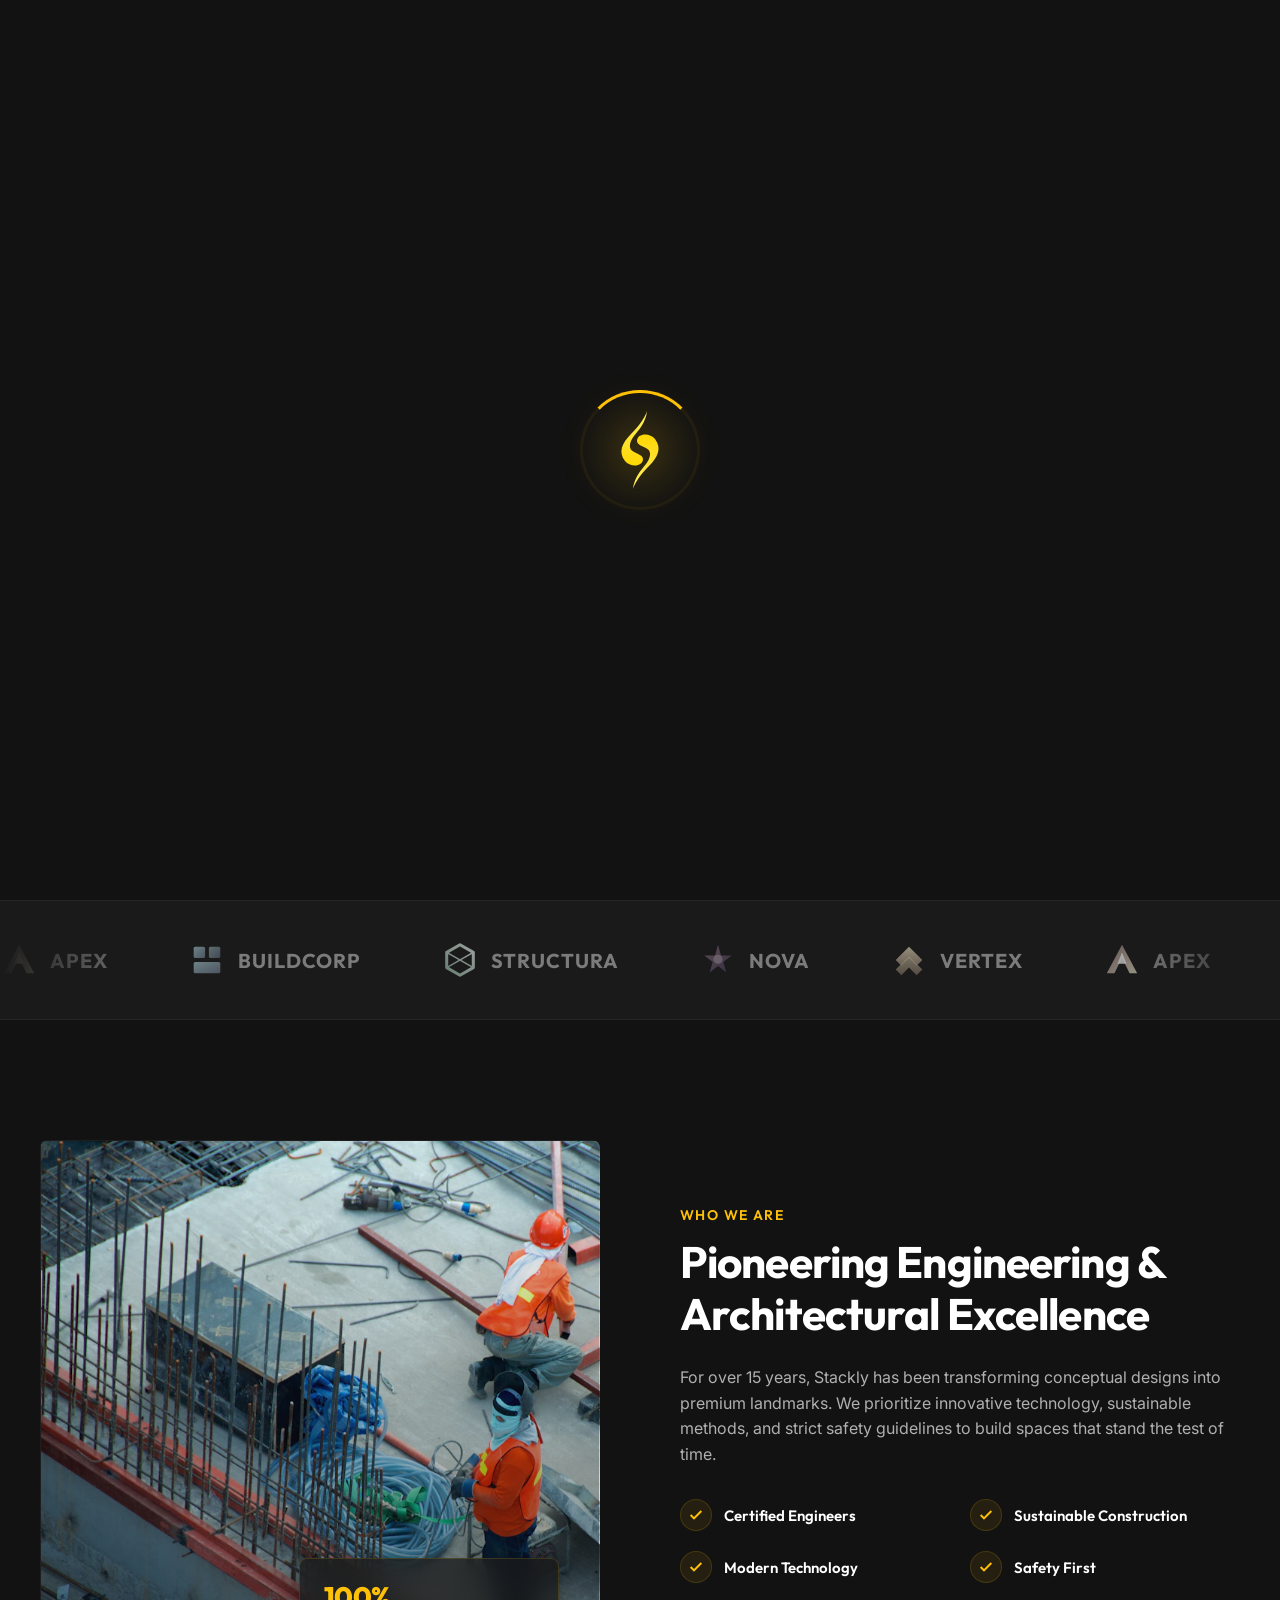
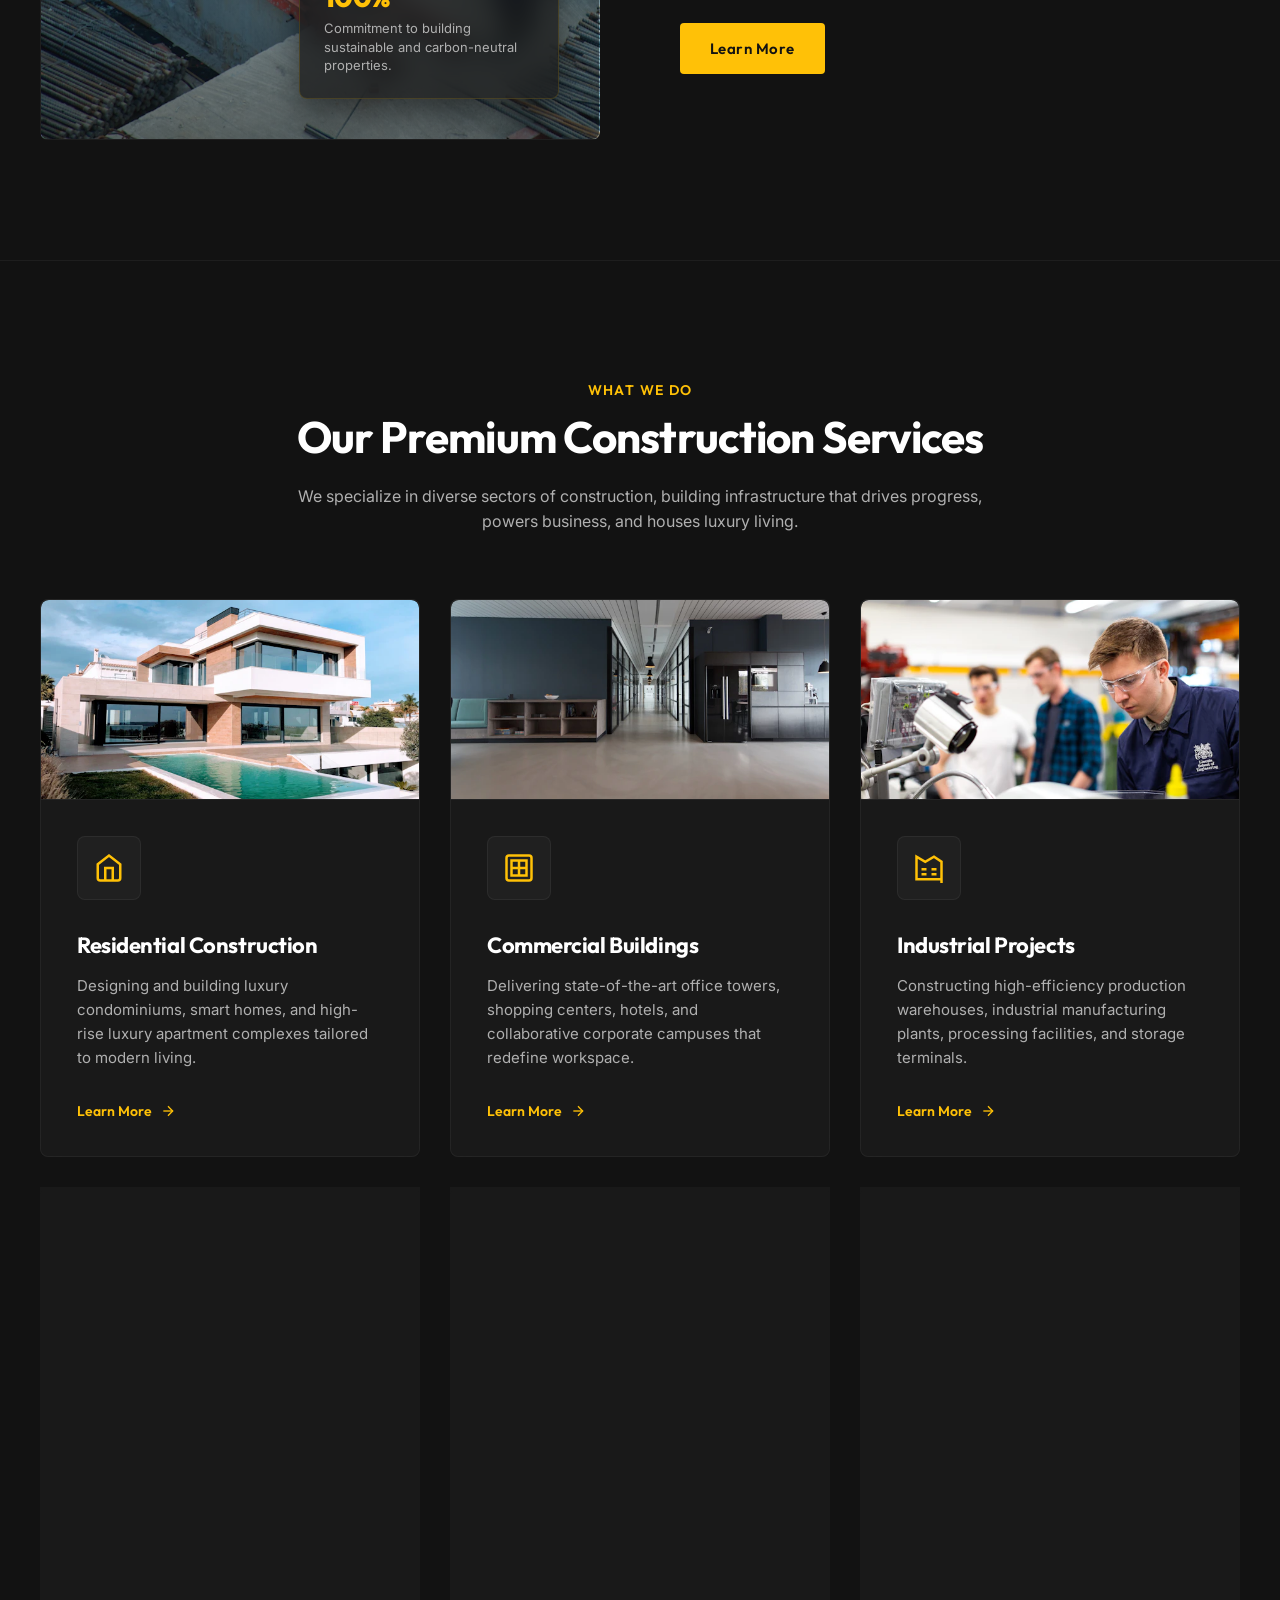
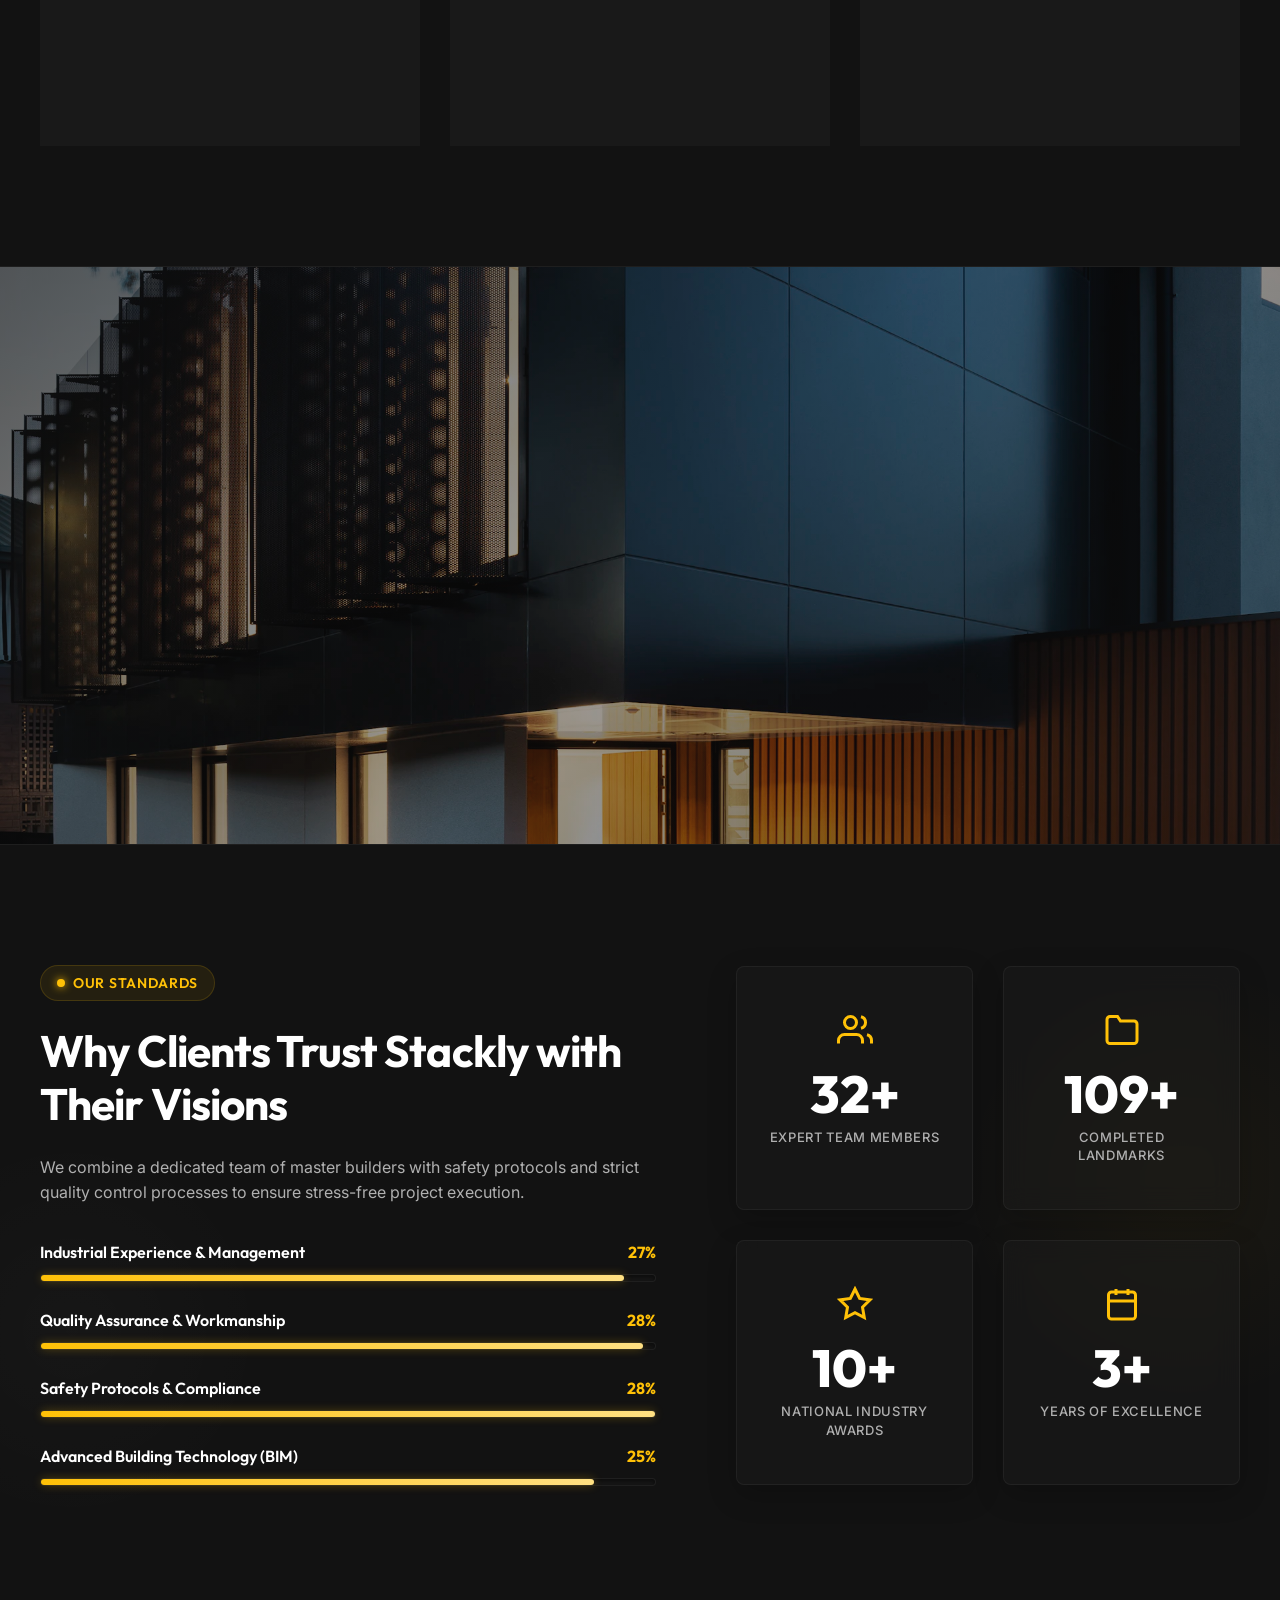
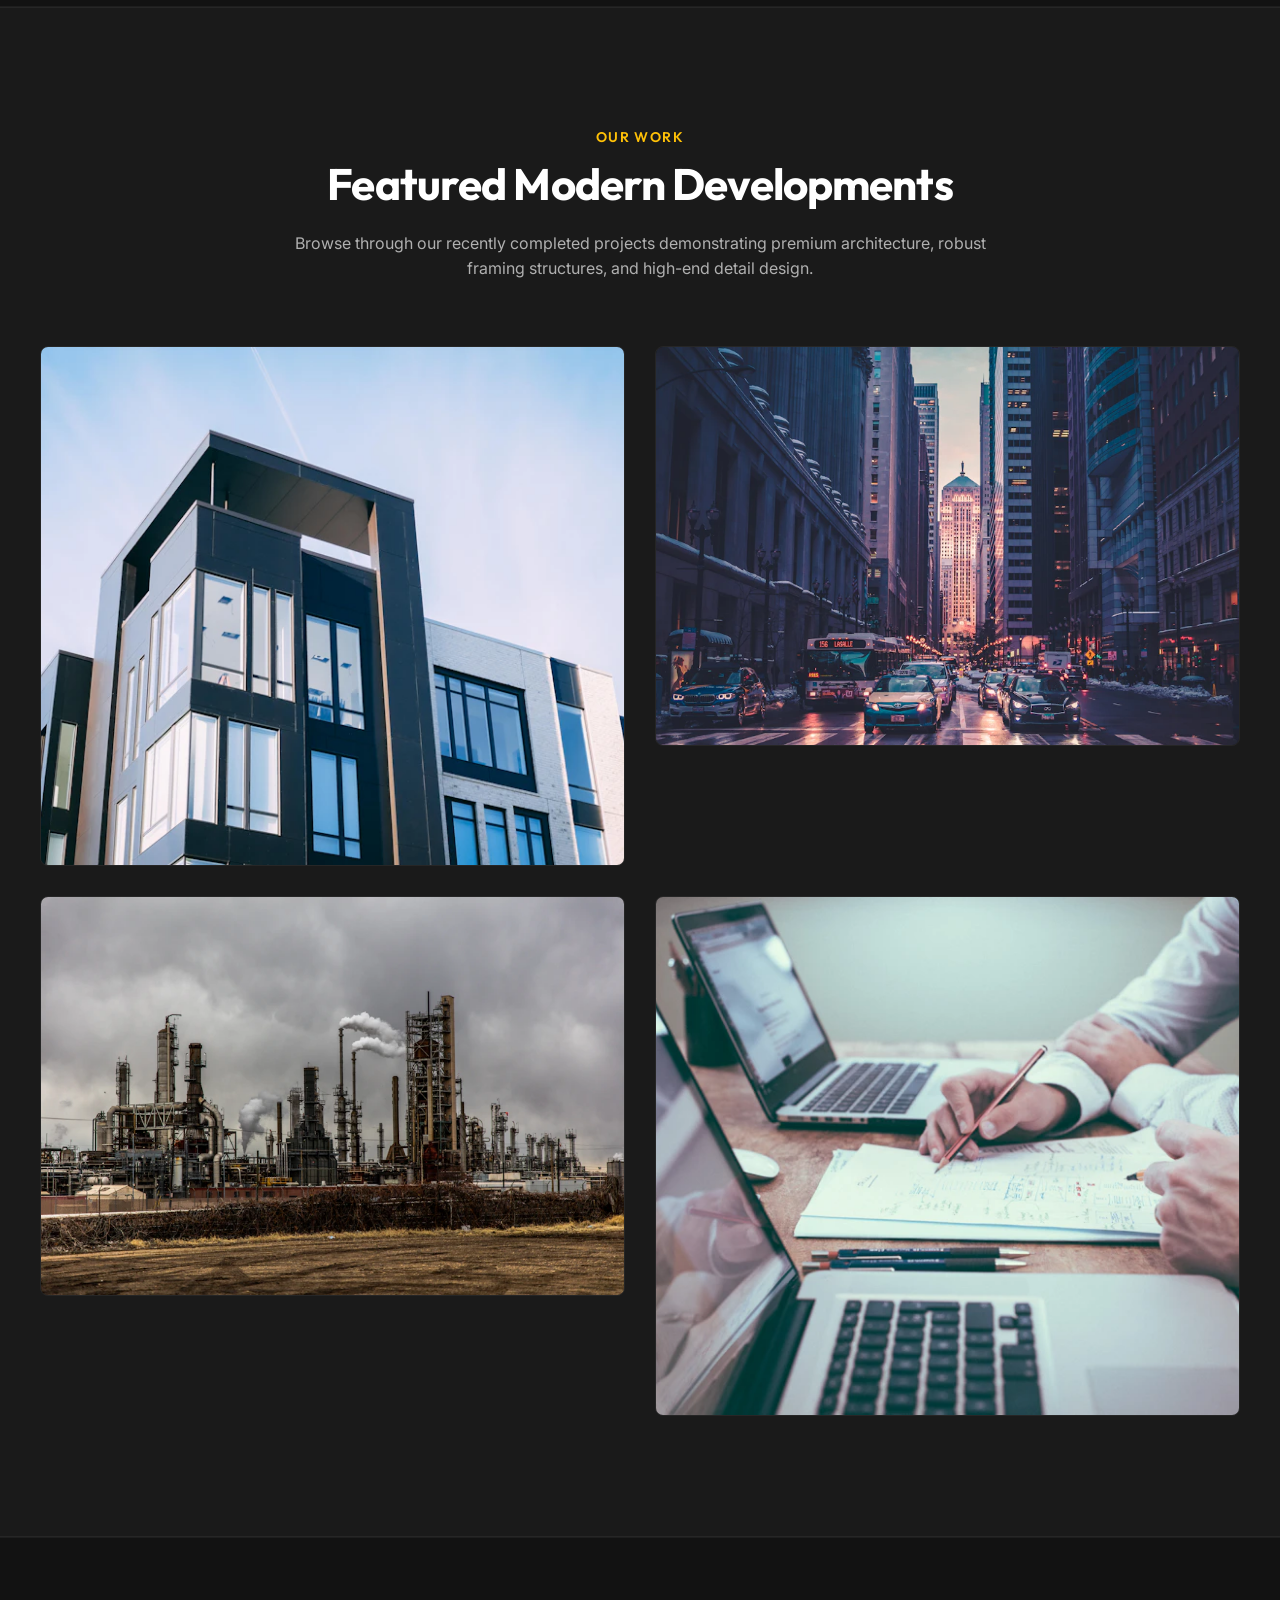
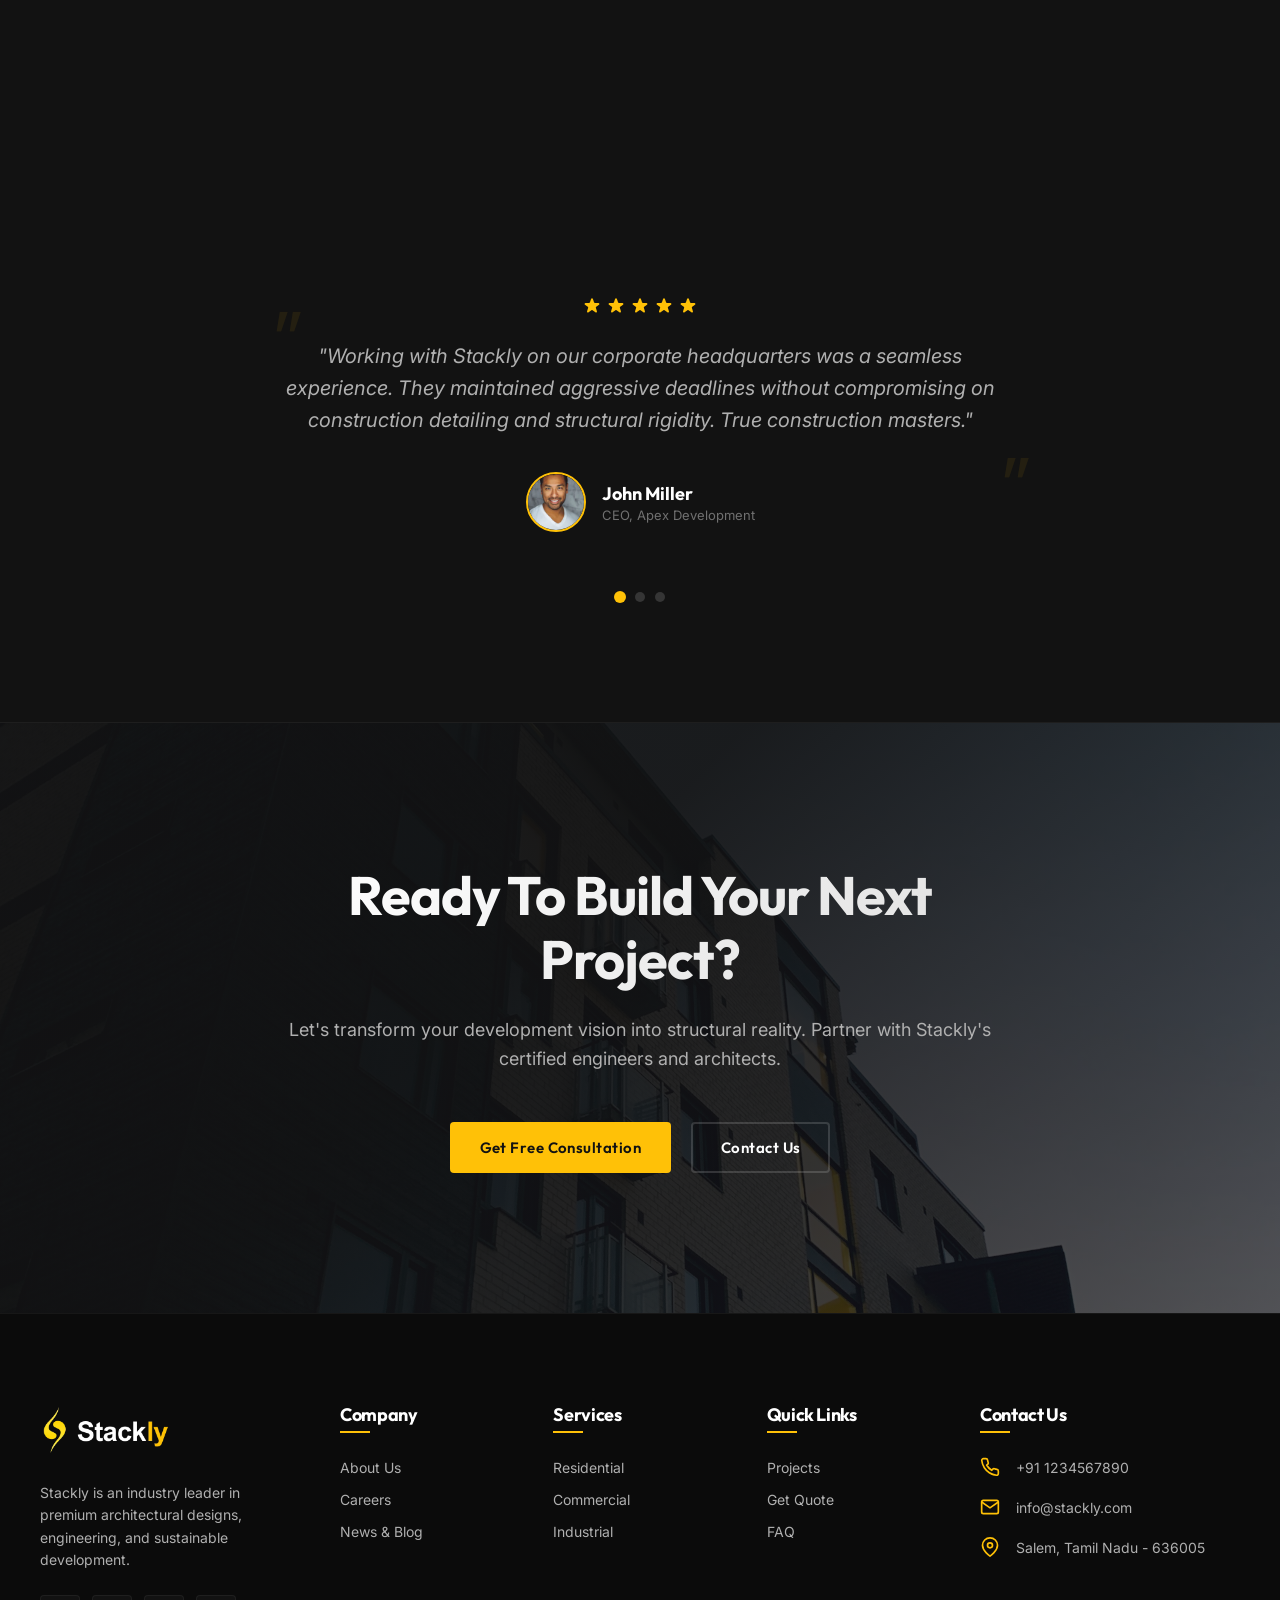
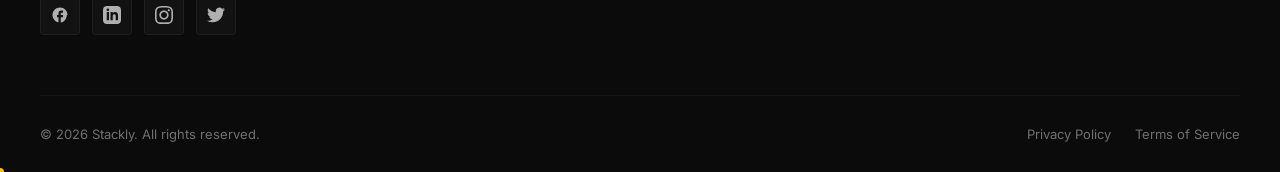
<file: index.html>
<!DOCTYPE html> 
<html lang="en">
<head>
  <meta charset="UTF-8">
  <meta name="viewport" content="width=device-width, initial-scale=1.0">
  <meta name="description"
    content="Stackly is a premium, modern construction company delivering world-class residential, commercial, and industrial landmarks with certified safety standards.">
  <meta name="keywords"
    content="Stackly, Construction Company, Corporate Construction, Premium Builders, Architecture, Project Management">
  <meta name="author" content="Stackly">

  <!-- Open Graph Meta Tags -->
  <meta property="og:title" content="Stackly | Building Tomorrow's Landmarks Today">
  <meta property="og:description"
    content="Premium corporate construction solutions for residential, commercial, and industrial projects.">
  <meta property="og:type" content="website">
  <meta property="og:image"
    content="assets/og-image.webp">

  <title>Stackly | Building Tomorrow's Landmarks Today</title>

  <!-- Preconnect to Google Fonts -->
  <link rel="preconnect" href="https://fonts.googleapis.com">
  <link rel="preconnect" href="https://fonts.gstatic.com" crossorigin>

  <!-- Main Stylesheet -->
  <link rel="stylesheet" href="style.css">
</head>

<body>

  <!-- ====================================
       LOADER SCREEN
       ==================================== -->
  <div class="loader-wrapper" id="loader">
    <div class="loader-container">
      <div class="loader-ring" aria-hidden="true"></div>
      <div class="loader-glow" aria-hidden="true"></div>
      <!-- Modern Flame S Logo for Loader -->
      <svg class="loader-logo" viewBox="0 0 100 160" xmlns="http://www.w3.org/2000/svg">
        <defs>
          <linearGradient id="loader-yellow" x1="0" y1="0" x2="0" y2="1">
            <stop offset="0%" stop-color="#FFF066" />
            <stop offset="100%" stop-color="#FFD600" />
          </linearGradient>
        </defs>
        <g fill="url(#loader-yellow)">
          <path
            d="M 64,2 C 60,15 48,32 32,48 C 14,66 6,84 20,102 C 30,115 56,114 56,98 C 56,90 44,88 35,82 C 26,76 30,62 38,52 C 46,42 62,25 64,2 Z" />
          <path
            d="M 64,2 C 60,15 48,32 32,48 C 14,66 6,84 20,102 C 30,115 56,114 56,98 C 56,90 44,88 35,82 C 26,76 30,62 38,52 C 46,42 62,25 64,2 Z"
            transform="rotate(180, 50, 80)" />
        </g>
      </svg>
    </div>
  </div>
  <script>document.body.classList.add('menu-open');</script>

  <!-- ====================================
       STICKY HEADER / NAVBAR
       ==================================== -->
  <header class="header" id="header" role="banner">
    <div class="container nav-container">
      <!-- Logo -->
      <a href="#home" class="logo" aria-label="Stackly Homepage">
        <img src="assets/stackly-logo.webp" alt="Stackly" class="logo-img" width="220" height="54">
      </a>
 
      <!-- Center Menu -->
      <nav class="nav-menu" role="navigation" aria-label="Main Navigation">
        <a href="#home" class="nav-link active">Home</a>
        <a href="about.html" class="nav-link">About</a>
        <a href="services.html" class="nav-link">Services</a>
        <a href="projects.html" class="nav-link">Projects</a>
        <a href="blog.html" class="nav-link">Blog</a>
        <a href="contact.html" class="nav-link">Contact</a>
      </nav>

      <!-- Right Action Button -->
      <div class="nav-actions">
        <a href="404.html" class="btn btn-primary" id="quote-btn">Get Quote</a>
        <!-- Mobile Toggle Button -->
        <button class="nav-toggle" id="menu-toggle" aria-expanded="false" aria-controls="mobile-menu"
          aria-label="Toggle navigation menu">
          <span></span>
          <span></span>
          <span></span>
        </button>
      </div>
    </div>
  </header>

  <!-- Mobile Menu Overlay -->
  <div class="nav-overlay" id="mobile-menu" aria-hidden="true" role="dialog">
    <a href="#home" class="nav-link">Home</a>
    <a href="about.html" class="nav-link">About</a>
    <a href="services.html" class="nav-link">Services</a>
    <a href="projects.html" class="nav-link">Projects</a>
    <a href="blog.html" class="nav-link">Blog</a>
    <a href="contact.html" class="nav-link">Contact</a>
    <a href="404.html" class="btn btn-primary">Get Quote</a>
  </div>

  <!-- ====================================
       HERO SECTION
       ==================================== -->
  <section class="hero" id="home">
    <!-- Animated background slideshow (5 WebP images of Luxury Buildings & Houses) -->
    <div class="hero-slideshow" aria-hidden="true">
      <div class="hero-slide"
        style="background-image: url('assets/hero-slide-1.webp');">
      </div>
      <div class="hero-slide"
        style="background-image: url('assets/hero-slide-2.webp');">
      </div>
      <div class="hero-slide"
        style="background-image: url('assets/hero-slide-3.webp');">
      </div>
      <div class="hero-slide"
        style="background-image: url('assets/hero-slide-4.webp');">
      </div>
      <div class="hero-slide"
        style="background-image: url('assets/hero-slide-5.webp');">
      </div>
    </div>
    <div class="hero-overlay" aria-hidden="true"></div>
    <div class="hero-glow-1" aria-hidden="true"></div>
    <div class="hero-glow-2" aria-hidden="true"></div>
    <div class="container">
      <!-- Left Content -->
      <div class="hero-content reveal">
        <div class="badge">Trusted Construction Experts</div>
        <h1 class="hero-title">
          <span>Building Tomorrow’s</span>
          <span class="text-yellow">Landmarks Today</span>
        </h1>
        <p class="hero-desc">
          Professional construction solutions for residential, commercial, and industrial projects. Combining
          engineering excellence with safety and sustainable design.
        </p>
        <div class="hero-actions">
          <a href="404.html" class="btn btn-primary">Get Started</a>
          <a href="#projects" class="btn btn-secondary">View Projects</a>
        </div>
      </div>

      <!-- Right Visuals & Floating Cards -->
      <div class="hero-visual reveal-right">
        <!-- Floating Card 1: Experience -->
        <div class="stat-card stat-card-1">
          <div class="stat-icon">
            <svg viewBox="0 0 24 24" width="24" height="24" fill="none" stroke="currentColor" stroke-width="2">
              <path d="M12 2v20M17 5H9.5a3.5 3.5 0 0 0 0 7h5a3.5 3.5 0 0 1 0 7H6" />
            </svg>
          </div>
          <div class="stat-info">
            <div class="stat-num">15+</div>
            <div class="stat-lbl">Years Experience</div>
          </div>
        </div>

        <!-- Floating Card 2: Projects -->
        <div class="stat-card stat-card-2">
          <div class="stat-icon">
            <svg viewBox="0 0 24 24" width="24" height="24" fill="none" stroke="currentColor" stroke-width="2">
              <path d="M22 19a2 2 0 0 1-2 2H4a2 2 0 0 1-2-2V5a2 2 0 0 1 2-2h5l2 3h9a2 2 0 0 1 2 2z" />
            </svg>
          </div>
          <div class="stat-info">
            <div class="stat-num">500+</div>
            <div class="stat-lbl">Completed Projects</div>
          </div>
        </div>

        <!-- Floating Card 3: Engineers -->
        <div class="stat-card stat-card-3">
          <div class="stat-icon">
            <svg viewBox="0 0 24 24" width="24" height="24" fill="none" stroke="currentColor" stroke-width="2">
              <path d="M17 21v-2a4 4 0 0 0-4-4H5a4 4 0 0 0-4 4v2" />
              <circle cx="9" cy="7" r="4" />
              <path d="M23 21v-2a4 4 0 0 0-3-3.87" />
              <path d="M16 3.13a4 4 0 0 1 0 7.75" />
            </svg>
          </div>
          <div class="stat-info">
            <div class="stat-num">120+</div>
            <div class="stat-lbl">Expert Engineers</div>
          </div>
        </div>

        <!-- Floating Card 4: Satisfaction -->
        <div class="stat-card stat-card-4">
          <div class="stat-icon">
            <svg viewBox="0 0 24 24" width="24" height="24" fill="none" stroke="currentColor" stroke-width="2">
              <path
                d="M14 9V5a3 3 0 0 0-3-3l-4 9v11h11.28a2 2 0 0 0 2-1.7l1.38-9a2 2 0 0 0-2-2.3zM7 22H4a2 2 0 0 1-2-2v-7a2 2 0 0 1 2-2h3" />
            </svg>
          </div>
          <div class="stat-info">
            <div class="stat-num">98%</div>
            <div class="stat-lbl">Client Satisfaction</div>
          </div>
        </div>
      </div>
    </div>
  </section>

  <!-- ====================================
       TRUSTED BRANDS SECTION
       ==================================== -->
  <section class="trusted-brands" aria-label="Our Trusted Partners">
    <div class="brands-slider">
      <div class="brands-track">
        <!-- Logo 1: Apex -->
        <div class="brand-item">
          <svg class="brand-logo" viewBox="0 0 100 100" xmlns="http://www.w3.org/2000/svg">
            <defs>
              <linearGradient id="apex-grad" x1="0%" y1="0%" x2="100%" y2="100%">
                <stop offset="0%" stop-color="#FF5252" />
                <stop offset="100%" stop-color="#FFD740" />
              </linearGradient>
            </defs>
            <path d="M 50,10 L 90,85 L 70,85 L 50,45 L 30,85 L 10,85 Z" fill="url(#apex-grad)" />
            <path d="M 50,30 L 62,60 L 38,60 Z" fill="#FFFFFF" opacity="0.9" />
          </svg>
          <span class="brand-name">Apex</span>
        </div>
        <!-- Logo 2: BuildCorp -->
        <div class="brand-item">
          <svg class="brand-logo" viewBox="0 0 100 100" xmlns="http://www.w3.org/2000/svg">
            <defs>
              <linearGradient id="build-grad" x1="0%" y1="0%" x2="100%" y2="100%">
                <stop offset="0%" stop-color="#00E5FF" />
                <stop offset="100%" stop-color="#2979FF" />
              </linearGradient>
            </defs>
            <rect x="15" y="15" width="30" height="30" rx="4" fill="url(#build-grad)" />
            <rect x="55" y="15" width="30" height="30" rx="4" fill="url(#build-grad)" opacity="0.8" />
            <rect x="15" y="55" width="70" height="30" rx="4" fill="url(#build-grad)" />
          </svg>
          <span class="brand-name">BuildCorp</span>
        </div>
        <!-- Logo 3: Structura -->
        <div class="brand-item">
          <svg class="brand-logo" viewBox="0 0 100 100" xmlns="http://www.w3.org/2000/svg">
            <defs>
              <linearGradient id="struct-grad" x1="0%" y1="100%" x2="100%" y2="0%">
                <stop offset="0%" stop-color="#00E676" />
                <stop offset="100%" stop-color="#B9F6CA" />
              </linearGradient>
            </defs>
            <polygon points="50,10 85,30 85,70 50,90 15,70 15,30" fill="none" stroke="url(#struct-grad)" stroke-width="8" stroke-linejoin="round" />
            <line x1="50" y1="10" x2="50" y2="90" stroke="url(#struct-grad)" stroke-width="4" />
            <line x1="15" y1="30" x2="85" y2="70" stroke="url(#struct-grad)" stroke-width="4" />
            <line x1="15" y1="70" x2="85" y2="30" stroke="url(#struct-grad)" stroke-width="4" />
          </svg>
          <span class="brand-name">Structura</span>
        </div>
        <!-- Logo 4: Nova -->
        <div class="brand-item">
          <svg class="brand-logo" viewBox="0 0 100 100" xmlns="http://www.w3.org/2000/svg">
            <defs>
              <linearGradient id="nova-grad" x1="0%" y1="0%" x2="100%" y2="100%">
                <stop offset="0%" stop-color="#FF4081" />
                <stop offset="100%" stop-color="#651FFF" />
              </linearGradient>
            </defs>
            <path d="M 50,10 L 58,38 L 86,38 L 64,55 L 72,83 L 50,66 L 28,83 L 36,55 L 14,38 L 42,38 Z" fill="url(#nova-grad)" />
            <circle cx="50" cy="48" r="12" fill="#FFFFFF" opacity="0.3" />
          </svg>
          <span class="brand-name">Nova</span>
        </div>
        <!-- Logo 5: Vertex -->
        <div class="brand-item">
          <svg class="brand-logo" viewBox="0 0 100 100" xmlns="http://www.w3.org/2000/svg">
            <defs>
              <linearGradient id="vertex-grad" x1="0%" y1="0%" x2="0%" y2="100%">
                <stop offset="0%" stop-color="#FFD600" />
                <stop offset="100%" stop-color="#FF6D00" />
              </linearGradient>
            </defs>
            <path d="M 50,15 L 85,50 L 70,65 L 50,45 L 30,65 L 15,50 Z" fill="url(#vertex-grad)" />
            <path d="M 50,40 L 85,75 L 70,90 L 50,70 L 30,90 L 15,75 Z" fill="url(#vertex-grad)" opacity="0.75" />
          </svg>
          <span class="brand-name">Vertex</span>
        </div>

        <!-- Duplicate Set for Continuous Sliding Marquee -->
        <!-- Logo 1: Apex -->
        <div class="brand-item">
          <svg class="brand-logo" viewBox="0 0 100 100" xmlns="http://www.w3.org/2000/svg">
            <defs>
              <linearGradient id="apex-grad-dup" x1="0%" y1="0%" x2="100%" y2="100%">
                <stop offset="0%" stop-color="#FF5252" />
                <stop offset="100%" stop-color="#FFD740" />
              </linearGradient>
            </defs>
            <path d="M 50,10 L 90,85 L 70,85 L 50,45 L 30,85 L 10,85 Z" fill="url(#apex-grad-dup)" />
            <path d="M 50,30 L 62,60 L 38,60 Z" fill="#FFFFFF" opacity="0.9" />
          </svg>
          <span class="brand-name">Apex</span>
        </div>
        <!-- Logo 2: BuildCorp -->
        <div class="brand-item">
          <svg class="brand-logo" viewBox="0 0 100 100" xmlns="http://www.w3.org/2000/svg">
            <defs>
              <linearGradient id="build-grad-dup" x1="0%" y1="0%" x2="100%" y2="100%">
                <stop offset="0%" stop-color="#00E5FF" />
                <stop offset="100%" stop-color="#2979FF" />
              </linearGradient>
            </defs>
            <rect x="15" y="15" width="30" height="30" rx="4" fill="url(#build-grad-dup)" />
            <rect x="55" y="15" width="30" height="30" rx="4" fill="url(#build-grad-dup)" opacity="0.8" />
            <rect x="15" y="55" width="70" height="30" rx="4" fill="url(#build-grad-dup)" />
          </svg>
          <span class="brand-name">BuildCorp</span>
        </div>
        <!-- Logo 3: Structura -->
        <div class="brand-item">
          <svg class="brand-logo" viewBox="0 0 100 100" xmlns="http://www.w3.org/2000/svg">
            <defs>
              <linearGradient id="struct-grad-dup" x1="0%" y1="100%" x2="100%" y2="0%">
                <stop offset="0%" stop-color="#00E676" />
                <stop offset="100%" stop-color="#B9F6CA" />
              </linearGradient>
            </defs>
            <polygon points="50,10 85,30 85,70 50,90 15,70 15,30" fill="none" stroke="url(#struct-grad-dup)" stroke-width="8" stroke-linejoin="round" />
            <line x1="50" y1="10" x2="50" y2="90" stroke="url(#struct-grad-dup)" stroke-width="4" />
            <line x1="15" y1="30" x2="85" y2="70" stroke="url(#struct-grad-dup)" stroke-width="4" />
            <line x1="15" y1="70" x2="85" y2="30" stroke="url(#struct-grad-dup)" stroke-width="4" />
          </svg>
          <span class="brand-name">Structura</span>
        </div>
        <!-- Logo 4: Nova -->
        <div class="brand-item">
          <svg class="brand-logo" viewBox="0 0 100 100" xmlns="http://www.w3.org/2000/svg">
            <defs>
              <linearGradient id="nova-grad-dup" x1="0%" y1="0%" x2="100%" y2="100%">
                <stop offset="0%" stop-color="#FF4081" />
                <stop offset="100%" stop-color="#651FFF" />
              </linearGradient>
            </defs>
            <path d="M 50,10 L 58,38 L 86,38 L 64,55 L 72,83 L 50,66 L 28,83 L 36,55 L 14,38 L 42,38 Z" fill="url(#nova-grad-dup)" />
            <circle cx="50" cy="48" r="12" fill="#FFFFFF" opacity="0.3" />
          </svg>
          <span class="brand-name">Nova</span>
        </div>
        <!-- Logo 5: Vertex -->
        <div class="brand-item">
          <svg class="brand-logo" viewBox="0 0 100 100" xmlns="http://www.w3.org/2000/svg">
            <defs>
              <linearGradient id="vertex-grad-dup" x1="0%" y1="0%" x2="0%" y2="100%">
                <stop offset="0%" stop-color="#FFD600" />
                <stop offset="100%" stop-color="#FF6D00" />
              </linearGradient>
            </defs>
            <path d="M 50,15 L 85,50 L 70,65 L 50,45 L 30,65 L 15,50 Z" fill="url(#vertex-grad-dup)" />
            <path d="M 50,40 L 85,75 L 70,90 L 50,70 L 30,90 L 15,75 Z" fill="url(#vertex-grad-dup)" opacity="0.75" />
          </svg>
          <span class="brand-name">Vertex</span>
        </div>
      </div>
    </div>
  </section>

  <!-- ====================================
       ABOUT PREVIEW SECTION
       ==================================== -->
  <section class="about-preview section-padding" id="about">
    <div class="container">
      <!-- Left column: Visuals -->
      <div class="about-visual reveal-left">
        <div class="about-visual-overlay"></div>

        <!-- Floating badge -->
        <div class="about-badge-floating">
          <h4>100%</h4>
          <p>Commitment to building sustainable and carbon-neutral properties.</p>
        </div>
      </div>

      <!-- Right column: Text details -->
      <div class="about-content reveal-right">
        <span class="section-subtitle">Who We Are</span>
        <h2 class="about-title">Pioneering Engineering & Architectural Excellence</h2>
        <p class="about-desc">
          For over 15 years, Stackly has been transforming conceptual designs into premium landmarks. We prioritize
          innovative technology, sustainable methods, and strict safety guidelines to build spaces that stand the test
          of time.
        </p>

        <!-- Feature checkboxes list -->
        <div class="about-features">
          <div class="about-feature-item">
            <div class="feature-icon-wrapper" aria-hidden="true">
              <svg viewBox="0 0 24 24" width="16" height="16" fill="none" stroke="currentColor" stroke-width="3">
                <polyline points="20 6 9 17 4 12" />
              </svg>
            </div>
            <span>Certified Engineers</span>
          </div>

          <div class="about-feature-item">
            <div class="feature-icon-wrapper" aria-hidden="true">
              <svg viewBox="0 0 24 24" width="16" height="16" fill="none" stroke="currentColor" stroke-width="3">
                <polyline points="20 6 9 17 4 12" />
              </svg>
            </div>
            <span>Sustainable Construction</span>
          </div>

          <div class="about-feature-item">
            <div class="feature-icon-wrapper" aria-hidden="true">
              <svg viewBox="0 0 24 24" width="16" height="16" fill="none" stroke="currentColor" stroke-width="3">
                <polyline points="20 6 9 17 4 12" />
              </svg>
            </div>
            <span>Modern Technology</span>
          </div>

          <div class="about-feature-item">
            <div class="feature-icon-wrapper" aria-hidden="true">
              <svg viewBox="0 0 24 24" width="16" height="16" fill="none" stroke="currentColor" stroke-width="3">
                <polyline points="20 6 9 17 4 12" />
              </svg>
            </div>
            <span>Safety First</span>
          </div>
        </div>

        <a href="about.html" class="btn btn-primary">Learn More</a>
      </div>
    </div>
  </section>

  <!-- ====================================
       SERVICES SECTION
       ==================================== -->
  <section class="services section-padding" id="services">
    <div class="container">
      <div class="section-header text-center reveal">
        <span class="section-subtitle">What We Do</span>
        <h2 class="section-title">Our Premium Construction Services</h2>
        <p class="section-desc">
          We specialize in diverse sectors of construction, building infrastructure that drives progress, powers
          business, and houses luxury living.
        </p>
      </div>

      <!-- Services Grid (6 cards) -->
      <div class="services-grid">
        <!-- Service 1: Residential Construction -->
        <div class="service-card reveal">
          <div class="service-card-img-wrapper">
            <img class="service-card-img"
              src="assets/service-residential.webp"
              alt="Premium modern residential villa exterior structural design" loading="lazy">
          </div>
          <div class="service-card-content">
            <div class="service-icon" aria-hidden="true">
              <svg viewBox="0 0 24 24" fill="none" stroke="currentColor" stroke-width="2">
                <path d="M3 9l9-7 9 7v11a2 2 0 0 1-2 2H5a2 2 0 0 1-2-2z" />
                <polyline points="9 22 9 12 15 12 15 22" />
              </svg>
            </div>
            <h3>Residential Construction</h3>
            <p>Designing and building luxury condominiums, smart homes, and high-rise luxury apartment complexes
              tailored to modern living.</p>
            <a href="services.html" class="btn-link">Learn More <svg fill="none" stroke="currentColor" stroke-width="2"
                viewBox="0 0 24 24">
                <line x1="5" y1="12" x2="19" y2="12" />
                <polyline points="12 5 19 12 12 19" />
              </svg></a>
          </div>
        </div>

        <!-- Service 2: Commercial Buildings -->
        <div class="service-card reveal delay-100">
          <div class="service-card-img-wrapper">
            <img class="service-card-img"
              src="assets/service-commercial.webp"
              alt="Modern corporate skyscraper building towers" loading="lazy">
          </div>
          <div class="service-card-content">
            <div class="service-icon" aria-hidden="true">
              <svg viewBox="0 0 24 24" fill="none" stroke="currentColor" stroke-width="2">
                <rect x="2" y="2" width="20" height="20" rx="2" ry="2" />
                <rect x="6" y="6" width="12" height="12" />
                <line x1="6" y1="12" x2="18" y2="12" />
                <line x1="12" y1="6" x2="12" y2="18" />
              </svg>
            </div>
            <h3>Commercial Buildings</h3>
            <p>Delivering state-of-the-art office towers, shopping centers, hotels, and collaborative corporate campuses
              that redefine workspace.</p>
            <a href="services.html" class="btn-link">Learn More <svg fill="none" stroke="currentColor" stroke-width="2"
                viewBox="0 0 24 24">
                <line x1="5" y1="12" x2="19" y2="12" />
                <polyline points="12 5 19 12 12 19" />
              </svg></a>
          </div>
        </div>

        <!-- Service 3: Industrial Projects -->
        <div class="service-card reveal delay-200">
          <div class="service-card-img-wrapper">
            <img class="service-card-img"
              src="assets/service-industrial.webp"
              alt="Industrial factory processing columns and piping" loading="lazy">
          </div>
          <div class="service-card-content">
            <div class="service-icon" aria-hidden="true">
              <svg viewBox="0 0 24 24" fill="none" stroke="currentColor" stroke-width="2">
                <path d="M22 21H2V3l7 4 7-4 6 4v18z" />
                <path d="M14 17h4" />
                <path d="M14 13h4" />
                <path d="M6 17h4" />
                <path d="M6 13h4" />
              </svg>
            </div>
            <h3>Industrial Projects</h3>
            <p>Constructing high-efficiency production warehouses, industrial manufacturing plants, processing
              facilities, and storage terminals.</p>
            <a href="services.html" class="btn-link">Learn More <svg fill="none" stroke="currentColor" stroke-width="2"
                viewBox="0 0 24 24">
                <line x1="5" y1="12" x2="19" y2="12" />
                <polyline points="12 5 19 12 12 19" />
              </svg></a>
          </div>
        </div>

        <!-- Service 4: Architecture Design -->
        <div class="service-card reveal">
          <div class="service-card-img-wrapper">
            <img class="service-card-img"
              src="assets/service-renovation.webp"
              alt="Architectural design drawings and blueprints layout" loading="lazy">
          </div>
          <div class="service-card-content">
            <div class="service-icon" aria-hidden="true">
              <svg viewBox="0 0 24 24" fill="none" stroke="currentColor" stroke-width="2">
                <polygon points="12 2 2 22 22 22" />
                <circle cx="12" cy="13" r="3" />
              </svg>
            </div>
            <h3>Architecture Design</h3>
            <p>Creating visionary blueprints and blueprints layout modeling that combine architectural luxury with
              resource-efficient parameters.</p>
            <a href="services.html" class="btn-link">Learn More <svg fill="none" stroke="currentColor" stroke-width="2"
                viewBox="0 0 24 24">
                <line x1="5" y1="12" x2="19" y2="12" />
                <polyline points="12 5 19 12 12 19" />
              </svg></a>
          </div>
        </div>

        <!-- Service 5: Renovation Services -->
        <div class="service-card reveal delay-100">
          <div class="service-card-img-wrapper">
            <img class="service-card-img"
              src="assets/service-project-management.webp"
              alt="Home interior structural renovation works" loading="lazy">
          </div>
          <div class="service-card-content">
            <div class="service-icon" aria-hidden="true">
              <svg viewBox="0 0 24 24" fill="none" stroke="currentColor" stroke-width="2">
                <path
                  d="M14.7 6.3a1 1 0 0 0 0 1.4l1.6 1.6a1 1 0 0 0 1.4 0l3.77-3.77a6 6 0 0 1-7.94 7.94l-6.91 6.91a2.12 2.12 0 0 1-3-3l6.91-6.91a6 6 0 0 1 7.94-7.94l-3.76 3.76z" />
              </svg>
            </div>
            <h3>Renovation Services</h3>
            <p>Revitalizing dated buildings through structural retrofitting, interior transformations, and environmental
              facade modernization upgrades.</p>
            <a href="services.html" class="btn-link">Learn More <svg fill="none" stroke="currentColor" stroke-width="2"
                viewBox="0 0 24 24">
                <line x1="5" y1="12" x2="19" y2="12" />
                <polyline points="12 5 19 12 12 19" />
              </svg></a>
          </div>
        </div>

        <!-- Service 6: Project Management -->
        <div class="service-card reveal delay-200">
          <div class="service-card-img-wrapper">
            <img class="service-card-img"
              src="assets/service-architecture.webp"
              alt="Site engineering project manager organizing construction tasks" loading="lazy">
          </div>
          <div class="service-card-content">
            <div class="service-icon" aria-hidden="true">
              <svg viewBox="0 0 24 24" fill="none" stroke="currentColor" stroke-width="2">
                <path d="M16 4h2a2 2 0 0 1 2 2v14a2 2 0 0 1-2 2H6a2 2 0 0 1-2-2V6a2 2 0 0 1 2-2h2" />
                <rect x="8" y="2" width="8" height="4" rx="1" ry="1" />
                <path d="M9 14h6" />
                <path d="M9 18h6" />
                <path d="M9 10h3" />
              </svg>
            </div>
            <h3>Project Management</h3>
            <p>Strict oversight of procurement, quality control, scheduling milestones, budgeting, and safety compliance
              throughout project phases.</p>
            <a href="services.html" class="btn-link">Learn More <svg fill="none" stroke="currentColor" stroke-width="2"
                viewBox="0 0 24 24">
                <line x1="5" y1="12" x2="19" y2="12" />
                <polyline points="12 5 19 12 12 19" />
              </svg></a>
          </div>
        </div>
      </div>
    </div>
  </section>

  <!-- ====================================
       WATCH OUR STORY SECTION
       ==================================== -->
       <section class="story-video" id="our-story" aria-label="Watch Our Story">
        <div class="story-video-bg" role="img"
          aria-label="Modern house surrounded by lush green lawn and garden hedges"></div>
        <div class="story-video-overlay"></div>
        <div class="container story-video-inner reveal">
          <div class="story-video-text">
            <span class="section-subtitle">Our Journey</span>
            <h2 class="story-video-title">Watch Our Story</h2>
            <p class="story-video-desc">
              Discover how <span class="story-highlight">Stackly</span> grew from a small engineering team into a
              <span class="story-highlight">trusted leader in premium construction</span> — turning bold visions into
              landmark structures across residential, commercial, and industrial sectors worldwide.
            </p>
            <ul class="story-highlights">
              <li class="story-highlight-item">
                <span class="story-highlight-icon" aria-hidden="true">
                  <svg viewBox="0 0 24 24" width="14" height="14" fill="none" stroke="currentColor" stroke-width="3">
                    <polyline points="20 6 9 17 4 12" />
                  </svg>
                </span>
                <span><strong class="story-highlight">15+ Years</strong> of engineering &amp; architectural excellence</span>
              </li>
              <li class="story-highlight-item">
                <span class="story-highlight-icon" aria-hidden="true">
                  <svg viewBox="0 0 24 24" width="14" height="14" fill="none" stroke="currentColor" stroke-width="3">
                    <polyline points="20 6 9 17 4 12" />
                  </svg>
                </span>
                <span><strong class="story-highlight">LEED Certified</strong> sustainable &amp; green building practices</span>
              </li>
              <li class="story-highlight-item">
                <span class="story-highlight-icon" aria-hidden="true">
                  <svg viewBox="0 0 24 24" width="14" height="14" fill="none" stroke="currentColor" stroke-width="3">
                    <polyline points="20 6 9 17 4 12" />
                  </svg>
                </span>
                <span><strong class="story-highlight">Safety First</strong> with zero-compromise site standards</span>
              </li>
            </ul>
          </div>
          <div class="story-video-action">
            <a href="404.html" class="story-play-btn" aria-label="Play Our Story video">
              <span class="story-play-pulse story-play-pulse-1" aria-hidden="true"></span>
              <span class="story-play-pulse story-play-pulse-2" aria-hidden="true"></span>
              <span class="story-play-icon" aria-hidden="true">
                <svg viewBox="0 0 24 24" fill="currentColor">
                  <path d="M8 5v14l11-7z" />
                </svg>
              </span>
            </a>
            <span class="story-play-label">Our Story</span>
          </div>
        </div>
      </section>

  <!-- ====================================
       WHY CHOOSE US SECTION
       ==================================== -->
  <section class="why-choose-us section-padding" id="why-choose-us">
    <div class="container">
      <!-- Left side: Text and skills/progress bars -->
      <div class="why-info reveal-left">
        <span class="badge">Our Standards</span>
        <h2>Why Clients Trust Stackly with Their Visions</h2>
        <p class="lead">
          We combine a dedicated team of master builders with safety protocols and strict quality control processes to
          ensure stress-free project execution.
        </p>

        <!-- Progress Bars -->
        <div class="skills-wrapper">
          <!-- Item 1: Experience -->
          <div class="skill-item">
            <div class="skill-header">
              <span class="skill-title">Industrial Experience & Management</span>
              <span class="skill-percentage" data-target="95">0%</span>
            </div>
            <div class="progress-bar-bg" aria-hidden="true">
              <div class="progress-bar" data-width="95%"></div>
            </div>
          </div>

          <!-- Item 2: Quality Assurance -->
          <div class="skill-item">
            <div class="skill-header">
              <span class="skill-title">Quality Assurance & Workmanship</span>
              <span class="skill-percentage" data-target="98">0%</span>
            </div>
            <div class="progress-bar-bg" aria-hidden="true">
              <div class="progress-bar" data-width="98%"></div>
            </div>
          </div>

          <!-- Item 3: Safety Standards -->
          <div class="skill-item">
            <div class="skill-header">
              <span class="skill-title">Safety Protocols & Compliance</span>
              <span class="skill-percentage" data-target="100">0%</span>
            </div>
            <div class="progress-bar-bg" aria-hidden="true">
              <div class="progress-bar" data-width="100%"></div>
            </div>
          </div>

          <!-- Item 4: Advanced Technology -->
          <div class="skill-item">
            <div class="skill-header">
              <span class="skill-title">Advanced Building Technology (BIM)</span>
              <span class="skill-percentage" data-target="90">0%</span>
            </div>
            <div class="progress-bar-bg" aria-hidden="true">
              <div class="progress-bar" data-width="90%"></div>
            </div>
          </div>
        </div>
      </div>

      <!-- Right side: Counters block -->
      <div class="why-counters reveal-right">
        <!-- Counter 1: Expert Team -->
        <div class="counter-card">
          <div class="counter-icon" aria-hidden="true">
            <svg viewBox="0 0 24 24" fill="none" stroke="currentColor" stroke-width="2">
              <path d="M17 21v-2a4 4 0 0 0-4-4H5a4 4 0 0 0-4 4v2" />
              <circle cx="9" cy="7" r="4" />
              <path d="M23 21v-2a4 4 0 0 0-3-3.87" />
              <path d="M16 3.13a4 4 0 0 1 0 7.75" />
            </svg>
          </div>
          <div class="counter-number" data-target="150">0</div>
          <div class="counter-label">Expert Team Members</div>
        </div>

        <!-- Counter 2: Completed Projects -->
        <div class="counter-card">
          <div class="counter-icon" aria-hidden="true">
            <svg viewBox="0 0 24 24" fill="none" stroke="currentColor" stroke-width="2">
              <path d="M22 19a2 2 0 0 1-2 2H4a2 2 0 0 1-2-2V5a2 2 0 0 1 2-2h5l2 3h9a2 2 0 0 1 2 2z" />
            </svg>
          </div>
          <div class="counter-number" data-target="500">0</div>
          <div class="counter-label">Completed Landmarks</div>
        </div>

        <!-- Counter 3: Awards Won -->
        <div class="counter-card">
          <div class="counter-icon" aria-hidden="true">
            <svg viewBox="0 0 24 24" fill="none" stroke="currentColor" stroke-width="2">
              <polygon
                points="12 2 15.09 8.26 22 9.27 17 14.14 18.18 21.02 12 17.77 5.82 21.02 7 14.14 2 9.27 8.91 8.26 12 2" />
            </svg>
          </div>
          <div class="counter-number" data-target="50">0</div>
          <div class="counter-label">National Industry Awards</div>
        </div>

        <!-- Counter 4: Years Experience -->
        <div class="counter-card">
          <div class="counter-icon" aria-hidden="true">
            <svg viewBox="0 0 24 24" fill="none" stroke="currentColor" stroke-width="2">
              <rect x="3" y="4" width="18" height="18" rx="2" ry="2" />
              <line x1="16" y1="2" x2="16" y2="6" />
              <line x1="8" y1="2" x2="8" y2="6" />
              <line x1="3" y1="10" x2="21" y2="10" />
            </svg>
          </div>
          <div class="counter-number" data-target="15">0</div>
          <div class="counter-label">Years of Excellence</div>
        </div>
      </div>
    </div>
  </section>

  <!-- ====================================
       FEATURED PROJECTS SECTION
       ==================================== -->
  <section class="projects section-padding" id="projects">
    <div class="container">
      <div class="section-header text-center reveal">
        <span class="section-subtitle">Our Work</span>
        <h2 class="section-title">Featured Modern Developments</h2>
        <p class="section-desc">
          Browse through our recently completed projects demonstrating premium architecture, robust framing structures,
          and high-end detail design.
        </p>
      </div>

      <!-- Projects Masonry-like Grid -->
      <div class="projects-grid">
        <!-- Project 1: Tall -->
        <div class="project-item tall reveal">
          <img class="project-img"
            src="assets/project-1.webp"
            alt="Beautiful modern premium glass residential towers reflecting blue clouds" loading="lazy">
          <div class="project-overlay">
            <div class="project-meta">
              <span class="project-tag">Residential</span>
              <h3 class="project-title">The Horizon Residence Towers</h3>
              <a href="projects.html" class="project-link">View Details <svg fill="none" stroke="currentColor"
                  stroke-width="2" viewBox="0 0 24 24">
                  <line x1="5" y1="12" x2="19" y2="12" />
                  <polyline points="12 5 19 12 12 19" />
                </svg></a>
            </div>
          </div>
        </div>

        <!-- Project 2 -->
        <div class="project-item reveal">
          <img class="project-img"
            src="assets/project-2.webp"
            alt="Commercial Shopping Mall complex exterior illuminated with warm lights at night" loading="lazy">
          <div class="project-overlay">
            <div class="project-meta">
              <span class="project-tag">Commercial</span>
              <h3 class="project-title">Omnia Retail Complex & Plaza</h3>
              <a href="projects.html" class="project-link">View Details <svg fill="none" stroke="currentColor"
                  stroke-width="2" viewBox="0 0 24 24">
                  <line x1="5" y1="12" x2="19" y2="12" />
                  <polyline points="12 5 19 12 12 19" />
                </svg></a>
            </div>
          </div>
        </div>

        <!-- Project 3 -->
        <div class="project-item reveal">
          <img class="project-img"
            src="assets/project-3.webp"
            alt="Heavy duty mechanical equipment inside structural industrial processing plant" loading="lazy">
          <div class="project-overlay">
            <div class="project-meta">
              <span class="project-tag">Industrial</span>
              <h3 class="project-title">Apex Bio-Chemical Plant</h3>
              <a href="projects.html" class="project-link">View Details <svg fill="none" stroke="currentColor"
                  stroke-width="2" viewBox="0 0 24 24">
                  <line x1="5" y1="12" x2="19" y2="12" />
                  <polyline points="12 5 19 12 12 19" />
                </svg></a>
            </div>
          </div>
        </div>

        <!-- Project 4: Tall -->
        <div class="project-item tall reveal">
          <img class="project-img"
            src="assets/project-4.webp"
            alt="Modern commercial smart office glass tower corporate business district skyscraper" loading="lazy">
          <div class="project-overlay">
            <div class="project-meta">
              <span class="project-tag">Commercial</span>
              <h3 class="project-title">Metropolis Smart Office Hub</h3>
              <a href="projects.html" class="project-link">View Details <svg fill="none" stroke="currentColor"
                  stroke-width="2" viewBox="0 0 24 24">
                  <line x1="5" y1="12" x2="19" y2="12" />
                  <polyline points="12 5 19 12 12 19" />
                </svg></a>
            </div>
          </div>
        </div>
      </div>
    </div>
  </section>

  <!-- ====================================
       TESTIMONIALS SECTION
       ==================================== -->
  <section class="testimonials section-padding" aria-label="Client Testimonials">
    <div class="container">
      <div class="section-header text-center reveal">
        <span class="section-subtitle">Reviews</span>
        <h2 class="section-title">What Our Clients Say About Us</h2>
        <p class="section-desc">
          Read feedback from partners who entrusted Stackly with multi-million dollar residential, commercial, and
          industrial ventures.
        </p>
      </div>

      <!-- Testimonials Carousel Slider -->
      <div class="testimonials-carousel" id="testimonials-carousel">
        <div class="testimonials-track-container">
          <div class="testimonials-track" id="testimonials-track">

            <!-- Slide 1 -->
            <div class="testimonial-slide">
              <div class="testimonial-rating" aria-label="5 out of 5 stars">
                <svg viewBox="0 0 20 20" fill="currentColor" class="star">
                  <path
                    d="M9.049 2.927c.3-.921 1.603-.921 1.902 0l1.07 3.292a1 1 0 00.95.69h3.462c.969 0 1.371 1.24.588 1.81l-2.8 2.034a1 1 0 00-.364 1.118l1.07 3.292c.3.921-.755 1.688-1.54 1.118l-2.8-2.034a1 1 0 00-1.175 0l-2.8 2.034c-.784.57-1.838-.197-1.539-1.118l1.07-3.292a1 1 0 00-.364-1.118L2.98 8.72c-.783-.57-.38-1.81.588-1.81h3.461a1 1 0 00.951-.69l1.07-3.292z" />
                </svg>
                <svg viewBox="0 0 20 20" fill="currentColor" class="star">
                  <path
                    d="M9.049 2.927c.3-.921 1.603-.921 1.902 0l1.07 3.292a1 1 0 00.95.69h3.462c.969 0 1.371 1.24.588 1.81l-2.8 2.034a1 1 0 00-.364 1.118l1.07 3.292c.3.921-.755 1.688-1.54 1.118l-2.8-2.034a1 1 0 00-1.175 0l-2.8 2.034c-.784.57-1.838-.197-1.539-1.118l1.07-3.292a1 1 0 00-.364-1.118L2.98 8.72c-.783-.57-.38-1.81.588-1.81h3.461a1 1 0 00.951-.69l1.07-3.292z" />
                </svg>
                <svg viewBox="0 0 20 20" fill="currentColor" class="star">
                  <path
                    d="M9.049 2.927c.3-.921 1.603-.921 1.902 0l1.07 3.292a1 1 0 00.95.69h3.462c.969 0 1.371 1.24.588 1.81l-2.8 2.034a1 1 0 00-.364 1.118l1.07 3.292c.3.921-.755 1.688-1.54 1.118l-2.8-2.034a1 1 0 00-1.175 0l-2.8 2.034c-.784.57-1.838-.197-1.539-1.118l1.07-3.292a1 1 0 00-.364-1.118L2.98 8.72c-.783-.57-.38-1.81.588-1.81h3.461a1 1 0 00.951-.69l1.07-3.292z" />
                </svg>
                <svg viewBox="0 0 20 20" fill="currentColor" class="star">
                  <path
                    d="M9.049 2.927c.3-.921 1.603-.921 1.902 0l1.07 3.292a1 1 0 00.95.69h3.462c.969 0 1.371 1.24.588 1.81l-2.8 2.034a1 1 0 00-.364 1.118l1.07 3.292c.3.921-.755 1.688-1.54 1.118l-2.8-2.034a1 1 0 00-1.175 0l-2.8 2.034c-.784.57-1.838-.197-1.539-1.118l1.07-3.292a1 1 0 00-.364-1.118L2.98 8.72c-.783-.57-.38-1.81.588-1.81h3.461a1 1 0 00.951-.69l1.07-3.292z" />
                </svg>
                <svg viewBox="0 0 20 20" fill="currentColor" class="star">
                  <path
                    d="M9.049 2.927c.3-.921 1.603-.921 1.902 0l1.07 3.292a1 1 0 00.95.69h3.462c.969 0 1.371 1.24.588 1.81l-2.8 2.034a1 1 0 00-.364 1.118l1.07 3.292c.3.921-.755 1.688-1.54 1.118l-2.8-2.034a1 1 0 00-1.175 0l-2.8 2.034c-.784.57-1.838-.197-1.539-1.118l1.07-3.292a1 1 0 00-.364-1.118L2.98 8.72c-.783-.57-.38-1.81.588-1.81h3.461a1 1 0 00.951-.69l1.07-3.292z" />
                </svg>
              </div>
              <p class="testimonial-text">
                "Working with Stackly on our corporate headquarters was a seamless experience. They maintained
                aggressive deadlines without compromising on construction detailing and structural rigidity. True
                construction masters."
              </p>
              <div class="testimonial-user">
                <img class="testimonial-avatar"
                  src="assets/avatar-john-miller.webp"
                  alt="John Miller, CEO of Apex Development" width="60" height="60" loading="lazy">
                <div class="testimonial-user-info">
                  <div class="testimonial-user-name">John Miller</div>
                  <div class="testimonial-user-role">CEO, Apex Development</div>
                </div>
              </div>
            </div>

            <!-- Slide 2 -->
            <div class="testimonial-slide">
              <div class="testimonial-rating" aria-label="5 out of 5 stars">
                <svg viewBox="0 0 20 20" fill="currentColor" class="star">
                  <path
                    d="M9.049 2.927c.3-.921 1.603-.921 1.902 0l1.07 3.292a1 1 0 00.95.69h3.462c.969 0 1.371 1.24.588 1.81l-2.8 2.034a1 1 0 00-.364 1.118l1.07 3.292c.3.921-.755 1.688-1.54 1.118l-2.8-2.034a1 1 0 00-1.175 0l-2.8 2.034c-.784.57-1.838-.197-1.539-1.118l1.07-3.292a1 1 0 00-.364-1.118L2.98 8.72c-.783-.57-.38-1.81.588-1.81h3.461a1 1 0 00.951-.69l1.07-3.292z" />
                </svg>
                <svg viewBox="0 0 20 20" fill="currentColor" class="star">
                  <path
                    d="M9.049 2.927c.3-.921 1.603-.921 1.902 0l1.07 3.292a1 1 0 00.95.69h3.462c.969 0 1.371 1.24.588 1.81l-2.8 2.034a1 1 0 00-.364 1.118l1.07 3.292c.3.921-.755 1.688-1.54 1.118l-2.8-2.034a1 1 0 00-1.175 0l-2.8 2.034c-.784.57-1.838-.197-1.539-1.118l1.07-3.292a1 1 0 00-.364-1.118L2.98 8.72c-.783-.57-.38-1.81.588-1.81h3.461a1 1 0 00.951-.69l1.07-3.292z" />
                </svg>
                <svg viewBox="0 0 20 20" fill="currentColor" class="star">
                  <path
                    d="M9.049 2.927c.3-.921 1.603-.921 1.902 0l1.07 3.292a1 1 0 00.95.69h3.462c.969 0 1.371 1.24.588 1.81l-2.8 2.034a1 1 0 00-.364 1.118l1.07 3.292c.3.921-.755 1.688-1.54 1.118l-2.8-2.034a1 1 0 00-1.175 0l-2.8 2.034c-.784.57-1.838-.197-1.539-1.118l1.07-3.292a1 1 0 00-.364-1.118L2.98 8.72c-.783-.57-.38-1.81.588-1.81h3.461a1 1 0 00.951-.69l1.07-3.292z" />
                </svg>
                <svg viewBox="0 0 20 20" fill="currentColor" class="star">
                  <path
                    d="M9.049 2.927c.3-.921 1.603-.921 1.902 0l1.07 3.292a1 1 0 00.95.69h3.462c.969 0 1.371 1.24.588 1.81l-2.8 2.034a1 1 0 00-.364 1.118l1.07 3.292c.3.921-.755 1.688-1.54 1.118l-2.8-2.034a1 1 0 00-1.175 0l-2.8 2.034c-.784.57-1.838-.197-1.539-1.118l1.07-3.292a1 1 0 00-.364-1.118L2.98 8.72c-.783-.57-.38-1.81.588-1.81h3.461a1 1 0 00.951-.69l1.07-3.292z" />
                </svg>
                <svg viewBox="0 0 20 20" fill="currentColor" class="star">
                  <path
                    d="M9.049 2.927c.3-.921 1.603-.921 1.902 0l1.07 3.292a1 1 0 00.95.69h3.462c.969 0 1.371 1.24.588 1.81l-2.8 2.034a1 1 0 00-.364 1.118l1.07 3.292c.3.921-.755 1.688-1.54 1.118l-2.8-2.034a1 1 0 00-1.175 0l-2.8 2.034c-.784.57-1.838-.197-1.539-1.118l1.07-3.292a1 1 0 00-.364-1.118L2.98 8.72c-.783-.57-.38-1.81.588-1.81h3.461a1 1 0 00.951-.69l1.07-3.292z" />
                </svg>
              </div>
              <p class="testimonial-text">
                "Sustainability was a primary driver for our retail park. Stackly introduced cutting-edge materials and
                green workflows, securing Gold LEED certification for the finished buildings. We couldn't be happier."
              </p>
              <div class="testimonial-user">
                <img class="testimonial-avatar"
                  src="assets/avatar-sarah-jenkins.webp"
                  alt="Sarah Jenkins, VP of Structura Group" width="60" height="60" loading="lazy">
                <div class="testimonial-user-info">
                  <div class="testimonial-user-name">Sarah Jenkins</div>
                  <div class="testimonial-user-role">VP, Structura Group</div>
                </div>
              </div>
            </div>

            <!-- Slide 3 -->
            <div class="testimonial-slide">
              <div class="testimonial-rating" aria-label="5 out of 5 stars">
                <svg viewBox="0 0 20 20" fill="currentColor" class="star">
                  <path
                    d="M9.049 2.927c.3-.921 1.603-.921 1.902 0l1.07 3.292a1 1 0 00.95.69h3.462c.969 0 1.371 1.24.588 1.81l-2.8 2.034a1 1 0 00-.364 1.118l1.07 3.292c.3.921-.755 1.688-1.54 1.118l-2.8-2.034a1 1 0 00-1.175 0l-2.8 2.034c-.784.57-1.838-.197-1.539-1.118l1.07-3.292a1 1 0 00-.364-1.118L2.98 8.72c-.783-.57-.38-1.81.588-1.81h3.461a1 1 0 00.951-.69l1.07-3.292z" />
                </svg>
                <svg viewBox="0 0 20 20" fill="currentColor" class="star">
                  <path
                    d="M9.049 2.927c.3-.921 1.603-.921 1.902 0l1.07 3.292a1 1 0 00.95.69h3.462c.969 0 1.371 1.24.588 1.81l-2.8 2.034a1 1 0 00-.364 1.118l1.07 3.292c.3.921-.755 1.688-1.54 1.118l-2.8-2.034a1 1 0 00-1.175 0l-2.8 2.034c-.784.57-1.838-.197-1.539-1.118l1.07-3.292a1 1 0 00-.364-1.118L2.98 8.72c-.783-.57-.38-1.81.588-1.81h3.461a1 1 0 00.951-.69l1.07-3.292z" />
                </svg>
                <svg viewBox="0 0 20 20" fill="currentColor" class="star">
                  <path
                    d="M9.049 2.927c.3-.921 1.603-.921 1.902 0l1.07 3.292a1 1 0 00.95.69h3.462c.969 0 1.371 1.24.588 1.81l-2.8 2.034a1 1 0 00-.364 1.118l1.07 3.292c.3.921-.755 1.688-1.54 1.118l-2.8-2.034a1 1 0 00-1.175 0l-2.8 2.034c-.784.57-1.838-.197-1.539-1.118l1.07-3.292a1 1 0 00-.364-1.118L2.98 8.72c-.783-.57-.38-1.81.588-1.81h3.461a1 1 0 00.951-.69l1.07-3.292z" />
                </svg>
                <svg viewBox="0 0 20 20" fill="currentColor" class="star">
                  <path
                    d="M9.049 2.927c.3-.921 1.603-.921 1.902 0l1.07 3.292a1 1 0 00.95.69h3.462c.969 0 1.371 1.24.588 1.81l-2.8 2.034a1 1 0 00-.364 1.118l1.07 3.292c.3.921-.755 1.688-1.54 1.118l-2.8-2.034a1 1 0 00-1.175 0l-2.8 2.034c-.784.57-1.838-.197-1.539-1.118l1.07-3.292a1 1 0 00-.364-1.118L2.98 8.72c-.783-.57-.38-1.81.588-1.81h3.461a1 1 0 00.951-.69l1.07-3.292z" />
                </svg>
                <svg viewBox="0 0 20 20" fill="currentColor" class="star">
                  <path
                    d="M9.049 2.927c.3-.921 1.603-.921 1.902 0l1.07 3.292a1 1 0 00.95.69h3.462c.969 0 1.371 1.24.588 1.81l-2.8 2.034a1 1 0 00-.364 1.118l1.07 3.292c.3.921-.755 1.688-1.54 1.118l-2.8-2.034a1 1 0 00-1.175 0l-2.8 2.034c-.784.57-1.838-.197-1.539-1.118l1.07-3.292a1 1 0 00-.364-1.118L2.98 8.72c-.783-.57-.38-1.81.588-1.81h3.461a1 1 0 00.951-.69l1.07-3.292z" />
                </svg>
              </div>
              <p class="testimonial-text">
                "Building an industrial biochemical facility comes with massive safety and regulation requirements.
                Stackly executed the project flawlessly, completing the commissioning with zero safety incidents."
              </p>
              <div class="testimonial-user">
                <img class="testimonial-avatar"
                  src="assets/avatar-david-chen.webp"
                  alt="David Chen, Director of Vertex Capital" width="60" height="60" loading="lazy">
                <div class="testimonial-user-info">
                  <div class="testimonial-user-name">David Chen</div>
                  <div class="testimonial-user-role">Director, Vertex Capital</div>
                </div>
              </div>
            </div>

          </div>
        </div>

        <!-- Dot indicators -->
        <div class="carousel-dots" id="carousel-dots">
          <button class="carousel-dot active" aria-label="Go to testimonial slide 1"></button>
          <button class="carousel-dot" aria-label="Go to testimonial slide 2"></button>
          <button class="carousel-dot" aria-label="Go to testimonial slide 3"></button>
        </div>
      </div>
    </div>
  </section>

  <!-- ====================================
       CALL TO ACTION SECTION
       ==================================== -->
  <section class="cta-section">
    <div class="cta-bg">
      <img src="assets/hero-slide-5.webp" alt="Premium villa construction at sunset with landscaped garden" loading="lazy">
    </div>
    <div class="cta-overlay"></div>
    <div class="container">
      <h2 class="cta-title">Ready To Build Your Next Project?</h2>
      <p class="cta-desc">
        Let's transform your development vision into structural reality. Partner with Stackly's certified engineers and
        architects.
      </p>
      <div class="cta-actions">
        <a href="contact.html" class="btn btn-primary">Get Free Consultation</a>
        <a href="contact.html" class="btn btn-secondary">Contact Us</a>
      </div>
    </div>
  </section>

  <!-- ====================================
       FOOTER
       ==================================== -->
  <footer class="footer" role="contentinfo">
    <div class="container">
      <div class="footer-grid">
        <!-- Col 1: About & Socials -->
        <div class="footer-col">
          <a href="#home" class="logo" aria-label="Stackly Homepage">
            <img src="assets/stackly-logo.webp" alt="Stackly" class="logo-img" width="220" height="54">
          </a>
          <p class="footer-about-text">
            Stackly is an industry leader in premium architectural designs, engineering, and sustainable development.
          </p>
          <div class="footer-socials">
            <!-- Facebook -->
            <a href="404.html" class="social-icon" aria-label="Facebook">
              <svg fill="currentColor" viewBox="0 0 24 24" aria-hidden="true">
                <path
                  d="M22 12c0-5.52-4.48-10-10-10S2 6.48 2 12c0 4.84 3.44 8.87 8 9.8V15H8v-3h2V9.5C10 7.57 11.57 6 13.5 6H16v3h-2c-.55 0-1 .45-1 1v2h3v3h-3v6.95c4.56-.93 8-4.96 8-9.75z" />
              </svg>
            </a>
            <!-- LinkedIn -->
            <a href="404.html" class="social-icon" aria-label="LinkedIn">
              <svg fill="currentColor" viewBox="0 0 24 24" aria-hidden="true">
                <path
                  d="M19 0h-14c-2.761 0-5 2.239-5 5v14c0 2.761 2.239 5 5 5h14c2.762 0 5-2.239 5-5v-14c0-2.761-2.238-5-5-5zm-11 19h-3v-11h3v11zm-1.5-12.268c-.966 0-1.75-.79-1.75-1.764s.784-1.764 1.75-1.764 1.75.79 1.75 1.764-.783 1.764-1.75 1.764zm13.5 12.268h-3v-5.604c0-3.368-4-3.113-4 0v5.604h-3v-11h3v1.765c1.396-2.586 7-2.777 7 2.476v6.759z" />
              </svg>
            </a>
            <!-- Instagram -->
            <a href="404.html" class="social-icon" aria-label="Instagram">
              <svg fill="currentColor" viewBox="0 0 24 24" aria-hidden="true">
                <path
                  d="M12 2.163c3.204 0 3.584.012 4.85.07 3.252.148 4.771 1.691 4.919 4.919.058 1.265.069 1.645.069 4.849 0 3.205-.012 3.584-.069 4.849-.149 3.225-1.664 4.771-4.919 4.919-1.266.058-1.644.07-4.85.07-3.204 0-3.584-.012-4.849-.07-3.26-.149-4.771-1.699-4.919-4.92-.058-1.265-.07-1.644-.07-4.849 0-3.204.013-3.583.07-4.849.149-3.227 1.664-4.771 4.919-4.919 1.266-.057 1.645-.069 4.849-.069zm0-2c-3.259 0-3.667.014-4.947.072-4.358.2-6.78 2.618-6.98 6.98-.059 1.281-.073 1.689-.073 4.948 0 3.259.014 3.668.072 4.948.2 4.358 2.618 6.78 6.98 6.98 1.281.058 1.689.072 4.948.072 3.259 0 3.668-.014 4.948-.072 4.354-.2 6.782-2.618 6.979-6.98.059-1.28.073-1.689.073-4.948 0-3.259-.014-3.667-.072-4.947-.196-4.354-2.617-6.78-6.979-6.98-1.281-.059-1.69-.073-4.949-.073zm0 5.838c-3.403 0-6.162 2.759-6.162 6.162s2.759 6.163 6.162 6.163 6.162-2.759 6.162-6.163c0-3.403-2.759-6.162-6.162-6.162zm0 10.162c-2.209 0-4-1.79-4-4 0-2.209 1.791-4 4-4s4 1.791 4 4c0 2.21-1.791 4-4 4zm6.406-11.845c-.796 0-1.441.645-1.441 1.44s.645 1.44 1.441 1.44c.795 0 1.439-.645 1.439-1.44s-.644-1.44-1.439-1.44z" />
              </svg>
            </a>
            <!-- Twitter -->
            <a href="404.html" class="social-icon" aria-label="Twitter">
              <svg fill="currentColor" viewBox="0 0 24 24" aria-hidden="true">
                <path
                  d="M23.953 4.57a10 10 0 01-2.825.775 4.958 4.958 0 002.163-2.723c-.951.555-2.005.959-3.127 1.184a4.92 4.92 0 00-8.384 4.482C7.69 8.095 4.067 6.13 1.64 3.162a4.822 4.822 0 00-.666 2.475c0 1.71.87 3.213 2.188 4.096a4.904 4.904 0 01-2.228-.616v.06a4.923 4.923 0 003.946 4.827 4.996 4.996 0 01-2.212.085 4.936 4.936 0 004.604 3.417 9.867 9.867 0 01-6.102 2.105c-.39 0-.779-.023-1.17-.067a13.995 13.995 0 007.557 2.209c9.053 0 13.998-7.496 13.998-13.985 0-.21 0-.42-.015-.63A9.935 9.935 0 0024 4.59z" />
              </svg>
            </a>
          </div>
        </div>

        <!-- Col 2: Company -->
        <div class="footer-col">
          <h4>Company</h4>
          <ul class="footer-links">
            <li><a href="#about">About Us</a></li>
            <li><a href="404.html">Careers</a></li>
            <li><a href="blog.html">News & Blog</a></li>
          </ul>
        </div>

        <!-- Col 3: Services -->
        <div class="footer-col">
          <h4>Services</h4>
          <ul class="footer-links">
            <li><a href="#services">Residential</a></li>
            <li><a href="#services">Commercial</a></li>
            <li><a href="#services">Industrial</a></li>
          </ul>
        </div>

        <!-- Col 4: Quick Links -->
        <div class="footer-col">
          <h4>Quick Links</h4>
          <ul class="footer-links">
            <li><a href="#projects">Projects</a></li>
            <li><a href="404.html">Get Quote</a></li>
            <li><a href="404.html">FAQ</a></li>
          </ul>
        </div>

        <!-- Col 5: Contact info -->
        <div class="footer-col">
          <h4>Contact Us</h4>
          <!-- Phone -->
          <div class="footer-contact-item">
            <div class="footer-contact-icon" aria-hidden="true">
              <svg viewBox="0 0 24 24" width="20" height="20" fill="none" stroke="currentColor" stroke-width="2">
                <path
                  d="M22 16.92v3a2 2 0 0 1-2.18 2 19.79 19.79 0 0 1-8.63-3.07 19.5 19.5 0 0 1-6-6 19.79 19.79 0 0 1-3.07-8.67A2 2 0 0 1 4.11 2h3a2 2 0 0 1 2 1.72 12.84 12.84 0 0 0 .7 2.81 2 2 0 0 1-.45 2.11L8.09 9.91a16 16 0 0 0 6 6l1.27-1.27a2 2 0 0 1 2.11-.45 12.84 12.84 0 0 0 2.81.7A2 2 0 0 1 22 16.92z" />
              </svg>
            </div>
            <div class="footer-contact-info">
              <p>+91 1234567890</p>
            </div>
          </div>
          <!-- Email -->
          <div class="footer-contact-item">
            <div class="footer-contact-icon" aria-hidden="true">
              <svg viewBox="0 0 24 24" width="20" height="20" fill="none" stroke="currentColor" stroke-width="2">
                <path d="M4 4h16c1.1 0 2 .9 2 2v12c0 1.1-.9 2-2 2H4c-1.1 0-2-.9-2-2V6c0-1.1.9-2 2-2z" />
                <polyline points="22,6 12,13 2,6" />
              </svg>
            </div>
            <div class="footer-contact-info">
              <p>info@stackly.com</p>
            </div>
          </div>
          <!-- Address -->
          <div class="footer-contact-item">
            <div class="footer-contact-icon" aria-hidden="true">
              <svg viewBox="0 0 24 24" width="20" height="20" fill="none" stroke="currentColor" stroke-width="2">
                <path d="M21 10c0 7-9 13-9 13s-9-6-9-13a9 9 0 0 1 18 0z" />
                <circle cx="12" cy="10" r="3" />
              </svg>
            </div>
            <div class="footer-contact-info">
              <p>Salem, Tamil Nadu - 636005</p>
            </div>
          </div>
        </div>
      </div>

      <!-- Legal footer bottom -->
      <div class="footer-bottom">
        <div class="footer-copy">
          &copy; <span id="current-year">2026</span> Stackly. All rights reserved.
        </div>
        <div class="footer-legal">
          <a href="404.html">Privacy Policy</a>
          <a href="404.html">Terms of Service</a>
        </div>
      </div>
    </div>
  </footer>

  <!-- Custom cursor nodes -->
  <div class="custom-cursor-dot" id="custom-cursor-dot" aria-hidden="true"></div>
  <div class="custom-cursor-outline" id="custom-cursor-outline" aria-hidden="true"></div>

  <!-- Main Scripts -->
  <script src="script.js"></script>
</body>

</html>
</file>
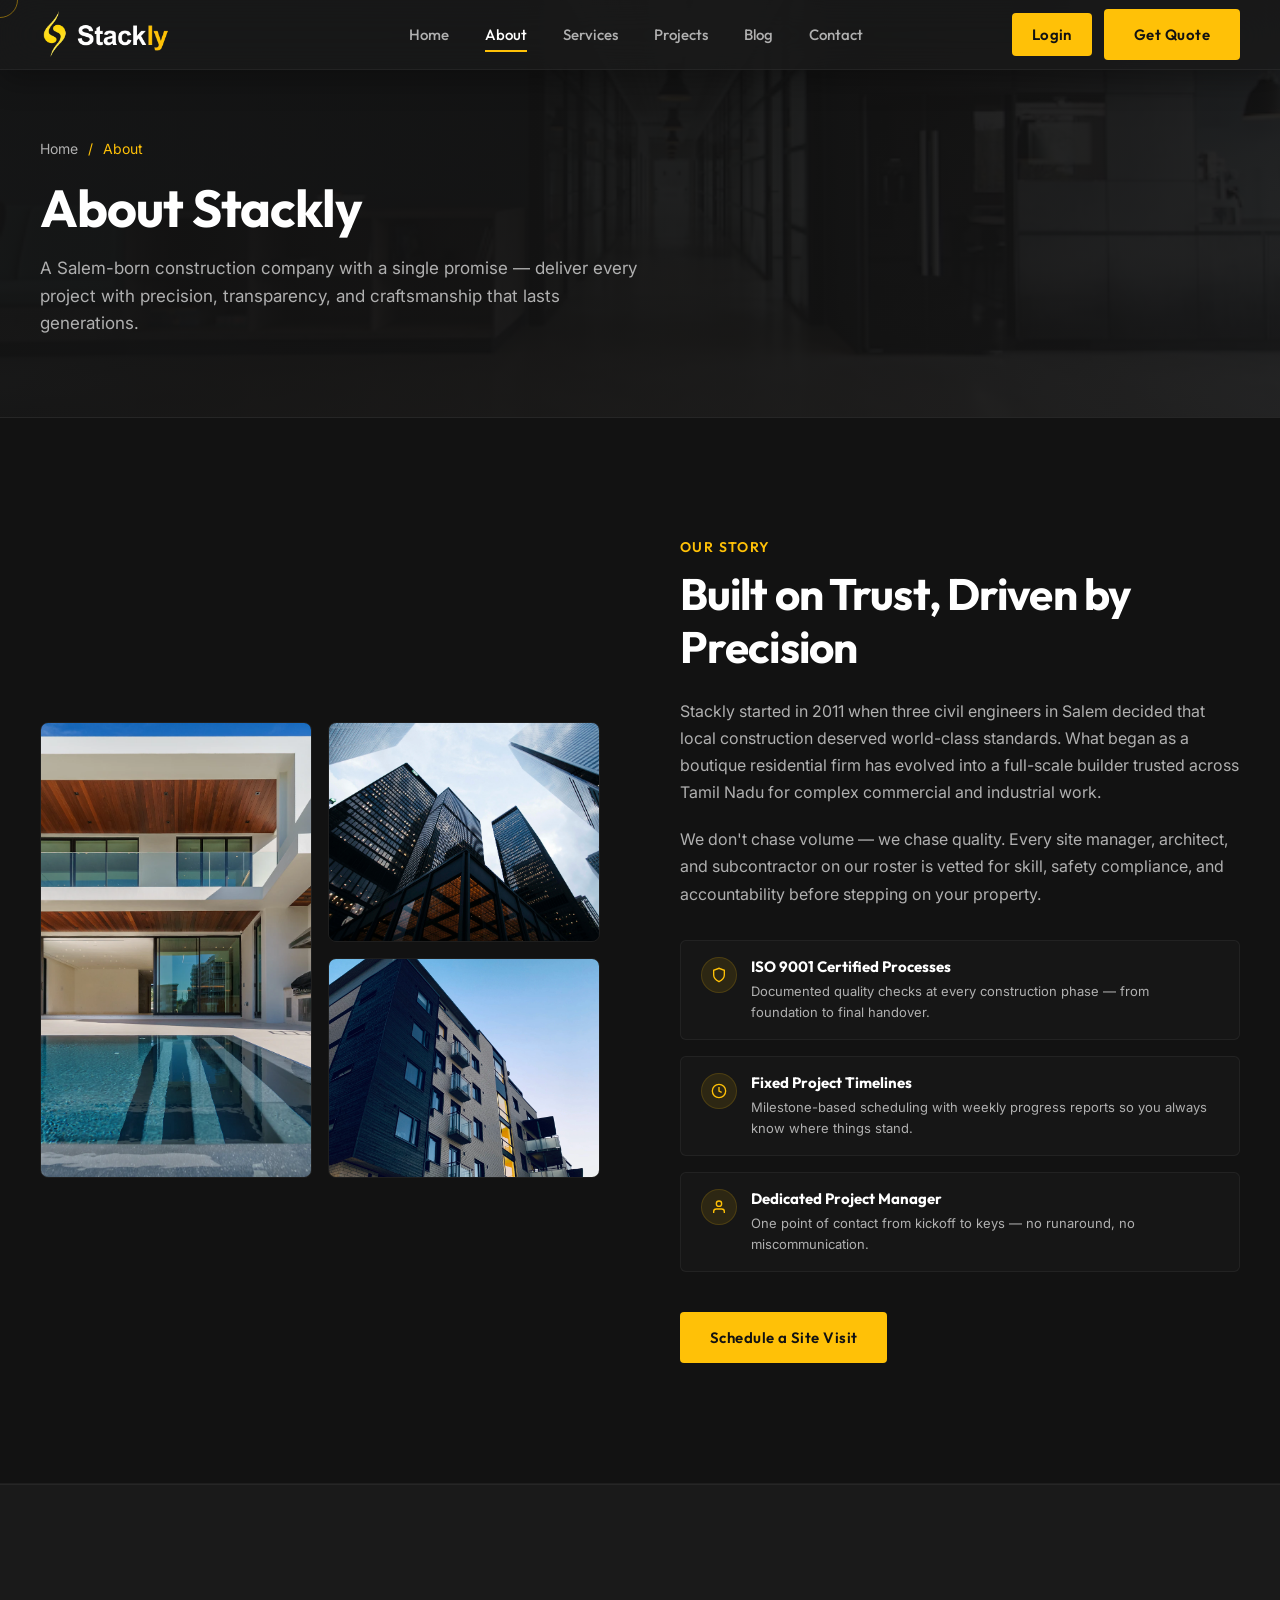
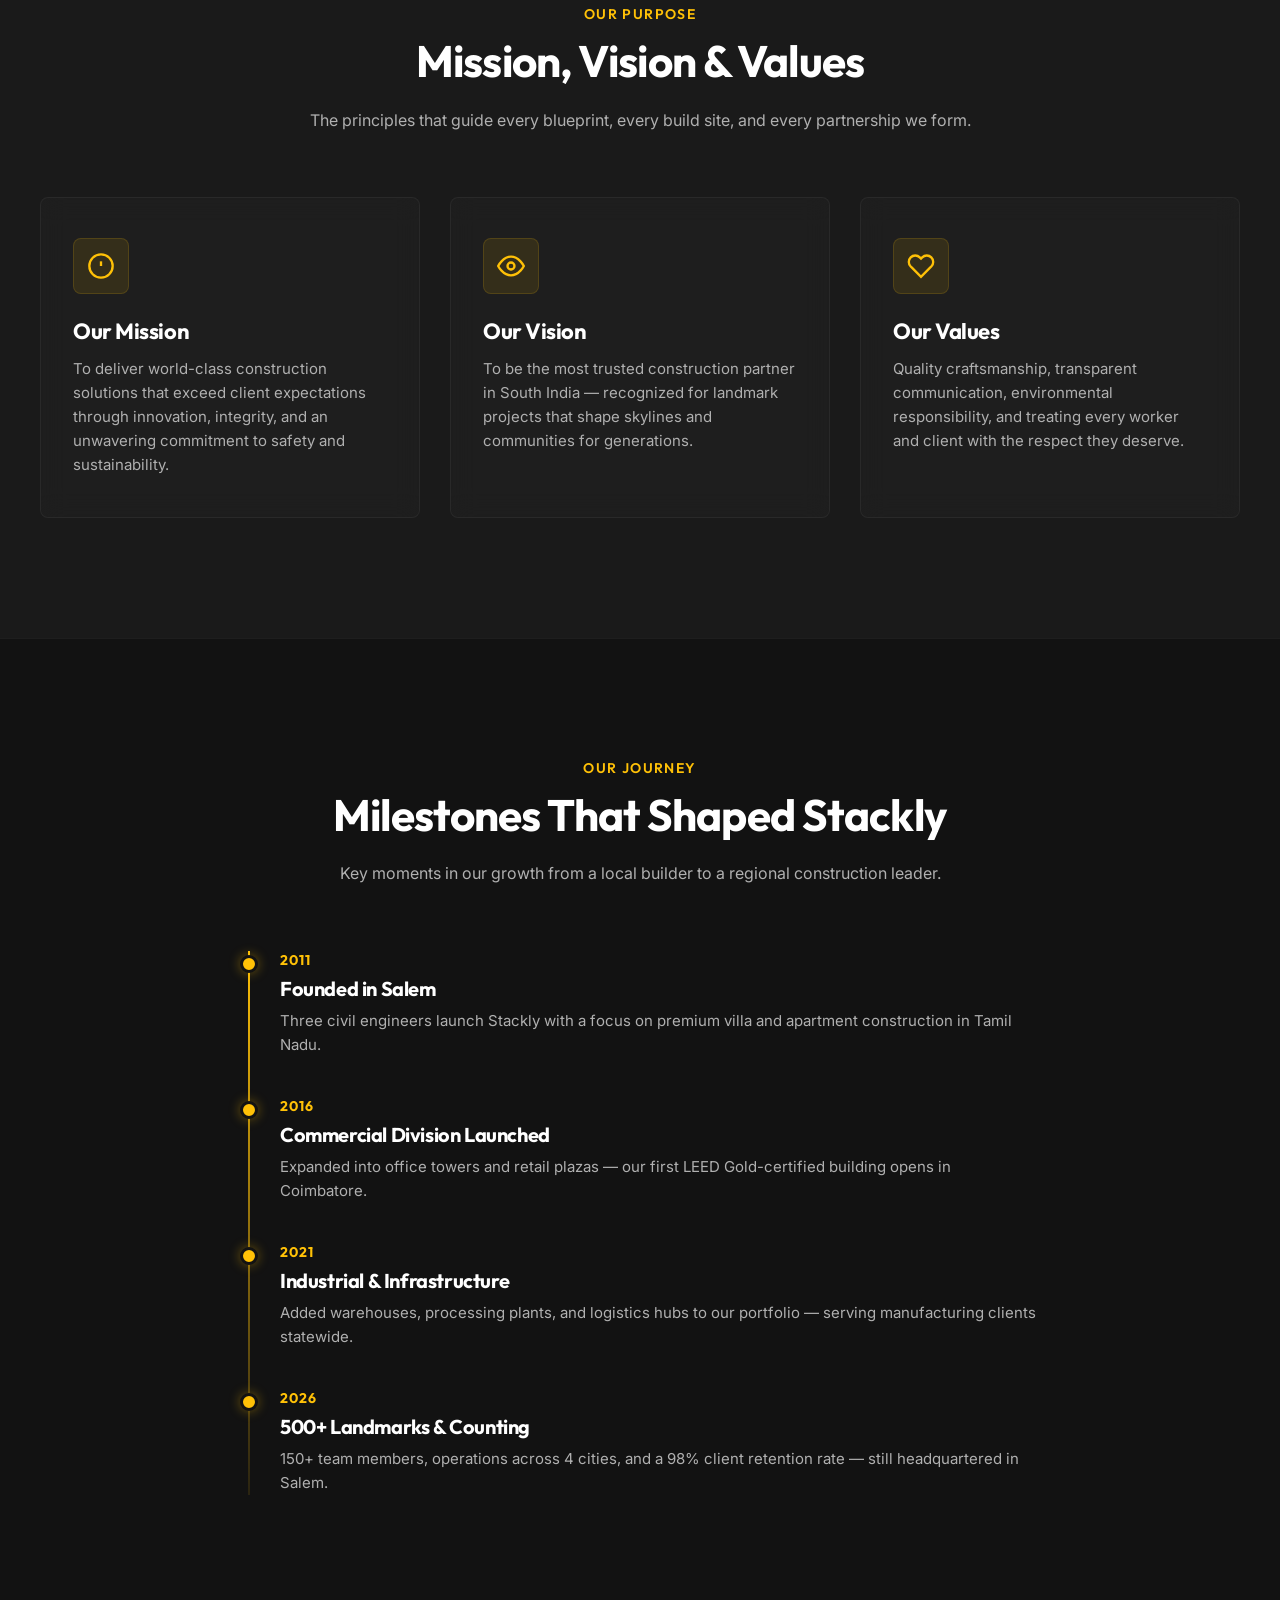
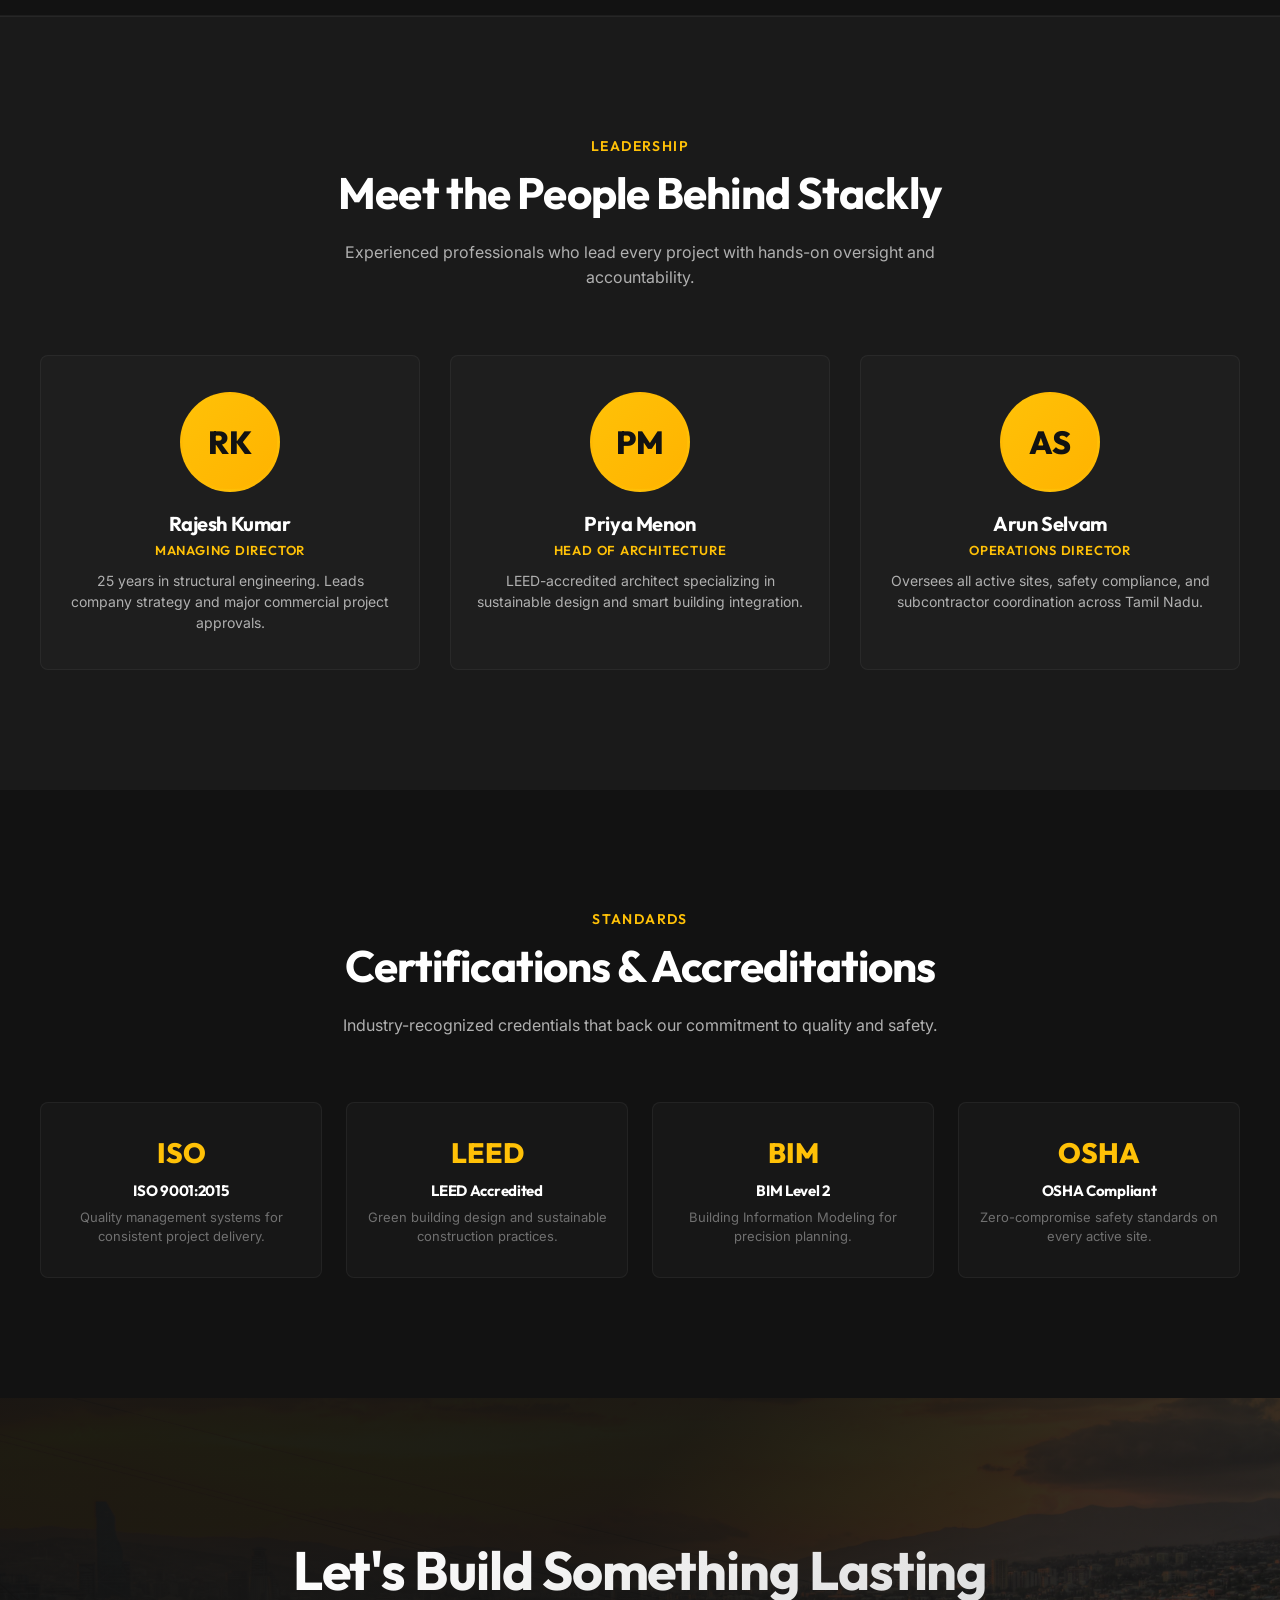
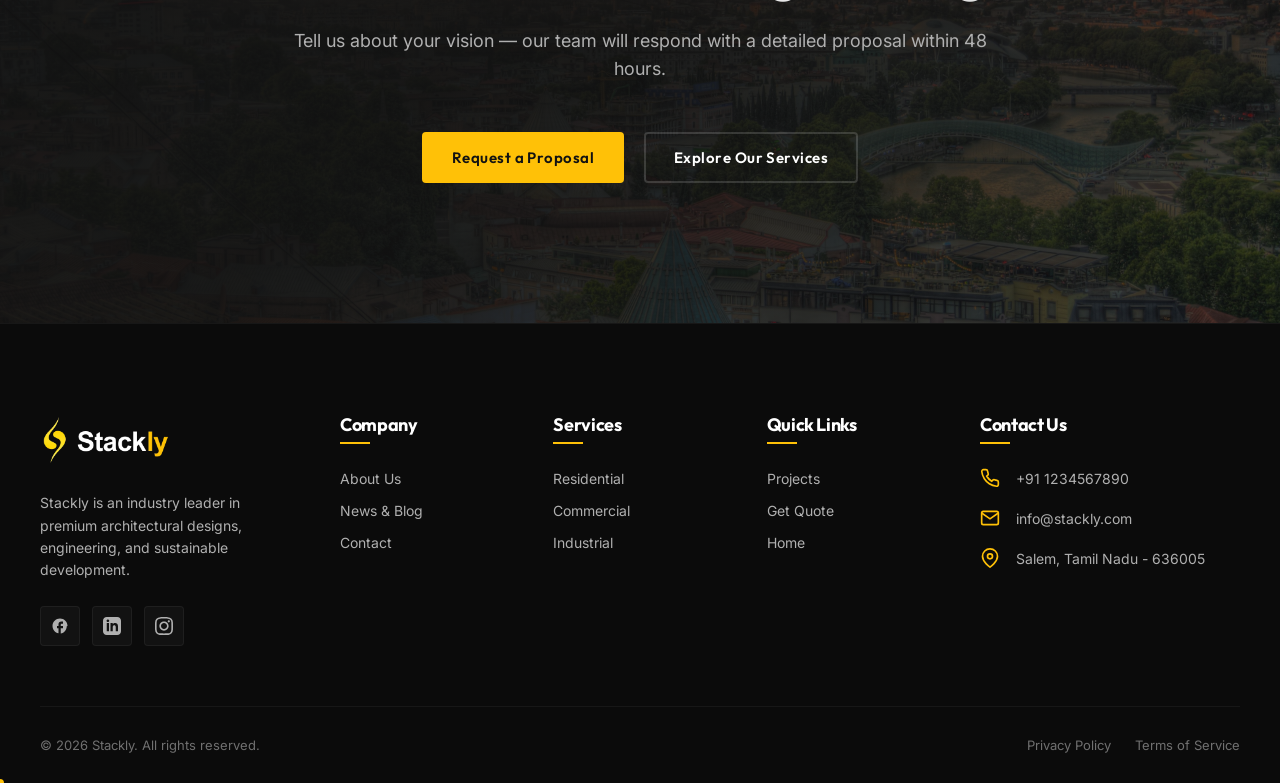
<file: about.html>
<!DOCTYPE html>
<html lang="en">
<head>
  <meta charset="UTF-8">
  <meta name="viewport" content="width=device-width, initial-scale=1.0">
  <meta name="description"
    content="Learn about Stackly — 15+ years of premium construction excellence in residential, commercial, and industrial projects across Tamil Nadu.">
  <title>About Us | Stackly Construction</title>
  <link rel="preconnect" href="https://fonts.googleapis.com">
  <link rel="preconnect" href="https://fonts.gstatic.com" crossorigin>
  <link rel="stylesheet" href="style.css">
</head>

<body>

  <div class="loader-wrapper" id="loader">
    <div class="loader-container">
      <div class="loader-ring" aria-hidden="true"></div>
      <div class="loader-glow" aria-hidden="true"></div>
      <svg class="loader-logo" viewBox="0 0 100 160" xmlns="http://www.w3.org/2000/svg">
        <defs>
          <linearGradient id="loader-yellow" x1="0" y1="0" x2="0" y2="1">
            <stop offset="0%" stop-color="#FFF066" />
            <stop offset="100%" stop-color="#FFD600" />
          </linearGradient>
        </defs>
        <g fill="url(#loader-yellow)">
          <path
            d="M 64,2 C 60,15 48,32 32,48 C 14,66 6,84 20,102 C 30,115 56,114 56,98 C 56,90 44,88 35,82 C 26,76 30,62 38,52 C 46,42 62,25 64,2 Z" />
          <path
            d="M 64,2 C 60,15 48,32 32,48 C 14,66 6,84 20,102 C 30,115 56,114 56,98 C 56,90 44,88 35,82 C 26,76 30,62 38,52 C 46,42 62,25 64,2 Z"
            transform="rotate(180, 50, 80)" />
        </g>
      </svg>
    </div>
  </div>
  <script>document.body.classList.add('menu-open');</script>

  <header class="header scrolled" id="header" role="banner">
    <div class="container nav-container">
      <a href="index.html" class="logo" aria-label="Stackly Homepage">
        <img src="assets/stackly-logo.webp" alt="Stackly" class="logo-img" width="220" height="54">
      </a>
      <nav class="nav-menu" role="navigation" aria-label="Main Navigation">
        <a href="index.html" class="nav-link">Home</a>
        <a href="about.html" class="nav-link active">About</a>
        <a href="services.html" class="nav-link">Services</a>
        <a href="projects.html" class="nav-link">Projects</a>
        <a href="blog.html" class="nav-link">Blog</a>
        <a href="contact.html" class="nav-link">Contact</a>
      </nav>
      <div class="nav-actions">
        <a href="contact.html" class="btn btn-primary">Get Quote</a>
        <button class="nav-toggle" id="menu-toggle" aria-expanded="false" aria-controls="mobile-menu"
          aria-label="Toggle navigation menu">
          <span></span><span></span><span></span>
        </button>
      </div>
    </div>
  </header>

  <div class="nav-overlay" id="mobile-menu" aria-hidden="true" role="dialog">
    <a href="index.html" class="nav-link">Home</a>
    <a href="about.html" class="nav-link">About</a>
    <a href="services.html" class="nav-link">Services</a>
    <a href="projects.html" class="nav-link">Projects</a>
    <a href="blog.html" class="nav-link">Blog</a>
    <a href="contact.html" class="nav-link">Contact</a>
    <a href="contact.html" class="btn btn-primary">Get Quote</a>
  </div>

  <section class="page-hero">
    <div class="page-hero-bg page-hero-about" aria-hidden="true"></div>
    <div class="page-hero-overlay" aria-hidden="true"></div>
    <div class="container">
      <div class="page-hero-breadcrumb reveal">
        <a href="index.html">Home</a>
        <span>/</span>
        <span>About</span>
      </div>
      <h1 class="page-hero-title reveal">About Stackly</h1>
      <p class="page-hero-desc reveal">
        A Salem-born construction company with a single promise — deliver every project with precision, transparency,
        and craftsmanship that lasts generations.
      </p>
    </div>
  </section>

  <section class="about-story-section section-padding">
    <div class="container">
      <div class="about-image-grid reveal-left">
        <img src="assets/hero-slide-1.webp" alt="Luxury residential tower under construction" loading="lazy">
        <img src="assets/hero-slide-4.webp" alt="Modern commercial building exterior" loading="lazy">
        <img src="assets/hero-slide-5.webp" alt="Premium villa with landscaped garden" loading="lazy">
      </div>
      <div class="about-story-content reveal-right">
        <span class="section-subtitle">Our Story</span>
        <h2>Built on Trust, Driven by Precision</h2>
        <p>
          Stackly started in 2011 when three civil engineers in Salem decided that local construction deserved
          world-class standards. What began as a boutique residential firm has evolved into a full-scale builder
          trusted across Tamil Nadu for complex commercial and industrial work.
        </p>
        <p>
          We don't chase volume — we chase quality. Every site manager, architect, and subcontractor on our roster
          is vetted for skill, safety compliance, and accountability before stepping on your property.
        </p>
        <div class="about-story-highlights">
          <div class="about-story-highlight">
            <div class="about-story-highlight-icon" aria-hidden="true">
              <svg viewBox="0 0 24 24" width="16" height="16" fill="none" stroke="currentColor" stroke-width="2"><path d="M12 22s8-4 8-10V5l-8-3-8 3v7c0 6 8 10 8 10z"/></svg>
            </div>
            <div>
              <strong>ISO 9001 Certified Processes</strong>
              <span>Documented quality checks at every construction phase — from foundation to final handover.</span>
            </div>
          </div>
          <div class="about-story-highlight">
            <div class="about-story-highlight-icon" aria-hidden="true">
              <svg viewBox="0 0 24 24" width="16" height="16" fill="none" stroke="currentColor" stroke-width="2"><circle cx="12" cy="12" r="10"/><polyline points="12 6 12 12 16 14"/></svg>
            </div>
            <div>
              <strong>Fixed Project Timelines</strong>
              <span>Milestone-based scheduling with weekly progress reports so you always know where things stand.</span>
            </div>
          </div>
          <div class="about-story-highlight">
            <div class="about-story-highlight-icon" aria-hidden="true">
              <svg viewBox="0 0 24 24" width="16" height="16" fill="none" stroke="currentColor" stroke-width="2"><path d="M20 21v-2a4 4 0 0 0-4-4H8a4 4 0 0 0-4 4v2"/><circle cx="12" cy="7" r="4"/></svg>
            </div>
            <div>
              <strong>Dedicated Project Manager</strong>
              <span>One point of contact from kickoff to keys — no runaround, no miscommunication.</span>
            </div>
          </div>
        </div>
        <a href="contact.html" class="btn btn-primary">Schedule a Site Visit</a>
      </div>
    </div>
  </section>

  <section class="section-padding" style="background: var(--bg-surface); border-top: 1px solid var(--border-glass);">
    <div class="container">
      <div class="section-header text-center reveal">
        <span class="section-subtitle">Our Purpose</span>
        <h2 class="section-title">Mission, Vision & Values</h2>
        <p class="section-desc">The principles that guide every blueprint, every build site, and every partnership we form.</p>
      </div>
      <div class="mission-grid">
        <div class="mission-card reveal">
          <div class="mission-icon" aria-hidden="true">
            <svg viewBox="0 0 24 24" fill="none" stroke="currentColor" stroke-width="2">
              <circle cx="12" cy="12" r="10" />
              <line x1="12" y1="8" x2="12" y2="12" />
              <line x1="12" y1="16" x2="12.01" y2="16" />
            </svg>
          </div>
          <h3>Our Mission</h3>
          <p>To deliver world-class construction solutions that exceed client expectations through innovation, integrity, and an unwavering commitment to safety and sustainability.</p>
        </div>
        <div class="mission-card reveal delay-100">
          <div class="mission-icon" aria-hidden="true">
            <svg viewBox="0 0 24 24" fill="none" stroke="currentColor" stroke-width="2">
              <path d="M1 12s4-8 11-8 11 8 11 8-4 8-11 8-11-8-11-8z" />
              <circle cx="12" cy="12" r="3" />
            </svg>
          </div>
          <h3>Our Vision</h3>
          <p>To be the most trusted construction partner in South India — recognized for landmark projects that shape skylines and communities for generations.</p>
        </div>
        <div class="mission-card reveal delay-200">
          <div class="mission-icon" aria-hidden="true">
            <svg viewBox="0 0 24 24" fill="none" stroke="currentColor" stroke-width="2">
              <path d="M20.84 4.61a5.5 5.5 0 0 0-7.78 0L12 5.67l-1.06-1.06a5.5 5.5 0 0 0-7.78 7.78l1.06 1.06L12 21.23l7.78-7.78 1.06-1.06a5.5 5.5 0 0 0 0-7.78z" />
            </svg>
          </div>
          <h3>Our Values</h3>
          <p>Quality craftsmanship, transparent communication, environmental responsibility, and treating every worker and client with the respect they deserve.</p>
        </div>
      </div>
    </div>
  </section>

  <section class="about-journey-section section-padding">
    <div class="container">
      <div class="section-header text-center reveal">
        <span class="section-subtitle">Our Journey</span>
        <h2 class="section-title">Milestones That Shaped Stackly</h2>
        <p class="section-desc">Key moments in our growth from a local builder to a regional construction leader.</p>
      </div>
      <div class="timeline reveal">
        <div class="timeline-item">
          <div class="timeline-dot"></div>
          <div class="timeline-year">2011</div>
          <h3>Founded in Salem</h3>
          <p>Three civil engineers launch Stackly with a focus on premium villa and apartment construction in Tamil Nadu.</p>
        </div>
        <div class="timeline-item">
          <div class="timeline-dot"></div>
          <div class="timeline-year">2016</div>
          <h3>Commercial Division Launched</h3>
          <p>Expanded into office towers and retail plazas — our first LEED Gold-certified building opens in Coimbatore.</p>
        </div>
        <div class="timeline-item">
          <div class="timeline-dot"></div>
          <div class="timeline-year">2021</div>
          <h3>Industrial & Infrastructure</h3>
          <p>Added warehouses, processing plants, and logistics hubs to our portfolio — serving manufacturing clients statewide.</p>
        </div>
        <div class="timeline-item">
          <div class="timeline-dot"></div>
          <div class="timeline-year">2026</div>
          <h3>500+ Landmarks & Counting</h3>
          <p>150+ team members, operations across 4 cities, and a 98% client retention rate — still headquartered in Salem.</p>
        </div>
      </div>
    </div>
  </section>

  <section class="section-padding" style="background: var(--bg-surface); border-top: 1px solid var(--border-glass);">
    <div class="container">
      <div class="section-header text-center reveal">
        <span class="section-subtitle">Leadership</span>
        <h2 class="section-title">Meet the People Behind Stackly</h2>
        <p class="section-desc">Experienced professionals who lead every project with hands-on oversight and accountability.</p>
      </div>
      <div class="team-grid">
        <div class="team-card reveal">
          <div class="team-avatar" aria-hidden="true">RK</div>
          <h3>Rajesh Kumar</h3>
          <div class="team-role">Managing Director</div>
          <p>25 years in structural engineering. Leads company strategy and major commercial project approvals.</p>
        </div>
        <div class="team-card reveal delay-100">
          <div class="team-avatar" aria-hidden="true">PM</div>
          <h3>Priya Menon</h3>
          <div class="team-role">Head of Architecture</div>
          <p>LEED-accredited architect specializing in sustainable design and smart building integration.</p>
        </div>
        <div class="team-card reveal delay-200">
          <div class="team-avatar" aria-hidden="true">AS</div>
          <h3>Arun Selvam</h3>
          <div class="team-role">Operations Director</div>
          <p>Oversees all active sites, safety compliance, and subcontractor coordination across Tamil Nadu.</p>
        </div>
      </div>
    </div>
  </section>

  <section class="section-padding">
    <div class="container">
      <div class="section-header text-center reveal">
        <span class="section-subtitle">Standards</span>
        <h2 class="section-title">Certifications & Accreditations</h2>
        <p class="section-desc">Industry-recognized credentials that back our commitment to quality and safety.</p>
      </div>
      <div class="cert-grid">
        <div class="cert-card reveal">
          <div class="cert-card-icon">ISO</div>
          <h4>ISO 9001:2015</h4>
          <p>Quality management systems for consistent project delivery.</p>
        </div>
        <div class="cert-card reveal delay-100">
          <div class="cert-card-icon">LEED</div>
          <h4>LEED Accredited</h4>
          <p>Green building design and sustainable construction practices.</p>
        </div>
        <div class="cert-card reveal delay-200">
          <div class="cert-card-icon">BIM</div>
          <h4>BIM Level 2</h4>
          <p>Building Information Modeling for precision planning.</p>
        </div>
        <div class="cert-card reveal delay-300">
          <div class="cert-card-icon">OSHA</div>
          <h4>OSHA Compliant</h4>
          <p>Zero-compromise safety standards on every active site.</p>
        </div>
      </div>
    </div>
  </section>

  <section class="cta-section cta-section-about">
    <div class="cta-bg">
      <img src="assets/about-bg.webp" alt="Construction team reviewing architectural plans on site" loading="lazy">
    </div>
    <div class="cta-overlay"></div>
    <div class="container">
      <h2 class="cta-title">Let's Build Something Lasting</h2>
      <p class="cta-desc">Tell us about your vision — our team will respond with a detailed proposal within 48 hours.</p>
      <div class="cta-actions">
        <a href="contact.html" class="btn btn-primary">Request a Proposal</a>
        <a href="services.html" class="btn btn-secondary">Explore Our Services</a>
      </div>
    </div>
  </section>

  <footer class="footer" role="contentinfo">
    <div class="container">
      <div class="footer-grid">
        <div class="footer-col">
          <a href="index.html" class="logo" aria-label="Stackly Homepage">
            <img src="assets/stackly-logo.webp" alt="Stackly" class="logo-img" width="220" height="54">
          </a>
          <p class="footer-about-text">Stackly is an industry leader in premium architectural designs, engineering, and sustainable development.</p>
          <div class="footer-socials">
            <a href="#" class="social-icon" aria-label="Facebook"><svg fill="currentColor" viewBox="0 0 24 24"><path d="M22 12c0-5.52-4.48-10-10-10S2 6.48 2 12c0 4.84 3.44 8.87 8 9.8V15H8v-3h2V9.5C10 7.57 11.57 6 13.5 6H16v3h-2c-.55 0-1 .45-1 1v2h3v3h-3v6.95c4.56-.93 8-4.96 8-9.75z"/></svg></a>
            <a href="#" class="social-icon" aria-label="LinkedIn"><svg fill="currentColor" viewBox="0 0 24 24"><path d="M19 0h-14c-2.761 0-5 2.239-5 5v14c0 2.761 2.239 5 5 5h14c2.762 0 5-2.239 5-5v-14c0-2.761-2.238-5-5-5zm-11 19h-3v-11h3v11zm-1.5-12.268c-.966 0-1.75-.79-1.75-1.764s.784-1.764 1.75-1.764 1.75.79 1.75 1.764-.783 1.764-1.75 1.764zm13.5 12.268h-3v-5.604c0-3.368-4-3.113-4 0v5.604h-3v-11h3v1.765c1.396-2.586 7-2.777 7 2.476v6.759z"/></svg></a>
            <a href="#" class="social-icon" aria-label="Instagram"><svg fill="currentColor" viewBox="0 0 24 24"><path d="M12 2.163c3.204 0 3.584.012 4.85.07 3.252.148 4.771 1.691 4.919 4.919.058 1.265.069 1.645.069 4.849 0 3.205-.012 3.584-.069 4.849-.149 3.225-1.664 4.771-4.919 4.919-1.266.058-1.644.07-4.85.07-3.204 0-3.584-.012-4.849-.07-3.26-.149-4.771-1.699-4.919-4.92-.058-1.265-.07-1.644-.07-4.849 0-3.204.013-3.583.07-4.849.149-3.227 1.664-4.771 4.919-4.919 1.266-.057 1.645-.069 4.849-.069zm0-2c-3.259 0-3.667.014-4.947.072-4.358.2-6.78 2.618-6.98 6.98-.059 1.281-.073 1.689-.073 4.948 0 3.259.014 3.668.072 4.948.2 4.358 2.618 6.78 6.98 6.98 1.281.058 1.689.072 4.948.072 3.259 0 3.668-.014 4.948-.072 4.354-.2 6.782-2.618 6.979-6.98.059-1.28.073-1.689.073-4.948 0-3.259-.014-3.667-.072-4.947-.196-4.354-2.617-6.78-6.979-6.98-1.281-.059-1.69-.073-4.949-.073zm0 5.838c-3.403 0-6.162 2.759-6.162 6.162s2.759 6.163 6.162 6.163 6.162-2.759 6.162-6.163c0-3.403-2.759-6.162-6.162-6.162zm0 10.162c-2.209 0-4-1.79-4-4 0-2.209 1.791-4 4-4s4 1.791 4 4c0 2.21-1.791 4-4 4zm6.406-11.845c-.796 0-1.441.645-1.441 1.44s.645 1.44 1.441 1.44c.795 0 1.439-.645 1.439-1.44s-.644-1.44-1.439-1.44z"/></svg></a>
          </div>
        </div>
        <div class="footer-col">
          <h4>Company</h4>
          <ul class="footer-links">
            <li><a href="about.html">About Us</a></li>
            <li><a href="blog.html">News & Blog</a></li>
            <li><a href="contact.html">Contact</a></li>
          </ul>
        </div>
        <div class="footer-col">
          <h4>Services</h4>
          <ul class="footer-links">
            <li><a href="services.html">Residential</a></li>
            <li><a href="services.html">Commercial</a></li>
            <li><a href="services.html">Industrial</a></li>
          </ul>
        </div>
        <div class="footer-col">
          <h4>Quick Links</h4>
          <ul class="footer-links">
            <li><a href="projects.html">Projects</a></li>
            <li><a href="contact.html">Get Quote</a></li>
            <li><a href="index.html">Home</a></li>
          </ul>
        </div>
        <div class="footer-col">
          <h4>Contact Us</h4>
          <div class="footer-contact-item">
            <div class="footer-contact-icon" aria-hidden="true">
              <svg viewBox="0 0 24 24" width="20" height="20" fill="none" stroke="currentColor" stroke-width="2"><path d="M22 16.92v3a2 2 0 0 1-2.18 2 19.79 19.79 0 0 1-8.63-3.07 19.5 19.5 0 0 1-6-6 19.79 19.79 0 0 1-3.07-8.67A2 2 0 0 1 4.11 2h3a2 2 0 0 1 2 1.72 12.84 12.84 0 0 0 .7 2.81 2 2 0 0 1-.45 2.11L8.09 9.91a16 16 0 0 0 6 6l1.27-1.27a2 2 0 0 1 2.11-.45 12.84 12.84 0 0 0 2.81.7A2 2 0 0 1 22 16.92z"/></svg>
            </div>
            <div class="footer-contact-info"><p>+91 1234567890</p></div>
          </div>
          <div class="footer-contact-item">
            <div class="footer-contact-icon" aria-hidden="true">
              <svg viewBox="0 0 24 24" width="20" height="20" fill="none" stroke="currentColor" stroke-width="2"><path d="M4 4h16c1.1 0 2 .9 2 2v12c0 1.1-.9 2-2 2H4c-1.1 0-2-.9-2-2V6c0-1.1.9-2 2-2z"/><polyline points="22,6 12,13 2,6"/></svg>
            </div>
            <div class="footer-contact-info"><p>info@stackly.com</p></div>
          </div>
          <div class="footer-contact-item">
            <div class="footer-contact-icon" aria-hidden="true">
              <svg viewBox="0 0 24 24" width="20" height="20" fill="none" stroke="currentColor" stroke-width="2"><path d="M21 10c0 7-9 13-9 13s-9-6-9-13a9 9 0 0 1 18 0z"/><circle cx="12" cy="10" r="3"/></svg>
            </div>
            <div class="footer-contact-info"><p>Salem, Tamil Nadu - 636005</p></div>
          </div>
        </div>
      </div>
      <div class="footer-bottom">
        <div class="footer-copy">&copy; <span id="current-year">2026</span> Stackly. All rights reserved.</div>
        <div class="footer-legal">
          <a href="#">Privacy Policy</a>
          <a href="#">Terms of Service</a>
        </div>
      </div>
    </div>
  </footer>

  <div class="custom-cursor-dot" id="custom-cursor-dot" aria-hidden="true"></div>
  <div class="custom-cursor-outline" id="custom-cursor-outline" aria-hidden="true"></div>
  <script src="script.js"></script>
</body>
</html>
</file>
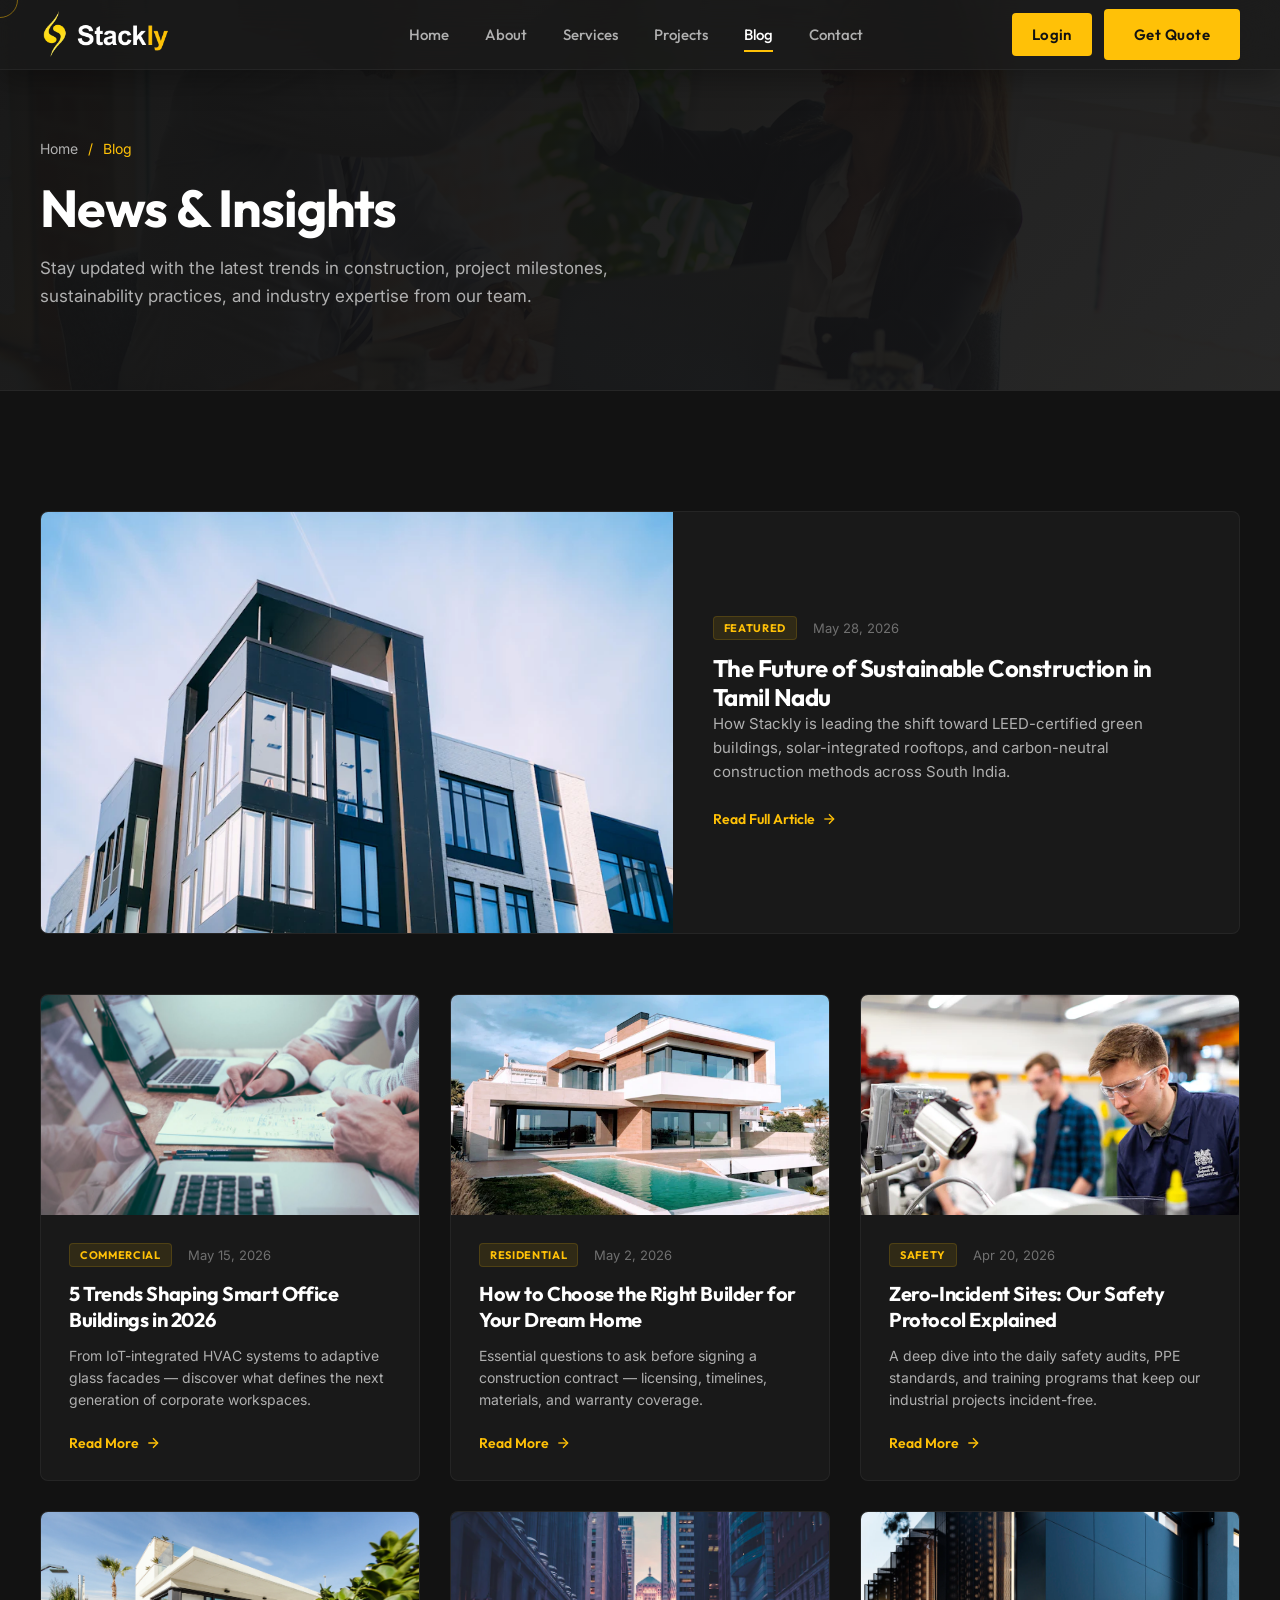
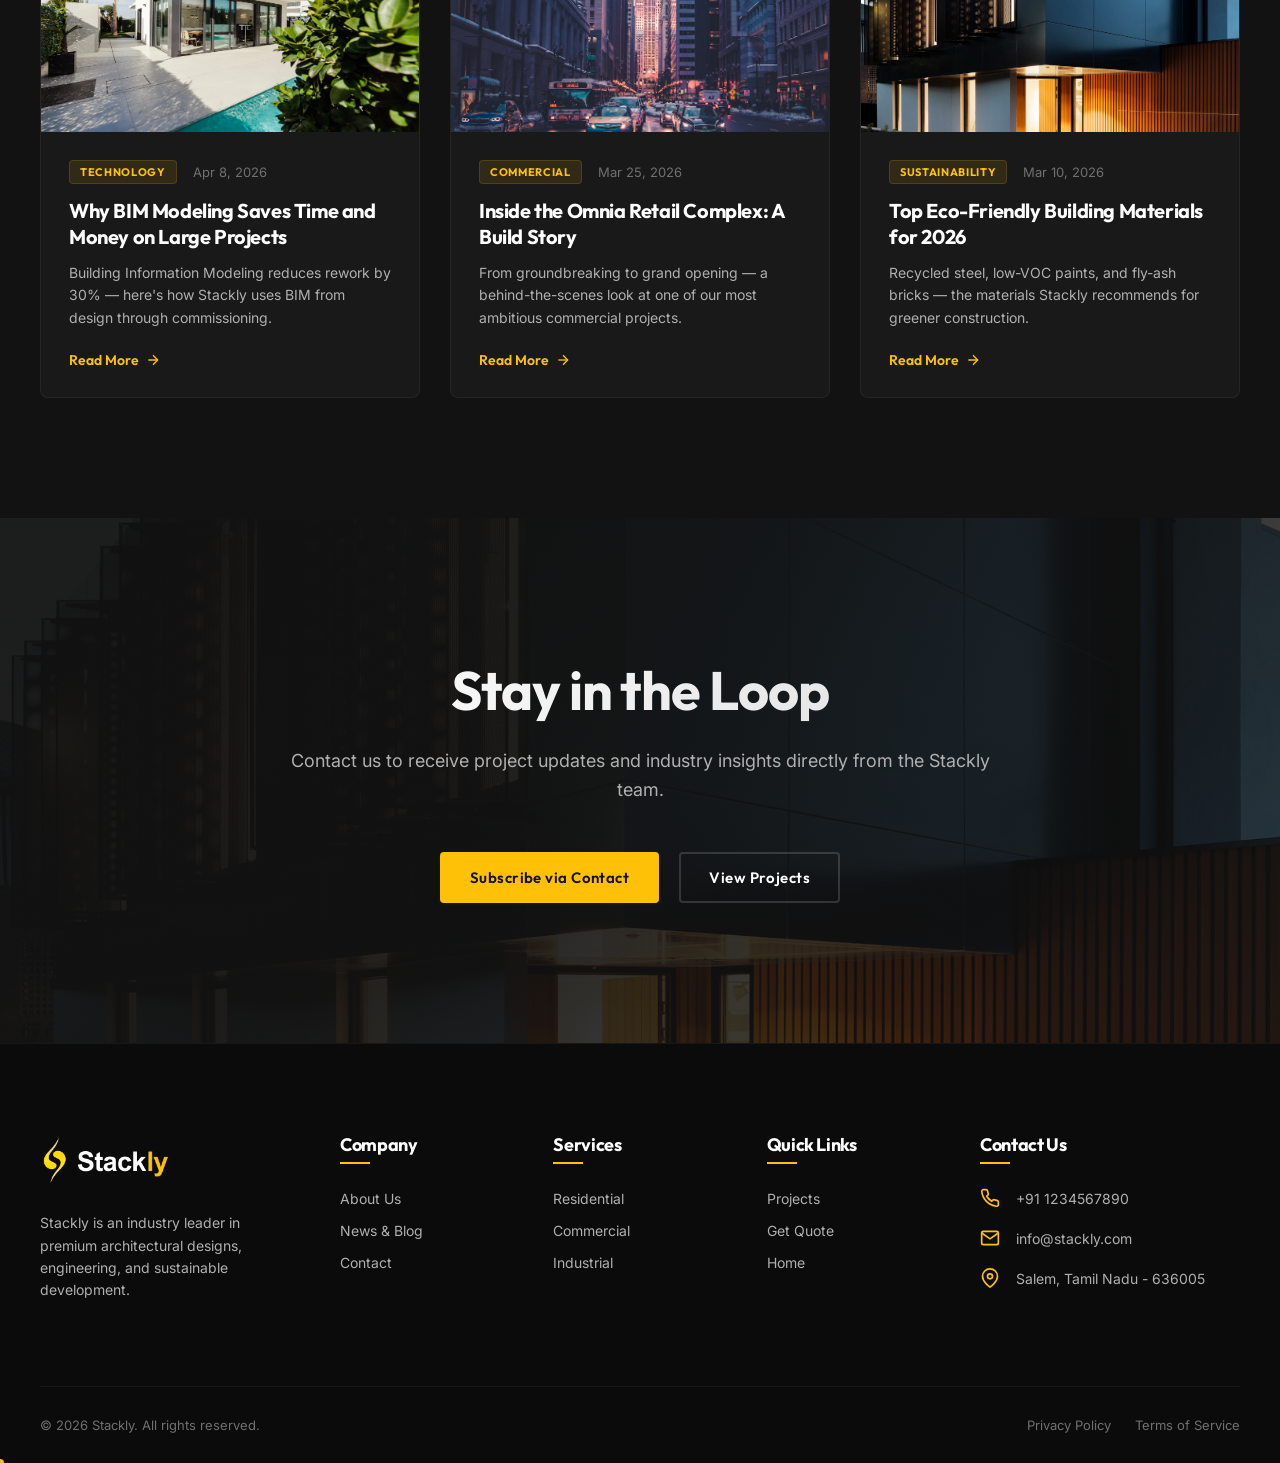
<file: blog.html>
<!DOCTYPE html>
<html lang="en">
<head>
  <meta charset="UTF-8">
  <meta name="viewport" content="width=device-width, initial-scale=1.0">
  <meta name="description"
    content="Read the latest construction industry news, project updates, and building tips from the Stackly team.">
  <title>Blog & News | Stackly Construction</title>
  <link rel="preconnect" href="https://fonts.googleapis.com">
  <link rel="preconnect" href="https://fonts.gstatic.com" crossorigin>
  <link rel="stylesheet" href="style.css">
</head>

<body>

  <div class="loader-wrapper" id="loader">
    <div class="loader-container">
      <div class="loader-ring" aria-hidden="true"></div>
      <div class="loader-glow" aria-hidden="true"></div>
      <svg class="loader-logo" viewBox="0 0 100 160" xmlns="http://www.w3.org/2000/svg">
        <defs>
          <linearGradient id="loader-yellow" x1="0" y1="0" x2="0" y2="1">
            <stop offset="0%" stop-color="#FFF066" />
            <stop offset="100%" stop-color="#FFD600" />
          </linearGradient>
        </defs>
        <g fill="url(#loader-yellow)">
          <path
            d="M 64,2 C 60,15 48,32 32,48 C 14,66 6,84 20,102 C 30,115 56,114 56,98 C 56,90 44,88 35,82 C 26,76 30,62 38,52 C 46,42 62,25 64,2 Z" />
          <path
            d="M 64,2 C 60,15 48,32 32,48 C 14,66 6,84 20,102 C 30,115 56,114 56,98 C 56,90 44,88 35,82 C 26,76 30,62 38,52 C 46,42 62,25 64,2 Z"
            transform="rotate(180, 50, 80)" />
        </g>
      </svg>
    </div>
  </div>
  <script>document.body.classList.add('menu-open');</script>

  <header class="header scrolled" id="header" role="banner">
    <div class="container nav-container">
      <a href="index.html" class="logo" aria-label="Stackly Homepage">
        <img src="assets/stackly-logo.webp" alt="Stackly" class="logo-img" width="220" height="54">
      </a>
      <nav class="nav-menu" role="navigation" aria-label="Main Navigation">
        <a href="index.html" class="nav-link">Home</a>
        <a href="about.html" class="nav-link">About</a>
        <a href="services.html" class="nav-link">Services</a>
        <a href="projects.html" class="nav-link">Projects</a>
        <a href="blog.html" class="nav-link active">Blog</a>
        <a href="contact.html" class="nav-link">Contact</a>
      </nav>
      <div class="nav-actions">
        <a href="contact.html" class="btn btn-primary">Get Quote</a>
        <button class="nav-toggle" id="menu-toggle" aria-expanded="false" aria-controls="mobile-menu"
          aria-label="Toggle navigation menu">
          <span></span><span></span><span></span>
        </button>
      </div>
    </div>
  </header>

  <div class="nav-overlay" id="mobile-menu" aria-hidden="true" role="dialog">
    <a href="index.html" class="nav-link">Home</a>
    <a href="about.html" class="nav-link">About</a>
    <a href="services.html" class="nav-link">Services</a>
    <a href="projects.html" class="nav-link">Projects</a>
    <a href="blog.html" class="nav-link">Blog</a>
    <a href="contact.html" class="nav-link">Contact</a>
    <a href="contact.html" class="btn btn-primary">Get Quote</a>
  </div>

  <section class="page-hero">
    <div class="page-hero-bg page-hero-blog" aria-hidden="true"></div>
    <div class="page-hero-overlay" aria-hidden="true"></div>
    <div class="container">
      <div class="page-hero-breadcrumb reveal">
        <a href="index.html">Home</a>
        <span>/</span>
        <span>Blog</span>
      </div>
      <h1 class="page-hero-title reveal">News & Insights</h1>
      <p class="page-hero-desc reveal">
        Stay updated with the latest trends in construction, project milestones, sustainability practices, and industry expertise from our team.
      </p>
    </div>
  </section>

  <section class="section-padding">
    <div class="container">
      <article class="blog-featured reveal">
        <img class="blog-featured-img" src="assets/project-1.webp" alt="Sustainable building practices" loading="lazy">
        <div class="blog-featured-content">
          <div class="blog-meta">
            <span class="blog-tag">Featured</span>
            <span>May 28, 2026</span>
          </div>
          <h2>The Future of Sustainable Construction in Tamil Nadu</h2>
          <p style="color: var(--text-secondary); font-size: 15px; line-height: 1.6; margin-bottom: 24px;">
            How Stackly is leading the shift toward LEED-certified green buildings, solar-integrated rooftops, and carbon-neutral construction methods across South India.
          </p>
          <a href="#" class="blog-read-more">Read Full Article <svg fill="none" stroke="currentColor" stroke-width="2" viewBox="0 0 24 24"><line x1="5" y1="12" x2="19" y2="12"/><polyline points="12 5 19 12 12 19"/></svg></a>
        </div>
      </article>

      <div class="blog-grid">
        <article class="blog-card reveal">
          <img class="blog-card-img" src="assets/project-4.webp" alt="Smart office buildings" loading="lazy">
          <div class="blog-card-body">
            <div class="blog-meta">
              <span class="blog-tag">Commercial</span>
              <span>May 15, 2026</span>
            </div>
            <h3>5 Trends Shaping Smart Office Buildings in 2026</h3>
            <p>From IoT-integrated HVAC systems to adaptive glass facades — discover what defines the next generation of corporate workspaces.</p>
            <a href="#" class="blog-read-more">Read More <svg fill="none" stroke="currentColor" stroke-width="2" viewBox="0 0 24 24"><line x1="5" y1="12" x2="19" y2="12"/><polyline points="12 5 19 12 12 19"/></svg></a>
          </div>
        </article>
        <article class="blog-card reveal delay-100">
          <img class="blog-card-img" src="assets/service-residential.webp" alt="Home construction tips" loading="lazy">
          <div class="blog-card-body">
            <div class="blog-meta">
              <span class="blog-tag">Residential</span>
              <span>May 2, 2026</span>
            </div>
            <h3>How to Choose the Right Builder for Your Dream Home</h3>
            <p>Essential questions to ask before signing a construction contract — licensing, timelines, materials, and warranty coverage.</p>
            <a href="#" class="blog-read-more">Read More <svg fill="none" stroke="currentColor" stroke-width="2" viewBox="0 0 24 24"><line x1="5" y1="12" x2="19" y2="12"/><polyline points="12 5 19 12 12 19"/></svg></a>
          </div>
        </article>
        <article class="blog-card reveal delay-200">
          <img class="blog-card-img" src="assets/service-industrial.webp" alt="Industrial safety" loading="lazy">
          <div class="blog-card-body">
            <div class="blog-meta">
              <span class="blog-tag">Safety</span>
              <span>Apr 20, 2026</span>
            </div>
            <h3>Zero-Incident Sites: Our Safety Protocol Explained</h3>
            <p>A deep dive into the daily safety audits, PPE standards, and training programs that keep our industrial projects incident-free.</p>
            <a href="#" class="blog-read-more">Read More <svg fill="none" stroke="currentColor" stroke-width="2" viewBox="0 0 24 24"><line x1="5" y1="12" x2="19" y2="12"/><polyline points="12 5 19 12 12 19"/></svg></a>
          </div>
        </article>
        <article class="blog-card reveal">
          <img class="blog-card-img" src="assets/hero-slide-3.webp" alt="BIM technology" loading="lazy">
          <div class="blog-card-body">
            <div class="blog-meta">
              <span class="blog-tag">Technology</span>
              <span>Apr 8, 2026</span>
            </div>
            <h3>Why BIM Modeling Saves Time and Money on Large Projects</h3>
            <p>Building Information Modeling reduces rework by 30% — here's how Stackly uses BIM from design through commissioning.</p>
            <a href="#" class="blog-read-more">Read More <svg fill="none" stroke="currentColor" stroke-width="2" viewBox="0 0 24 24"><line x1="5" y1="12" x2="19" y2="12"/><polyline points="12 5 19 12 12 19"/></svg></a>
          </div>
        </article>
        <article class="blog-card reveal delay-100">
          <img class="blog-card-img" src="assets/project-2.webp" alt="Retail construction" loading="lazy">
          <div class="blog-card-body">
            <div class="blog-meta">
              <span class="blog-tag">Commercial</span>
              <span>Mar 25, 2026</span>
            </div>
            <h3>Inside the Omnia Retail Complex: A Build Story</h3>
            <p>From groundbreaking to grand opening — a behind-the-scenes look at one of our most ambitious commercial projects.</p>
            <a href="#" class="blog-read-more">Read More <svg fill="none" stroke="currentColor" stroke-width="2" viewBox="0 0 24 24"><line x1="5" y1="12" x2="19" y2="12"/><polyline points="12 5 19 12 12 19"/></svg></a>
          </div>
        </article>
        <article class="blog-card reveal delay-200">
          <img class="blog-card-img" src="assets/story-video-house.webp" alt="Green building materials" loading="lazy">
          <div class="blog-card-body">
            <div class="blog-meta">
              <span class="blog-tag">Sustainability</span>
              <span>Mar 10, 2026</span>
            </div>
            <h3>Top Eco-Friendly Building Materials for 2026</h3>
            <p>Recycled steel, low-VOC paints, and fly-ash bricks — the materials Stackly recommends for greener construction.</p>
            <a href="#" class="blog-read-more">Read More <svg fill="none" stroke="currentColor" stroke-width="2" viewBox="0 0 24 24"><line x1="5" y1="12" x2="19" y2="12"/><polyline points="12 5 19 12 12 19"/></svg></a>
          </div>
        </article>
      </div>
    </div>
  </section>

  <section class="cta-section">
    <div class="cta-bg">
      <img src="assets/story-video-house.webp" alt="Modern residential home with green sustainable design" loading="lazy">
    </div>
    <div class="cta-overlay"></div>
    <div class="container">
      <h2 class="cta-title">Stay in the Loop</h2>
      <p class="cta-desc">Contact us to receive project updates and industry insights directly from the Stackly team.</p>
      <div class="cta-actions">
        <a href="contact.html" class="btn btn-primary">Subscribe via Contact</a>
        <a href="projects.html" class="btn btn-secondary">View Projects</a>
      </div>
    </div>
  </section>

  <footer class="footer" role="contentinfo">
    <div class="container">
      <div class="footer-grid">
        <div class="footer-col">
          <a href="index.html" class="logo" aria-label="Stackly Homepage">
            <img src="assets/stackly-logo.webp" alt="Stackly" class="logo-img" width="220" height="54">
          </a>
          <p class="footer-about-text">Stackly is an industry leader in premium architectural designs, engineering, and sustainable development.</p>
        </div>
        <div class="footer-col">
          <h4>Company</h4>
          <ul class="footer-links">
            <li><a href="about.html">About Us</a></li>
            <li><a href="blog.html">News & Blog</a></li>
            <li><a href="contact.html">Contact</a></li>
          </ul>
        </div>
        <div class="footer-col">
          <h4>Services</h4>
          <ul class="footer-links">
            <li><a href="services.html">Residential</a></li>
            <li><a href="services.html">Commercial</a></li>
            <li><a href="services.html">Industrial</a></li>
          </ul>
        </div>
        <div class="footer-col">
          <h4>Quick Links</h4>
          <ul class="footer-links">
            <li><a href="projects.html">Projects</a></li>
            <li><a href="contact.html">Get Quote</a></li>
            <li><a href="index.html">Home</a></li>
          </ul>
        </div>
        <div class="footer-col">
          <h4>Contact Us</h4>
          <div class="footer-contact-item">
            <div class="footer-contact-icon" aria-hidden="true">
              <svg viewBox="0 0 24 24" width="20" height="20" fill="none" stroke="currentColor" stroke-width="2"><path d="M22 16.92v3a2 2 0 0 1-2.18 2 19.79 19.79 0 0 1-8.63-3.07 19.5 19.5 0 0 1-6-6 19.79 19.79 0 0 1-3.07-8.67A2 2 0 0 1 4.11 2h3a2 2 0 0 1 2 1.72 12.84 12.84 0 0 0 .7 2.81 2 2 0 0 1-.45 2.11L8.09 9.91a16 16 0 0 0 6 6l1.27-1.27a2 2 0 0 1 2.11-.45 12.84 12.84 0 0 0 2.81.7A2 2 0 0 1 22 16.92z"/></svg>
            </div>
            <div class="footer-contact-info"><p>+91 1234567890</p></div>
          </div>
          <div class="footer-contact-item">
            <div class="footer-contact-icon" aria-hidden="true">
              <svg viewBox="0 0 24 24" width="20" height="20" fill="none" stroke="currentColor" stroke-width="2"><path d="M4 4h16c1.1 0 2 .9 2 2v12c0 1.1-.9 2-2 2H4c-1.1 0-2-.9-2-2V6c0-1.1.9-2 2-2z"/><polyline points="22,6 12,13 2,6"/></svg>
            </div>
            <div class="footer-contact-info"><p>info@stackly.com</p></div>
          </div>
          <div class="footer-contact-item">
            <div class="footer-contact-icon" aria-hidden="true">
              <svg viewBox="0 0 24 24" width="20" height="20" fill="none" stroke="currentColor" stroke-width="2"><path d="M21 10c0 7-9 13-9 13s-9-6-9-13a9 9 0 0 1 18 0z"/><circle cx="12" cy="10" r="3"/></svg>
            </div>
            <div class="footer-contact-info"><p>Salem, Tamil Nadu - 636005</p></div>
          </div>
        </div>
      </div>
      <div class="footer-bottom">
        <div class="footer-copy">&copy; <span id="current-year">2026</span> Stackly. All rights reserved.</div>
        <div class="footer-legal"><a href="#">Privacy Policy</a><a href="#">Terms of Service</a></div>
      </div>
    </div>
  </footer>

  <div class="custom-cursor-dot" id="custom-cursor-dot" aria-hidden="true"></div>
  <div class="custom-cursor-outline" id="custom-cursor-outline" aria-hidden="true"></div>
  <script src="script.js"></script>
</body>
</html>
</file>
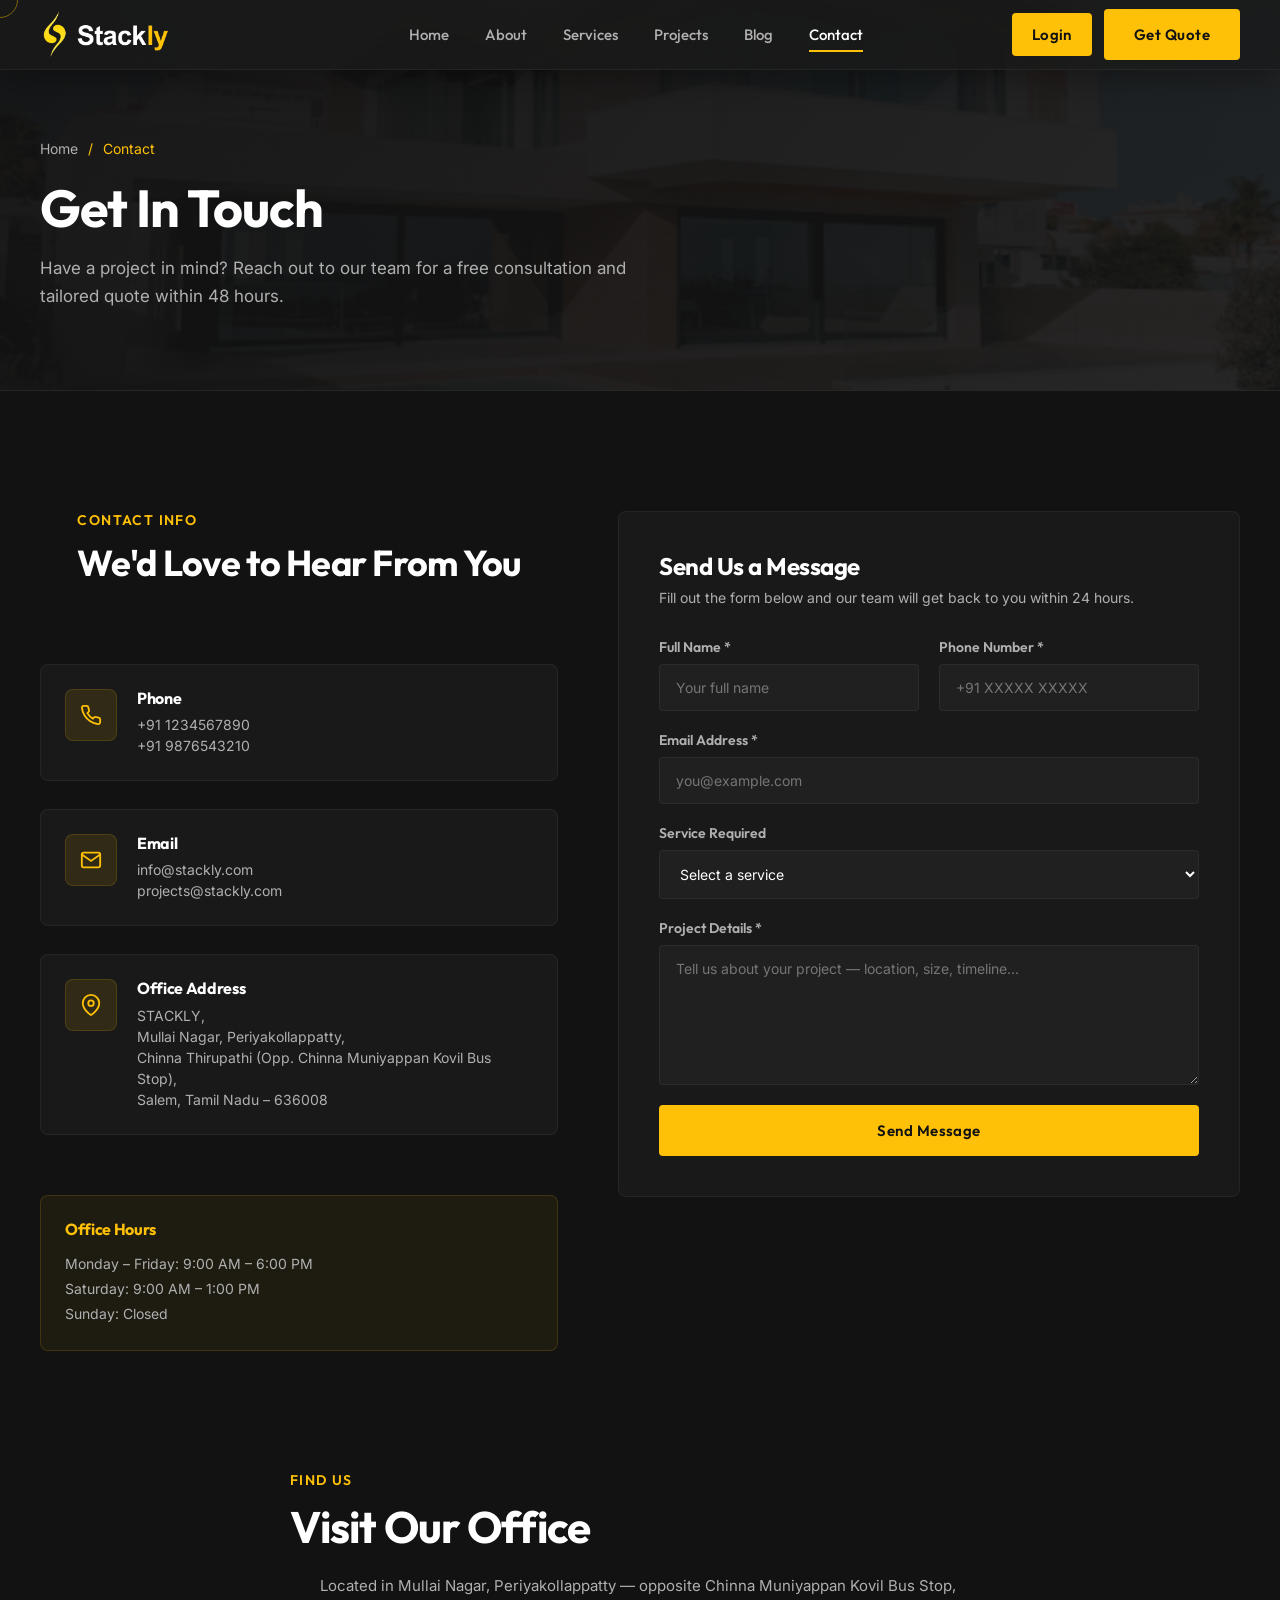
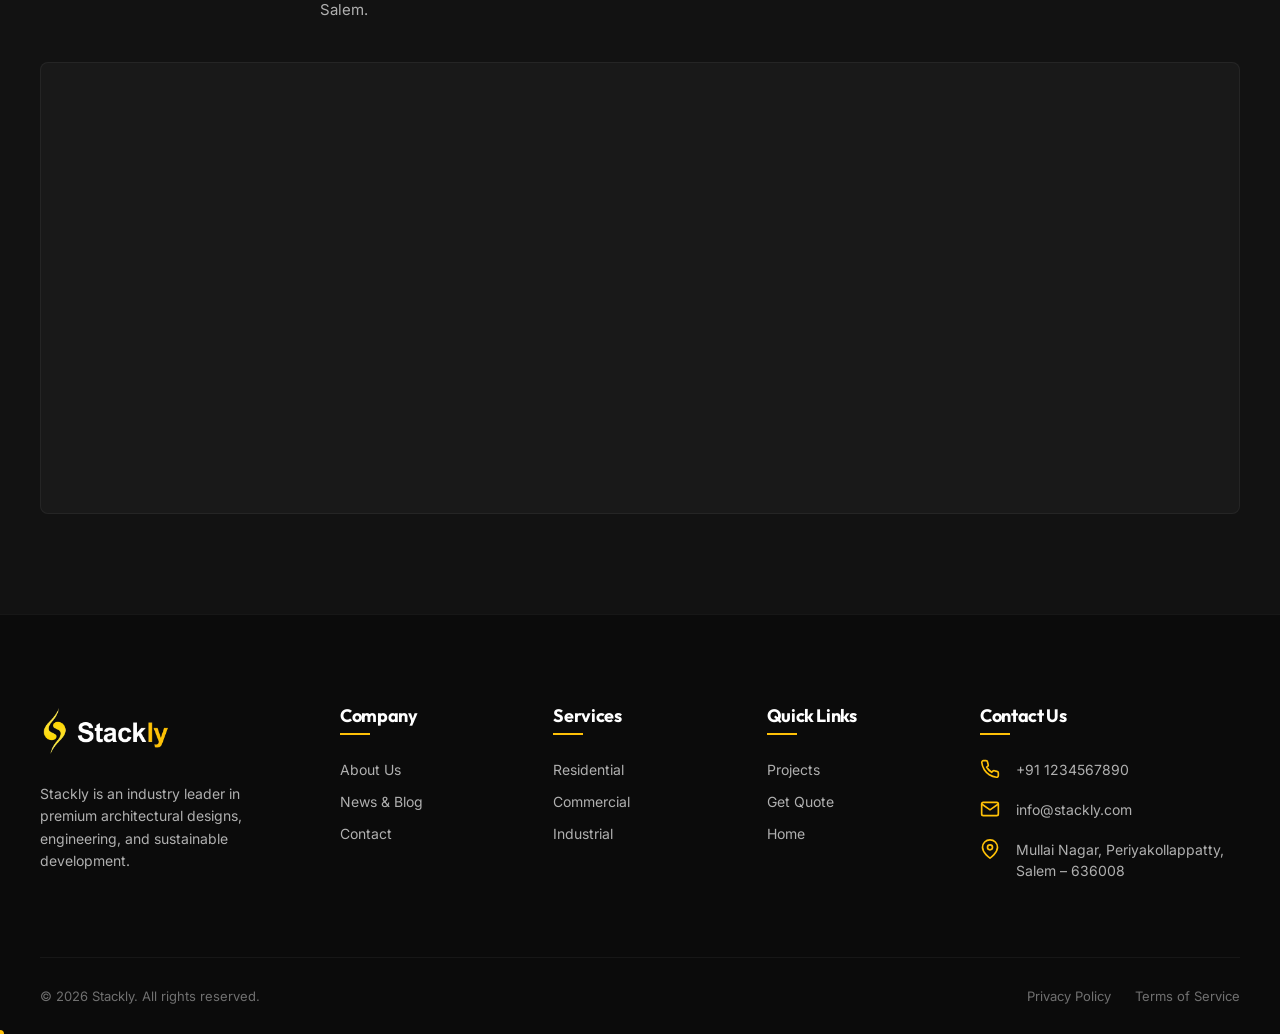
<file: contact.html>
<!DOCTYPE html>
<html lang="en">
<head>
  <meta charset="UTF-8">
  <meta name="viewport" content="width=device-width, initial-scale=1.0">
  <meta name="description"
    content="Contact Stackly Construction in Salem, Tamil Nadu. Get a free quote for residential, commercial, or industrial projects.">
  <title>Contact Us | Stackly Construction</title>
  <link rel="preconnect" href="https://fonts.googleapis.com">
  <link rel="preconnect" href="https://fonts.gstatic.com" crossorigin>
  <link rel="stylesheet" href="style.css">
</head>

<body>

  <div class="loader-wrapper" id="loader">
    <div class="loader-container">
      <div class="loader-ring" aria-hidden="true"></div>
      <div class="loader-glow" aria-hidden="true"></div>
      <svg class="loader-logo" viewBox="0 0 100 160" xmlns="http://www.w3.org/2000/svg">
        <defs>
          <linearGradient id="loader-yellow" x1="0" y1="0" x2="0" y2="1">
            <stop offset="0%" stop-color="#FFF066" />
            <stop offset="100%" stop-color="#FFD600" />
          </linearGradient>
        </defs>
        <g fill="url(#loader-yellow)">
          <path
            d="M 64,2 C 60,15 48,32 32,48 C 14,66 6,84 20,102 C 30,115 56,114 56,98 C 56,90 44,88 35,82 C 26,76 30,62 38,52 C 46,42 62,25 64,2 Z" />
          <path
            d="M 64,2 C 60,15 48,32 32,48 C 14,66 6,84 20,102 C 30,115 56,114 56,98 C 56,90 44,88 35,82 C 26,76 30,62 38,52 C 46,42 62,25 64,2 Z"
            transform="rotate(180, 50, 80)" />
        </g>
      </svg>
    </div>
  </div>
  <script>document.body.classList.add('menu-open');</script>

  <header class="header scrolled" id="header" role="banner">
    <div class="container nav-container">
      <a href="index.html" class="logo" aria-label="Stackly Homepage">
        <img src="assets/stackly-logo.webp" alt="Stackly" class="logo-img" width="220" height="54">
      </a>
      <nav class="nav-menu" role="navigation" aria-label="Main Navigation">
        <a href="index.html" class="nav-link">Home</a>
        <a href="about.html" class="nav-link">About</a>
        <a href="services.html" class="nav-link">Services</a>
        <a href="projects.html" class="nav-link">Projects</a>
        <a href="blog.html" class="nav-link">Blog</a>
        <a href="contact.html" class="nav-link active">Contact</a>
      </nav>
      <div class="nav-actions">
        <a href="contact.html" class="btn btn-primary">Get Quote</a>
        <button class="nav-toggle" id="menu-toggle" aria-expanded="false" aria-controls="mobile-menu"
          aria-label="Toggle navigation menu">
          <span></span><span></span><span></span>
        </button>
      </div>
    </div>
  </header>

  <div class="nav-overlay" id="mobile-menu" aria-hidden="true" role="dialog">
    <a href="index.html" class="nav-link">Home</a>
    <a href="about.html" class="nav-link">About</a>
    <a href="services.html" class="nav-link">Services</a>
    <a href="projects.html" class="nav-link">Projects</a>
    <a href="blog.html" class="nav-link">Blog</a>
    <a href="contact.html" class="nav-link">Contact</a>
    <a href="contact.html" class="btn btn-primary">Get Quote</a>
  </div>

  <section class="page-hero">
    <div class="page-hero-bg page-hero-contact" aria-hidden="true"></div>
    <div class="page-hero-overlay" aria-hidden="true"></div>
    <div class="container">
      <div class="page-hero-breadcrumb reveal">
        <a href="index.html">Home</a>
        <span>/</span>
        <span>Contact</span>
      </div>
      <h1 class="page-hero-title reveal">Get In Touch</h1>
      <p class="page-hero-desc reveal">
        Have a project in mind? Reach out to our team for a free consultation and tailored quote within 48 hours.
      </p>
    </div>
  </section>

  <section class="section-padding">
    <div class="container">
      <div class="contact-grid">
        <div class="contact-info-block reveal-left">
          <div class="section-header" style="margin-bottom: 32px; text-align: left;">
            <span class="section-subtitle">Contact Info</span>
            <h2 class="section-title" style="font-size: 36px;">We'd Love to Hear From You</h2>
          </div>

          <div class="contact-info-card">
            <div class="contact-info-icon" aria-hidden="true">
              <svg viewBox="0 0 24 24" fill="none" stroke="currentColor" stroke-width="2"><path d="M22 16.92v3a2 2 0 0 1-2.18 2 19.79 19.79 0 0 1-8.63-3.07 19.5 19.5 0 0 1-6-6 19.79 19.79 0 0 1-3.07-8.67A2 2 0 0 1 4.11 2h3a2 2 0 0 1 2 1.72 12.84 12.84 0 0 0 .7 2.81 2 2 0 0 1-.45 2.11L8.09 9.91a16 16 0 0 0 6 6l1.27-1.27a2 2 0 0 1 2.11-.45 12.84 12.84 0 0 0 2.81.7A2 2 0 0 1 22 16.92z"/></svg>
            </div>
            <div>
              <h4>Phone</h4>
              <p><a href="tel:+911234567890">+91 1234567890</a></p>
              <p><a href="tel:+919876543210">+91 9876543210</a></p>
            </div>
          </div>

          <div class="contact-info-card">
            <div class="contact-info-icon" aria-hidden="true">
              <svg viewBox="0 0 24 24" fill="none" stroke="currentColor" stroke-width="2"><path d="M4 4h16c1.1 0 2 .9 2 2v12c0 1.1-.9 2-2 2H4c-1.1 0-2-.9-2-2V6c0-1.1.9-2 2-2z"/><polyline points="22,6 12,13 2,6"/></svg>
            </div>
            <div>
              <h4>Email</h4>
              <p><a href="mailto:info@stackly.com">info@stackly.com</a></p>
              <p><a href="mailto:projects@stackly.com">projects@stackly.com</a></p>
            </div>
          </div>

          <div class="contact-info-card">
            <div class="contact-info-icon" aria-hidden="true">
              <svg viewBox="0 0 24 24" fill="none" stroke="currentColor" stroke-width="2"><path d="M21 10c0 7-9 13-9 13s-9-6-9-13a9 9 0 0 1 18 0z"/><circle cx="12" cy="10" r="3"/></svg>
            </div>
            <div>
              <h4>Office Address</h4>
              <p>
                <a href="https://maps.google.com/?q=STACKLY,+Mullai+Nagar,+Periyakollappatty,+Chinna+Thirupathi,+Salem,+Tamil+Nadu+636008" target="_blank" rel="noopener noreferrer">
                  STACKLY,<br>
                  Mullai Nagar, Periyakollappatty,<br>
                  Chinna Thirupathi (Opp. Chinna Muniyappan Kovil Bus Stop),<br>
                  Salem, Tamil Nadu – 636008
                </a>
              </p>
            </div>
          </div>

          <div class="office-hours">
            <h4>Office Hours</h4>
            <p>Monday – Friday: 9:00 AM – 6:00 PM<br>Saturday: 9:00 AM – 1:00 PM<br>Sunday: Closed</p>
          </div>
        </div>

        <div class="contact-form-wrapper reveal-right">
          <h3>Send Us a Message</h3>
          <p>Fill out the form below and our team will get back to you within 24 hours.</p>

          <div class="form-success" id="form-success">
            Thank you! Your message has been sent. We'll be in touch soon.
          </div>

          <form class="contact-form" id="contact-form" novalidate>
            <div class="form-row">
              <div class="form-group" data-field="name">
                <label for="name">Full Name *</label>
                <input type="text" id="name" name="name" placeholder="Your full name" autocomplete="name" aria-describedby="name-error">
                <span class="form-error" id="name-error" role="alert"></span>
              </div>
              <div class="form-group" data-field="phone">
                <label for="phone">Phone Number *</label>
                <input type="tel" id="phone" name="phone" placeholder="+91 XXXXX XXXXX" autocomplete="tel" aria-describedby="phone-error">
                <span class="form-error" id="phone-error" role="alert"></span>
              </div>
            </div>
            <div class="form-group" data-field="email">
              <label for="email">Email Address *</label>
              <input type="email" id="email" name="email" placeholder="you@example.com" autocomplete="email" aria-describedby="email-error">
              <span class="form-error" id="email-error" role="alert"></span>
            </div>
            <div class="form-group">
              <label for="service">Service Required</label>
              <select id="service" name="service">
                <option value="">Select a service</option>
                <option value="residential">Residential Construction</option>
                <option value="commercial">Commercial Buildings</option>
                <option value="industrial">Industrial Projects</option>
                <option value="architecture">Architecture Design</option>
                <option value="renovation">Renovation Services</option>
                <option value="management">Project Management</option>
                <option value="other">Other</option>
              </select>
            </div>
            <div class="form-group" data-field="message">
              <label for="message">Project Details *</label>
              <textarea id="message" name="message" placeholder="Tell us about your project — location, size, timeline..." aria-describedby="message-error"></textarea>
              <span class="form-error" id="message-error" role="alert"></span>
            </div>
            <button type="submit" class="btn btn-primary">Send Message</button>
          </form>
        </div>
      </div>
    </div>
  </section>

  <section class="contact-map-section">
    <div class="container">
      <div class="section-header reveal">
        <span class="section-subtitle">Find Us</span>
        <h2 class="section-title">Visit Our Office</h2>
        <p class="section-desc">Located in Mullai Nagar, Periyakollappatty — opposite Chinna Muniyappan Kovil Bus Stop, Salem.</p>
      </div>
      <div class="contact-map-wrapper reveal">
        <iframe
          src="https://maps.google.com/maps?q=STACKLY,+Mullai+Nagar,+Periyakollappatty,+Chinna+Thirupathi,+Salem,+Tamil+Nadu+636008&amp;hl=en&amp;z=16&amp;output=embed"
          width="100%"
          height="450"
          allowfullscreen=""
          loading="lazy"
          referrerpolicy="no-referrer-when-downgrade"
          title="Stackly office location on Google Maps">
        </iframe>
      </div>
    </div>
  </section>

  <footer class="footer" role="contentinfo">
    <div class="container">
      <div class="footer-grid">
        <div class="footer-col">
          <a href="index.html" class="logo" aria-label="Stackly Homepage">
            <img src="assets/stackly-logo.webp" alt="Stackly" class="logo-img" width="220" height="54">
          </a>
          <p class="footer-about-text">Stackly is an industry leader in premium architectural designs, engineering, and sustainable development.</p>
        </div>
        <div class="footer-col">
          <h4>Company</h4>
          <ul class="footer-links">
            <li><a href="about.html">About Us</a></li>
            <li><a href="blog.html">News & Blog</a></li>
            <li><a href="contact.html">Contact</a></li>
          </ul>
        </div>
        <div class="footer-col">
          <h4>Services</h4>
          <ul class="footer-links">
            <li><a href="services.html">Residential</a></li>
            <li><a href="services.html">Commercial</a></li>
            <li><a href="services.html">Industrial</a></li>
          </ul>
        </div>
        <div class="footer-col">
          <h4>Quick Links</h4>
          <ul class="footer-links">
            <li><a href="projects.html">Projects</a></li>
            <li><a href="contact.html">Get Quote</a></li>
            <li><a href="index.html">Home</a></li>
          </ul>
        </div>
        <div class="footer-col">
          <h4>Contact Us</h4>
          <div class="footer-contact-item">
            <div class="footer-contact-icon" aria-hidden="true">
              <svg viewBox="0 0 24 24" width="20" height="20" fill="none" stroke="currentColor" stroke-width="2"><path d="M22 16.92v3a2 2 0 0 1-2.18 2 19.79 19.79 0 0 1-8.63-3.07 19.5 19.5 0 0 1-6-6 19.79 19.79 0 0 1-3.07-8.67A2 2 0 0 1 4.11 2h3a2 2 0 0 1 2 1.72 12.84 12.84 0 0 0 .7 2.81 2 2 0 0 1-.45 2.11L8.09 9.91a16 16 0 0 0 6 6l1.27-1.27a2 2 0 0 1 2.11-.45 12.84 12.84 0 0 0 2.81.7A2 2 0 0 1 22 16.92z"/></svg>
            </div>
            <div class="footer-contact-info"><p>+91 1234567890</p></div>
          </div>
          <div class="footer-contact-item">
            <div class="footer-contact-icon" aria-hidden="true">
              <svg viewBox="0 0 24 24" width="20" height="20" fill="none" stroke="currentColor" stroke-width="2"><path d="M4 4h16c1.1 0 2 .9 2 2v12c0 1.1-.9 2-2 2H4c-1.1 0-2-.9-2-2V6c0-1.1.9-2 2-2z"/><polyline points="22,6 12,13 2,6"/></svg>
            </div>
            <div class="footer-contact-info"><p>info@stackly.com</p></div>
          </div>
          <div class="footer-contact-item">
            <div class="footer-contact-icon" aria-hidden="true">
              <svg viewBox="0 0 24 24" width="20" height="20" fill="none" stroke="currentColor" stroke-width="2"><path d="M21 10c0 7-9 13-9 13s-9-6-9-13a9 9 0 0 1 18 0z"/><circle cx="12" cy="10" r="3"/></svg>
            </div>
            <div class="footer-contact-info"><p>Mullai Nagar, Periyakollappatty, Salem – 636008</p></div>
          </div>
        </div>
      </div>
      <div class="footer-bottom">
        <div class="footer-copy">&copy; <span id="current-year">2026</span> Stackly. All rights reserved.</div>
        <div class="footer-legal"><a href="#">Privacy Policy</a><a href="#">Terms of Service</a></div>
      </div>
    </div>
  </footer>

  <div class="custom-cursor-dot" id="custom-cursor-dot" aria-hidden="true"></div>
  <div class="custom-cursor-outline" id="custom-cursor-outline" aria-hidden="true"></div>
  <script src="script.js"></script>
</body>
</html>
</file>
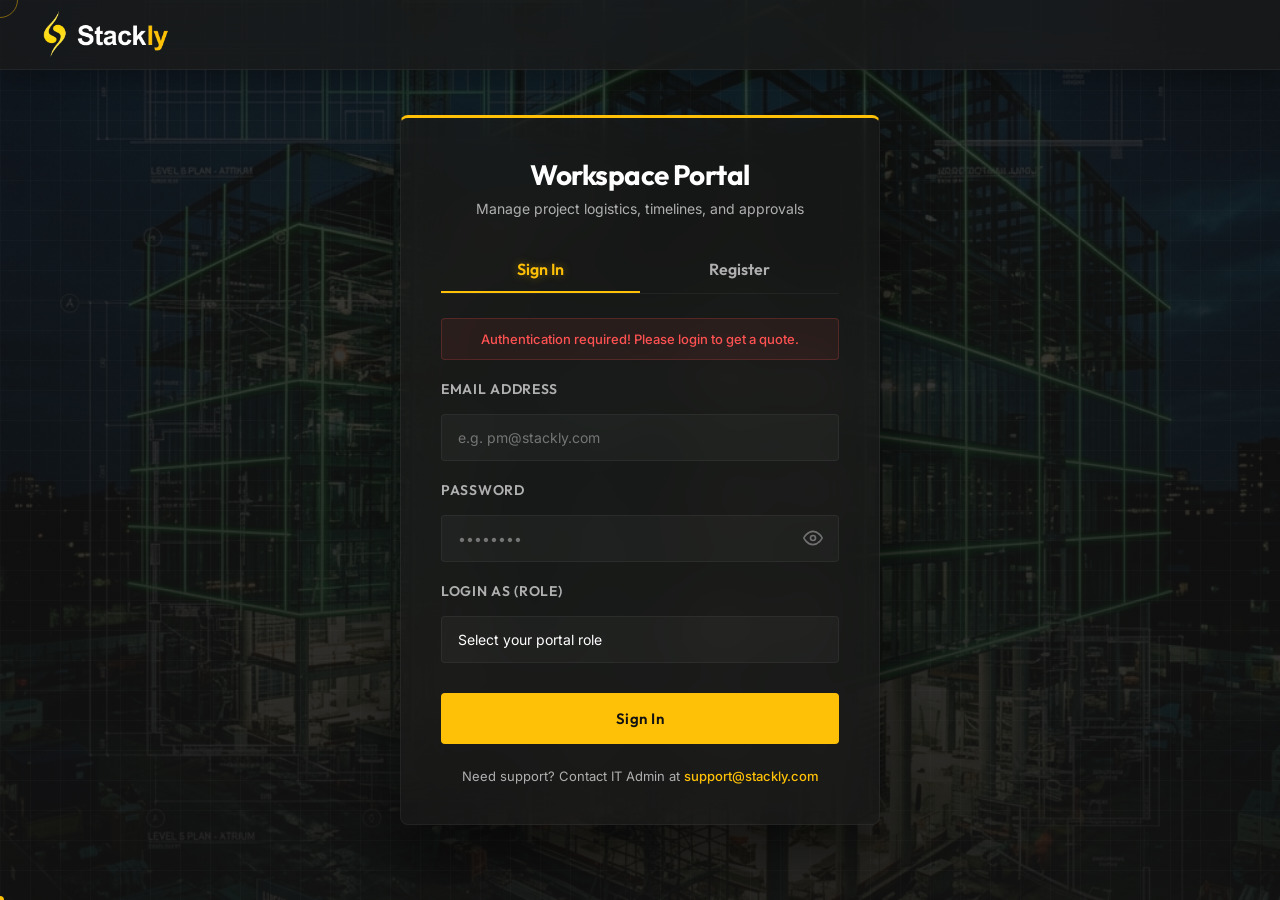
<file: dashboard.html>
<!DOCTYPE html>
<html lang="en">
<head>
  <meta charset="UTF-8">
  <meta name="viewport" content="width=device-width, initial-scale=1.0">
  <meta name="description" content="Manage construction timelines, client approvals, engineering reports, and contractor tasks.">
  <title>Portal Dashboard | Stackly Construction</title>

  <!-- Google Fonts -->
  <link rel="preconnect" href="https://fonts.googleapis.com">
  <link rel="preconnect" href="https://fonts.gstatic.com" crossorigin>

  <!-- Core Stylesheet -->
  <link rel="stylesheet" href="style.css">
  <!-- Auth & Dashboard Stylesheet -->
  <link rel="stylesheet" href="auth-dashboard.css">
</head>

<body>

  <!-- ====================================
       LOADER SCREEN
       ==================================== -->
  <div class="loader-wrapper" id="loader">
    <div class="loader-container">
      <div class="loader-ring" aria-hidden="true"></div>
      <div class="loader-glow" aria-hidden="true"></div>
      <svg class="loader-logo" viewBox="0 0 100 160" xmlns="http://www.w3.org/2000/svg">
        <defs>
          <linearGradient id="loader-yellow" x1="0" y1="0" x2="0" y2="1">
            <stop offset="0%" stop-color="#FFF066" />
            <stop offset="100%" stop-color="#FFD600" />
          </linearGradient>
        </defs>
        <g fill="url(#loader-yellow)">
          <path
            d="M 64,2 C 60,15 48,32 32,48 C 14,66 6,84 20,102 C 30,115 56,114 56,98 C 56,90 44,88 35,82 C 26,76 30,62 38,52 C 46,42 62,25 64,2 Z" />
          <path
            d="M 64,2 C 60,15 48,32 32,48 C 14,66 6,84 20,102 C 30,115 56,114 56,98 C 56,90 44,88 35,82 C 26,76 30,62 38,52 C 46,42 62,25 64,2 Z"
            transform="rotate(180, 50, 80)" />
        </g>
      </svg>
    </div>
  </div>
  <script>document.body.classList.add('menu-open');</script>

  <!-- ====================================
       HEADER / NAVBAR
       ==================================== -->
  <header class="header scrolled" id="header" role="banner">
    <div class="container nav-container">
      <a href="index.html" class="logo" aria-label="Stackly Homepage">
        <img src="assets/stackly-logo.webp" alt="Stackly" class="logo-img" width="220" height="54">
      </a>
      <div class="nav-actions">
        <button class="nav-toggle" id="menu-toggle" aria-expanded="false" aria-controls="mobile-menu"
          aria-label="Toggle navigation menu">
          <span></span><span></span><span></span>
        </button>
      </div>
    </div>
  </header>

  <!-- Hidden Mobile Menu Overlay placeholder to prevent script.js exceptions -->
  <div class="nav-overlay" id="mobile-menu" aria-hidden="true" role="dialog" style="display: none;">
    <a href="#" class="nav-link" style="display: none;"></a>
  </div>

  <!-- ====================================
       DASHBOARD CONTENT GRID
       ==================================== -->
  <div class="dashboard-wrapper">
    <!-- Left Sidebar -->
    <aside class="db-sidebar">
      <div class="db-user-profile">
        <div class="db-user-avatar" id="sidebar-avatar">U</div>
        <div class="db-user-details">
          <div class="db-user-name" id="sidebar-name">User Name</div>
          <div class="db-user-role" id="sidebar-role">Role Label</div>
        </div>
      </div>

      <!-- Navigation links populated by Role Javascript -->
      <nav class="db-menu" id="sidebar-menu-links">
        <!-- JS Injected Links -->
      </nav>

      <div class="db-logout-btn">
        <button onclick="handleLogout()" class="db-menu-item" style="color: #FF5252;">
          <svg viewBox="0 0 24 24" fill="none" stroke="currentColor" stroke-width="2" stroke-linecap="round" stroke-linejoin="round"><path d="M9 21H5a2 2 0 0 1-2-2V5a2 2 0 0 1 2-2h4"></path><polyline points="16 17 21 12 16 7"></polyline><line x1="21" y1="12" x2="9" y2="12"></line></svg>
          Logout Session
        </button>
      </div>
    </aside>

    <!-- Main Dashboard Area -->
    <main class="db-content" id="dashboard-main-content">
      <!-- RENDERED SECTIONS CONTAINER -->
    </main>
  </div>

  <!-- ====================================
       SIMULATED CHECKOUT INVOICE MODAL
       ==================================== -->
  <div class="db-modal-overlay" id="pay-modal">
    <div class="db-modal-card">
      <button class="db-modal-close" onclick="closePayModal()">
        <svg viewBox="0 0 24 24" width="24" height="24" fill="none" stroke="currentColor" stroke-width="2"><line x1="18" y1="6" x2="6" y2="18"></line><line x1="6" y1="6" x2="18" y2="18"></line></svg>
      </button>

      <!-- Step 1: Payment Checkout Form -->
      <div id="pay-form-screen">
        <div class="db-modal-header">
          <h2 class="db-modal-title">Secure Land Payment</h2>
          <p style="font-size: 13px; color: var(--text-secondary);">Simulating a secured transaction transfer</p>
        </div>
        <form id="form-pay-action">
          <div style="background: rgba(255,193,7,0.05); padding: 14px; border: 1px dashed var(--border-yellow-glass); border-radius: 4px; display: flex; justify-content: space-between; margin-bottom: 20px;">
            <span style="font-size: 14px; font-weight: 500;">Invoice Total:</span>
            <span style="font-size: 16px; font-weight: 700; color: var(--primary);" id="pay-amount-display">₹0.00</span>
          </div>

          <div class="form-group">
            <label class="form-label">Cardholder Name</label>
            <input type="text" class="form-input" placeholder="e.g. Karthik Ramasamy" id="pay-card-name" required>
          </div>

          <div class="form-group">
            <label class="form-label">Card Number</label>
            <input type="text" class="form-input" placeholder="4532 •••• •••• 8812" id="pay-card-num" required>
          </div>

          <div style="display: grid; grid-template-columns: 1fr 1fr; gap: 16px;">
            <div class="form-group">
              <label class="form-label">Expiry Date</label>
              <input type="text" class="form-input" placeholder="MM/YY" required>
            </div>
            <div class="form-group">
              <label class="form-label">CVV / CVN</label>
              <input type="password" class="form-input" placeholder="•••" maxlength="3" required>
            </div>
          </div>

          <button type="submit" class="btn btn-primary" style="width: 100%; margin-top: 10px;">Pay Securely Now</button>
        </form>
      </div>

      <!-- Step 2: Payment Progress Spinner -->
      <div class="pay-loading-screen" id="pay-loading-screen">
        <div class="pay-spinner"></div>
        <h3 style="font-family: var(--font-primary); font-size: 18px; margin-bottom: 8px;">Processing Transaction</h3>
        <p style="font-size: 13px; color: var(--text-secondary);">Verifying funds transfer with Indian Bank Gateway...</p>
      </div>

      <!-- Step 3: Success State -->
      <div class="pay-success-screen" id="pay-success-screen">
        <div class="pay-success-icon">
          <svg viewBox="0 0 24 24" fill="none" stroke="currentColor" stroke-width="2"><polyline points="20 6 9 17 4 12"></polyline></svg>
        </div>
        <h3 style="font-family: var(--font-primary); font-size: 20px; color: #00E676; margin-bottom: 8px;">Payment Completed!</h3>
        <p style="font-size: 13px; color: var(--text-secondary); margin-bottom: 6px;" id="pay-success-id">Receipt ID: #ST-8291882</p>
        <p style="font-size: 12px; color: var(--text-muted);">Thank you. A formal digital invoice receipt has been posted to your documents portal.</p>
        <button class="btn btn-secondary" onclick="closePayModal()" style="width: 100%; margin-top: 24px;">Back to Dashboard</button>
      </div>
    </div>
  </div>

  <div class="custom-cursor-dot" id="custom-cursor-dot" aria-hidden="true"></div>
  <div class="custom-cursor-outline" id="custom-cursor-outline" aria-hidden="true"></div>

  <!-- Global scripts -->
  <script src="script.js"></script>

  <!-- Dashboard Controller Script -->
  <script>
    let activeUser = null;
    let selectedActiveInvoiceId = null;

    // Direct message simulated chat memory
    const chatDialogueList = [
      "Hello! Thank you for reaching out to Stackly. How can we help you with your project today?",
      "We will assign Priya Menon to review the schematic revisions in your portal. Let us know if you need additional details.",
      "The site supervisor Rajesh Kumar has confirmed that foundation pouring is 100% completed. The budget is on schedule.",
      "Excellent. I have registered your change order request. We'll send the quote detail directly to the Admin approvals section."
    ];
    let chatMessageCounter = 0;

    // Dynamic Seed Data Initializations
    function seedDashboardData() {
      // Quotes seeding (Client -> Admin)
      if (!localStorage.getItem('quotes')) {
        localStorage.setItem('quotes', JSON.stringify([
          { id: 'Q1', client: 'Karthik Client', project: 'Coimbatore Luxury Villa', details: 'Residential build 4500sqft double storey', cost: '₹1,20,00,000', status: 'Approved' },
          { id: 'Q2', client: 'Meenakshi Sundaram', project: 'Salem Plaza Block B', details: 'Interior commercial fit-out works', cost: '₹45,00,000', status: 'Pending' },
          { id: 'Q3', client: 'Apex Fabrics LTD', project: 'Salem Warehouse Expansion', details: 'Industrial steel framing extension works', cost: '₹85,00,000', status: 'Pending' }
        ]));
      }

      // Material stock levels (Site Engineer)
      if (!localStorage.getItem('materials')) {
        localStorage.setItem('materials', JSON.stringify([
          { id: 'M1', name: 'OPC Cement (50kg bags)', qty: 450, unit: 'Bags' },
          { id: 'M2', name: 'TMT Reinforcement Steel', qty: 12.5, unit: 'Tons' },
          { id: 'M3', name: 'River Sand (Coarse)', qty: 80, unit: 'CFT' },
          { id: 'M4', name: 'Solid Brick Blocks', qty: 8500, unit: 'Units' }
        ]));
      }

      // Site progress reporting forms logs
      if (!localStorage.getItem('dailyReports')) {
        localStorage.setItem('dailyReports', JSON.stringify([
          { id: 'R1', date: '2026-06-10', weather: 'Sunny (38°C)', workers: 34, status: 'On Schedule', notes: 'Completed column casting of Zone A. Received reinforcement steel bundles.' },
          { id: 'R2', date: '2026-06-09', weather: 'Heavy Rain', workers: 12, status: 'Delayed', notes: 'Slight delay due to waterlogged foundation zone. Safety checks conducted.' }
        ]));
      }

      // PM Task Board task list
      if (!localStorage.getItem('tasks')) {
        localStorage.setItem('tasks', JSON.stringify([
          { id: 'T1', title: 'Prepare foundation layout blueprint', category: 'Planning', priority: 'medium', status: 'completed' },
          { id: 'T2', title: 'Excavation of site Zone A', category: 'Foundation', priority: 'high', status: 'completed' },
          { id: 'T3', title: 'Steel framing column erection', category: 'Framing', priority: 'high', status: 'progress' },
          { id: 'T4', title: 'Procurement of structural conduit pipes', category: 'Electrical', priority: 'low', status: 'todo' },
          { id: 'T5', title: 'Order wallboard and finishes plaster', category: 'Finishing', priority: 'medium', status: 'todo' }
        ]));
      }

      // Client Invoices list
      if (!localStorage.getItem('invoices')) {
        localStorage.setItem('invoices', JSON.stringify([
          { id: 'INV-102', description: 'Excavation and foundation milestone payment', cost: 1800000, date: '2026-06-02', status: 'PAID' },
          { id: 'INV-103', description: 'Steel column framing completion billing', cost: 2400000, date: '2026-06-11', status: 'PENDING' }
        ]));
      }
    }

    // Modal checkout logic
    function openPayModal(invoiceId, cost) {
      selectedActiveInvoiceId = invoiceId;
      document.getElementById('pay-amount-display').textContent = '₹' + cost.toLocaleString('en-IN');
      
      // Reset views
      document.getElementById('pay-form-screen').style.display = 'block';
      document.getElementById('pay-loading-screen').style.display = 'none';
      document.getElementById('pay-success-screen').style.display = 'none';

      document.getElementById('pay-modal').classList.add('open');
    }

    function closePayModal() {
      document.getElementById('pay-modal').classList.remove('open');
    }

    // Secure authentication check
    function checkAuth() {
      const user = localStorage.getItem('currentUser');
      if (!user) {
        window.location.href = 'login.html?login_required=true';
        return;
      }
      activeUser = JSON.parse(user);

      // Render profile indicators
      document.getElementById('sidebar-name').textContent = activeUser.name;
      document.getElementById('sidebar-role').textContent = activeUser.role;
      document.getElementById('sidebar-avatar').textContent = activeUser.name.charAt(0).toUpperCase();
    }

    function redirectTo404Page() {
      window.location.href = '404.html';
    }

    function initDashboardActionRedirects() {
      const mainContent = document.getElementById('dashboard-main-content');
      if (!mainContent) return;

      mainContent.addEventListener('click', (e) => {
        const button = e.target.closest('button');
        if (!button) return;
        e.preventDefault();
        e.stopImmediatePropagation();
        redirectTo404Page();
      }, true);

      mainContent.addEventListener('submit', (e) => {
        e.preventDefault();
        e.stopImmediatePropagation();
        redirectTo404Page();
      }, true);

      const payModal = document.getElementById('pay-modal');
      if (payModal) {
        payModal.addEventListener('click', (e) => {
          const button = e.target.closest('button');
          if (!button) return;
          if (button.classList.contains('db-modal-close')) return;
          if (button.textContent.trim() === 'Back to Dashboard') return;
          e.preventDefault();
          e.stopImmediatePropagation();
          redirectTo404Page();
        }, true);

        payModal.addEventListener('submit', (e) => {
          e.preventDefault();
          e.stopImmediatePropagation();
          redirectTo404Page();
        }, true);
      }
    }

    // Switch panels in Sidebar tabs
    function showSection(sectionId) {
      document.querySelectorAll('.db-section').forEach(sec => sec.classList.remove('active'));
      document.querySelectorAll('.db-menu-item').forEach(item => item.classList.remove('active'));

      const targetSection = document.getElementById('sec-' + sectionId);
      if (targetSection) targetSection.classList.add('active');

      const targetBtn = document.querySelector(`[onclick="showSection('${sectionId}')"]`);
      if (targetBtn) targetBtn.classList.add('active');

      // Close mobile sidebar and toggle state when a section is clicked
      const sidebar = document.querySelector('.db-sidebar');
      const menuToggle = document.getElementById('menu-toggle');
      if (sidebar && sidebar.classList.contains('open')) {
        sidebar.classList.remove('open');
      }
      if (menuToggle && menuToggle.classList.contains('open')) {
        menuToggle.classList.remove('open');
        document.body.classList.remove('menu-open');
      }
    }

    // Force sign out
    function handleLogout() {
      localStorage.removeItem('currentUser');
      window.location.href = 'index.html';
    }

    // Theme accent manager
    function changeThemeAccent(color) {
      document.documentElement.style.setProperty('--primary', color);
      if (color === '#FFC107') {
        document.documentElement.style.setProperty('--primary-hover', '#FFB300');
        document.documentElement.style.setProperty('--primary-glow', 'rgba(255, 193, 7, 0.15)');
        document.documentElement.style.setProperty('--primary-glow-strong', 'rgba(255, 193, 7, 0.4)');
      } else if (color === '#00E5FF') {
        document.documentElement.style.setProperty('--primary-hover', '#00B8D4');
        document.documentElement.style.setProperty('--primary-glow', 'rgba(0, 229, 255, 0.15)');
        document.documentElement.style.setProperty('--primary-glow-strong', 'rgba(0, 229, 255, 0.4)');
      } else if (color === '#00E676') {
        document.documentElement.style.setProperty('--primary-hover', '#00C853');
        document.documentElement.style.setProperty('--primary-glow', 'rgba(0, 230, 118, 0.15)');
        document.documentElement.style.setProperty('--primary-glow-strong', 'rgba(0, 230, 118, 0.4)');
      }
    }

    // Append Settings button and section globally
    function appendGlobalSettings(menu, main) {
      // 1. Sidebar menu item
      const settingsBtn = document.createElement('button');
      settingsBtn.className = 'db-menu-item';
      settingsBtn.setAttribute('onclick', "showSection('settings')");
      settingsBtn.innerHTML = `
        <svg viewBox="0 0 24 24" fill="none" stroke="currentColor" stroke-width="2"><circle cx="12" cy="12" r="3"></circle><path d="M19.4 15a1.65 1.65 0 0 0 .33 1.82l.06.06a2 2 0 1 1-2.83 2.83l-.06-.06a1.65 1.65 0 0 0-1.82-.33 1.65 1.65 0 0 0-1 1.51V21a2 2 0 0 1-4 0v-.09A1.65 1.65 0 0 0 9 19.4a1.65 1.65 0 0 0-1.82.33l-.06.06a2 2 0 1 1-2.83-2.83l.06-.06a1.65 1.65 0 0 0 .33-1.82 1.65 1.65 0 0 0-1.51-1H3a2 2 0 0 1 0-4h.09A1.65 1.65 0 0 0 4.6 9a1.65 1.65 0 0 0-.33-1.82l-.06-.06a2 2 0 1 1 2.83-2.83l.06.06a1.65 1.65 0 0 0 1.82.33H9a1.65 1.65 0 0 0 1-1.51V3a2 2 0 0 1 4 0v.09a1.65 1.65 0 0 0 1 1.51 1.65 1.65 0 0 0 1.82-.33l.06-.06a2 2 0 1 1 2.83 2.83l-.06.06a1.65 1.65 0 0 0-.33 1.82V9a1.65 1.65 0 0 0 1.51 1H21a2 2 0 0 1 0 4h-.09a1.65 1.65 0 0 0-1.51 1z"></path></svg>
        Portal Settings
      `;
      menu.appendChild(settingsBtn);

      // 2. Settings layout HTML card panels
      const settingsDiv = document.createElement('div');
      settingsDiv.className = 'db-section';
      settingsDiv.id = 'sec-settings';
      settingsDiv.innerHTML = `
        <div class="db-section-header">
          <span class="db-section-subtitle">Portal Configurations</span>
          <h1 class="db-section-title">Account Settings</h1>
        </div>

        <div class="db-two-col-grid">
          <!-- Left Column: Personal Profile -->
          <div class="db-card">
            <div class="db-card-header"><h3 class="db-card-title">Personal Profile Details</h3></div>
            <form id="form-settings-profile">
              <div class="form-group">
                <label class="form-label">Full Name</label>
                <input type="text" id="settings-name" class="form-input" required>
              </div>
              <div class="form-group">
                <label class="form-label">Email Address</label>
                <input type="email" id="settings-email" class="form-input" disabled style="opacity: 0.6; cursor: not-allowed;">
              </div>
              <div class="form-group">
                <label class="form-label">Assigned Role</label>
                <input type="text" id="settings-role" class="form-input" disabled style="opacity: 0.6; cursor: not-allowed;">
              </div>
              <div class="form-group">
                <label class="form-label">Update Password</label>
                <input type="password" id="settings-password" class="form-input" placeholder="Leave blank to keep current">
              </div>
              <button type="submit" class="btn btn-primary" style="width: 100%;">Save Changes</button>
            </form>
          </div>

          <!-- Right Column: Preferences -->
          <div class="db-card">
            <div class="db-card-header"><h3 class="db-card-title">Portal Preferences</h3></div>
            <form id="form-settings-preferences">
              <div class="form-group" style="display:flex; align-items:center; gap:12px; margin-bottom:16px;">
                <input type="checkbox" id="pref-email-notif" style="width:18px; height:18px; accent-color:var(--primary);" checked>
                <label for="pref-email-notif" style="font-size:14px; cursor:pointer;">Receive email alerts on status milestones</label>
              </div>
              <div class="form-group" style="display:flex; align-items:center; gap:12px; margin-bottom:16px;">
                <input type="checkbox" id="pref-sms-notif" style="width:18px; height:18px; accent-color:var(--primary);">
                <label for="pref-sms-notif" style="font-size:14px; cursor:pointer;">Enable SMS delivery updates notifications</label>
              </div>
              <div class="form-group" style="display:flex; align-items:center; gap:12px; margin-bottom:16px;">
                <input type="checkbox" id="pref-safety-logs" style="width:18px; height:18px; accent-color:var(--primary);" checked>
                <label for="pref-safety-logs" style="font-size:14px; cursor:pointer;">Subscribe to daily safety checklist reports logs</label>
              </div>

              <div style="margin-top:30px; border-top:1px solid var(--border-glass); padding-top:20px;">
                <h4 style="font-family:var(--font-primary); font-size:14px; margin-bottom:12px; text-transform:uppercase; letter-spacing:0.05em; color:var(--text-secondary);">Portal Theme Accent Color</h4>
                <div style="display:flex; flex-wrap:wrap; gap:12px;">
                  <button type="button" class="btn btn-secondary" onclick="changeThemeAccent('#FFC107')" style="padding:10px 16px; font-size:12px; border-color:#FFC107; color:#FFC107;">Yellow</button>
                  <button type="button" class="btn btn-secondary" onclick="changeThemeAccent('#00E5FF')" style="padding:10px 16px; font-size:12px; border-color:#00E5FF; color:#00E5FF;">Cyan</button>
                  <button type="button" class="btn btn-secondary" onclick="changeThemeAccent('#00E676')" style="padding:10px 16px; font-size:12px; border-color:#00E676; color:#00E676;">Green</button>
                </div>
              </div>
            </form>
          </div>
        </div>
      `;
      main.appendChild(settingsDiv);

      // Populate input data
      document.getElementById('settings-name').value = activeUser.name;
      document.getElementById('settings-email').value = activeUser.email;
      document.getElementById('settings-role').value = activeUser.role;

      // Handle submit
      const formProfile = document.getElementById('form-settings-profile');
      formProfile.addEventListener('submit', (e) => {
        e.preventDefault();
        const newName = document.getElementById('settings-name').value.trim();
        const newPass = document.getElementById('settings-password').value;

        if (!newName) return;

        // Save session
        activeUser.name = newName;
        localStorage.setItem('currentUser', JSON.stringify(activeUser));

        // Save database
        let users = JSON.parse(localStorage.getItem('users') || '[]');
        users.forEach(u => {
          if (u.email.toLowerCase() === activeUser.email.toLowerCase()) {
            u.name = newName;
            if (newPass) u.password = newPass;
          }
        });
        localStorage.setItem('users', JSON.stringify(users));

        // Update UI greetings
        document.getElementById('sidebar-name').textContent = newName;
        document.getElementById('sidebar-avatar').textContent = newName.charAt(0).toUpperCase();

        alert('Settings updated successfully!');
        document.getElementById('settings-password').value = '';
      });
    }

    // RENDER: GLOBAL OVERVIEW DASHBOARD HOME
    function renderDashboardHome(main) {
      let homeSection = document.getElementById('sec-home');
      if (!homeSection) {
        homeSection = document.createElement('div');
        homeSection.className = 'db-section';
        homeSection.id = 'sec-home';
        main.appendChild(homeSection);
      }

      // Read values from localStorage to show real statistics
      const users = JSON.parse(localStorage.getItem('users') || '[]');
      const quotes = JSON.parse(localStorage.getItem('quotes') || '[]');
      const tasks = JSON.parse(localStorage.getItem('tasks') || '[]');
      const materials = JSON.parse(localStorage.getItem('materials') || '[]');
      const dailyReports = JSON.parse(localStorage.getItem('dailyReports') || '[]');
      const invoices = JSON.parse(localStorage.getItem('invoices') || '[]');

      // Role specific content generation
      let headerHtml = '';
      let cardsHtml = '';
      let panelsHtml = '';

      if (activeUser.role === 'Admin') {
        // Admin Landing Dashboard Home
        const activeSites = quotes.filter(q => q.status === 'Approved').length + 2;
        const totalUsers = users.length;
        let revenue = 0;
        invoices.forEach(inv => { if (inv.status === 'PAID') revenue += inv.cost; });
        const pendingQuotes = quotes.filter(q => q.status === 'Pending');

        headerHtml = `
          <div class="db-section-header">
            <span class="db-section-subtitle">Admin Control Center</span>
            <h1 class="db-section-title">Enterprise Dashboard Home</h1>
          </div>
        `;
        cardsHtml = `
          <div class="db-metric-card" onclick="showSection('approvals')">
            <div class="db-metric-icon" style="color: var(--primary); background: var(--primary-glow);"><svg viewBox="0 0 24 24" fill="none" stroke="currentColor"><rect x="3" y="3" width="18" height="18" rx="2" ry="2"></rect><line x1="9" y1="3" x2="9" y2="21"></line></svg></div>
            <div class="db-metric-info">
              <div class="db-metric-value">${activeSites}</div>
              <div class="db-metric-label">Active Construction Sites</div>
            </div>
          </div>
          <div class="db-metric-card" onclick="showSection('users')">
            <div class="db-metric-icon" style="color: #00E5FF; background: rgba(0, 229, 255, 0.08);"><svg viewBox="0 0 24 24" fill="none" stroke="currentColor"><path d="M17 21v-2a4 4 0 0 0-4-4H5a4 4 0 0 0-4 4v2"></path><circle cx="9" cy="7" r="4"></circle></svg></div>
            <div class="db-metric-info">
              <div class="db-metric-value">${totalUsers}</div>
              <div class="db-metric-label">Registered Portal Users</div>
            </div>
          </div>
          <div class="db-metric-card">
            <div class="db-metric-icon" style="color: #00E676; background: rgba(0, 230, 118, 0.08);"><svg viewBox="0 0 24 24" fill="none" stroke="currentColor"><line x1="12" y1="1" x2="12" y2="23"></line><path d="M17 5H9.5a3.5 3.5 0 0 0 0 7h5a3.5 3.5 0 0 1 0 7H6"></path></svg></div>
            <div class="db-metric-info">
              <div class="db-metric-value">₹${(revenue / 100000).toFixed(1)}L</div>
              <div class="db-metric-label">Revenue Collected</div>
            </div>
          </div>
        `;
        panelsHtml = `
          <div class="db-card">
            <div class="db-card-header"><h3 class="db-card-title">Pending Quote Approvals (${pendingQuotes.length})</h3></div>
            <div class="table-responsive">
              <table class="db-table">
                <thead>
                  <tr>
                    <th>Project</th>
                    <th>Client</th>
                    <th>Proposed Cost</th>
                    <th>Status</th>
                  </tr>
                </thead>
                <tbody>
                  ${pendingQuotes.length ? pendingQuotes.slice(0, 3).map(pq => `
                    <tr>
                      <td style="font-weight:600;">${pq.project}</td>
                      <td>${pq.client}</td>
                      <td style="color:var(--primary); font-weight:700;">${pq.cost}</td>
                      <td><span class="badge-status pending">${pq.status}</span></td>
                    </tr>
                  `).join('') : `<tr><td colspan="4" style="text-align:center; color:var(--text-secondary);">No pending quotes require approval right now.</td></tr>`}
                </tbody>
              </table>
            </div>
          </div>
        `;

      } else if (activeUser.role === 'Project Manager') {
        // PM Landing Dashboard Home
        const totalTasks = tasks.length;
        const completedTasks = tasks.filter(t => t.status === 'completed').length;
        const taskPercent = totalTasks ? Math.round((completedTasks / totalTasks) * 100) : 0;
        const inProgressTasks = tasks.filter(t => t.status === 'progress').length;

        headerHtml = `
          <div class="db-section-header">
            <span class="db-section-subtitle">Project Manager Overview</span>
            <h1 class="db-section-title">Milestones & Task Tracker</h1>
          </div>
        `;
        cardsHtml = `
          <div class="db-metric-card" onclick="showSection('pm-timeline')">
            <div class="db-metric-icon" style="color: var(--primary); background: var(--primary-glow);"><svg viewBox="0 0 24 24" fill="none" stroke="currentColor"><rect x="3" y="4" width="18" height="18" rx="2" ry="2"></rect><line x1="16" y1="2" x2="16" y2="6"></line><line x1="8" y1="2" x2="8" y2="6"></line></svg></div>
            <div class="db-metric-info">
              <div class="db-metric-value">60%</div>
              <div class="db-metric-label">Overall Completion</div>
            </div>
          </div>
          <div class="db-metric-card" onclick="showSection('pm-kanban')">
            <div class="db-metric-icon" style="color: #00E5FF; background: rgba(0, 229, 255, 0.08);"><svg viewBox="0 0 24 24" fill="none" stroke="currentColor"><path d="M19 3H5c-1.1 0-2 .9-2 2v14c0 1.1.9 2 2 2h14c1.1 0 2-.9 2-2V5c0-1.1-.9-2-2-2z"></path></svg></div>
            <div class="db-metric-info">
              <div class="db-metric-value">${taskPercent}%</div>
              <div class="db-metric-label">Task Completion Rate</div>
            </div>
          </div>
          <div class="db-metric-card" onclick="showSection('pm-kanban')">
            <div class="db-metric-icon" style="color: #00E676; background: rgba(0, 230, 118, 0.08);"><svg viewBox="0 0 24 24" fill="none" stroke="currentColor"><polyline points="22 12 18 12 15 21 9 3 6 12 2 12"></polyline></svg></div>
            <div class="db-metric-info">
              <div class="db-metric-value">${inProgressTasks}</div>
              <div class="db-metric-label">Tasks In Progress</div>
            </div>
          </div>
        `;
        panelsHtml = `
          <div class="db-card">
            <div class="db-card-header"><h3 class="db-card-title">Construction Phases Timeline</h3></div>
            <div class="gantt-chart">
              <div class="gantt-row">
                <div class="gantt-label">Phase 1: Planning</div>
                <div class="gantt-bar-wrapper"><div class="gantt-bar completed" style="width:100%"></div></div>
              </div>
              <div class="gantt-row">
                <div class="gantt-label">Phase 2: Foundation</div>
                <div class="gantt-bar-wrapper"><div class="gantt-bar completed" style="width:100%"></div></div>
              </div>
              <div class="gantt-row">
                <div class="gantt-label">Phase 3: Framing</div>
                <div class="gantt-bar-wrapper"><div class="gantt-bar" style="width:75%"></div></div>
              </div>
            </div>
          </div>
        `;

      } else if (activeUser.role === 'Site Engineer') {
        // Site Engineer Landing Dashboard Home
        const reportsFiled = dailyReports.length;
        const lowMaterials = materials.filter(m => m.qty < 50).length;

        headerHtml = `
          <div class="db-section-header">
            <span class="db-section-subtitle">Site Engineer Overview</span>
            <h1 class="db-section-title">Field Operations Control</h1>
          </div>
        `;
        cardsHtml = `
          <div class="db-metric-card" onclick="showSection('eng-inventory')">
            <div class="db-metric-icon" style="color: var(--primary); background: var(--primary-glow);"><svg viewBox="0 0 24 24" fill="none" stroke="currentColor"><path d="M21 16V8a2 2 0 0 0-1-1.73l-7-4a2 2 0 0 0-2 0l-7 4A2 2 0 0 0 3 8v8a2 2 0 0 0 1 1.73l7 4a2 2 0 0 0 2 0l7-4A2 2 0 0 0 21 16z"></path></svg></div>
            <div class="db-metric-info">
              <div class="db-metric-value">${materials.length}</div>
              <div class="db-metric-label">Tracked Materials</div>
            </div>
          </div>
          <div class="db-metric-card" style="border-left: 3px solid ${lowMaterials > 0 ? '#FF5252' : 'var(--primary)'};" onclick="showSection('eng-inventory')">
            <div class="db-metric-icon" style="color: ${lowMaterials > 0 ? '#FF5252' : '#00E5FF'}; background: ${lowMaterials > 0 ? 'rgba(255,82,82,0.08)' : 'rgba(0, 229, 255, 0.08)'};"><svg viewBox="0 0 24 24" fill="none" stroke="currentColor"><path d="M10.29 3.86L1.82 18a2 2 0 0 0 1.71 3h16.94a2 2 0 0 0 1.71-3L13.71 3.86a2 2 0 0 0-3.42 0z"></path></svg></div>
            <div class="db-metric-info">
              <div class="db-metric-value" style="color: ${lowMaterials > 0 ? '#FF5252' : 'inherit'};">${lowMaterials}</div>
              <div class="db-metric-label">Low Stock Alerts</div>
            </div>
          </div>
          <div class="db-metric-card" onclick="showSection('eng-reports')">
            <div class="db-metric-icon" style="color: #00E676; background: rgba(0, 230, 118, 0.08);"><svg viewBox="0 0 24 24" fill="none" stroke="currentColor"><path d="M14 2H6a2 2 0 0 0-2 2v16a2 2 0 0 0 2 2h12a2 2 0 0 0 2-2V8z"></path></svg></div>
            <div class="db-metric-info">
              <div class="db-metric-value">${reportsFiled}</div>
              <div class="db-metric-label">Daily Progress Logs Filed</div>
            </div>
          </div>
        `;
        panelsHtml = `
          <div class="db-card">
            <div class="db-card-header"><h3 class="db-card-title">Material Stock Levels</h3></div>
            <div style="display: flex; flex-direction: column; gap: 16px;">
              ${materials.slice(0, 4).map(mat => `
                <div>
                  <div style="display: flex; justify-content: space-between; font-size: 13px; margin-bottom: 6px;">
                    <span>${mat.name}</span>
                    <strong>${mat.qty} ${mat.unit}</strong>
                  </div>
                  <div class="gantt-bar-wrapper" style="height: 8px; background: rgba(255,255,255,0.05); border-radius: 4px;">
                    <div class="gantt-bar" style="width: ${Math.min(100, (mat.qty / 500) * 100)}%; height: 100%; border-radius: 4px; background: ${mat.qty < 50 ? '#FF5252' : 'var(--primary)'};"></div>
                  </div>
                </div>
              `).join('')}
            </div>
          </div>
        `;

      } else if (activeUser.role === 'Client') {
        // Client Landing Dashboard Home
        const pendingInvs = invoices.filter(inv => inv.status === 'PENDING').length;
        let pendingInvsCost = 0;
        invoices.filter(inv => inv.status === 'PENDING').forEach(inv => pendingInvsCost += inv.cost);

        headerHtml = `
          <div class="db-section-header">
            <span class="db-section-subtitle">Client Portal</span>
            <h1 class="db-section-title">Welcome Back, ${activeUser.name}</h1>
          </div>
        `;
        cardsHtml = `
          <div class="db-metric-card" onclick="showSection('cli-overview')">
            <div class="db-metric-icon" style="color: var(--primary); background: var(--primary-glow);"><svg viewBox="0 0 24 24" fill="none" stroke="currentColor"><circle cx="12" cy="12" r="10"></circle><polyline points="12 6 12 12 16 14"></polyline></svg></div>
            <div class="db-metric-info">
              <div class="db-metric-value">60%</div>
              <div class="db-metric-label">Project Completion</div>
            </div>
          </div>
          <div class="db-metric-card" onclick="showSection('cli-payments')">
            <div class="db-metric-icon" style="color: ${pendingInvs > 0 ? 'var(--primary)' : '#00E676'}; background: ${pendingInvs > 0 ? 'rgba(255,193,7,0.08)' : 'rgba(0,230,118,0.08)'};"><svg viewBox="0 0 24 24" fill="none" stroke="currentColor"><rect x="2" y="4" width="20" height="16" rx="2" ry="2"></rect><line x1="2" y1="10" x2="22" y2="10"></line></svg></div>
            <div class="db-metric-info">
              <div class="db-metric-value">${pendingInvs}</div>
              <div class="db-metric-label">Unpaid Invoices</div>
            </div>
          </div>
          <div class="db-metric-card" onclick="showSection('cli-payments')">
            <div class="db-metric-icon" style="color: #00E5FF; background: rgba(0, 229, 255, 0.08);"><svg viewBox="0 0 24 24" fill="none" stroke="currentColor"><line x1="12" y1="1" x2="12" y2="23"></line><path d="M17 5H9.5a3.5 3.5 0 0 0 0 7h5a3.5 3.5 0 0 1 0 7H6"></path></svg></div>
            <div class="db-metric-info">
              <div class="db-metric-value">₹${(pendingInvsCost / 100000).toFixed(1)}L</div>
              <div class="db-metric-label">Outstanding Balance</div>
            </div>
          </div>
        `;
        panelsHtml = `
          <div class="db-card">
            <div class="db-card-header"><h3 class="db-card-title">Construction Timeline Milestones</h3></div>
            <div style="display:flex; flex-direction:column; gap:20px; position:relative; padding-left: 30px;">
              <div style="position:absolute; left:7px; top:10px; bottom:10px; width:2px; background:var(--border-glass);"></div>
              <div style="position:relative; display:flex; gap:16px;">
                <div style="position:absolute; left:-30px; top:3px; width:16px; height:16px; border-radius:50%; background:#00E676; border:3px solid #0d0d0d; box-shadow:0 0 8px #00E676;"></div>
                <div>
                  <h4 style="font-size:14px; font-weight:600; color:#00E676;">Site Clearing & Planning - DONE</h4>
                </div>
              </div>
              <div style="position:relative; display:flex; gap:16px;">
                <div style="position:absolute; left:-30px; top:3px; width:16px; height:16px; border-radius:50%; background:#00E676; border:3px solid #0d0d0d; box-shadow:0 0 8px #00E676;"></div>
                <div>
                  <h4 style="font-size:14px; font-weight:600; color:#00E676;">Foundation Pouring - DONE</h4>
                </div>
              </div>
              <div style="position:relative; display:flex; gap:16px;">
                <div style="position:absolute; left:-30px; top:3px; width:16px; height:16px; border-radius:50%; background:var(--primary); border:3px solid #0d0d0d; box-shadow:0 0 8px var(--primary);"></div>
                <div>
                  <h4 style="font-size:14px; font-weight:600; color:var(--primary);">Steel Framing & Pillars - IN PROGRESS (75%)</h4>
                </div>
              </div>
            </div>
          </div>
        `;
      }

      // Render the complete layout HTML
      homeSection.innerHTML = `
        ${headerHtml}
        
        <!-- Metric Cards Grid -->
        <div class="db-metrics-grid" style="margin-bottom: 30px;">
          ${cardsHtml}
        </div>

        ${panelsHtml}
      `;
    }

    // Setup active role layout modules
    function buildDashboardModules() {
      const menu = document.getElementById('sidebar-menu-links');
      const main = document.getElementById('dashboard-main-content');

      menu.innerHTML = '';
      main.innerHTML = '';

      if (activeUser.role === 'Admin') {
        renderAdminDashboard(menu, main);
      } else if (activeUser.role === 'Project Manager') {
        renderPMDashboard(menu, main);
      } else if (activeUser.role === 'Site Engineer') {
        renderEngineerDashboard(menu, main);
      } else if (activeUser.role === 'Client') {
        renderClientDashboard(menu, main);
      }

      // Appending global settings elements
      appendGlobalSettings(menu, main);

      // Prepend Dashboard Home link button with showSection click behavior
      const dashboardLink = document.createElement('button');
      dashboardLink.setAttribute('onclick', "showSection('home')");
      dashboardLink.className = 'db-menu-item';
      dashboardLink.style.marginBottom = '8px';
      dashboardLink.style.borderBottom = '1px solid var(--border-glass)';
      dashboardLink.style.paddingBottom = '16px';
      dashboardLink.innerHTML = `
        <svg viewBox="0 0 24 24" fill="none" stroke="currentColor" stroke-width="2" stroke-linecap="round" stroke-linejoin="round"><rect x="3" y="3" width="7" height="9"></rect><rect x="14" y="3" width="7" height="5"></rect><rect x="14" y="12" width="7" height="9"></rect><rect x="3" y="16" width="7" height="5"></rect></svg>
        Dashboard Home
      `;
      menu.insertBefore(dashboardLink, menu.firstChild);

      // Render Dashboard Home panel content
      renderDashboardHome(main);

      // Show initial dashboard panel
      showSection('home');
    }

    // ==========================================================================
    // RENDER: ADMIN DASHBOARD CONTROL PANEL
    // ==========================================================================
    function renderAdminDashboard(menu, main) {
      // Sidebar links
      menu.innerHTML = `
        <button onclick="showSection('overview')" class="db-menu-item active">
          <svg viewBox="0 0 24 24" fill="none" stroke="currentColor"><rect x="3" y="3" width="7" height="9"></rect><rect x="14" y="3" width="7" height="5"></rect><rect x="14" y="12" width="7" height="9"></rect><rect x="3" y="16" width="7" height="5"></rect></svg>
          Overview Center
        </button>
        <button onclick="showSection('users')" class="db-menu-item">
          <svg viewBox="0 0 24 24" fill="none" stroke="currentColor"><path d="M17 21v-2a4 4 0 0 0-4-4H5a4 4 0 0 0-4 4v2"></path><circle cx="9" cy="7" r="4"></circle><path d="M23 21v-2a4 4 0 0 0-3-3.87"></path><path d="M16 3.13a4 4 0 0 1 0 7.75"></path></svg>
          Manage Users
        </button>
        <button onclick="showSection('approvals')" class="db-menu-item">
          <svg viewBox="0 0 24 24" fill="none" stroke="currentColor"><path d="M22 11.08V12a10 10 0 1 1-5.93-9.14"></path><polyline points="22 4 12 14.01 9 11.01"></polyline></svg>
          Quote Approvals
        </button>
      `;

      // Main content panels HTML setup
      main.innerHTML = `
        <!-- SECTION 1: OVERVIEW -->
        <div class="db-section active" id="sec-overview">
          <div class="db-section-header">
            <span class="db-section-subtitle">Admin Control Center</span>
            <h1 class="db-section-title">Global Enterprise Overview</h1>
          </div>

          <div class="db-metrics-grid">
            <div class="db-metric-card">
              <div class="db-metric-icon"><svg viewBox="0 0 24 24" fill="none" stroke="currentColor"><rect x="3" y="3" width="18" height="18" rx="2" ry="2"></rect><line x1="9" y1="3" x2="9" y2="21"></line></svg></div>
              <div class="db-metric-info">
                <div class="db-metric-value" id="admin-val-projects">12</div>
                <div class="db-metric-label">Active Sites</div>
              </div>
            </div>
            <div class="db-metric-card">
              <div class="db-metric-icon"><svg viewBox="0 0 24 24" fill="none" stroke="currentColor"><path d="M16 21v-2a4 4 0 0 0-4-4H5a4 4 0 0 0-4 4v2"></path><circle cx="9" cy="7" r="4"></circle><path d="M23 21v-2a4 4 0 0 0-3-3.87"></path><path d="M16 3.13a4 4 0 0 1 0 7.75"></path></svg></div>
              <div class="db-metric-info">
                <div class="db-metric-value" id="admin-val-clients">18</div>
                <div class="db-metric-label">Total Users</div>
              </div>
            </div>
            <div class="db-metric-card">
              <div class="db-metric-icon" style="color: #00E676; background: rgba(0,230,118,0.08);"><svg viewBox="0 0 24 24" fill="none" stroke="currentColor"><line x1="12" y1="1" x2="12" y2="23"></line><path d="M17 5H9.5a3.5 3.5 0 0 0 0 7h5a3.5 3.5 0 0 1 0 7H6"></path></svg></div>
              <div class="db-metric-info">
                <div class="db-metric-value" id="admin-val-revenue">₹1.80Cr</div>
                <div class="db-metric-label">Revenue Collected</div>
              </div>
            </div>
            <div class="db-metric-card">
              <div class="db-metric-icon" style="color: #FF5252; background: rgba(255,82,82,0.08);"><svg viewBox="0 0 24 24" fill="none" stroke="currentColor"><path d="M10.29 3.86L1.82 18a2 2 0 0 0 1.71 3h16.94a2 2 0 0 0 1.71-3L13.71 3.86a2 2 0 0 0-3.42 0z"></path><line x1="12" y1="9" x2="12" y2="13"></line><line x1="12" y1="17" x2="12.01" y2="17"></line></svg></div>
              <div class="db-metric-info">
                <div class="db-metric-value">0</div>
                <div class="db-metric-label">Safety Incidents</div>
              </div>
            </div>
          </div>

          <div class="db-card">
            <div class="db-card-header"><h3 class="db-card-title">Live System Security & Activity Logs</h3></div>
            <div class="log-feed" id="admin-log-container">
              <!-- Logs Injected Here -->
            </div>
          </div>
        </div>

        <!-- SECTION 2: USERS MANAGER -->
        <div class="db-section" id="sec-users">
          <div class="db-section-header">
            <span class="db-section-subtitle">Admin Operations</span>
            <h1 class="db-section-title">User Account Registry</h1>
          </div>
          <div class="db-card">
            <div class="table-responsive">
              <table class="db-table">
                <thead>
                  <tr>
                    <th>Full Name</th>
                    <th>Email Address</th>
                    <th>Designated Role</th>
                    <th>Actions</th>
                  </tr>
                </thead>
                <tbody id="admin-users-tbody">
                  <!-- User Rows Injected Here -->
                </tbody>
              </table>
            </div>
          </div>
        </div>

        <!-- SECTION 3: APPROVALS -->
        <div class="db-section" id="sec-approvals">
          <div class="db-section-header">
            <span class="db-section-subtitle">Client Requests</span>
            <h1 class="db-section-title">Quote Approvals</h1>
          </div>
          <div class="db-card">
            <div class="table-responsive">
              <table class="db-table">
                <thead>
                  <tr>
                    <th>Project Name</th>
                    <th>Submitted By</th>
                    <th>Details</th>
                    <th>Cost Proposal</th>
                    <th>Status</th>
                    <th>Actions</th>
                  </tr>
                </thead>
                <tbody id="admin-quotes-tbody">
                  <!-- Quote rows injected here -->
                </tbody>
              </table>
            </div>
          </div>
        </div>
      `;

      // Initial loading
      refreshAdminOverview();
      refreshAdminUsersTable();
      refreshAdminQuotesTable();
      seedSimulatedAdminLogs();
    }

    function refreshAdminOverview() {
      const users = JSON.parse(localStorage.getItem('users') || '[]');
      const invoices = JSON.parse(localStorage.getItem('invoices') || '[]');
      const quotes = JSON.parse(localStorage.getItem('quotes') || '[]');

      document.getElementById('admin-val-clients').textContent = users.length;
      document.getElementById('admin-val-projects').textContent = quotes.filter(q => q.status === 'Approved').length + 2;

      // Sum PAID invoices for revenue
      let totalPaid = 0;
      invoices.forEach(inv => {
        if (inv.status === 'PAID') {
          totalPaid += inv.cost;
        }
      });
      document.getElementById('admin-val-revenue').textContent = '₹' + (totalPaid / 100000).toFixed(1) + 'L';
    }

    function seedSimulatedAdminLogs() {
      const container = document.getElementById('admin-log-container');
      if (!container) return;

      const user = activeUser.name;
      const logs = [
        `[SECURITY] Administrator session initialized for ${user}`,
        `[DATABASE] Loaded user database. Active user counts verified.`,
        `[SYSTEM] Connected to local storage index cluster.`,
        `[SYNC] Syncing materials stock registry with site locations.`,
        `[MONITOR] Automated safety scanner status: GREEN`
      ];

      container.innerHTML = '';
      logs.forEach(log => appendAdminLog(log));

      // Auto update dummy log every 10 seconds
      setInterval(() => {
        const dummyActions = [
          "[SYNC] Received materials level adjustment from Site 1",
          "[MONITOR] Automated build backup saved to server",
          "[SYNC] Remote server successfully pushed telemetry data",
          "[SECURITY] User Priya PM viewed milestone layout tracking"
        ];
        const randomAction = dummyActions[Math.floor(Math.random() * dummyActions.length)];
        appendAdminLog(randomAction);
      }, 10000);
    }

    function appendAdminLog(text) {
      const container = document.getElementById('admin-log-container');
      if (!container) return;

      const date = new Date().toLocaleTimeString();
      const div = document.createElement('div');
      div.className = 'log-item';
      div.innerHTML = `<span class="log-timestamp">[${date}]</span> <span class="log-user">[SYS]</span> ${text}`;
      container.appendChild(div);
      container.scrollTop = container.scrollHeight;
    }

    function refreshAdminUsersTable() {
      const tbody = document.getElementById('admin-users-tbody');
      if (!tbody) return;

      const users = JSON.parse(localStorage.getItem('users') || '[]');
      tbody.innerHTML = '';

      users.forEach((u, index) => {
        const tr = document.createElement('tr');
        tr.innerHTML = `
          <td style="font-weight:600;">${u.name}</td>
          <td>${u.email}</td>
          <td><span class="badge-role ${u.role.replace(' ', '-')}">${u.role}</span></td>
          <td>
            <div class="action-buttons">
              <button onclick="deleteUser(${index})" class="btn-action btn-delete" title="Delete User">
                <svg viewBox="0 0 24 24" fill="none" stroke="currentColor"><polyline points="3 6 5 6 21 6"></polyline><path d="M19 6v14a2 2 0 0 1-2 2H7a2 2 0 0 1-2-2V6m3 0V4a2 2 0 0 1 2-2h4a2 2 0 0 1 2 2v2"></path></svg>
              </button>
            </div>
          </td>
        `;
        tbody.appendChild(tr);
      });
    }

    function deleteUser(index) {
      let users = JSON.parse(localStorage.getItem('users') || '[]');
      const targetUser = users[index];
      
      if (confirm(`Are you sure you want to remove user "${targetUser.name}"?`)) {
        users.splice(index, 1);
        localStorage.setItem('users', JSON.stringify(users));
        refreshAdminUsersTable();
        refreshAdminOverview();
        appendAdminLog(`[ADMIN] Removed user account: ${targetUser.email}`);
      }
    }

    function refreshAdminQuotesTable() {
      const tbody = document.getElementById('admin-quotes-tbody');
      if (!tbody) return;

      const quotes = JSON.parse(localStorage.getItem('quotes') || '[]');
      tbody.innerHTML = '';

      quotes.forEach((q, index) => {
        const tr = document.createElement('tr');
        const statusClass = q.status.toLowerCase();

        let actionsHtml = '';
        if (q.status === 'Pending') {
          actionsHtml = `
            <div class="action-buttons">
              <button onclick="approveQuote(${index})" class="btn-action btn-approve" title="Approve Project Quote">
                <svg viewBox="0 0 24 24" fill="none" stroke="currentColor"><polyline points="20 6 9 17 4 12"></polyline></svg>
              </button>
              <button onclick="rejectQuote(${index})" class="btn-action btn-reject" title="Reject Quote">
                <svg viewBox="0 0 24 24" fill="none" stroke="currentColor"><line x1="18" y1="6" x2="6" y2="18"></line><line x1="6" y1="6" x2="18" y2="18"></line></svg>
              </button>
            </div>
          `;
        } else {
          actionsHtml = `<span style="font-size:12px; color:var(--text-muted);">No action required</span>`;
        }

        tr.innerHTML = `
          <td style="font-weight:600;">${q.project}</td>
          <td>${q.client}</td>
          <td style="max-width:240px; font-size:13px; color:var(--text-secondary); text-overflow:ellipsis; overflow:hidden; white-space:nowrap;">${q.details}</td>
          <td style="font-weight:700; color:var(--primary);">${q.cost}</td>
          <td><span class="badge-status ${statusClass}">${q.status}</span></td>
          <td>${actionsHtml}</td>
        `;
        tbody.appendChild(tr);
      });
    }

    function approveQuote(index) {
      let quotes = JSON.parse(localStorage.getItem('quotes') || '[]');
      quotes[index].status = 'Approved';
      localStorage.setItem('quotes', JSON.stringify(quotes));
      refreshAdminQuotesTable();
      refreshAdminOverview();
      appendAdminLog(`[PROJECT] Approved quote request: ${quotes[index].project} (Valued: ${quotes[index].cost})`);
    }

    function rejectQuote(index) {
      let quotes = JSON.parse(localStorage.getItem('quotes') || '[]');
      quotes[index].status = 'Rejected';
      localStorage.setItem('quotes', JSON.stringify(quotes));
      refreshAdminQuotesTable();
      appendAdminLog(`[PROJECT] Rejected quote request: ${quotes[index].project}`);
    }


    // ==========================================================================
    // RENDER: PROJECT MANAGER DASHBOARD
    // ==========================================================================
    function renderPMDashboard(menu, main) {
      // Sidebar links
      menu.innerHTML = `
        <button onclick="showSection('pm-timeline')" class="db-menu-item active">
          <svg viewBox="0 0 24 24" fill="none" stroke="currentColor"><rect x="3" y="4" width="18" height="18" rx="2" ry="2"></rect><line x1="16" y1="2" x2="16" y2="6"></line><line x1="8" y1="2" x2="8" y2="6"></line><line x1="3" y1="10" x2="21" y2="10"></line></svg>
          Project Milestones
        </button>
        <button onclick="showSection('pm-kanban')" class="db-menu-item">
          <svg viewBox="0 0 24 24" fill="none" stroke="currentColor"><path d="M19 3H5c-1.1 0-2 .9-2 2v14c0 1.1.9 2 2 2h14c1.1 0 2-.9 2-2V5c0-1.1-.9-2-2-2z"></path><line x1="9" y1="3" x2="9" y2="21"></line><line x1="15" y1="3" x2="15" y2="21"></line></svg>
          Task Kanban Board
        </button>
      `;

      // Main dashboard layout
      main.innerHTML = `
        <!-- SECTION 1: TIMELINE -->
        <div class="db-section active" id="sec-pm-timeline">
          <div class="db-section-header">
            <span class="db-section-subtitle">PM Control Center</span>
            <h1 class="db-section-title">Milestone Progress Tracking</h1>
          </div>

          <div class="db-metrics-grid">
            <div class="db-metric-card">
              <div class="db-metric-icon"><svg viewBox="0 0 24 24" fill="none" stroke="currentColor"><polygon points="12 2 2 22 22 22"></polygon></svg></div>
              <div class="db-metric-info">
                <div class="db-metric-value">59%</div>
                <div class="db-metric-label">Overall Completion</div>
              </div>
            </div>
            <div class="db-metric-card">
              <div class="db-metric-icon" style="color:#00E676; background:rgba(0,230,118,0.08);"><svg viewBox="0 0 24 24" fill="none" stroke="currentColor"><polyline points="9 11 12 14 22 4"></polyline><path d="M21 12v7a2 2 0 0 1-2 2H5a2 2 0 0 1-2-2V5a2 2 0 0 1 2-2h11"></path></svg></div>
              <div class="db-metric-info">
                <div class="db-metric-value">3 / 5</div>
                <div class="db-metric-label">Milestones Done</div>
              </div>
            </div>
            <div class="db-metric-card">
              <div class="db-metric-icon" style="color:var(--primary); background:rgba(255,193,7,0.08);"><svg viewBox="0 0 24 24" fill="none" stroke="currentColor"><line x1="18" y1="20" x2="18" y2="10"></line><line x1="12" y1="20" x2="12" y2="4"></line><line x1="6" y1="20" x2="6" y2="14"></line></svg></div>
              <div class="db-metric-info">
                <div class="db-metric-value">72%</div>
                <div class="db-metric-label">Budget Consumption</div>
              </div>
            </div>
          </div>

          <div class="db-card">
            <div class="db-card-header"><h3 class="db-card-title">Construction Phases Timeline</h3></div>
            <div class="gantt-chart">
              <div class="gantt-row">
                <div class="gantt-label">Phase 1: Planning</div>
                <div class="gantt-bar-wrapper"><div class="gantt-bar completed" style="width:100%"></div></div>
              </div>
              <div class="gantt-row">
                <div class="gantt-label">Phase 2: Foundation</div>
                <div class="gantt-bar-wrapper"><div class="gantt-bar completed" style="width:100%"></div></div>
              </div>
              <div class="gantt-row">
                <div class="gantt-label">Phase 3: Framing</div>
                <div class="gantt-bar-wrapper"><div class="gantt-bar" style="width:75%"></div></div>
              </div>
              <div class="gantt-row">
                <div class="gantt-label">Phase 4: Electrical & HVAC</div>
                <div class="gantt-bar-wrapper"><div class="gantt-bar" style="width:20%"></div></div>
              </div>
              <div class="gantt-row">
                <div class="gantt-label">Phase 5: Finishing</div>
                <div class="gantt-bar-wrapper"><div class="gantt-bar" style="width:0%"></div></div>
              </div>
            </div>
          </div>
        </div>

        <!-- SECTION 2: KANBAN -->
        <div class="db-section" id="sec-pm-kanban">
          <div class="db-section-header">
            <span class="db-section-subtitle">Logistics & Scheduling</span>
            <h1 class="db-section-title">Interactive Task Board</h1>
          </div>

          <!-- Add new task form panel inline -->
          <div class="db-card" style="padding: 20px; margin-bottom: 24px;">
            <h3 class="db-card-title" style="font-size: 15px; margin-bottom:14px; text-transform:uppercase; letter-spacing:0.05em;">Assign New Task</h3>
            <form id="form-add-task" style="display:grid; grid-template-columns: repeat(auto-fit, minmax(200px, 1fr)) 120px; gap: 16px; align-items: flex-end;">
              <div>
                <label class="form-label" style="font-size:11px;">Task Title</label>
                <input type="text" id="task-title" class="form-input" placeholder="e.g. Concrete safety review" style="padding: 10px 12px; font-size:13px;" required>
              </div>
              <div>
                <label class="form-label" style="font-size:11px;">Category</label>
                <select id="task-cat" class="form-input form-select" style="padding: 10px 12px; font-size:13px;" required>
                  <option value="Planning">Planning</option>
                  <option value="Foundation">Foundation</option>
                  <option value="Framing">Framing</option>
                  <option value="Electrical">Electrical</option>
                  <option value="Finishing">Finishing</option>
                </select>
              </div>
              <div>
                <label class="form-label" style="font-size:11px;">Priority</label>
                <select id="task-priority" class="form-input form-select" style="padding: 10px 12px; font-size:13px;" required>
                  <option value="low">Low</option>
                  <option value="medium" selected>Medium</option>
                  <option value="high">High</option>
                </select>
              </div>
              <button type="submit" class="btn btn-primary" style="padding: 10px; font-size: 13px; height: 43px;">Add Task</button>
            </form>
          </div>

          <div class="kanban-board">
            <!-- TO DO -->
            <div class="kanban-col">
              <div class="kanban-col-header">
                <span class="kanban-col-title"><span style="width:8px; height:8px; background:#FF5252; border-radius:50%;"></span>To Do</span>
                <span class="kanban-col-count" id="count-todo">0</span>
              </div>
              <div class="kanban-col-cards" id="col-todo" style="display:flex; flex-direction:column; gap:12px;"></div>
            </div>

            <!-- IN PROGRESS -->
            <div class="kanban-col">
              <div class="kanban-col-header">
                <span class="kanban-col-title"><span style="width:8px; height:8px; background:var(--primary); border-radius:50%;"></span>In Progress</span>
                <span class="kanban-col-count" id="count-progress">0</span>
              </div>
              <div class="kanban-col-cards" id="col-progress" style="display:flex; flex-direction:column; gap:12px;"></div>
            </div>

            <!-- COMPLETED -->
            <div class="kanban-col">
              <div class="kanban-col-header">
                <span class="kanban-col-title"><span style="width:8px; height:8px; background:#00E676; border-radius:50%;"></span>Completed</span>
                <span class="kanban-col-count" id="count-completed">0</span>
              </div>
              <div class="kanban-col-cards" id="col-completed" style="display:flex; flex-direction:column; gap:12px;"></div>
            </div>
          </div>
        </div>
      `;

      // Render Tasks
      refreshKanbanBoard();

      // Hook up task creation form
      const formTask = document.getElementById('form-add-task');
      formTask.addEventListener('submit', (e) => {
        e.preventDefault();

        const title = document.getElementById('task-title').value.trim();
        const cat = document.getElementById('task-cat').value;
        const priority = document.getElementById('task-priority').value;

        if (!title) return;

        let tasks = JSON.parse(localStorage.getItem('tasks') || '[]');
        const newTask = {
          id: 'T' + (tasks.length + 1),
          title: title,
          category: cat,
          priority: priority,
          status: 'todo'
        };

        tasks.push(newTask);
        localStorage.setItem('tasks', JSON.stringify(tasks));
        
        formTask.reset();
        refreshKanbanBoard();
      });
    }

    function refreshKanbanBoard() {
      const todoCol = document.getElementById('col-todo');
      const progressCol = document.getElementById('col-progress');
      const completedCol = document.getElementById('col-completed');

      if (!todoCol || !progressCol || !completedCol) return;

      const tasks = JSON.parse(localStorage.getItem('tasks') || '[]');

      todoCol.innerHTML = '';
      progressCol.innerHTML = '';
      completedCol.innerHTML = '';

      let todoCount = 0;
      let progressCount = 0;
      let completedCount = 0;

      tasks.forEach((task, index) => {
        const div = document.createElement('div');
        div.className = `kanban-card priority-${task.priority}`;
        
        let actionButtons = '';
        if (task.status === 'todo') {
          actionButtons = `<button onclick="moveTask(${index}, 'progress')" class="btn-action" title="Start Task" style="width:24px; height:24px;"><svg viewBox="0 0 24 24" fill="none" stroke="currentColor"><polyline points="13 17 18 12 13 7"></polyline><polyline points="6 17 11 12 6 7"></polyline></svg></button>`;
        } else if (task.status === 'progress') {
          actionButtons = `<button onclick="moveTask(${index}, 'completed')" class="btn-action" title="Complete Task" style="width:24px; height:24px;"><svg viewBox="0 0 24 24" fill="none" stroke="currentColor"><polyline points="20 6 9 17 4 12"></polyline></svg></button>`;
        } else {
          actionButtons = `<span style="font-size:10px; color:#00E676; font-weight:600;">Success</span>`;
        }

        div.innerHTML = `
          <div class="kanban-card-title">${task.title}</div>
          <div class="kanban-card-meta">
            <span class="kanban-card-tag">${task.category}</span>
            <span style="text-transform:capitalize; font-weight:600; color: ${task.priority === 'high' ? '#FF5252' : task.priority === 'medium' ? 'var(--primary)' : '#00E676'};">${task.priority}</span>
          </div>
          <div class="kanban-card-actions">
            <button onclick="deleteTask(${index})" class="btn-action" title="Delete Task" style="width:24px; height:24px; margin-right:auto;"><svg viewBox="0 0 24 24" fill="none" stroke="currentColor"><polyline points="3 6 5 6 21 6"></polyline><path d="M19 6v14a2 2 0 0 1-2 2H7a2 2 0 0 1-2-2V6"></path></svg></button>
            ${actionButtons}
          </div>
        `;

        if (task.status === 'todo') {
          todoCol.appendChild(div);
          todoCount++;
        } else if (task.status === 'progress') {
          progressCol.appendChild(div);
          progressCount++;
        } else if (task.status === 'completed') {
          completedCol.appendChild(div);
          completedCount++;
        }
      });

      document.getElementById('count-todo').textContent = todoCount;
      document.getElementById('count-progress').textContent = progressCount;
      document.getElementById('count-completed').textContent = completedCount;
    }

    function moveTask(index, newStatus) {
      let tasks = JSON.parse(localStorage.getItem('tasks') || '[]');
      tasks[index].status = newStatus;
      localStorage.setItem('tasks', JSON.stringify(tasks));
      refreshKanbanBoard();
    }

    function deleteTask(index) {
      let tasks = JSON.parse(localStorage.getItem('tasks') || '[]');
      tasks.splice(index, 1);
      localStorage.setItem('tasks', JSON.stringify(tasks));
      refreshKanbanBoard();
    }


    // ==========================================================================
    // RENDER: SITE ENGINEER DASHBOARD
    // ==========================================================================
    function renderEngineerDashboard(menu, main) {
      menu.innerHTML = `
        <button onclick="showSection('eng-inventory')" class="db-menu-item active">
          <svg viewBox="0 0 24 24" fill="none" stroke="currentColor"><path d="M21 16V8a2 2 0 0 0-1-1.73l-7-4a2 2 0 0 0-2 0l-7 4A2 2 0 0 0 3 8v8a2 2 0 0 0 1 1.73l7 4a2 2 0 0 0 2 0l7-4A2 2 0 0 0 21 16z"></path><polyline points="3.27 6.96 12 12.01 20.73 6.96"></polyline><line x1="12" y1="22.08" x2="12" y2="12"></line></svg>
          Material Inventory
        </button>
        <button onclick="showSection('eng-reports')" class="db-menu-item">
          <svg viewBox="0 0 24 24" fill="none" stroke="currentColor"><path d="M14 2H6a2 2 0 0 0-2 2v16a2 2 0 0 0 2 2h12a2 2 0 0 0 2-2V8z"></path><polyline points="14 2 14 8 20 8"></polyline><line x1="16" y1="13" x2="8" y2="13"></line><line x1="16" y1="17" x2="8" y2="17"></line><polyline points="10 9 9 9 8 9"></polyline></svg>
          Daily Site Reports
        </button>
        <button onclick="showSection('eng-blueprint')" class="db-menu-item">
          <svg viewBox="0 0 24 24" fill="none" stroke="currentColor"><path d="M3 3h18v18H3z"></path><path d="M21 9H3M21 15H3M12 3v18"></path></svg>
          Blueprint Viewer
        </button>
      `;

      main.innerHTML = `
        <!-- SECTION 1: INVENTORY -->
        <div class="db-section active" id="sec-eng-inventory">
          <div class="db-section-header">
            <span class="db-section-subtitle">Field Logistics</span>
            <h1 class="db-section-title">Site Material Inventory</h1>
          </div>
          <div class="db-card">
            <div class="db-card-header"><h3 class="db-card-title">Active Stock Registry</h3></div>
            <div class="table-responsive">
              <table class="db-table">
                <thead>
                  <tr>
                    <th>Material Description</th>
                    <th>Current Quantity</th>
                    <th>Adjust Quantity</th>
                  </tr>
                </thead>
                <tbody id="eng-materials-tbody">
                  <!-- Materials injected here -->
                </tbody>
              </table>
            </div>
          </div>
        </div>

        <!-- SECTION 2: REPORTS -->
        <div class="db-section" id="sec-eng-reports">
          <div class="db-section-header">
            <span class="db-section-subtitle">Safety & Operations</span>
            <h1 class="db-section-title">Daily Site Progress Log</h1>
          </div>

          <div class="db-two-col-grid">
            <!-- Left Side: Form -->
            <div class="db-card">
              <div class="db-card-header"><h3 class="db-card-title">Submit Field Log</h3></div>
              <form id="form-site-report">
                <div style="display:grid; grid-template-columns: 1fr 1fr; gap:16px;">
                  <div class="form-group">
                    <label class="form-label">Weather Conditions</label>
                    <input type="text" id="rep-weather" class="form-input" placeholder="e.g. Sunny (36°C)" required>
                  </div>
                  <div class="form-group">
                    <label class="form-label">Labor Headcount</label>
                    <input type="number" id="rep-workers" class="form-input" placeholder="e.g. 28" required>
                  </div>
                </div>

                <div class="form-group">
                  <label class="form-label">Operational Status</label>
                  <select id="rep-status" class="form-input form-select" required>
                    <option value="On Schedule">On Schedule</option>
                    <option value="Delayed">Delayed</option>
                    <option value="Halted">Safety Halt</option>
                  </select>
                </div>

                <div class="form-group">
                  <label class="form-label">Daily Notes & Observations</label>
                  <textarea id="rep-notes" class="form-input" rows="4" placeholder="Mention zones worked on, safety incidents, materials received..." style="resize:none;" required></textarea>
                </div>

                <button type="submit" class="btn btn-primary" style="width: 100%;">File Report</button>
              </form>
            </div>

            <!-- Right Side: History logs list -->
            <div class="db-card">
              <div class="db-card-header"><h3 class="db-card-title">Submitted Log History</h3></div>
              <div class="log-history-list" id="eng-reports-history">
                <!-- History reports cards injected here -->
              </div>
            </div>
          </div>
        </div>

        <!-- SECTION 3: BLUEPRINT VIEWER -->
        <div class="db-section" id="sec-eng-blueprint">
          <div class="db-section-header">
            <span class="db-section-subtitle">BIM Model</span>
            <h1 class="db-section-title">Structural Blueprint Interactive Viewer</h1>
          </div>
          <div class="db-card">
            <div class="blueprint-select-wrapper">
              <label class="form-label">Select Project Plan</label>
              <select class="form-input form-select" onchange="loadBlueprintMockup(this.value)">
                <option value="V1">Coimbatore Luxury Villa - Ground Level Plan</option>
                <option value="V2">Salem Plaza Block B - Commercial Structural Grid</option>
              </select>
            </div>
            
            <div class="blueprint-container">
              <div class="blueprint-grid-overlay"></div>
              
              <!-- Blueprint Interactive SVG -->
              <svg class="blueprint-svg-display" viewBox="0 0 400 200" xmlns="http://www.w3.org/2000/svg">
                <!-- Outer Walls -->
                <rect x="10" y="10" width="380" height="180" fill="none" stroke="#00E5FF" stroke-width="2.5" stroke-dasharray="2" />
                
                <!-- Zone A -->
                <rect x="20" y="20" width="100" height="160" class="blueprint-interactive-zone completed" onclick="selectBlueprintZone('Zone A: Foundation Columns', 'Status: CASTING 100% DONE. Quality check completed.')" />
                <text x="30" y="100" fill="#00E676" font-size="11" font-weight="bold" font-family="monospace">ZONE A</text>

                <!-- Zone B -->
                <rect x="130" y="20" width="140" height="160" class="blueprint-interactive-zone in-progress" onclick="selectBlueprintZone('Zone B: Steel Framing & Bracing', 'Status: ERECTION 75% COMPLETE. Site engineer monitoring alignment.')" />
                <text x="170" y="100" fill="var(--primary)" font-size="11" font-weight="bold" font-family="monospace">ZONE B</text>

                <!-- Zone C -->
                <rect x="280" y="20" width="100" height="160" class="blueprint-interactive-zone" onclick="selectBlueprintZone('Zone C: Electrical Inlets & HVAC conduits', 'Status: PLANNED 20% COMPLETE. Waiting for masonry finish.')" />
                <text x="290" y="100" fill="#00E5FF" font-size="11" font-weight="bold" font-family="monospace">ZONE C</text>
              </svg>

              <!-- Dynamic Details Overlay -->
              <div class="blueprint-details-card">
                <div class="blueprint-details-title" id="bp-zone-title">Select a Zone to Inspect Details</div>
                <div id="bp-zone-status">Hover and click on the interactive zones (Zone A, B, or C) above to verify construction status specs.</div>
              </div>
            </div>
          </div>
        </div>
      `;

      // Initial loads
      refreshMaterialStockTable();
      refreshDailyReportsHistory();

      // Hook up site reports submission
      const formReport = document.getElementById('form-site-report');
      formReport.addEventListener('submit', (e) => {
        e.preventDefault();

        const weather = document.getElementById('rep-weather').value.trim();
        const workers = document.getElementById('rep-workers').value;
        const status = document.getElementById('rep-status').value;
        const notes = document.getElementById('rep-notes').value.trim();

        if (!weather || !notes) return;

        let reports = JSON.parse(localStorage.getItem('dailyReports') || '[]');
        const today = new Date().toISOString().split('T')[0];

        const newReport = {
          id: 'R' + (reports.length + 1),
          date: today,
          weather: weather,
          workers: parseInt(workers, 10),
          status: status,
          notes: notes
        };

        reports.unshift(newReport); // Add to beginning
        localStorage.setItem('dailyReports', JSON.stringify(reports));

        formReport.reset();
        refreshDailyReportsHistory();
      });
    }

    function refreshMaterialStockTable() {
      const tbody = document.getElementById('eng-materials-tbody');
      if (!tbody) return;

      const materials = JSON.parse(localStorage.getItem('materials') || '[]');
      tbody.innerHTML = '';

      materials.forEach((mat, index) => {
        const tr = document.createElement('tr');
        tr.innerHTML = `
          <td style="font-weight:600;">${mat.name}</td>
          <td>
            <div class="material-qty-cell">
              <span class="material-qty-val" id="qty-val-${index}">${mat.qty} ${mat.unit}</span>
            </div>
          </td>
          <td>
            <div class="action-buttons">
              <button onclick="adjustStock(${index}, -10)" class="material-adjust-btn" title="Decrease by 10">-10</button>
              <button onclick="adjustStock(${index}, -1)" class="material-adjust-btn" title="Decrease by 1">-1</button>
              <button onclick="adjustStock(${index}, 1)" class="material-adjust-btn" title="Increase by 1">+1</button>
              <button onclick="adjustStock(${index}, 10)" class="material-adjust-btn" title="Increase by 10">+10</button>
            </div>
          </td>
        `;
        tbody.appendChild(tr);
      });
    }

    function adjustStock(index, delta) {
      let materials = JSON.parse(localStorage.getItem('materials') || '[]');
      materials[index].qty = Math.max(0, parseFloat((materials[index].qty + delta).toFixed(1)));
      localStorage.setItem('materials', JSON.stringify(materials));
      refreshMaterialStockTable();
    }

    function refreshDailyReportsHistory() {
      const list = document.getElementById('eng-reports-history');
      if (!list) return;

      const reports = JSON.parse(localStorage.getItem('dailyReports') || '[]');
      list.innerHTML = '';

      reports.forEach(rep => {
        const div = document.createElement('div');
        div.className = 'log-history-card';
        div.innerHTML = `
          <div class="log-history-header">
            <span class="log-history-date">${rep.date}</span>
            <span class="badge-status ${rep.status.toLowerCase().replace(' ', '-')}">${rep.status}</span>
          </div>
          <div class="log-history-meta" style="margin-bottom:8px;">
            <span>Weather: <strong>${rep.weather}</strong></span>
            <span>Workers: <strong>${rep.workers}</strong></span>
          </div>
          <p class="log-history-text">${rep.notes}</p>
        `;
        list.appendChild(div);
      });
    }

    function selectBlueprintZone(title, status) {
      document.getElementById('bp-zone-title').textContent = title;
      document.getElementById('bp-zone-status').textContent = status;
    }

    function loadBlueprintMockup(val) {
      const zoneTitle = document.getElementById('bp-zone-title');
      const zoneStatus = document.getElementById('bp-zone-status');

      if (val === 'V2') {
        zoneTitle.textContent = 'Commercial Structural Grid Loaded';
        zoneStatus.textContent = 'Salem Plaza Block B schematic drawing online. Hover on grid zones to inspect engineering notes.';
      } else {
        zoneTitle.textContent = 'Select a Zone to Inspect Details';
        zoneStatus.textContent = 'Hover and click on the interactive zones (Zone A, B, or C) above to verify construction status specs.';
      }
    }


    // ==========================================================================
    // RENDER: CLIENT PORTAL DASHBOARD
    // ==========================================================================
    function renderClientDashboard(menu, main) {
      menu.innerHTML = `
        <button onclick="showSection('cli-overview')" class="db-menu-item active">
          <svg viewBox="0 0 24 24" fill="none" stroke="currentColor"><circle cx="12" cy="12" r="10"></circle><polyline points="12 6 12 12 16 14"></polyline></svg>
          My Project Progress
        </button>
        <button onclick="showSection('cli-payments')" class="db-menu-item">
          <svg viewBox="0 0 24 24" fill="none" stroke="currentColor"><rect x="2" y="4" width="20" height="16" rx="2" ry="2"></rect><line x1="2" y1="10" x2="22" y2="10"></line></svg>
          Invoices & Payments
        </button>
        <button onclick="showSection('cli-quote-request')" class="db-menu-item">
          <svg viewBox="0 0 24 24" fill="none" stroke="currentColor"><path d="M21 15a2 2 0 0 1-2 2H7l-4 4V5a2 2 0 0 1 2-2h14a2 2 0 0 1 2 2z"></path></svg>
          Request Quote
        </button>
        <button onclick="showSection('cli-support')" class="db-menu-item">
          <svg viewBox="0 0 24 24" fill="none" stroke="currentColor"><path d="M21 11.5a8.38 8.38 0 0 1-.9 3.8 8.5 8.5 0 0 1-7.6 4.7 8.38 8.38 0 0 1-3.8-.9L3 21l1.9-5.7a8.38 8.38 0 0 1-.9-3.8 8.5 8.5 0 0 1 4.7-7.6 8.38 8.38 0 0 1 3.8-.9h.5a8.48 8.48 0 0 1 8 8v.5z"></path></svg>
          Support Chat
        </button>
      `;

      main.innerHTML = `
        <!-- SECTION 1: OVERVIEW & PROGRESS -->
        <div class="db-section active" id="sec-cli-overview">
          <div class="db-section-header">
            <span class="db-section-subtitle">Client Dashboard</span>
            <h1 class="db-section-title">Coimbatore Luxury Villa Progress</h1>
          </div>

          <div class="db-metrics-grid">
            <div class="db-metric-card">
              <div class="db-metric-icon" style="color:var(--primary); background:rgba(255,193,7,0.08);"><svg viewBox="0 0 24 24" fill="none" stroke="currentColor"><polygon points="12 2 2 22 22 22"></polygon></svg></div>
              <div class="db-metric-info">
                <div class="db-metric-value">60%</div>
                <div class="db-metric-label">Overall Progress</div>
              </div>
            </div>
            <div class="db-metric-card">
              <div class="db-metric-icon" style="color:#00E676; background:rgba(0,230,118,0.08);"><svg viewBox="0 0 24 24" fill="none" stroke="currentColor"><rect x="3" y="4" width="18" height="18" rx="2" ry="2"></rect><line x1="16" y1="2" x2="16" y2="6"></line><line x1="8" y1="2" x2="8" y2="6"></line><line x1="3" y1="10" x2="21" y2="10"></line></svg></div>
              <div class="db-metric-info">
                <div class="db-metric-value">Oct 2026</div>
                <div class="db-metric-label">Estimated Delivery</div>
              </div>
            </div>
            <div class="db-metric-card">
              <div class="db-metric-icon" style="color:#00E5FF; background:rgba(0,229,255,0.08);"><svg viewBox="0 0 24 24" fill="none" stroke="currentColor"><path d="M14 2H6a2 2 0 0 0-2 2v16a2 2 0 0 0 2 2h12a2 2 0 0 0 2-2V8z"></path><polyline points="14 2 14 8 20 8"></polyline><line x1="16" y1="13" x2="8" y2="13"></line><line x1="16" y1="17" x2="8" y2="17"></line></svg></div>
              <div class="db-metric-info">
                <div class="db-metric-value">4</div>
                <div class="db-metric-label">Documents Vault</div>
              </div>
            </div>
          </div>

          <div class="db-card">
            <div class="db-card-header"><h3 class="db-card-title">Construction Timeline Milestones</h3></div>
            <div style="display:flex; flex-direction:column; gap:20px; position:relative; padding-left: 30px;">
              <!-- Timeline vertical axis bar line -->
              <div style="position:absolute; left:7px; top:10px; bottom:10px; width:2px; background:var(--border-glass);"></div>
              
              <!-- Step 1 -->
              <div style="position:relative; display:flex; gap:16px;">
                <div style="position:absolute; left:-30px; top:3px; width:16px; height:16px; border-radius:50%; background:#00E676; border:3px solid #0d0d0d; box-shadow:0 0 8px #00E676;"></div>
                <div>
                  <h4 style="font-size:14px; font-weight:600; color:#00E676;">Site Clearing & Planning - DONE</h4>
                  <p style="font-size:12px; color:var(--text-secondary); margin-top:2px;">Geotechnical surveys completed, blueprint plan approvals filed.</p>
                </div>
              </div>

              <!-- Step 2 -->
              <div style="position:relative; display:flex; gap:16px;">
                <div style="position:absolute; left:-30px; top:3px; width:16px; height:16px; border-radius:50%; background:#00E676; border:3px solid #0d0d0d; box-shadow:0 0 8px #00E676;"></div>
                <div>
                  <h4 style="font-size:14px; font-weight:600; color:#00E676;">Foundation Pouring - DONE</h4>
                  <p style="font-size:12px; color:var(--text-secondary); margin-top:2px;">Concrete sub-grade laying, underground conduit pipes laid.</p>
                </div>
              </div>

              <!-- Step 3 -->
              <div style="position:relative; display:flex; gap:16px;">
                <div style="position:absolute; left:-30px; top:3px; width:16px; height:16px; border-radius:50%; background:var(--primary); border:3px solid #0d0d0d; box-shadow:0 0 8px var(--primary);"></div>
                <div>
                  <h4 style="font-size:14px; font-weight:600; color:var(--primary);">Steel Framing & Pillars - IN PROGRESS (75%)</h4>
                  <p style="font-size:12px; color:var(--text-secondary); margin-top:2px;">Structural pillars assembly and roof beams framing ongoing.</p>
                </div>
              </div>

              <!-- Step 4 -->
              <div style="position:relative; display:flex; gap:16px;">
                <div style="position:absolute; left:-30px; top:3px; width:16px; height:16px; border-radius:50%; background:var(--bg-surface-light); border:3px solid #0d0d0d;"></div>
                <div>
                  <h4 style="font-size:14px; font-weight:600; color:var(--text-muted);">Electrical & Drywall Plaster - PLANNED</h4>
                  <p style="font-size:12px; color:var(--text-muted); margin-top:2px;">Scheduled to begin after structural skeleton safety reviews.</p>
                </div>
              </div>
            </div>
          </div>
        </div>

        <!-- SECTION 2: INVOICES & PAYMENTS -->
        <div class="db-section" id="sec-cli-payments">
          <div class="db-section-header">
            <span class="db-section-subtitle">Financial Accounting</span>
            <h1 class="db-section-title">Milestone Invoices</h1>
          </div>
          <div class="db-card">
            <div class="db-card-header"><h3 class="db-card-title">Pending & Settled Invoices</h3></div>
            <div id="client-invoices-list">
              <!-- Invoice rows injected here -->
            </div>
          </div>
        </div>

        <!-- SECTION 3: REQUEST QUOTE -->
        <div class="db-section" id="sec-cli-quote-request">
          <div class="db-section-header">
            <span class="db-section-subtitle">Expansion Proposals</span>
            <h1 class="db-section-title">Request a Construction Proposal</h1>
          </div>
          
          <div class="db-card" style="max-width: 600px;">
            <div class="db-card-header"><h3 class="db-card-title">New Build Details</h3></div>
            <form id="form-client-quote">
              <div class="form-group">
                <label class="form-label">Project Name / Reference</label>
                <input type="text" id="cli-q-project" class="form-input" placeholder="e.g. Salem Villa Guest House Extension" required>
              </div>

              <div class="form-group">
                <label class="form-label">Project Details & Construction Requirements</label>
                <textarea id="cli-q-details" class="form-input" rows="4" placeholder="Detail specifications, floor area, materials expectations, number of storeys..." style="resize:none;" required></textarea>
              </div>

              <div class="form-group">
                <label class="form-label">Target Budget Allocation</label>
                <input type="text" id="cli-q-budget" class="form-input" placeholder="e.g. ₹35,00,000" required>
              </div>

              <button type="submit" class="btn btn-primary" style="width: 100%;">Submit Proposal Request</button>
            </form>
          </div>
        </div>

        <!-- SECTION 4: SUPPORT CHAT -->
        <div class="db-section" id="sec-cli-support">
          <div class="db-section-header">
            <span class="db-section-subtitle">Portal Assistance</span>
            <h1 class="db-section-title">Live Chat support Desk</h1>
          </div>
          <div class="db-card" style="max-width:640px; padding:20px;">
            <div class="chat-widget">
              <div class="chat-header">
                <div class="chat-status-dot"></div>
                <div>
                  <div class="chat-title">Stackly Support Center</div>
                  <div class="chat-subtitle">Typically replies in under 1 minute</div>
                </div>
              </div>
              <div class="chat-messages" id="chat-messages-container">
                <div class="chat-bubble support">Hello! Welcome to the Stackly Client Portal workspace. If you have questions regarding your invoices, blueprint files, or timelines, please type here. Our team is online!</div>
              </div>
              
              <!-- Typing simulator -->
              <div class="chat-typing-indicator" id="chat-typing">
                <div class="chat-dot"></div>
                <div class="chat-dot"></div>
                <div class="chat-dot"></div>
              </div>

              <form id="form-chat-send" class="chat-input-area">
                <input type="text" id="chat-input-msg" class="chat-input" placeholder="Ask about timeline delays, invoice payment receipts..." required autocomplete="off">
                <button type="submit" class="chat-send-btn">
                  <svg viewBox="0 0 24 24" fill="none" stroke="currentColor"><line x1="22" y1="2" x2="11" y2="13"></line><polygon points="22 2 15 22 11 13 2 9 22 2"></polygon></svg>
                </button>
              </form>
            </div>
          </div>
        </div>
      `;

      // Load Client payments
      refreshClientInvoices();

      // Hook up Client Quote requests
      const formClientQuote = document.getElementById('form-client-quote');
      formClientQuote.addEventListener('submit', (e) => {
        e.preventDefault();

        const project = document.getElementById('cli-q-project').value.trim();
        const details = document.getElementById('cli-q-details').value.trim();
        const budget = document.getElementById('cli-q-budget').value.trim();

        if (!project || !details || !budget) return;

        let quotes = JSON.parse(localStorage.getItem('quotes') || '[]');
        const newQuote = {
          id: 'Q' + (quotes.length + 1),
          client: activeUser.name,
          project: project,
          details: details,
          cost: budget,
          status: 'Pending'
        };

        quotes.push(newQuote);
        localStorage.setItem('quotes', JSON.stringify(quotes));

        formClientQuote.reset();
        alert('Quote request submitted successfully! It has been posted to Admin approvals.');
        showSection('cli-overview');
      });

      // Hook up Support Chat submission
      const formChat = document.getElementById('form-chat-send');
      formChat.addEventListener('submit', (e) => {
        e.preventDefault();

        const input = document.getElementById('chat-input-msg');
        const text = input.value.trim();
        if (!text) return;

        // Append user bubble
        appendChatBubble(text, 'user');
        input.value = '';

        // Display typing status
        const typing = document.getElementById('chat-typing');
        typing.style.display = 'flex';

        const messagesContainer = document.getElementById('chat-messages-container');
        messagesContainer.scrollTop = messagesContainer.scrollHeight;

        // Auto delay response simulation
        setTimeout(() => {
          typing.style.display = 'none';
          
          let responseText = "Thank you. We have recorded your query. A project manager will review this message shortly.";
          if (chatMessageCounter < chatDialogueList.length) {
            responseText = chatDialogueList[chatMessageCounter];
            chatMessageCounter++;
          }
          appendChatBubble(responseText, 'support');
        }, 1500);
      });
    }

    function refreshClientInvoices() {
      const list = document.getElementById('client-invoices-list');
      if (!list) return;

      const invoices = JSON.parse(localStorage.getItem('invoices') || '[]');
      list.innerHTML = '';

      invoices.forEach(inv => {
        const div = document.createElement('div');
        div.className = 'db-payment-row';

        let actionHtml = '';
        if (inv.status === 'PENDING') {
          actionHtml = `<button onclick="openPayModal('${inv.id}', ${inv.cost})" class="btn btn-primary" style="padding: 10px 18px; font-size:13px;">Pay Now</button>`;
        } else {
          actionHtml = `<span class="badge-status approved">PAID</span>`;
        }

        div.innerHTML = `
          <div class="db-payment-info">
            <div class="db-payment-title">${inv.description}</div>
            <div class="db-payment-meta">Invoice ref: <strong>#${inv.id}</strong> | Dated: ${inv.date}</div>
          </div>
          <div style="display:flex; align-items:center; gap:20px;">
            <div class="db-payment-amount">₹${inv.cost.toLocaleString('en-IN')}</div>
            ${actionHtml}
          </div>
        `;
        list.appendChild(div);
      });
    }

    function appendChatBubble(text, sender) {
      const container = document.getElementById('chat-messages-container');
      if (!container) return;

      const div = document.createElement('div');
      div.className = `chat-bubble ${sender}`;
      div.textContent = text;
      container.appendChild(div);
      container.scrollTop = container.scrollHeight;
    }


    // ==========================================================================
    // INITIALIZATION & MODAL FORMS HOOKS
    // ==========================================================================
    document.addEventListener('DOMContentLoaded', () => {
      seedDashboardData();
      checkAuth();
      buildDashboardModules();
      initDashboardActionRedirects();

      // Mobile sidebar hamburger toggle
      const menuToggle = document.getElementById('menu-toggle');
      const sidebar = document.querySelector('.db-sidebar');
      if (menuToggle && sidebar) {
        menuToggle.addEventListener('click', (e) => {
          e.stopPropagation();
          sidebar.classList.toggle('open');
        });
        
        // Also close sidebar if user clicks outside of it on mobile
        document.addEventListener('click', (e) => {
          if (sidebar.classList.contains('open') && !sidebar.contains(e.target) && e.target !== menuToggle && !menuToggle.contains(e.target)) {
            sidebar.classList.remove('open');
            menuToggle.classList.remove('open');
            document.body.classList.remove('menu-open');
          }
        });
      }

      // Modal Payment Submission
      const formPay = document.getElementById('form-pay-action');
      formPay.addEventListener('submit', (e) => {
        e.preventDefault();

        // 1. Show spinner screen
        document.getElementById('pay-form-screen').style.display = 'none';
        document.getElementById('pay-loading-screen').style.display = 'flex';

        // 2. Timeout to succeed
        setTimeout(() => {
          // Update Invoice status to PAID in LocalStorage
          let invoices = JSON.parse(localStorage.getItem('invoices') || '[]');
          invoices.forEach(inv => {
            if (inv.id === selectedActiveInvoiceId) {
              inv.status = 'PAID';
            }
          });
          localStorage.setItem('invoices', JSON.stringify(invoices));

          // Render Success screen
          document.getElementById('pay-loading-screen').style.display = 'none';
          document.getElementById('pay-success-screen').style.display = 'flex';

          const receiptId = 'Receipt ID: #ST-' + Math.floor(1000000 + Math.random() * 9000000);
          document.getElementById('pay-success-id').textContent = receiptId;

          // Re-render invoices
          refreshClientInvoices();
        }, 2500);
      });
    });
  </script>
</body>

</html>
</file>
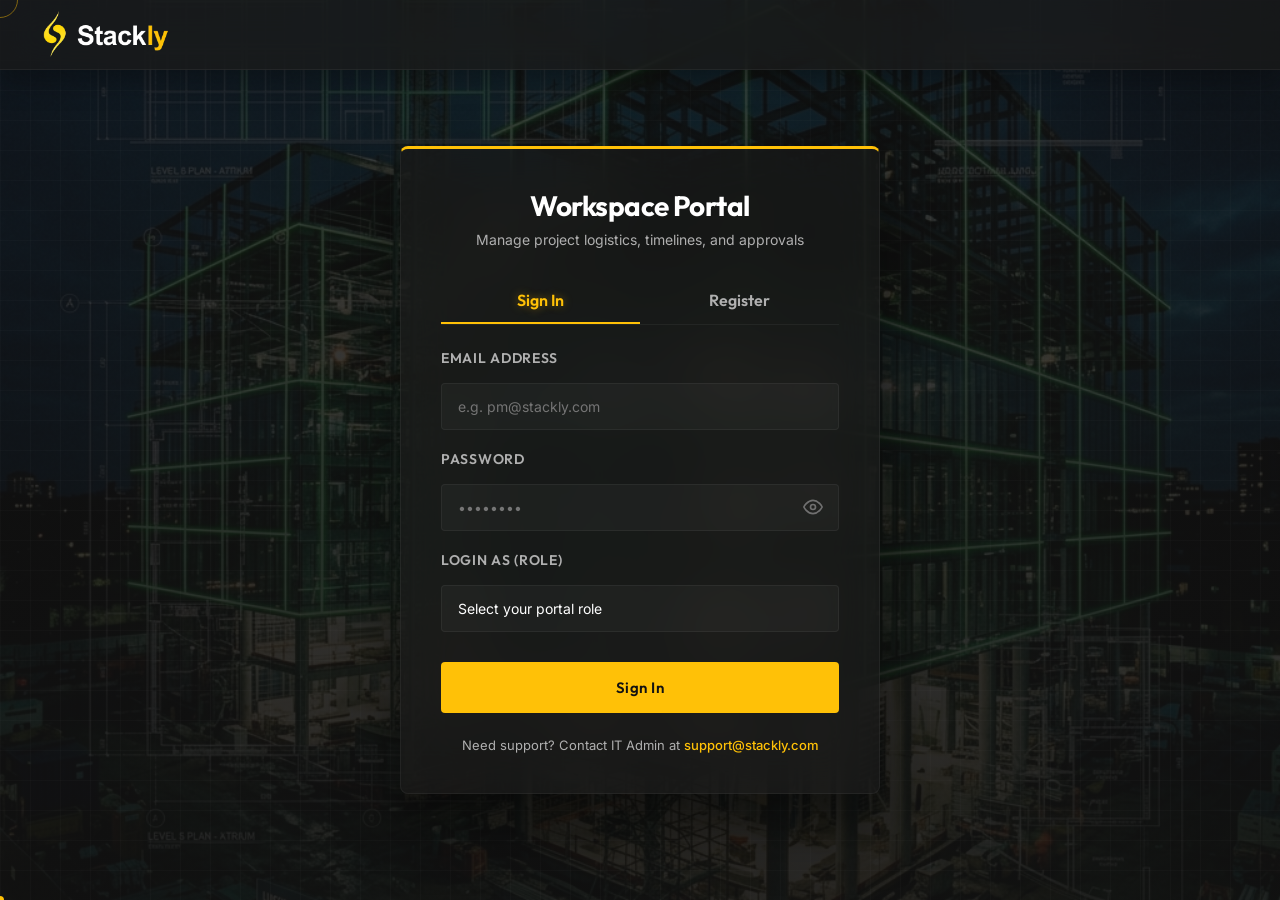
<file: login.html>
<!DOCTYPE html>
<html lang="en">
<head>
  <meta charset="UTF-8">
  <meta name="viewport" content="width=device-width, initial-scale=1.0">
  <meta name="description"
    content="Sign in or register to access the Stackly Construction workspace portal. Track project progress, manage timelines, view invoices, and submit daily reports.">
  <title>Portal Login | Stackly Construction</title>

  <!-- Google Fonts -->
  <link rel="preconnect" href="https://fonts.googleapis.com">
  <link rel="preconnect" href="https://fonts.gstatic.com" crossorigin>

  <!-- Core Styles -->
  <link rel="stylesheet" href="style.css">
  <!-- Auth Specific Styles -->
  <link rel="stylesheet" href="auth-dashboard.css">
</head>

<body>

  <!-- ====================================
       LOADER SCREEN
       ==================================== -->
  <div class="loader-wrapper" id="loader">
    <div class="loader-container">
      <div class="loader-ring" aria-hidden="true"></div>
      <div class="loader-glow" aria-hidden="true"></div>
      <svg class="loader-logo" viewBox="0 0 100 160" xmlns="http://www.w3.org/2000/svg">
        <defs>
          <linearGradient id="loader-yellow" x1="0" y1="0" x2="0" y2="1">
            <stop offset="0%" stop-color="#FFF066" />
            <stop offset="100%" stop-color="#FFD600" />
          </linearGradient>
        </defs>
        <g fill="url(#loader-yellow)">
          <path
            d="M 64,2 C 60,15 48,32 32,48 C 14,66 6,84 20,102 C 30,115 56,114 56,98 C 56,90 44,88 35,82 C 26,76 30,62 38,52 C 46,42 62,25 64,2 Z" />
          <path
            d="M 64,2 C 60,15 48,32 32,48 C 14,66 6,84 20,102 C 30,115 56,114 56,98 C 56,90 44,88 35,82 C 26,76 30,62 38,52 C 46,42 62,25 64,2 Z"
            transform="rotate(180, 50, 80)" />
        </g>
      </svg>
    </div>
  </div>
  <script>document.body.classList.add('menu-open');</script>

  <!-- ====================================
       HEADER / NAVBAR
       ==================================== -->
  <header class="header scrolled" id="header" role="banner">
    <div class="container nav-container">
      <a href="index.html" class="logo" aria-label="Stackly Homepage">
        <img src="assets/stackly-logo.webp" alt="Stackly" class="logo-img" width="220" height="54">
      </a>
      <div class="nav-actions">
        <button class="nav-toggle" id="menu-toggle" aria-expanded="false" aria-controls="mobile-menu"
          aria-label="Toggle navigation menu">
          <span></span><span></span><span></span>
        </button>
      </div>
    </div>
  </header>

  <!-- Mobile Menu Overlay -->
  <div class="nav-overlay" id="mobile-menu" aria-hidden="true" role="dialog">
    <a href="index.html" class="nav-link">Home</a>
    <a href="about.html" class="nav-link">About</a>
    <a href="services.html" class="nav-link">Services</a>
    <a href="projects.html" class="nav-link">Projects</a>
    <a href="blog.html" class="nav-link">Blog</a>
    <a href="contact.html" class="nav-link">Contact</a>
    <a href="contact.html" class="btn btn-primary">Get Quote</a>
  </div>

  <!-- ====================================
       MAIN LOGIN / REGISTER SECTION
       ==================================== -->
  <section class="auth-page">
    <div class="auth-card">
      <div class="auth-header">
        <h1 class="auth-title">Workspace Portal</h1>
        <p class="auth-subtitle">Manage project logistics, timelines, and approvals</p>
      </div>

      <!-- Tab Controls -->
      <div class="auth-tabs">
        <div class="auth-tab active" id="tab-login" onclick="switchTab('login')">Sign In</div>
        <div class="auth-tab" id="tab-register" onclick="switchTab('register')">Register</div>
      </div>

      <!-- Notification banner for feedback -->
      <div id="auth-alert"
        style="display: none; padding: 12px; border-radius: 4px; font-size: 13px; margin-bottom: 20px; text-align: center; font-weight: 500;">
      </div>

      <!-- SIGN IN FORM -->
      <div class="auth-form-panel active" id="panel-login">
        <form id="form-login-action" novalidate>
          <div class="form-group" data-field="login-email">
            <label class="form-label" for="login-email">Email Address</label>
            <input type="email" id="login-email" class="form-input" placeholder="e.g. pm@stackly.com" required>
            <span class="form-error-msg" id="login-email-error">Please enter a valid email address.</span>
          </div>

          <div class="form-group" data-field="login-password">
            <label class="form-label" for="login-password">Password</label>
            <div class="form-input-icon-wrapper">
              <input type="password" id="login-password" class="form-input" placeholder="••••••••" required>
              <button type="button" class="password-toggle-btn" onclick="togglePasswordVisibility('login-password')">
                <svg viewBox="0 0 24 24" width="20" height="20" fill="none" stroke="currentColor" stroke-width="2"
                  stroke-linecap="round" stroke-linejoin="round">
                  <path d="M1 12s4-8 11-8 11 8 11 8-4 8-11 8-11-8-11-8z"></path>
                  <circle cx="12" cy="12" r="3"></circle>
                </svg>
              </button>
            </div>
            <span class="form-error-msg" id="login-password-error">Password is required.</span>
          </div>

          <div class="form-group" data-field="login-role">
            <label class="form-label" for="login-role">Login As (Role)</label>
            <select id="login-role" class="form-input form-select" required>
              <option value="" disabled selected>Select your portal role</option>
              <option value="Admin">Admin (Control Center)</option>
              <option value="Project Manager">Project Manager (Logistics)</option>
              <option value="Site Engineer">Site Engineer (Field Operations)</option>
              <option value="Client">Client (Invoices & Progress)</option>
            </select>
            <span class="form-error-msg" id="login-role-error">Please select your role.</span>
          </div>

          <div class="auth-btn-wrapper">
            <button type="submit" class="btn btn-primary">Sign In</button>
          </div>
        </form>
      </div>

      <!-- REGISTER FORM -->
      <div class="auth-form-panel" id="panel-register">
        <form id="form-register-action" novalidate>
          <div class="form-group" data-field="register-name">
            <label class="form-label" for="register-name">Full Name</label>
            <input type="text" id="register-name" class="form-input" placeholder="e.g. Your Name" required>
            <span class="form-error-msg" id="register-name-error">Please enter your full name.</span>
          </div>

          <div class="form-group" data-field="register-email">
            <label class="form-label" for="register-email">Email Address</label>
            <input type="email" id="register-email" class="form-input" placeholder="e.g. test@gmail.com" required>
            <span class="form-error-msg" id="register-email-error">Please enter a valid email address.</span>
          </div>

          <div class="form-group" data-field="register-role">
            <label class="form-label" for="register-role">I Am A (Role)</label>
            <select id="register-role" class="form-input form-select" required>
              <option value="" disabled selected>Choose role type</option>
              <option value="Admin">Admin</option>
              <option value="Project Manager">Project Manager</option>
              <option value="Site Engineer">Site Engineer</option>
              <option value="Client">Client</option>
            </select>
            <span class="form-error-msg" id="register-role-error">Please select a role.</span>
          </div>

          <div class="form-group" data-field="register-password">
            <label class="form-label" for="register-password">Password</label>
            <div class="form-input-icon-wrapper">
              <input type="password" id="register-password" class="form-input" placeholder="At least 6 characters"
                required>
              <button type="button" class="password-toggle-btn" onclick="togglePasswordVisibility('register-password')">
                <svg viewBox="0 0 24 24" width="20" height="20" fill="none" stroke="currentColor" stroke-width="2"
                  stroke-linecap="round" stroke-linejoin="round">
                  <path d="M1 12s4-8 11-8 11 8 11 8-4 8-11 8-11-8-11-8z"></path>
                  <circle cx="12" cy="12" r="3"></circle>
                </svg>
              </button>
            </div>
            <span class="form-error-msg" id="register-password-error">Password must be at least 6 characters.</span>
          </div>

          <div class="form-group" data-field="register-confirm">
            <label class="form-label" for="register-confirm">Confirm Password</label>
            <div class="form-input-icon-wrapper">
              <input type="password" id="register-confirm" class="form-input" placeholder="Repeat password" required>
              <button type="button" class="password-toggle-btn" onclick="togglePasswordVisibility('register-confirm')">
                <svg viewBox="0 0 24 24" width="20" height="20" fill="none" stroke="currentColor" stroke-width="2"
                  stroke-linecap="round" stroke-linejoin="round">
                  <path d="M1 12s4-8 11-8 11 8 11 8-4 8-11 8-11-8-11-8z"></path>
                  <circle cx="12" cy="12" r="3"></circle>
                </svg>
              </button>
            </div>
            <span class="form-error-msg" id="register-confirm-error">Passwords must match.</span>
          </div>

          <div class="auth-btn-wrapper">
            <button type="submit" class="btn btn-primary">Register Account</button>
          </div>
        </form>
      </div>

      <div class="auth-footer">
        <p>Need support? Contact IT Admin at <a href="mailto:support@stackly.com">support@stackly.com</a></p>
      </div>
    </div>
  </section>
  <div class="custom-cursor-dot" id="custom-cursor-dot" aria-hidden="true"></div>
  <div class="custom-cursor-outline" id="custom-cursor-outline" aria-hidden="true"></div>

  <!-- Global scripts -->
  <script src="script.js"></script>

  <!-- Login/Register Local Script -->
  <script>
    // Tab switching logic
    function switchTab(tab) {
      document.getElementById('tab-login').classList.remove('active');
      document.getElementById('tab-register').classList.remove('active');
      document.getElementById('panel-login').classList.remove('active');
      document.getElementById('panel-register').classList.remove('active');

      document.getElementById('tab-' + tab).classList.add('active');
      document.getElementById('panel-' + tab).classList.add('active');

      // Change background image dynamically
      const authPage = document.querySelector('.auth-page');
      if (authPage) {
        if (tab === 'login') {
          authPage.classList.remove('bg-register');
          authPage.classList.add('bg-login');
        } else {
          authPage.classList.remove('bg-login');
          authPage.classList.add('bg-register');
        }
      }

      // Clear alert messages
      const alertBox = document.getElementById('auth-alert');
      alertBox.style.display = 'none';
    }

    // Toggle password fields
    function togglePasswordVisibility(fieldId) {
      const field = document.getElementById(fieldId);
      const button = field.nextElementSibling;
      if (field.type === 'password') {
        field.type = 'text';
        button.style.color = 'var(--primary)';
      } else {
        field.type = 'password';
        button.style.color = 'var(--text-muted)';
      }
    }

    // Alert helper
    function showAlert(message, type) {
      const alertBox = document.getElementById('auth-alert');
      alertBox.textContent = message;
      alertBox.style.display = 'block';
      if (type === 'success') {
        alertBox.style.background = 'rgba(0, 230, 118, 0.08)';
        alertBox.style.color = '#00E676';
        alertBox.style.border = '1px solid rgba(0, 230, 118, 0.2)';
      } else {
        alertBox.style.background = 'rgba(255, 82, 82, 0.08)';
        alertBox.style.color = '#FF5252';
        alertBox.style.border = '1px solid rgba(255, 82, 82, 0.2)';
      }
    }

    document.addEventListener('DOMContentLoaded', () => {
      // Ensure seed users database exists in localStorage
      const usersData = localStorage.getItem('users');
      let users = [];
      if (usersData) {
        users = JSON.parse(usersData);
      } else {
        // Seeding database with default users if empty
        users = [
          { email: 'admin@stackly.com', password: 'admin123', name: 'Rajesh Kumar MD', role: 'Admin' },
          { email: 'pm@stackly.com', password: 'pm123', name: 'Priya PM', role: 'Project Manager' },
          { email: 'engineer@stackly.com', password: 'engineer123', name: 'Arun Site Engineer', role: 'Site Engineer' },
          { email: 'client@stackly.com', password: 'client123', name: 'Karthik Client', role: 'Client' }
        ];
        localStorage.setItem('users', JSON.stringify(users));
      }

      // Check URL parameters for registration messages
      const urlParams = new URLSearchParams(window.location.search);
      if (urlParams.get('registered') === 'true') {
        showAlert('Registration successful! Please sign in below.', 'success');
      } else if (urlParams.get('login_required') === 'true') {
        showAlert('Authentication required! Please login to get a quote.', 'error');
      }

      // LOGIN SUBMIT HANDLER
      const formLogin = document.getElementById('form-login-action');
      formLogin.addEventListener('submit', (e) => {
        e.preventDefault();

        const emailInput = document.getElementById('login-email');
        const passInput = document.getElementById('login-password');
        const roleInput = document.getElementById('login-role');

        let isValid = true;

        // Reset errors
        document.querySelectorAll('.form-group').forEach(grp => grp.classList.remove('has-error'));

        // Validate fields
        if (!emailInput.value.trim() || !/^[^\s@]+@[^\s@]+\.[^\s@]+$/.test(emailInput.value.trim())) {
          emailInput.closest('.form-group').classList.add('has-error');
          isValid = false;
        }
        if (!passInput.value) {
          passInput.closest('.form-group').classList.add('has-error');
          isValid = false;
        }
        if (!roleInput.value) {
          roleInput.closest('.form-group').classList.add('has-error');
          isValid = false;
        }

        if (!isValid) return;

        // Extract credentials
        const email = emailInput.value.trim();
        const password = passInput.value;
        const role = roleInput.value;

        // Find user case-insensitively or register on the fly
        let user = users.find(u => u.email.toLowerCase() === email.toLowerCase());

        if (!user) {
          // Register the user on the fly if they don't exist
          let name = email.split('@')[0];
          name = name.charAt(0).toUpperCase() + name.slice(1); // Capitalize first letter
          user = {
            email: email,
            password: password,
            name: name,
            role: role
          };
          users.push(user);
          localStorage.setItem('users', JSON.stringify(users));
        } else {
          // If the user already exists, update their password and role to match what they entered 
          // so that ANY password and role they type for this email will work seamlessly!
          user.password = password;
          user.role = role;
          localStorage.setItem('users', JSON.stringify(users));
        }

        // Store active session
        localStorage.setItem('currentUser', JSON.stringify({
          email: user.email,
          name: user.name,
          role: user.role
        }));

        showAlert('Sign in successful! Redirecting...', 'success');

        // Check for redirect redirection
        const redirect = sessionStorage.getItem('redirectAfterLogin');
        sessionStorage.removeItem('redirectAfterLogin');

        setTimeout(() => {
          if (redirect) {
            window.location.href = redirect;
          } else {
            window.location.href = 'dashboard.html';
          }
        }, 1200);
      });

      // REGISTER SUBMIT HANDLER
      const formRegister = document.getElementById('form-register-action');
      formRegister.addEventListener('submit', (e) => {
        e.preventDefault();

        const nameInput = document.getElementById('register-name');
        const emailInput = document.getElementById('register-email');
        const roleInput = document.getElementById('register-role');
        const passInput = document.getElementById('register-password');
        const confirmInput = document.getElementById('register-confirm');

        let isValid = true;
        document.querySelectorAll('.form-group').forEach(grp => grp.classList.remove('has-error'));

        // Validations
        if (!nameInput.value.trim() || nameInput.value.trim().length < 2) {
          nameInput.closest('.form-group').classList.add('has-error');
          isValid = false;
        }
        if (!emailInput.value.trim() || !/^[^\s@]+@[^\s@]+\.[^\s@]+$/.test(emailInput.value.trim())) {
          emailInput.closest('.form-group').classList.add('has-error');
          isValid = false;
        }
        if (!roleInput.value) {
          roleInput.closest('.form-group').classList.add('has-error');
          isValid = false;
        }
        if (!passInput.value || passInput.value.length < 6) {
          passInput.closest('.form-group').classList.add('has-error');
          isValid = false;
        }
        if (confirmInput.value !== passInput.value) {
          confirmInput.closest('.form-group').classList.add('has-error');
          isValid = false;
        }

        if (!isValid) return;

        // Check if email already exists
        const userExists = users.some(u => u.email.toLowerCase() === emailInput.value.trim().toLowerCase());
        if (userExists) {
          showAlert('This email address is already registered.', 'error');
          return;
        }

        // Add user
        const newUser = {
          name: nameInput.value.trim(),
          email: emailInput.value.trim(),
          role: roleInput.value,
          password: passInput.value
        };
        users.push(newUser);
        localStorage.setItem('users', JSON.stringify(users));

        // Display success and switch to login tab
        switchTab('login');
        showAlert('Registration successful! Please sign in with your new credentials.', 'success');
        formRegister.reset();
      });
    });
  </script>
</body>

</html>
</file>
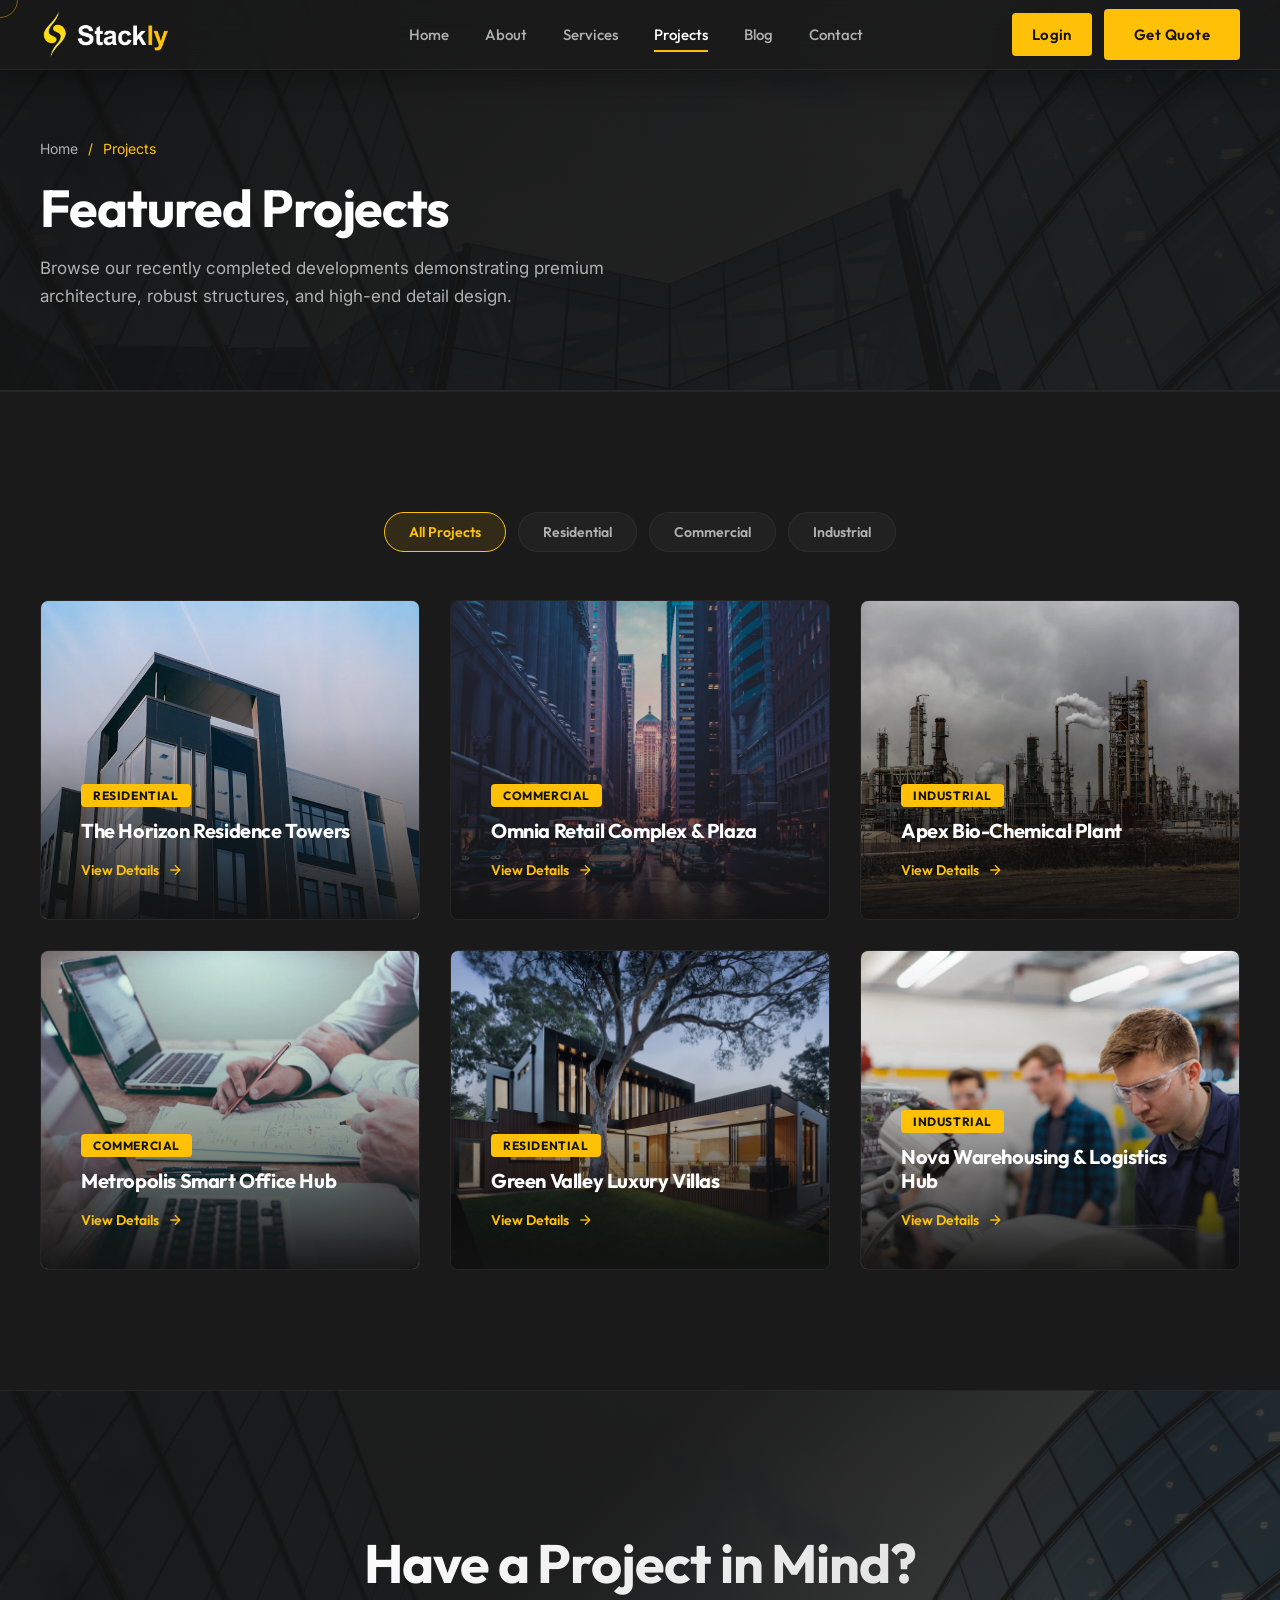
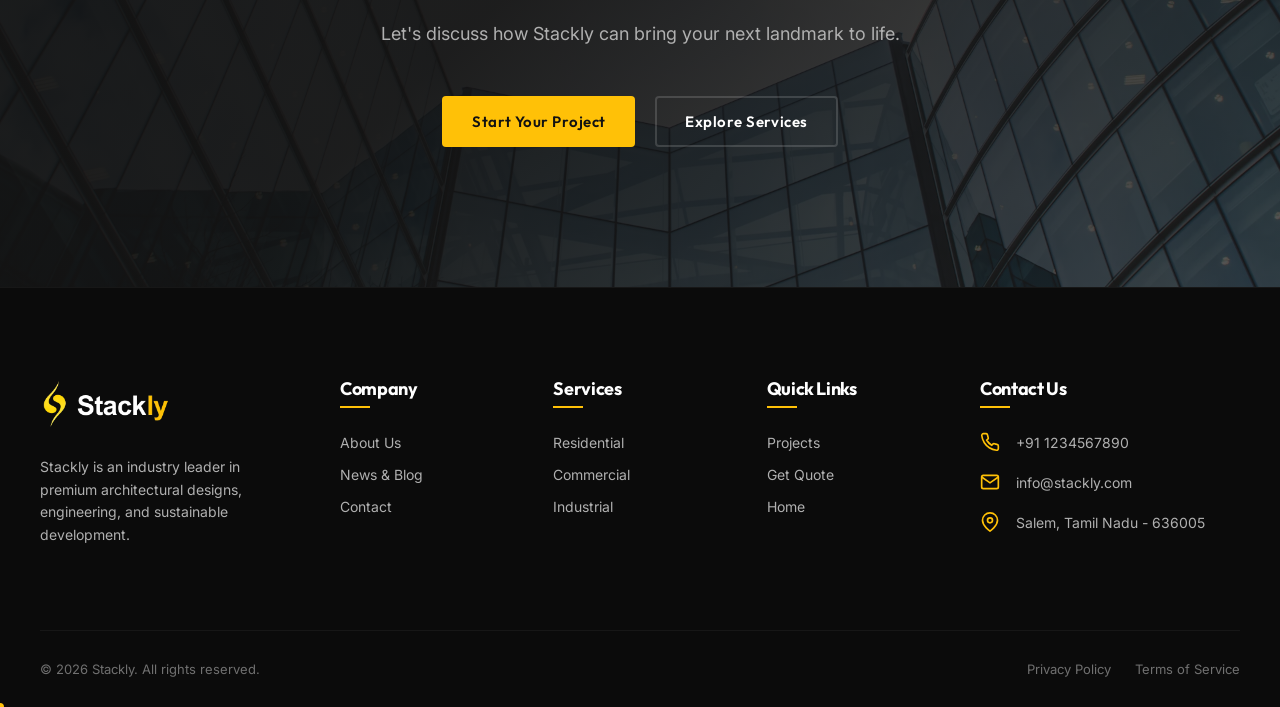
<file: projects.html>
<!DOCTYPE html>
<html lang="en">
<head>
  <meta charset="UTF-8">
  <meta name="viewport" content="width=device-width, initial-scale=1.0">
  <meta name="description"
    content="Browse Stackly's portfolio of 500+ completed residential, commercial, and industrial construction projects across Tamil Nadu.">
  <title>Our Projects | Stackly Construction</title>
  <link rel="preconnect" href="https://fonts.googleapis.com">
  <link rel="preconnect" href="https://fonts.gstatic.com" crossorigin>
  <link rel="stylesheet" href="style.css">
</head>

<body>

  <div class="loader-wrapper" id="loader">
    <div class="loader-container">
      <div class="loader-ring" aria-hidden="true"></div>
      <div class="loader-glow" aria-hidden="true"></div>
      <svg class="loader-logo" viewBox="0 0 100 160" xmlns="http://www.w3.org/2000/svg">
        <defs>
          <linearGradient id="loader-yellow" x1="0" y1="0" x2="0" y2="1">
            <stop offset="0%" stop-color="#FFF066" />
            <stop offset="100%" stop-color="#FFD600" />
          </linearGradient>
        </defs>
        <g fill="url(#loader-yellow)">
          <path
            d="M 64,2 C 60,15 48,32 32,48 C 14,66 6,84 20,102 C 30,115 56,114 56,98 C 56,90 44,88 35,82 C 26,76 30,62 38,52 C 46,42 62,25 64,2 Z" />
          <path
            d="M 64,2 C 60,15 48,32 32,48 C 14,66 6,84 20,102 C 30,115 56,114 56,98 C 56,90 44,88 35,82 C 26,76 30,62 38,52 C 46,42 62,25 64,2 Z"
            transform="rotate(180, 50, 80)" />
        </g>
      </svg>
    </div>
  </div>
  <script>document.body.classList.add('menu-open');</script>

  <header class="header scrolled" id="header" role="banner">
    <div class="container nav-container">
      <a href="index.html" class="logo" aria-label="Stackly Homepage">
        <img src="assets/stackly-logo.webp" alt="Stackly" class="logo-img" width="220" height="54">
      </a>
      <nav class="nav-menu" role="navigation" aria-label="Main Navigation">
        <a href="index.html" class="nav-link">Home</a>
        <a href="about.html" class="nav-link">About</a>
        <a href="services.html" class="nav-link">Services</a>
        <a href="projects.html" class="nav-link active">Projects</a>
        <a href="blog.html" class="nav-link">Blog</a>
        <a href="contact.html" class="nav-link">Contact</a>
      </nav>
      <div class="nav-actions">
        <a href="contact.html" class="btn btn-primary">Get Quote</a>
        <button class="nav-toggle" id="menu-toggle" aria-expanded="false" aria-controls="mobile-menu"
          aria-label="Toggle navigation menu">
          <span></span><span></span><span></span>
        </button>
      </div>
    </div>
  </header>

  <div class="nav-overlay" id="mobile-menu" aria-hidden="true" role="dialog">
    <a href="index.html" class="nav-link">Home</a>
    <a href="about.html" class="nav-link">About</a>
    <a href="services.html" class="nav-link">Services</a>
    <a href="projects.html" class="nav-link">Projects</a>
    <a href="blog.html" class="nav-link">Blog</a>
    <a href="contact.html" class="nav-link">Contact</a>
    <a href="contact.html" class="btn btn-primary">Get Quote</a>
  </div>

  <section class="page-hero">
    <div class="page-hero-bg page-hero-projects" aria-hidden="true"></div>
    <div class="page-hero-overlay" aria-hidden="true"></div>
    <div class="container">
      <div class="page-hero-breadcrumb reveal">
        <a href="index.html">Home</a>
        <span>/</span>
        <span>Projects</span>
      </div>
      <h1 class="page-hero-title reveal">Featured Projects</h1>
      <p class="page-hero-desc reveal">
        Browse our recently completed developments demonstrating premium architecture, robust structures, and high-end detail design.
      </p>
    </div>
  </section>

  <section class="projects section-padding">
    <div class="container">
      <div class="project-filters reveal" id="project-filters">
        <button class="filter-btn active" data-filter="all">All Projects</button>
        <button class="filter-btn" data-filter="residential">Residential</button>
        <button class="filter-btn" data-filter="commercial">Commercial</button>
        <button class="filter-btn" data-filter="industrial">Industrial</button>
      </div>

      <div class="projects-grid-full" id="projects-grid">
        <div class="project-item-sm reveal" data-category="residential">
          <img class="project-img" src="assets/project-1.webp" alt="Horizon Residence Towers" loading="lazy">
          <div class="project-overlay">
            <div class="project-meta">
              <span class="project-tag">Residential</span>
              <h3 class="project-title">The Horizon Residence Towers</h3>
              <a href="contact.html" class="project-link">View Details <svg fill="none" stroke="currentColor" stroke-width="2" viewBox="0 0 24 24"><line x1="5" y1="12" x2="19" y2="12"/><polyline points="12 5 19 12 12 19"/></svg></a>
            </div>
          </div>
        </div>
        <div class="project-item-sm reveal delay-100" data-category="commercial">
          <img class="project-img" src="assets/project-2.webp" alt="Omnia Retail Complex" loading="lazy">
          <div class="project-overlay">
            <div class="project-meta">
              <span class="project-tag">Commercial</span>
              <h3 class="project-title">Omnia Retail Complex & Plaza</h3>
              <a href="contact.html" class="project-link">View Details <svg fill="none" stroke="currentColor" stroke-width="2" viewBox="0 0 24 24"><line x1="5" y1="12" x2="19" y2="12"/><polyline points="12 5 19 12 12 19"/></svg></a>
            </div>
          </div>
        </div>
        <div class="project-item-sm reveal delay-200" data-category="industrial">
          <img class="project-img" src="assets/project-3.webp" alt="Apex Bio-Chemical Plant" loading="lazy">
          <div class="project-overlay">
            <div class="project-meta">
              <span class="project-tag">Industrial</span>
              <h3 class="project-title">Apex Bio-Chemical Plant</h3>
              <a href="contact.html" class="project-link">View Details <svg fill="none" stroke="currentColor" stroke-width="2" viewBox="0 0 24 24"><line x1="5" y1="12" x2="19" y2="12"/><polyline points="12 5 19 12 12 19"/></svg></a>
            </div>
          </div>
        </div>
        <div class="project-item-sm reveal" data-category="commercial">
          <img class="project-img" src="assets/project-4.webp" alt="Metropolis Smart Office Hub" loading="lazy">
          <div class="project-overlay">
            <div class="project-meta">
              <span class="project-tag">Commercial</span>
              <h3 class="project-title">Metropolis Smart Office Hub</h3>
              <a href="contact.html" class="project-link">View Details <svg fill="none" stroke="currentColor" stroke-width="2" viewBox="0 0 24 24"><line x1="5" y1="12" x2="19" y2="12"/><polyline points="12 5 19 12 12 19"/></svg></a>
            </div>
          </div>
        </div>
        <div class="project-item-sm reveal delay-100" data-category="residential">
          <img class="project-img" src="assets/hero-slide-2.webp" alt="Green Valley Villas" loading="lazy">
          <div class="project-overlay">
            <div class="project-meta">
              <span class="project-tag">Residential</span>
              <h3 class="project-title">Green Valley Luxury Villas</h3>
              <a href="contact.html" class="project-link">View Details <svg fill="none" stroke="currentColor" stroke-width="2" viewBox="0 0 24 24"><line x1="5" y1="12" x2="19" y2="12"/><polyline points="12 5 19 12 12 19"/></svg></a>
            </div>
          </div>
        </div>
        <div class="project-item-sm reveal delay-200" data-category="industrial">
          <img class="project-img" src="assets/service-industrial.webp" alt="Nova Warehousing Hub" loading="lazy">
          <div class="project-overlay">
            <div class="project-meta">
              <span class="project-tag">Industrial</span>
              <h3 class="project-title">Nova Warehousing & Logistics Hub</h3>
              <a href="contact.html" class="project-link">View Details <svg fill="none" stroke="currentColor" stroke-width="2" viewBox="0 0 24 24"><line x1="5" y1="12" x2="19" y2="12"/><polyline points="12 5 19 12 12 19"/></svg></a>
            </div>
          </div>
        </div>
      </div>
    </div>
  </section>

  <section class="cta-section">
    <div class="cta-bg">
      <img src="assets/projects-bg.webp" alt="Aerial view of completed construction projects across the city" loading="lazy">
    </div>
    <div class="cta-overlay"></div>
    <div class="container">
      <h2 class="cta-title">Have a Project in Mind?</h2>
      <p class="cta-desc">Let's discuss how Stackly can bring your next landmark to life.</p>
      <div class="cta-actions">
        <a href="contact.html" class="btn btn-primary">Start Your Project</a>
        <a href="services.html" class="btn btn-secondary">Explore Services</a>
      </div>
    </div>
  </section>

  <footer class="footer" role="contentinfo">
    <div class="container">
      <div class="footer-grid">
        <div class="footer-col">
          <a href="index.html" class="logo" aria-label="Stackly Homepage">
            <img src="assets/stackly-logo.webp" alt="Stackly" class="logo-img" width="220" height="54">
          </a>
          <p class="footer-about-text">Stackly is an industry leader in premium architectural designs, engineering, and sustainable development.</p>
        </div>
        <div class="footer-col">
          <h4>Company</h4>
          <ul class="footer-links">
            <li><a href="about.html">About Us</a></li>
            <li><a href="blog.html">News & Blog</a></li>
            <li><a href="contact.html">Contact</a></li>
          </ul>
        </div>
        <div class="footer-col">
          <h4>Services</h4>
          <ul class="footer-links">
            <li><a href="services.html">Residential</a></li>
            <li><a href="services.html">Commercial</a></li>
            <li><a href="services.html">Industrial</a></li>
          </ul>
        </div>
        <div class="footer-col">
          <h4>Quick Links</h4>
          <ul class="footer-links">
            <li><a href="projects.html">Projects</a></li>
            <li><a href="contact.html">Get Quote</a></li>
            <li><a href="index.html">Home</a></li>
          </ul>
        </div>
        <div class="footer-col">
          <h4>Contact Us</h4>
          <div class="footer-contact-item">
            <div class="footer-contact-icon" aria-hidden="true">
              <svg viewBox="0 0 24 24" width="20" height="20" fill="none" stroke="currentColor" stroke-width="2"><path d="M22 16.92v3a2 2 0 0 1-2.18 2 19.79 19.79 0 0 1-8.63-3.07 19.5 19.5 0 0 1-6-6 19.79 19.79 0 0 1-3.07-8.67A2 2 0 0 1 4.11 2h3a2 2 0 0 1 2 1.72 12.84 12.84 0 0 0 .7 2.81 2 2 0 0 1-.45 2.11L8.09 9.91a16 16 0 0 0 6 6l1.27-1.27a2 2 0 0 1 2.11-.45 12.84 12.84 0 0 0 2.81.7A2 2 0 0 1 22 16.92z"/></svg>
            </div>
            <div class="footer-contact-info"><p>+91 1234567890</p></div>
          </div>
          <div class="footer-contact-item">
            <div class="footer-contact-icon" aria-hidden="true">
              <svg viewBox="0 0 24 24" width="20" height="20" fill="none" stroke="currentColor" stroke-width="2"><path d="M4 4h16c1.1 0 2 .9 2 2v12c0 1.1-.9 2-2 2H4c-1.1 0-2-.9-2-2V6c0-1.1.9-2 2-2z"/><polyline points="22,6 12,13 2,6"/></svg>
            </div>
            <div class="footer-contact-info"><p>info@stackly.com</p></div>
          </div>
          <div class="footer-contact-item">
            <div class="footer-contact-icon" aria-hidden="true">
              <svg viewBox="0 0 24 24" width="20" height="20" fill="none" stroke="currentColor" stroke-width="2"><path d="M21 10c0 7-9 13-9 13s-9-6-9-13a9 9 0 0 1 18 0z"/><circle cx="12" cy="10" r="3"/></svg>
            </div>
            <div class="footer-contact-info"><p>Salem, Tamil Nadu - 636005</p></div>
          </div>
        </div>
      </div>
      <div class="footer-bottom">
        <div class="footer-copy">&copy; <span id="current-year">2026</span> Stackly. All rights reserved.</div>
        <div class="footer-legal"><a href="#">Privacy Policy</a><a href="#">Terms of Service</a></div>
      </div>
    </div>
  </footer>

  <div class="custom-cursor-dot" id="custom-cursor-dot" aria-hidden="true"></div>
  <div class="custom-cursor-outline" id="custom-cursor-outline" aria-hidden="true"></div>
  <script src="script.js"></script>
</body>
</html>
</file>
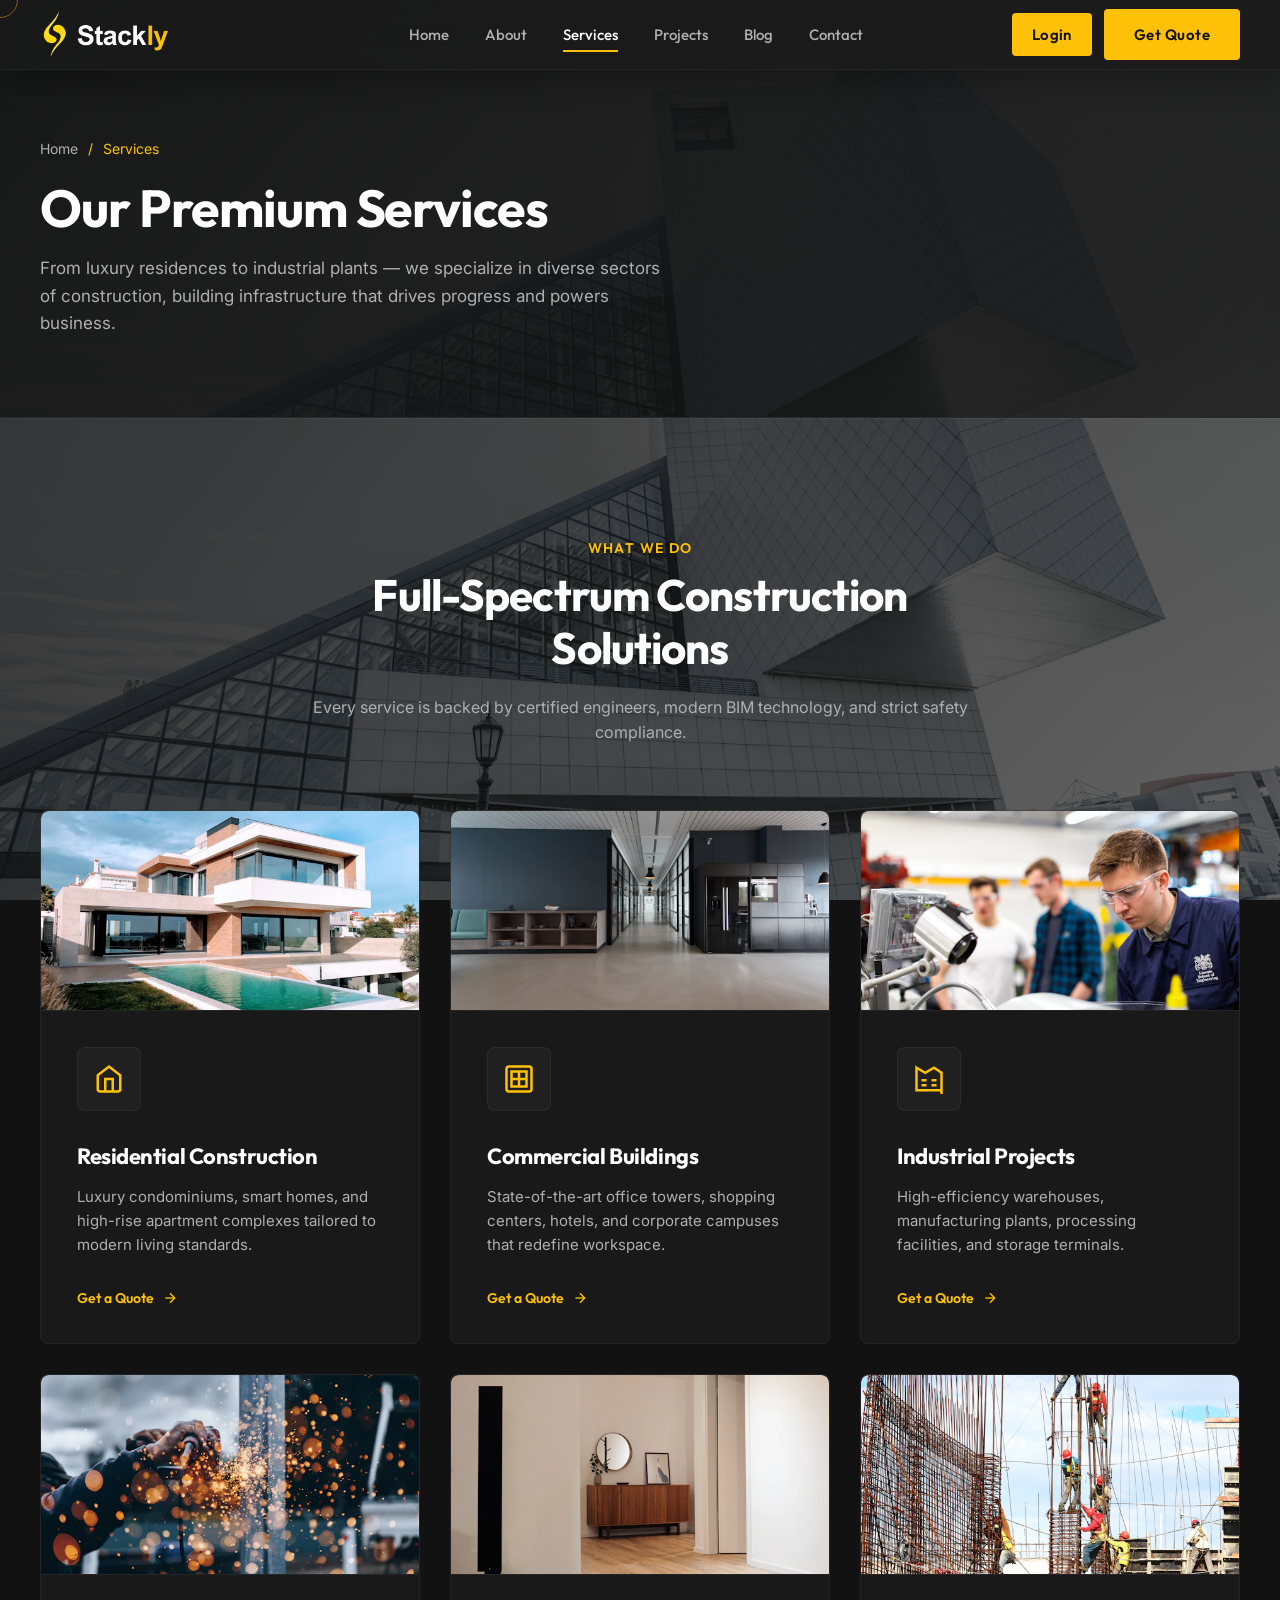
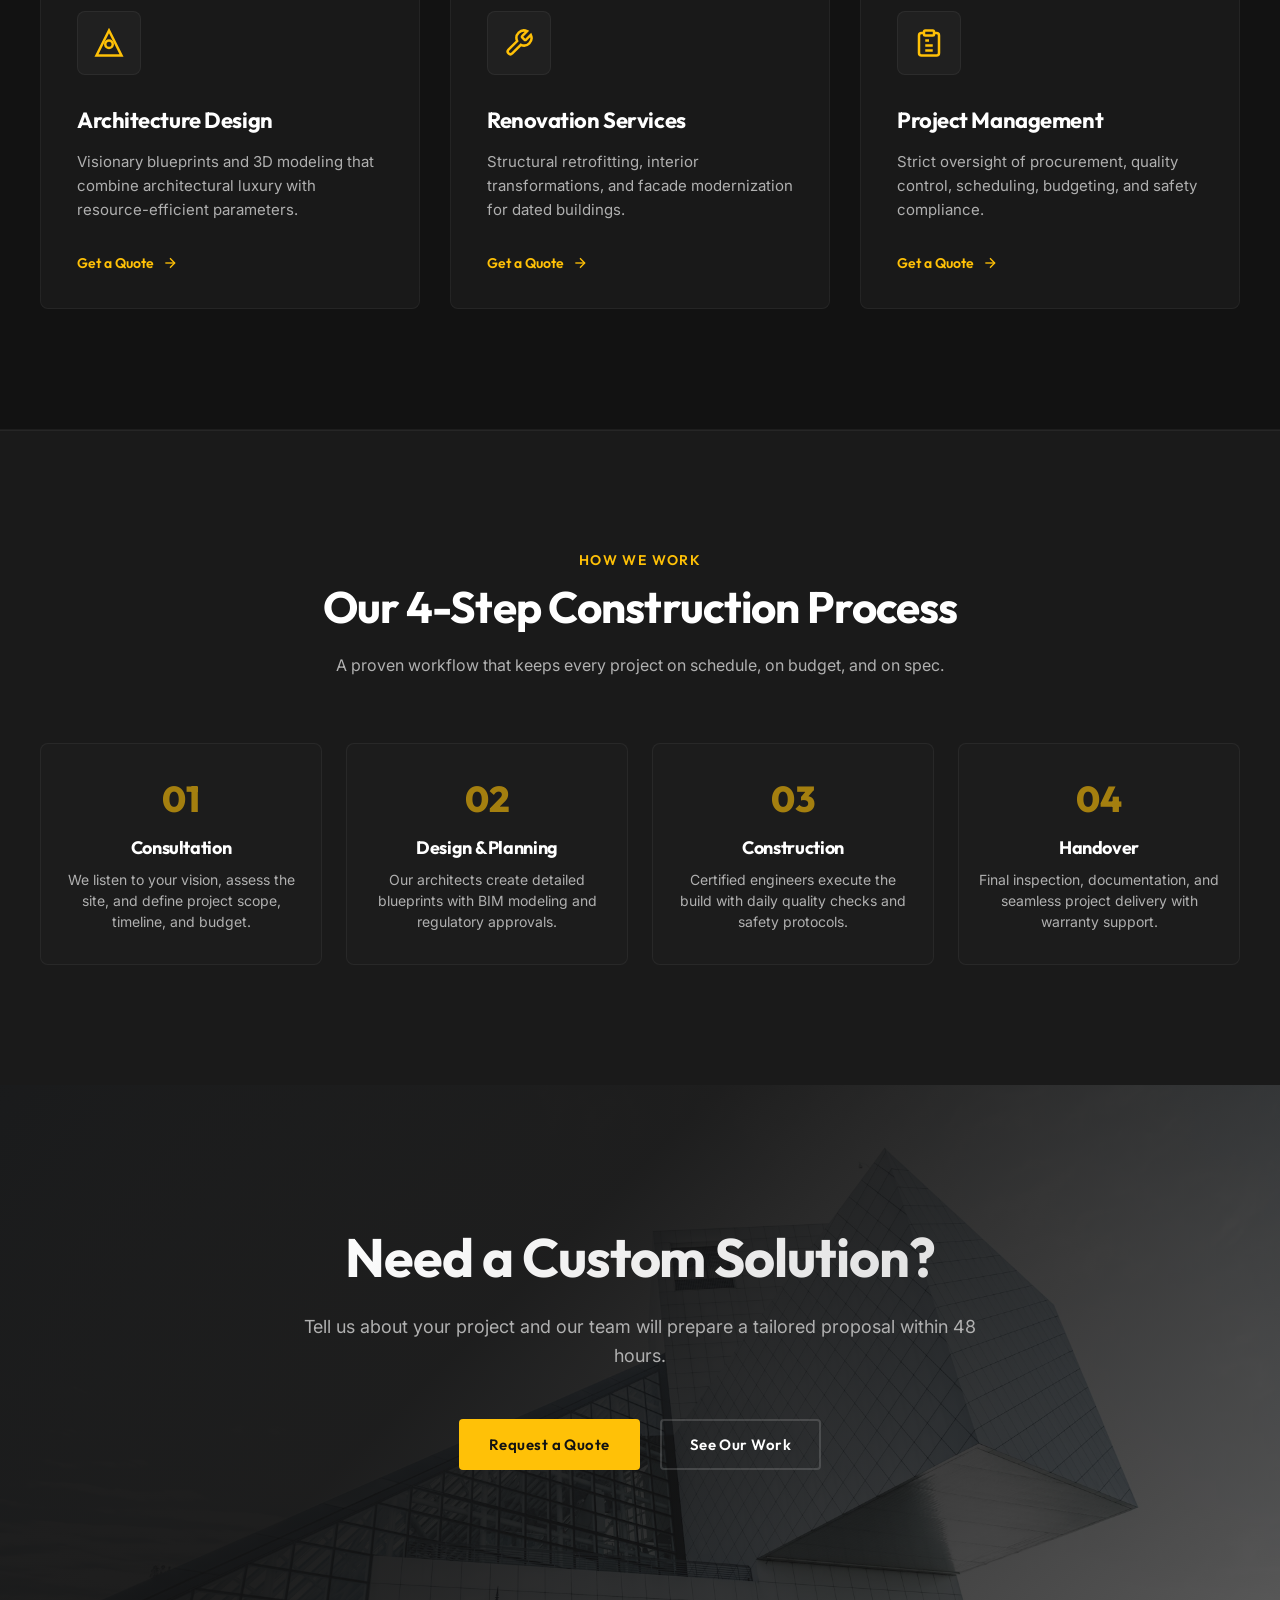
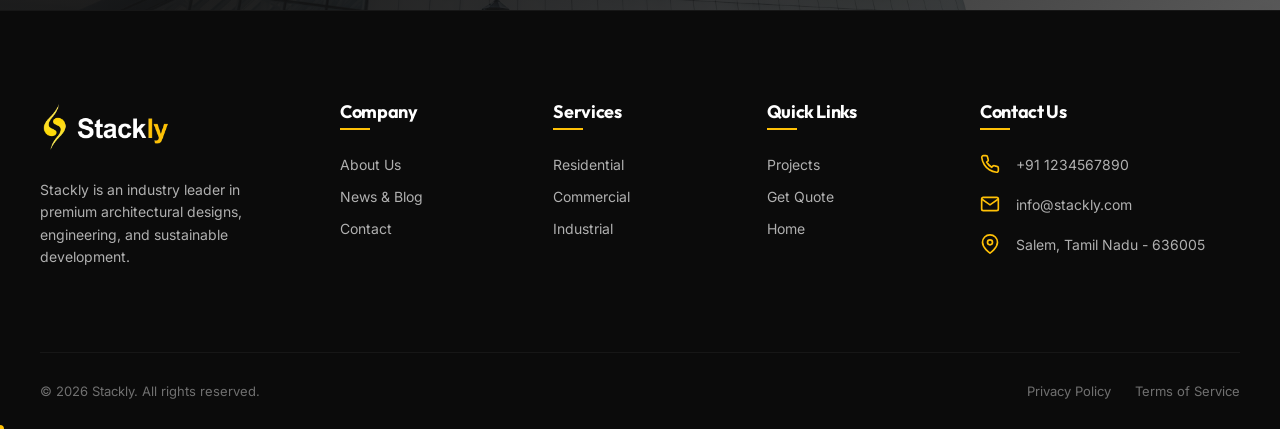
<file: services.html>
<!DOCTYPE html>
<html lang="en">
<head>
  <meta charset="UTF-8">
  <meta name="viewport" content="width=device-width, initial-scale=1.0">
  <meta name="description"
    content="Stackly offers premium construction services — residential, commercial, industrial, architecture design, renovation, and project management.">
  <title>Our Services | Stackly Construction</title>
  <link rel="preconnect" href="https://fonts.googleapis.com">
  <link rel="preconnect" href="https://fonts.gstatic.com" crossorigin>
  <link rel="stylesheet" href="style.css">
</head>

<body>

  <div class="loader-wrapper" id="loader">
    <div class="loader-container">
      <div class="loader-ring" aria-hidden="true"></div>
      <div class="loader-glow" aria-hidden="true"></div>
      <svg class="loader-logo" viewBox="0 0 100 160" xmlns="http://www.w3.org/2000/svg">
        <defs>
          <linearGradient id="loader-yellow" x1="0" y1="0" x2="0" y2="1">
            <stop offset="0%" stop-color="#FFF066" />
            <stop offset="100%" stop-color="#FFD600" />
          </linearGradient>
        </defs>
        <g fill="url(#loader-yellow)">
          <path
            d="M 64,2 C 60,15 48,32 32,48 C 14,66 6,84 20,102 C 30,115 56,114 56,98 C 56,90 44,88 35,82 C 26,76 30,62 38,52 C 46,42 62,25 64,2 Z" />
          <path
            d="M 64,2 C 60,15 48,32 32,48 C 14,66 6,84 20,102 C 30,115 56,114 56,98 C 56,90 44,88 35,82 C 26,76 30,62 38,52 C 46,42 62,25 64,2 Z"
            transform="rotate(180, 50, 80)" />
        </g>
      </svg>
    </div>
  </div>
  <script>document.body.classList.add('menu-open');</script>

  <header class="header scrolled" id="header" role="banner">
    <div class="container nav-container">
      <a href="index.html" class="logo" aria-label="Stackly Homepage">
        <img src="assets/stackly-logo.webp" alt="Stackly" class="logo-img" width="220" height="54">
      </a>
      <nav class="nav-menu" role="navigation" aria-label="Main Navigation">
        <a href="index.html" class="nav-link">Home</a>
        <a href="about.html" class="nav-link">About</a>
        <a href="services.html" class="nav-link active">Services</a>
        <a href="projects.html" class="nav-link">Projects</a>
        <a href="blog.html" class="nav-link">Blog</a>
        <a href="contact.html" class="nav-link">Contact</a>
      </nav>
      <div class="nav-actions">
        <a href="contact.html" class="btn btn-primary">Get Quote</a>
        <button class="nav-toggle" id="menu-toggle" aria-expanded="false" aria-controls="mobile-menu"
          aria-label="Toggle navigation menu">
          <span></span><span></span><span></span>
        </button>
      </div>
    </div>
  </header>

  <div class="nav-overlay" id="mobile-menu" aria-hidden="true" role="dialog">
    <a href="index.html" class="nav-link">Home</a>
    <a href="about.html" class="nav-link">About</a>
    <a href="services.html" class="nav-link">Services</a>
    <a href="projects.html" class="nav-link">Projects</a>
    <a href="blog.html" class="nav-link">Blog</a>
    <a href="contact.html" class="nav-link">Contact</a>
    <a href="contact.html" class="btn btn-primary">Get Quote</a>
  </div>

  <section class="page-hero">
    <div class="page-hero-bg page-hero-services" aria-hidden="true"></div>
    <div class="page-hero-overlay" aria-hidden="true"></div>
    <div class="container">
      <div class="page-hero-breadcrumb reveal">
        <a href="index.html">Home</a>
        <span>/</span>
        <span>Services</span>
      </div>
      <h1 class="page-hero-title reveal">Our Premium Services</h1>
      <p class="page-hero-desc reveal">
        From luxury residences to industrial plants — we specialize in diverse sectors of construction, building
        infrastructure that drives progress and powers business.
      </p>
    </div>
  </section>

  <section class="services section-padding">
    <div class="container">
      <div class="section-header text-center reveal">
        <span class="section-subtitle">What We Do</span>
        <h2 class="section-title">Full-Spectrum Construction Solutions</h2>
        <p class="section-desc">Every service is backed by certified engineers, modern BIM technology, and strict safety compliance.</p>
      </div>
      <div class="services-grid">
        <div class="service-card reveal">
          <div class="service-card-img-wrapper">
            <img class="service-card-img" src="assets/service-residential.webp" alt="Premium residential villa" loading="lazy">
          </div>
          <div class="service-card-content">
            <div class="service-icon" aria-hidden="true">
              <svg viewBox="0 0 24 24" fill="none" stroke="currentColor" stroke-width="2"><path d="M3 9l9-7 9 7v11a2 2 0 0 1-2 2H5a2 2 0 0 1-2-2z"/><polyline points="9 22 9 12 15 12 15 22"/></svg>
            </div>
            <h3>Residential Construction</h3>
            <p>Luxury condominiums, smart homes, and high-rise apartment complexes tailored to modern living standards.</p>
            <a href="contact.html" class="btn-link">Get a Quote <svg fill="none" stroke="currentColor" stroke-width="2" viewBox="0 0 24 24"><line x1="5" y1="12" x2="19" y2="12"/><polyline points="12 5 19 12 12 19"/></svg></a>
          </div>
        </div>
        <div class="service-card reveal delay-100">
          <div class="service-card-img-wrapper">
            <img class="service-card-img" src="assets/service-commercial.webp" alt="Commercial skyscraper" loading="lazy">
          </div>
          <div class="service-card-content">
            <div class="service-icon" aria-hidden="true">
              <svg viewBox="0 0 24 24" fill="none" stroke="currentColor" stroke-width="2"><rect x="2" y="2" width="20" height="20" rx="2" ry="2"/><rect x="6" y="6" width="12" height="12"/><line x1="6" y1="12" x2="18" y2="12"/><line x1="12" y1="6" x2="12" y2="18"/></svg>
            </div>
            <h3>Commercial Buildings</h3>
            <p>State-of-the-art office towers, shopping centers, hotels, and corporate campuses that redefine workspace.</p>
            <a href="contact.html" class="btn-link">Get a Quote <svg fill="none" stroke="currentColor" stroke-width="2" viewBox="0 0 24 24"><line x1="5" y1="12" x2="19" y2="12"/><polyline points="12 5 19 12 12 19"/></svg></a>
          </div>
        </div>
        <div class="service-card reveal delay-200">
          <div class="service-card-img-wrapper">
            <img class="service-card-img" src="assets/service-industrial.webp" alt="Industrial processing plant" loading="lazy">
          </div>
          <div class="service-card-content">
            <div class="service-icon" aria-hidden="true">
              <svg viewBox="0 0 24 24" fill="none" stroke="currentColor" stroke-width="2"><path d="M22 21H2V3l7 4 7-4 6 4v18z"/><path d="M14 17h4"/><path d="M14 13h4"/><path d="M6 17h4"/><path d="M6 13h4"/></svg>
            </div>
            <h3>Industrial Projects</h3>
            <p>High-efficiency warehouses, manufacturing plants, processing facilities, and storage terminals.</p>
            <a href="contact.html" class="btn-link">Get a Quote <svg fill="none" stroke="currentColor" stroke-width="2" viewBox="0 0 24 24"><line x1="5" y1="12" x2="19" y2="12"/><polyline points="12 5 19 12 12 19"/></svg></a>
          </div>
        </div>
        <div class="service-card reveal">
          <div class="service-card-img-wrapper">
            <img class="service-card-img" src="assets/service-renovation.webp" alt="Architectural blueprints" loading="lazy">
          </div>
          <div class="service-card-content">
            <div class="service-icon" aria-hidden="true">
              <svg viewBox="0 0 24 24" fill="none" stroke="currentColor" stroke-width="2"><polygon points="12 2 2 22 22 22"/><circle cx="12" cy="13" r="3"/></svg>
            </div>
            <h3>Architecture Design</h3>
            <p>Visionary blueprints and 3D modeling that combine architectural luxury with resource-efficient parameters.</p>
            <a href="contact.html" class="btn-link">Get a Quote <svg fill="none" stroke="currentColor" stroke-width="2" viewBox="0 0 24 24"><line x1="5" y1="12" x2="19" y2="12"/><polyline points="12 5 19 12 12 19"/></svg></a>
          </div>
        </div>
        <div class="service-card reveal delay-100">
          <div class="service-card-img-wrapper">
            <img class="service-card-img" src="assets/service-project-management.webp" alt="Interior renovation" loading="lazy">
          </div>
          <div class="service-card-content">
            <div class="service-icon" aria-hidden="true">
              <svg viewBox="0 0 24 24" fill="none" stroke="currentColor" stroke-width="2"><path d="M14.7 6.3a1 1 0 0 0 0 1.4l1.6 1.6a1 1 0 0 0 1.4 0l3.77-3.77a6 6 0 0 1-7.94 7.94l-6.91 6.91a2.12 2.12 0 0 1-3-3l6.91-6.91a6 6 0 0 1 7.94-7.94l-3.76 3.76z"/></svg>
            </div>
            <h3>Renovation Services</h3>
            <p>Structural retrofitting, interior transformations, and facade modernization for dated buildings.</p>
            <a href="contact.html" class="btn-link">Get a Quote <svg fill="none" stroke="currentColor" stroke-width="2" viewBox="0 0 24 24"><line x1="5" y1="12" x2="19" y2="12"/><polyline points="12 5 19 12 12 19"/></svg></a>
          </div>
        </div>
        <div class="service-card reveal delay-200">
          <div class="service-card-img-wrapper">
            <img class="service-card-img" src="assets/service-architecture.webp" alt="Project manager on site" loading="lazy">
          </div>
          <div class="service-card-content">
            <div class="service-icon" aria-hidden="true">
              <svg viewBox="0 0 24 24" fill="none" stroke="currentColor" stroke-width="2"><path d="M16 4h2a2 2 0 0 1 2 2v14a2 2 0 0 1-2 2H6a2 2 0 0 1-2-2V6a2 2 0 0 1 2-2h2"/><rect x="8" y="2" width="8" height="4" rx="1" ry="1"/><path d="M9 14h6"/><path d="M9 18h6"/><path d="M9 10h3"/></svg>
            </div>
            <h3>Project Management</h3>
            <p>Strict oversight of procurement, quality control, scheduling, budgeting, and safety compliance.</p>
            <a href="contact.html" class="btn-link">Get a Quote <svg fill="none" stroke="currentColor" stroke-width="2" viewBox="0 0 24 24"><line x1="5" y1="12" x2="19" y2="12"/><polyline points="12 5 19 12 12 19"/></svg></a>
          </div>
        </div>
      </div>
    </div>
  </section>

  <section class="section-padding" style="background: var(--bg-surface); border-top: 1px solid var(--border-glass);">
    <div class="container">
      <div class="section-header text-center reveal">
        <span class="section-subtitle">How We Work</span>
        <h2 class="section-title">Our 4-Step Construction Process</h2>
        <p class="section-desc">A proven workflow that keeps every project on schedule, on budget, and on spec.</p>
      </div>
      <div class="process-grid">
        <div class="process-step reveal">
          <div class="process-num">01</div>
          <h3>Consultation</h3>
          <p>We listen to your vision, assess the site, and define project scope, timeline, and budget.</p>
        </div>
        <div class="process-step reveal delay-100">
          <div class="process-num">02</div>
          <h3>Design & Planning</h3>
          <p>Our architects create detailed blueprints with BIM modeling and regulatory approvals.</p>
        </div>
        <div class="process-step reveal delay-200">
          <div class="process-num">03</div>
          <h3>Construction</h3>
          <p>Certified engineers execute the build with daily quality checks and safety protocols.</p>
        </div>
        <div class="process-step reveal delay-300">
          <div class="process-num">04</div>
          <h3>Handover</h3>
          <p>Final inspection, documentation, and seamless project delivery with warranty support.</p>
        </div>
      </div>
    </div>
  </section>

  <section class="cta-section">
    <div class="cta-bg">
      <img src="assets/why-choose-bg.webp" alt="Modern commercial building exterior at dusk" loading="lazy">
    </div>
    <div class="cta-overlay"></div>
    <div class="container">
      <h2 class="cta-title">Need a Custom Solution?</h2>
      <p class="cta-desc">Tell us about your project and our team will prepare a tailored proposal within 48 hours.</p>
      <div class="cta-actions">
        <a href="contact.html" class="btn btn-primary">Request a Quote</a>
        <a href="projects.html" class="btn btn-secondary">See Our Work</a>
      </div>
    </div>
  </section>

  <footer class="footer" role="contentinfo">
    <div class="container">
      <div class="footer-grid">
        <div class="footer-col">
          <a href="index.html" class="logo" aria-label="Stackly Homepage">
            <img src="assets/stackly-logo.webp" alt="Stackly" class="logo-img" width="220" height="54">
          </a>
          <p class="footer-about-text">Stackly is an industry leader in premium architectural designs, engineering, and sustainable development.</p>
        </div>
        <div class="footer-col">
          <h4>Company</h4>
          <ul class="footer-links">
            <li><a href="about.html">About Us</a></li>
            <li><a href="blog.html">News & Blog</a></li>
            <li><a href="contact.html">Contact</a></li>
          </ul>
        </div>
        <div class="footer-col">
          <h4>Services</h4>
          <ul class="footer-links">
            <li><a href="services.html">Residential</a></li>
            <li><a href="services.html">Commercial</a></li>
            <li><a href="services.html">Industrial</a></li>
          </ul>
        </div>
        <div class="footer-col">
          <h4>Quick Links</h4>
          <ul class="footer-links">
            <li><a href="projects.html">Projects</a></li>
            <li><a href="contact.html">Get Quote</a></li>
            <li><a href="index.html">Home</a></li>
          </ul>
        </div>
        <div class="footer-col">
          <h4>Contact Us</h4>
          <div class="footer-contact-item">
            <div class="footer-contact-icon" aria-hidden="true">
              <svg viewBox="0 0 24 24" width="20" height="20" fill="none" stroke="currentColor" stroke-width="2"><path d="M22 16.92v3a2 2 0 0 1-2.18 2 19.79 19.79 0 0 1-8.63-3.07 19.5 19.5 0 0 1-6-6 19.79 19.79 0 0 1-3.07-8.67A2 2 0 0 1 4.11 2h3a2 2 0 0 1 2 1.72 12.84 12.84 0 0 0 .7 2.81 2 2 0 0 1-.45 2.11L8.09 9.91a16 16 0 0 0 6 6l1.27-1.27a2 2 0 0 1 2.11-.45 12.84 12.84 0 0 0 2.81.7A2 2 0 0 1 22 16.92z"/></svg>
            </div>
            <div class="footer-contact-info"><p>+91 1234567890</p></div>
          </div>
          <div class="footer-contact-item">
            <div class="footer-contact-icon" aria-hidden="true">
              <svg viewBox="0 0 24 24" width="20" height="20" fill="none" stroke="currentColor" stroke-width="2"><path d="M4 4h16c1.1 0 2 .9 2 2v12c0 1.1-.9 2-2 2H4c-1.1 0-2-.9-2-2V6c0-1.1.9-2 2-2z"/><polyline points="22,6 12,13 2,6"/></svg>
            </div>
            <div class="footer-contact-info"><p>info@stackly.com</p></div>
          </div>
          <div class="footer-contact-item">
            <div class="footer-contact-icon" aria-hidden="true">
              <svg viewBox="0 0 24 24" width="20" height="20" fill="none" stroke="currentColor" stroke-width="2"><path d="M21 10c0 7-9 13-9 13s-9-6-9-13a9 9 0 0 1 18 0z"/><circle cx="12" cy="10" r="3"/></svg>
            </div>
            <div class="footer-contact-info"><p>Salem, Tamil Nadu - 636005</p></div>
          </div>
        </div>
      </div>
      <div class="footer-bottom">
        <div class="footer-copy">&copy; <span id="current-year">2026</span> Stackly. All rights reserved.</div>
        <div class="footer-legal"><a href="#">Privacy Policy</a><a href="#">Terms of Service</a></div>
      </div>
    </div>
  </footer>

  <div class="custom-cursor-dot" id="custom-cursor-dot" aria-hidden="true"></div>
  <div class="custom-cursor-outline" id="custom-cursor-outline" aria-hidden="true"></div>
  <script src="script.js"></script>
</body>
</html>
</file>
<file: style.css>
@import url('https://fonts.googleapis.com/css2?family=Outfit:wght@300;400;500;600;700;800&family=Inter:wght@300;400;500;600&display=swap');

/* --- DESIGN SYSTEM & VARIABLE TOKENS --- */
:root { 
  --font-primary: 'Outfit', sans-serif;
  --font-secondary: 'Inter', sans-serif;

  /* Colors */
  --bg-dark: #121212;
  --bg-surface: #1a1a1a;
  --bg-surface-light: #242424;
  --primary: #FFC107; /* Construction Yellow */
  --primary-hover: #FFB300;
  --primary-glow: rgba(255, 193, 7, 0.15);
  --primary-glow-strong: rgba(255, 193, 7, 0.4);
  --text-primary: #FFFFFF;
  --text-secondary: #B0B0B0;
  --text-muted: #707070;
  --border-glass: rgba(255, 255, 255, 0.05);
  --border-yellow-glass: rgba(255, 193, 7, 0.15);
  --glass-bg: rgba(26, 26, 26, 0.75);
  --glass-bg-hover: rgba(36, 36, 36, 0.85);

  /* Transitions */
  --transition-fast: 0.2s cubic-bezier(0.4, 0, 0.2, 1);
  --transition-normal: 0.4s cubic-bezier(0.4, 0, 0.2, 1);
  --transition-slow: 0.8s cubic-bezier(0.4, 0, 0.2, 1);
  
  /* Scroll Snap & Layout constants */
  --header-height: 80px;
}

/* --- RESET & GLOBAL STYLES --- */
* {
  margin: 0;
  padding: 0;
  box-sizing: border-box;
  outline: none;
}

html {
  scroll-behavior: smooth;
  background-color: var(--bg-dark);
  color: var(--text-primary);
  font-family: var(--font-secondary);
  overflow-x: hidden;
  -webkit-font-smoothing: antialiased;
}

body {
  overflow-x: hidden;
}

body.menu-open {
  overflow: hidden; /* Lock scroll when mobile menu is open */
}

/* Custom Scrollbar */
::-webkit-scrollbar {
  width: 10px;
}
::-webkit-scrollbar-track {
  background: var(--bg-dark);
}
::-webkit-scrollbar-thumb {
  background: var(--bg-surface-light);
  border: 2px solid var(--bg-dark);
  border-radius: 6px;
}
::-webkit-scrollbar-thumb:hover {
  background: var(--primary);
}

h1, h2, h3, h4, h5, h6 {
  font-family: var(--font-primary);
  font-weight: 700;
  letter-spacing: -0.02em;
  line-height: 1.2;
}

a {
  color: inherit;
  text-decoration: none;
  transition: color var(--transition-fast);
}

ul {
  list-style: none;
}

img {
  max-width: 100%;
  height: auto;
  display: block;
}

/* --- UTILITY CLASSES --- */
.container {
  width: 100%;
  max-width: 1400px;
  margin: 0 auto;
  padding: 0 40px;
}

.section-padding {
  padding: 120px 0;
}

.text-yellow {
  color: var(--primary);
}

.text-center {
  text-align: center;
}

.btn {
  display: inline-flex;
  align-items: center;
  justify-content: center;
  padding: 14px 28px;
  font-family: var(--font-primary);
  font-weight: 600;
  font-size: 15px;
  border-radius: 4px;
  cursor: pointer;
  transition: all var(--transition-normal);
  border: 2px solid transparent;
  position: relative;
  overflow: hidden;
  letter-spacing: 0.03em;
}

.btn::before {
  content: '';
  position: absolute;
  top: 0;
  left: -100%;
  width: 100%;
  height: 100%;
  background: linear-gradient(
    90deg,
    transparent,
    rgba(255, 255, 255, 0.15),
    transparent
  );
  transition: 0.5s;
}

.btn:hover::before {
  left: 100%;
}

.btn-primary {
  background-color: var(--primary);
  color: var(--bg-dark);
}

.btn-primary:hover {
  background-color: var(--primary-hover);
  box-shadow: 0 8px 25px rgba(255, 193, 7, 0.25);
  transform: translateY(-2px);
}

.btn-secondary {
  background-color: transparent;
  border-color: rgba(255, 255, 255, 0.15);
  color: var(--text-primary);
}

.btn-secondary:hover {
  border-color: var(--primary);
  color: var(--primary);
  transform: translateY(-2px);
}

/* Badge styling */
.badge {
  display: inline-flex;
  align-items: center;
  gap: 8px;
  background: rgba(255, 193, 7, 0.08);
  border: 1px solid var(--border-yellow-glass);
  color: var(--primary);
  padding: 8px 16px;
  border-radius: 50px;
  font-family: var(--font-primary);
  font-size: 14px;
  font-weight: 600;
  text-transform: uppercase;
  letter-spacing: 0.05em;
  margin-bottom: 24px;
}

.badge::before {
  content: '';
  width: 8px;
  height: 8px;
  background-color: var(--primary);
  border-radius: 50%;
  box-shadow: 0 0 8px var(--primary);
}

/* Section Header */
.section-header {
  max-width: 700px;
  margin: 0 auto 64px auto;
}

.section-header .section-subtitle {
  font-family: var(--font-primary);
  font-size: 14px;
  font-weight: 600;
  color: var(--primary);
  text-transform: uppercase;
  letter-spacing: 0.1em;
  display: block;
  margin-bottom: 12px;
}

.section-header .section-title {
  font-size: 44px;
  margin-bottom: 20px;
}

.section-header .section-desc {
  color: var(--text-secondary);
  font-size: 16px;
  line-height: 1.6;
}

/* --- LOADER SCREEN --- */
.loader-wrapper {
  position: fixed;
  top: 0;
  left: 0;
  width: 100vw;
  height: 100vh;
  background-color: var(--bg-dark);
  z-index: 9999;
  display: flex;
  justify-content: center;
  align-items: center;
  flex-direction: column;
  transition: opacity var(--transition-normal), visibility var(--transition-normal);
}

.loader-wrapper.fade-out {
  opacity: 0;
  visibility: hidden;
  pointer-events: none;
}

.loader-container {
  position: relative;
  width: 120px;
  height: 120px;
  display: flex;
  justify-content: center;
  align-items: center;
}

/* Rotating loader ring */
.loader-ring {
  position: absolute;
  top: 0;
  left: 0;
  width: 100%;
  height: 100%;
  border: 3px solid rgba(255, 193, 7, 0.05);
  border-top: 3px solid var(--primary);
  border-radius: 50%;
  animation: rotateRing 1.5s linear infinite;
}
 
/* Glowing background */
.loader-glow {
  position: absolute;
  width: 80px;
  height: 80px;
  background: var(--primary-glow);
  filter: blur(20px);
  border-radius: 50%;
  animation: pulseGlow 2s ease-in-out infinite alternate;
}

/* Animated SVG Logo "S" */
.loader-logo {
  z-index: 2;
  width: 50px;
  height: 80px;
  animation: logoFade 2.5s ease-in-out forwards;
}

/* --- STICKY HEADER / NAVBAR --- */
.header {
  position: fixed;
  top: 0;
  left: 0;
  width: 100%;
  height: var(--header-height);
  z-index: 1000;
  transition: all var(--transition-normal);
  display: flex;
  align-items: center;
}

.header.scrolled {
  height: 70px;
  background: var(--glass-bg);
  backdrop-filter: blur(20px);
  -webkit-backdrop-filter: blur(20px);
  border-bottom: 1px solid var(--border-glass);
  box-shadow: 0 10px 30px rgba(0, 0, 0, 0.3);
}

.nav-container {
  display: flex;
  justify-content: space-between;
  align-items: center;
  width: 100%;
}

/* Logo Style */
.logo {
  display: flex;
  align-items: center;
  text-decoration: none;
}

.logo-img {
  height: 54px;
  width: auto;
  display: block;
}

/* Navigation Links */
.nav-menu {
  display: flex;
  gap: 36px;
}

.nav-link {
  font-family: var(--font-primary);
  font-weight: 500;
  font-size: 15px;
  color: var(--text-secondary);
  position: relative;
  padding: 8px 0;
}

.nav-link:hover,
.nav-link.active {
  color: var(--text-primary);
}

.nav-link::after {
  content: '';
  position: absolute;
  bottom: 0;
  left: 0;
  width: 0%;
  height: 2px;
  background-color: var(--primary);
  transition: width var(--transition-fast);
}

.nav-link:hover::after,
.nav-link.active::after {
  width: 100%;
}

/* Action button */
.nav-actions {
  display: flex;
  align-items: center;
}

/* Mobile Toggle Hamburger button */
.nav-toggle {
  display: none;
  background: transparent;
  border: none;
  cursor: pointer;
  z-index: 1100;
  width: 30px;
  height: 20px;
  position: relative;
}

.nav-toggle span {
  display: block;
  position: absolute;
  height: 2px;
  width: 100%;
  background: var(--text-primary);
  border-radius: 9px;
  opacity: 1;
  left: 0;
  transform: rotate(0deg);
  transition: 0.25s ease-in-out;
}

.nav-toggle span:nth-child(1) { top: 0px; }
.nav-toggle span:nth-child(2) { top: 9px; }
.nav-toggle span:nth-child(3) { top: 18px; }

.nav-toggle.open span:nth-child(1) {
  top: 9px;
  transform: rotate(135deg);
}
.nav-toggle.open span:nth-child(2) {
  opacity: 0;
  left: -60px;
}
.nav-toggle.open span:nth-child(3) {
  top: 9px;
  transform: rotate(-135deg);
}

/* Mobile full-screen overlay menu */
.nav-overlay {
  position: fixed;
  top: 0;
  right: -100%;
  width: 100%;
  height: 100vh;
  background-color: rgba(18, 18, 18, 0.98);
  backdrop-filter: blur(20px);
  -webkit-backdrop-filter: blur(20px);
  z-index: 1050;
  display: flex;
  flex-direction: column;
  justify-content: center;
  align-items: center;
  gap: 40px;
  transition: right var(--transition-normal);
}

.nav-overlay.open {
  right: 0;
}

.nav-overlay .nav-link {
  font-size: 28px;
}

.nav-overlay .btn {
  margin-top: 20px;
  width: 80%;
  max-width: 300px;
}

/* --- HERO SECTION --- */
.hero {
  min-height: 100vh;
  position: relative;
  display: flex;
  align-items: center;
  padding-top: calc(var(--header-height) + 40px);
  padding-bottom: 80px;
  overflow: hidden;
}

/* Background slideshow styling */
.hero-slideshow {
  position: absolute;
  inset: 0;
  z-index: 0;
}

.hero-slide {
  position: absolute;
  inset: 0;
  background-attachment: fixed;
  background-position: center;
  background-repeat: no-repeat;
  background-size: cover;
  opacity: 0;
  animation: heroSlideshow 25s linear infinite;
}

/* Overlay gradient to keep text legible and keep right side extremely bright */
.hero-overlay {
  position: absolute;
  inset: 0;
  background: linear-gradient(90deg, rgba(18, 18, 18, 0.88) 0%, rgba(18, 18, 18, 0.45) 45%, rgba(18, 18, 18, 0.1) 100%);
  z-index: 1;
  pointer-events: none;
}

/* Stagger animations for 5 slides */
.hero-slide:nth-child(1) { animation-delay: 0s; }
.hero-slide:nth-child(2) { animation-delay: 5s; }
.hero-slide:nth-child(3) { animation-delay: 10s; }
.hero-slide:nth-child(4) { animation-delay: 15s; }
.hero-slide:nth-child(5) { animation-delay: 20s; }

/* Slideshow cross-fade keyframe key values */
@keyframes heroSlideshow {
  0% { opacity: 0; }
  4% { opacity: 1; }
  20% { opacity: 1; }
  24% { opacity: 0; }
  100% { opacity: 0; }
}

/* Blueprint pattern background */
.hero::before {
  content: '';
  position: absolute;
  inset: 0;
  background-size: 40px 40px;
  background-image: 
    linear-gradient(to right, rgba(255, 255, 255, 0.02) 1px, transparent 1px),
    linear-gradient(to bottom, rgba(255, 255, 255, 0.02) 1px, transparent 1px);
  z-index: 1;
  pointer-events: none;
}

/* Parallax background shapes */
.hero-glow-1 {
  position: absolute;
  top: 20%;
  right: 10%;
  width: 500px;
  height: 500px;
  background: radial-gradient(circle, rgba(255, 193, 7, 0.05) 0%, transparent 70%);
  filter: blur(40px);
  z-index: 1;
  pointer-events: none;
}

.hero-glow-2 {
  position: absolute;
  bottom: 10%;
  left: 5%;
  width: 300px;
  height: 300px;
  background: radial-gradient(circle, rgba(255, 193, 7, 0.03) 0%, transparent 70%);
  filter: blur(30px);
  z-index: 1;
  pointer-events: none;
}

.hero .container {
  position: relative;
  z-index: 2;
  display: grid;
  grid-template-columns: 1.1fr 0.9fr;
  align-items: center;
  gap: 60px;
}

/* Hero Content */
.hero-content {
  display: flex;
  flex-direction: column;
  align-items: flex-start;
}

.hero-title {
  font-size: 64px;
  line-height: 1.1;
  margin-bottom: 24px;
  background: linear-gradient(135deg, var(--text-primary) 70%, #d0d0d0 100%);
  -webkit-background-clip: text;
  -webkit-text-fill-color: transparent;
  filter: drop-shadow(0 4px 15px rgba(0, 0, 0, 0.95));
}

.hero-title span {
  display: block;
}

.hero-desc {
  font-size: 18px;
  color: var(--text-secondary);
  line-height: 1.6;
  margin-bottom: 40px;
  max-width: 540px;
  text-shadow: 0 2px 12px rgba(0, 0, 0, 0.95);
}

.hero-actions {
  display: flex;
  gap: 20px;
}

/* Hero Visuals */
.hero-visual {
  position: relative;
  display: flex;
  justify-content: center;
  align-items: center;
  height: 550px;
  width: 100%;
}

.hero-image-wrapper {
  position: relative;
  width: 100%;
  border-radius: 8px;
  overflow: hidden;
  border: 1px solid var(--border-glass);
  box-shadow: 0 20px 40px rgba(0, 0, 0, 0.5);
}

.hero-image-wrapper::after {
  content: '';
  position: absolute;
  inset: 0;
  background: linear-gradient(to top, var(--bg-dark), transparent 50%);
}

.hero-visual img {
  width: 100%;
  height: 550px;
  object-fit: cover;
}

/* Floating Statistics Cards */
.stat-card {
  position: absolute;
  background: rgba(30, 30, 30, 0.85);
  backdrop-filter: blur(12px);
  -webkit-backdrop-filter: blur(12px);
  border: 1px solid var(--border-glass);
  border-left: 3px solid var(--primary);
  border-radius: 6px;
  padding: 16px 20px;
  box-shadow: 0 15px 35px rgba(0, 0, 0, 0.4);
  display: flex;
  align-items: center;
  gap: 16px;
  z-index: 5;
  transition: all var(--transition-normal);
  animation: floatCard 6s ease-in-out infinite;
}

.stat-card:hover {
  transform: translateY(-5px);
  border-color: var(--primary);
  background: var(--bg-surface-light);
  box-shadow: 0 20px 40px rgba(255, 193, 7, 0.1);
}

.stat-icon {
  background: rgba(255, 193, 7, 0.1);
  width: 44px;
  height: 44px;
  border-radius: 50%;
  display: flex;
  align-items: center;
  justify-content: center;
  color: var(--primary);
  flex-shrink: 0;
}

.stat-info .stat-num {
  font-family: var(--font-primary);
  font-size: 24px;
  font-weight: 800;
  line-height: 1;
  margin-bottom: 2px;
}

.stat-info .stat-lbl {
  font-size: 12px;
  color: var(--text-secondary);
  font-weight: 500;
  text-transform: uppercase;
  letter-spacing: 0.05em;
}

/* Card layout settings */
.stat-card-1 {
  top: 10%;
  left: -40px;
  animation-delay: 0s;
}

.stat-card-2 {
  bottom: 25%;
  left: -60px;
  animation-delay: 1.5s;
}

.stat-card-3 {
  top: 15%;
  right: -30px;
  animation-delay: 3s;
}

.stat-card-4 {
  bottom: 12%;
  right: -20px;
  animation-delay: 4.5s;
}

/* --- TRUSTED BRANDS SECTION --- */
.trusted-brands {
  background-color: var(--bg-surface);
  border-top: 1px solid var(--border-glass);
  border-bottom: 1px solid var(--border-glass);
  padding: 40px 0;
  overflow: hidden;
  position: relative;
}

.trusted-brands::before,
.trusted-brands::after {
  content: '';
  position: absolute;
  top: 0;
  width: 150px;
  height: 100%;
  z-index: 2;
  pointer-events: none;
}

.trusted-brands::before {
  left: 0;
  background: linear-gradient(to right, var(--bg-surface), transparent);
}

.trusted-brands::after {
  right: 0;
  background: linear-gradient(to left, var(--bg-surface), transparent);
}

.brands-slider {
  display: flex;
  width: max-content;
  align-items: center;
}

.brands-track {
  display: flex;
  animation: infiniteScroll 30s linear infinite;
  gap: 80px;
}

.brands-track:hover {
  animation-play-state: paused;
}

.brand-item {
  display: flex;
  align-items: center;
  gap: 12px;
  opacity: 0.65;
  transition: opacity var(--transition-fast), transform var(--transition-fast), filter var(--transition-fast);
  filter: grayscale(85%);
  cursor: pointer;
}

.brand-item:hover {
  opacity: 1;
  transform: scale(1.08);
  filter: grayscale(0%);
}

.brand-logo {
  height: 38px;
  width: 38px;
  transition: filter var(--transition-fast), transform var(--transition-normal);
}

/* Float animation on hover */
@keyframes brandFloat {
  0% { transform: translateY(0); }
  100% { transform: translateY(-4px); }
}

.brand-item:hover .brand-logo {
  animation: brandFloat 0.8s infinite alternate ease-in-out;
}

/* Brand-Specific Colored Drop Shadow Glows on Hover */
.brand-item:nth-child(1):hover .brand-logo,
.brand-item:nth-child(6):hover .brand-logo { 
  filter: drop-shadow(0 0 12px rgba(255, 82, 82, 0.7)); 
} /* Apex Red-Gold */

.brand-item:nth-child(2):hover .brand-logo,
.brand-item:nth-child(7):hover .brand-logo { 
  filter: drop-shadow(0 0 12px rgba(0, 229, 255, 0.7)); 
} /* BuildCorp Cyan-Blue */

.brand-item:nth-child(3):hover .brand-logo,
.brand-item:nth-child(8):hover .brand-logo { 
  filter: drop-shadow(0 0 12px rgba(0, 230, 118, 0.7)); 
} /* Structura Green-Mint */

.brand-item:nth-child(4):hover .brand-logo,
.brand-item:nth-child(9):hover .brand-logo { 
  filter: drop-shadow(0 0 12px rgba(255, 64, 129, 0.7)); 
} /* Nova Pink-Purple */

.brand-item:nth-child(5):hover .brand-logo,
.brand-item:nth-child(10):hover .brand-logo { 
  filter: drop-shadow(0 0 12px rgba(255, 214, 0, 0.7)); 
} /* Vertex Yellow-Amber */

.brand-name {
  font-family: var(--font-primary);
  font-size: 20px;
  font-weight: 700;
  letter-spacing: 0.05em;
  text-transform: uppercase;
  color: var(--text-secondary);
  transition: color var(--transition-fast), letter-spacing var(--transition-normal);
}

.brand-item:hover .brand-name {
  color: #FFF;
  letter-spacing: 0.08em; /* Subtle modern text expanding hover animation */
  text-shadow: 0 0 8px rgba(255, 255, 255, 0.2);
}

/* --- ABOUT PREVIEW SECTION --- */
.about-preview {
  position: relative;
  background-image: linear-gradient(135deg, rgba(18, 18, 18, 0.95) 30%, rgba(18, 18, 18, 0.85) 100%), url('assets/about-bg.webp');
  background-attachment: fixed;
  background-position: center;
  background-repeat: no-repeat;
  background-size: cover;
}

.about-preview .container {
  display: grid;
  grid-template-columns: 1fr 1fr;
  gap: 80px;
  align-items: center;
}

.about-visual {
  position: relative;
  overflow: hidden;
  border-radius: 8px;
  border: 1px solid var(--border-glass);
  background-image: url('assets/about-visual.webp');
  background-attachment: fixed;
  background-position: left center;
  background-repeat: no-repeat;
  background-size: cover;
  height: 600px;
}

.about-visual-overlay {
  position: absolute;
  inset: 0;
  background: linear-gradient(to top, rgba(18, 18, 18, 0.6) 0%, transparent 100%);
  pointer-events: none;
  z-index: 2;
}

.about-badge-floating {
  position: absolute;
  bottom: 40px;
  right: 40px;
  background: var(--glass-bg);
  backdrop-filter: blur(12px);
  -webkit-backdrop-filter: blur(12px);
  border: 1px solid var(--border-yellow-glass);
  padding: 24px;
  border-radius: 8px;
  z-index: 3;
  box-shadow: 0 15px 35px rgba(0,0,0,0.5);
  max-width: 260px;
  display: flex;
  flex-direction: column;
  gap: 8px;
}

.about-badge-floating h4 {
  font-size: 28px;
  color: var(--primary);
  font-weight: 800;
  line-height: 1;
}

.about-badge-floating p {
  font-size: 13px;
  color: var(--text-secondary);
  line-height: 1.4;
}

.about-content .section-subtitle {
  display: block;
  font-family: var(--font-primary);
  font-size: 14px;
  font-weight: 600;
  color: var(--primary);
  text-transform: uppercase;
  letter-spacing: 0.1em;
  margin-bottom: 12px;
}

.about-content .about-title {
  font-size: 44px;
  margin-bottom: 24px;
}

.about-content .about-desc {
  color: var(--text-secondary);
  font-size: 16px;
  line-height: 1.6;
  margin-bottom: 32px;
}

.about-features {
  display: grid;
  grid-template-columns: 1fr 1fr;
  gap: 20px;
  margin-bottom: 40px;
}

.about-feature-item {
  display: flex;
  align-items: center;
  gap: 12px;
}

.feature-icon-wrapper {
  background: rgba(255, 193, 7, 0.08);
  border: 1px solid var(--border-yellow-glass);
  width: 32px;
  height: 32px;
  border-radius: 50%;
  display: flex;
  align-items: center;
  justify-content: center;
  color: var(--primary);
  flex-shrink: 0;
}

.about-feature-item span {
  font-family: var(--font-primary);
  font-weight: 600;
  font-size: 15px;
}

/* --- SERVICES SECTION --- */
.services {
  position: relative;
  background-image: linear-gradient(135deg, rgba(18, 18, 18, 0.82) 30%, rgba(18, 18, 18, 0.65) 100%), url('assets/why-choose-bg.webp');
  background-attachment: fixed;
  background-position: center;
  background-repeat: no-repeat;
  background-size: cover;
  border-top: 1px solid var(--border-glass);
  border-bottom: 1px solid var(--border-glass);
}

.services-grid {
  display: grid;
  grid-template-columns: repeat(3, 1fr);
  gap: 30px;
}

.service-card {
  background: rgba(36, 36, 36, 0.45);
  backdrop-filter: blur(12px);
  -webkit-backdrop-filter: blur(12px);
  border: 1px solid var(--border-glass);
  border-radius: 8px;
  padding: 0;
  transition: all var(--transition-normal);
  position: relative;
  overflow: hidden;
  display: flex;
  flex-direction: column;
  align-items: flex-start;
}

/* Service Card Thumbnail Styles */
.service-card-img-wrapper {
  position: relative;
  height: 200px;
  width: 100%;
  overflow: hidden;
  border-top-left-radius: 8px;
  border-top-right-radius: 8px;
  border-bottom: 1px solid rgba(255, 255, 255, 0.05);
}

.service-card-img {
  width: 100%;
  height: 100%;
  object-fit: cover;
  transition: transform var(--transition-normal);
}

.service-card:hover .service-card-img {
  transform: scale(1.06);
}

.service-card-content {
  padding: 36px;
  display: flex;
  flex-direction: column;
  align-items: flex-start;
  flex-grow: 1;
  width: 100%;
}

.service-card::before {
  content: '';
  position: absolute;
  top: 0;
  left: 0;
  width: 100%;
  height: 100%;
  background: radial-gradient(
    circle at var(--mouse-x, 50%) var(--mouse-y, 50%),
    rgba(255, 193, 7, 0.05) 0%,
    transparent 60%
  );
  opacity: 0;
  transition: opacity var(--transition-normal);
  pointer-events: none;
  z-index: 1;
}

.service-card:hover::before {
  opacity: 1;
}

.service-card:hover {
  transform: translateY(-8px);
  border-color: var(--border-yellow-glass);
  box-shadow: 0 20px 45px rgba(0, 0, 0, 0.4), 0 0 30px rgba(255, 193, 7, 0.03);
}

.service-icon {
  background: rgba(255, 255, 255, 0.03);
  border: 1px solid var(--border-glass);
  width: 64px;
  height: 64px;
  border-radius: 8px;
  display: flex;
  align-items: center;
  justify-content: center;
  color: var(--primary);
  margin-bottom: 32px;
  transition: all var(--transition-normal);
  position: relative;
  z-index: 2;
}

.service-card:hover .service-icon {
  background: rgba(255, 193, 7, 0.1);
  border-color: var(--primary);
  box-shadow: 0 0 20px rgba(255, 193, 7, 0.2);
  transform: scale(1.05);
}

.service-icon svg {
  width: 30px;
  height: 30px;
}

.service-card h3 {
  font-size: 22px;
  margin-bottom: 16px;
  position: relative;
  z-index: 2;
}

.service-card p {
  color: var(--text-secondary);
  font-size: 15px;
  line-height: 1.6;
  margin-bottom: 32px;
  flex-grow: 1;
  position: relative;
  z-index: 2;
}

.service-card .btn-link {
  font-family: var(--font-primary);
  font-weight: 600;
  font-size: 14px;
  color: var(--primary);
  display: inline-flex;
  align-items: center;
  gap: 8px;
  position: relative;
  z-index: 2;
}

.service-card .btn-link::after {
  content: '';
  position: absolute;
  bottom: -2px;
  left: 0;
  width: 0;
  height: 1px;
  background-color: var(--primary);
  transition: width var(--transition-fast);
}

.service-card:hover .btn-link::after {
  width: 100%;
}

.service-card .btn-link svg {
  width: 16px;
  height: 16px;
  transition: transform var(--transition-fast);
}

.service-card:hover .btn-link svg {
  transform: translateX(4px);
}

/* --- WHY CHOOSE US SECTION --- */
.why-choose-us {
  position: relative;
  overflow: hidden;
  background-image: linear-gradient(135deg, rgba(18, 18, 18, 0.82) 30%, rgba(18, 18, 18, 0.65) 100%), url('assets/projects-bg.webp');
  background-attachment: fixed;
  background-position: center;
  background-repeat: no-repeat;
  background-size: cover;
  border-top: 1px solid var(--border-glass);
  border-bottom: 1px solid var(--border-glass);
}

.why-choose-us::before {
  content: '';
  position: absolute;
  top: 15%;
  right: -10%;
  width: 450px;
  height: 450px;
  background: radial-gradient(circle, rgba(255, 193, 7, 0.04) 0%, transparent 70%);
  border-radius: 50%;
  pointer-events: none;
  z-index: 0;
  animation: floatAmbient 12s infinite alternate ease-in-out;
}

.why-choose-us::after {
  content: '';
  position: absolute;
  bottom: 10%;
  left: -10%;
  width: 400px;
  height: 400px;
  background: radial-gradient(circle, rgba(255, 255, 255, 0.02) 0%, transparent 70%);
  border-radius: 50%;
  pointer-events: none;
  z-index: 0;
  animation: floatAmbient2 15s infinite alternate ease-in-out;
}

@keyframes floatAmbient {
  0% { transform: translateY(0) scale(1); }
  100% { transform: translateY(30px) scale(1.08); }
}

@keyframes floatAmbient2 {
  0% { transform: translateY(0) scale(1.05); }
  100% { transform: translateY(-30px) scale(0.95); }
}

.why-choose-us .container {
  display: grid;
  grid-template-columns: 1.1fr 0.9fr;
  gap: 80px;
  align-items: center;
  position: relative;
  z-index: 1;
}

/* Info & Progress Bars */
.why-info h2 {
  font-size: 44px;
  margin-bottom: 24px;
}

.why-info p.lead {
  font-size: 16px;
  color: var(--text-secondary);
  line-height: 1.6;
  margin-bottom: 36px;
}

.skills-wrapper {
  display: flex;
  flex-direction: column;
  gap: 28px;
}

.skill-item {
  display: flex;
  flex-direction: column;
  gap: 12px;
  transition: transform var(--transition-fast);
}

.skill-item:hover {
  transform: translateX(6px);
}

.skill-header {
  display: flex;
  justify-content: space-between;
  align-items: center;
}

.skill-title {
  font-family: var(--font-primary);
  font-weight: 600;
  font-size: 16px;
  transition: color var(--transition-fast), text-shadow var(--transition-fast);
}

.skill-item:hover .skill-title {
  color: var(--primary);
  text-shadow: 0 0 8px rgba(255, 193, 7, 0.3);
}

.skill-percentage {
  font-family: var(--font-primary);
  font-weight: 700;
  color: var(--primary);
  transition: text-shadow var(--transition-fast);
}

.skill-item:hover .skill-percentage {
  text-shadow: 0 0 10px rgba(255, 193, 7, 0.5);
}

.progress-bar-bg {
  width: 100%;
  height: 8px;
  background-color: rgba(255, 255, 255, 0.02);
  border: 1px solid rgba(255, 255, 255, 0.04);
  border-radius: 20px;
  overflow: visible; /* to allow the dot cap to be visible */
  position: relative;
  box-shadow: inset 0 2px 4px rgba(0, 0, 0, 0.5);
}

.progress-bar {
  height: 100%;
  width: 0; /* Animated via JS script */
  background: linear-gradient(90deg, var(--primary) 0%, #FFE082 50%, var(--primary) 100%);
  background-size: 200% 100%;
  border-radius: 20px;
  position: relative;
  box-shadow: 0 0 10px rgba(255, 193, 7, 0.3);
  transition: width 1.8s cubic-bezier(0.25, 1, 0.5, 1);
  animation: barShine 3s infinite linear;
}

@keyframes barShine {
  0% { background-position: 100% 0; }
  100% { background-position: -100% 0; }
}

.progress-bar::after {
  content: '';
  position: absolute;
  top: 50%;
  right: 0;
  transform: translate(50%, -50%) scale(0);
  width: 12px;
  height: 12px;
  background-color: #FFF;
  border: 3px solid var(--primary);
  border-radius: 50%;
  box-shadow: 0 0 8px var(--primary), 0 0 16px #FFE082;
  z-index: 2;
  opacity: 0;
  transition: transform 0.5s cubic-bezier(0.175, 0.885, 0.32, 1.275), opacity 0.5s ease;
}

/* Class to activate the bubble/cap after the bar finishes filling */
.progress-bar.filled::after {
  transform: translate(50%, -50%) scale(1);
  opacity: 1;
  animation: pulseCap 1.5s infinite alternate ease-in-out;
}

@keyframes pulseCap {
  0% { transform: translate(50%, -50%) scale(0.9); box-shadow: 0 0 6px var(--primary); }
  100% { transform: translate(50%, -50%) scale(1.25); box-shadow: 0 0 14px var(--primary), 0 0 22px #FFE082; }
}

/* Grid of counters */
.why-counters {
  display: grid;
  grid-template-columns: 1fr 1fr;
  gap: 30px;
}

.counter-card {
  position: relative;
  background: rgba(30, 30, 30, 0.45);
  backdrop-filter: blur(12px);
  -webkit-backdrop-filter: blur(12px);
  border: 1px solid var(--border-glass);
  border-radius: 8px;
  padding: 45px 30px;
  text-align: center;
  transition: all var(--transition-normal);
  overflow: hidden;
  box-shadow: 0 10px 30px rgba(0, 0, 0, 0.2);
}

.counter-card::before {
  content: '';
  position: absolute;
  top: 0;
  left: 0;
  width: 100%;
  height: 100%;
  background: radial-gradient(
    circle at var(--mouse-x, 50%) var(--mouse-y, 50%),
    rgba(255, 193, 7, 0.08) 0%,
    transparent 60%
  );
  opacity: 0;
  transition: opacity var(--transition-normal);
  pointer-events: none;
  z-index: 1;
}

.counter-card:hover::before {
  opacity: 1;
}

.counter-card:hover {
  transform: translateY(-8px);
  border-color: var(--border-yellow-glass);
  box-shadow: 0 20px 40px rgba(0, 0, 0, 0.4), 0 0 30px rgba(255, 193, 7, 0.03);
}

.counter-icon,
.counter-number,
.counter-label {
  position: relative;
  z-index: 2;
}

.counter-icon {
  color: var(--primary);
  margin-bottom: 20px;
  display: flex;
  justify-content: center;
  transition: transform var(--transition-normal), filter var(--transition-normal);
}

.counter-icon svg {
  width: 36px;
  height: 36px;
}

.counter-card:hover .counter-icon {
  transform: scale(1.15) rotate(5deg);
  filter: drop-shadow(0 0 8px rgba(255, 193, 7, 0.4));
}

.counter-number {
  font-family: var(--font-primary);
  font-size: 52px;
  font-weight: 800;
  line-height: 1;
  margin-bottom: 8px;
  color: var(--text-primary);
  transition: color var(--transition-normal), text-shadow var(--transition-normal);
}

.counter-card:hover .counter-number {
  color: var(--primary);
  text-shadow: 0 0 15px rgba(255, 193, 7, 0.5);
}

.counter-label {
  font-size: 13px;
  color: var(--text-secondary);
  font-weight: 500;
  text-transform: uppercase;
  letter-spacing: 0.05em;
  line-height: 1.4;
}

/* --- FEATURED PROJECTS SECTION --- */
.projects {
  background-color: var(--bg-surface);
  border-top: 1px solid var(--border-glass);
  border-bottom: 1px solid var(--border-glass);
}

/* Grid Layout for masonry */
.projects-grid {
  display: grid;
  grid-template-columns: repeat(2, 1fr);
  gap: 30px;
}

.project-item {
  position: relative;
  border-radius: 8px;
  overflow: hidden;
  height: 400px;
  border: 1px solid var(--border-glass);
}

.project-item.tall {
  height: 520px;
}

.project-img {
  width: 100%;
  height: 100%;
  object-fit: cover;
  transition: transform var(--transition-slow);
}

.project-overlay {
  position: absolute;
  inset: 0;
  background: linear-gradient(to top, rgba(18, 18, 18, 0.95) 0%, rgba(18, 18, 18, 0.4) 50%, transparent 100%);
  opacity: 0;
  transition: opacity var(--transition-normal);
  display: flex;
  flex-direction: column;
  justify-content: flex-end;
  padding: 40px;
}

.project-item:hover .project-img {
  transform: scale(1.08);
}

.project-item:hover .project-overlay {
  opacity: 1;
}

.project-meta {
  transform: translateY(20px);
  transition: transform var(--transition-normal);
}

.project-item:hover .project-meta {
  transform: translateY(0);
}

.project-tag {
  display: inline-block;
  background: var(--primary);
  color: var(--bg-dark);
  font-family: var(--font-primary);
  font-size: 12px;
  font-weight: 700;
  text-transform: uppercase;
  letter-spacing: 0.05em;
  padding: 4px 12px;
  border-radius: 4px;
  margin-bottom: 12px;
}

.project-title {
  font-size: 26px;
  color: var(--text-primary);
  margin-bottom: 16px;
}

.project-link {
  font-family: var(--font-primary);
  font-weight: 600;
  font-size: 14px;
  color: var(--primary);
  display: inline-flex;
  align-items: center;
  gap: 8px;
  transition: color var(--transition-fast);
}

.project-link:hover {
  color: var(--text-primary);
}

.project-link svg {
  width: 16px;
  height: 16px;
  transition: transform var(--transition-fast);
}

.project-link:hover svg {
  transform: translateX(4px);
}

/* --- TESTIMONIALS SECTION --- */
.testimonials {
  position: relative;
  overflow: hidden;
  background-image: linear-gradient(135deg, rgba(18, 18, 18, 0.88) 0%, rgba(18, 18, 18, 0.72) 50%, rgba(18, 18, 18, 0.85) 100%), url('assets/reviews-handshake.webp');
  background-attachment: fixed;
  background-position: center;
  background-repeat: no-repeat;
  background-size: cover;
  border-top: 1px solid var(--border-glass);
  border-bottom: 1px solid var(--border-glass);
}

.testimonials-carousel {
  max-width: 900px;
  margin: 0 auto;
  position: relative;
  cursor: grab;
}

.testimonials-carousel:active {
  cursor: grabbing;
}

.testimonials-track-container {
  overflow: hidden;
  width: 100%;
}

.testimonials-track {
  display: flex;
  transition: transform 0.6s cubic-bezier(0.25, 1, 0.5, 1);
  will-change: transform;
}

.testimonial-slide {
  flex: 0 0 100%;
  width: 100%;
  padding: 20px;
  box-sizing: border-box;
  display: flex;
  flex-direction: column;
  align-items: center;
  text-align: center;
}

.testimonial-rating {
  color: var(--primary);
  display: flex;
  gap: 4px;
  margin-bottom: 24px;
}

.testimonial-rating svg,
.testimonial-rating .star {
  width: 20px;
  height: 20px;
  flex-shrink: 0;
}

.testimonial-text {
  font-size: 20px;
  font-style: italic;
  line-height: 1.6;
  color: var(--text-secondary);
  margin-bottom: 36px;
  position: relative;
  max-width: 720px;
  width: 100%;
}

.testimonial-text::before,
.testimonial-text::after {
  content: '"';
  font-family: var(--font-primary);
  font-size: 80px;
  color: rgba(255, 193, 7, 0.08);
  position: absolute;
  line-height: 1;
}

.testimonial-text::before {
  top: -40px;
  left: -20px;
}

.testimonial-text::after {
  bottom: -90px;
  right: -20px;
}

.testimonial-user {
  display: flex;
  align-items: center;
  gap: 16px;
  text-align: left;
}

.testimonial-avatar {
  width: 60px;
  height: 60px;
  border-radius: 50%;
  object-fit: cover;
  border: 2px solid var(--primary);
}

.testimonial-user-name {
  font-family: var(--font-primary);
  font-size: 18px;
  font-weight: 700;
  margin-bottom: 2px;
}

.testimonial-user-role {
  font-size: 13px;
  color: var(--text-muted);
}

/* Dots navigation */
.carousel-dots {
  display: flex;
  justify-content: center;
  gap: 10px;
  margin-top: 40px;
}

.carousel-dot {
  width: 10px;
  height: 10px;
  border-radius: 50%;
  background-color: rgba(255, 255, 255, 0.15);
  border: none;
  cursor: pointer;
  padding: 0;
  transition: all var(--transition-fast);
}

.carousel-dot.active {
  background-color: var(--primary);
  transform: scale(1.2);
}

/* --- WATCH OUR STORY VIDEO SECTION --- */
.story-video {
  position: relative;
  padding: 120px 0;
  overflow: hidden;
  min-height: 520px;
  display: flex;
  align-items: center;
}

.story-video-bg {
  position: absolute;
  inset: 0;
  z-index: 1;
  background-image: url('assets/story-video-house.webp');
  background-repeat: no-repeat;
  background-size: cover;
  background-position: center;
}

.story-video-overlay {
  position: absolute;
  inset: 0;
  background: linear-gradient(
    135deg,
    rgba(18, 18, 18, 0.7) 0%,
    rgba(18, 18, 18, 0.4) 50%,
    rgba(18, 18, 18, 0.65) 100%
  );
  z-index: 2;
}

.story-video-inner {
  position: relative;
  z-index: 3;
  display: grid;
  grid-template-columns: 1fr auto;
  align-items: center;
  gap: 60px;
  max-width: 1100px;
}

.story-video-text {
  text-align: left;
}

.story-video-action {
  display: flex;
  flex-direction: column;
  align-items: center;
  flex-shrink: 0;
}

.story-video-title {
  font-family: var(--font-primary);
  font-size: 48px;
  font-weight: 800;
  margin-bottom: 16px;
  background: linear-gradient(135deg, var(--text-primary), #dfdfdf);
  -webkit-background-clip: text;
  -webkit-text-fill-color: transparent;
}

.story-video-desc {
  font-size: 17px;
  color: var(--text-secondary);
  line-height: 1.7;
  margin-bottom: 28px;
  max-width: 580px;
}

.story-highlight {
  color: var(--primary);
  font-weight: 700;
}

.story-highlights {
  list-style: none;
  display: grid;
  grid-template-columns: 1fr 1fr;
  gap: 16px 24px;
  margin: 0;
  padding: 0;
  max-width: 580px;
}

.story-highlight-item {
  display: flex;
  align-items: flex-start;
  gap: 12px;
  font-size: 14px;
  color: var(--text-secondary);
  line-height: 1.5;
}

.story-highlight-icon {
  background: rgba(255, 193, 7, 0.1);
  border: 1px solid var(--border-yellow-glass);
  width: 28px;
  height: 28px;
  border-radius: 50%;
  display: flex;
  align-items: center;
  justify-content: center;
  color: var(--primary);
  flex-shrink: 0;
  margin-top: 1px;
}

.story-play-btn {
  position: relative;
  width: 90px;
  height: 90px;
  border-radius: 50%;
  background: var(--primary);
  display: flex;
  align-items: center;
  justify-content: center;
  color: #121212;
  text-decoration: none;
  transition: transform var(--transition-fast), box-shadow var(--transition-fast);
  box-shadow: 0 0 30px var(--primary-glow-strong);
}

.story-play-btn:hover {
  transform: scale(1.08);
  box-shadow: 0 0 45px var(--primary-glow-strong);
}

.story-play-icon {
  position: relative;
  z-index: 2;
  display: flex;
  align-items: center;
  justify-content: center;
  margin-left: 4px;
}

.story-play-icon svg {
  width: 32px;
  height: 32px;
}

.story-play-pulse {
  position: absolute;
  inset: 0;
  border-radius: 50%;
  border: 2px solid var(--primary);
  opacity: 0;
  animation: storyPlayPulse 2.4s ease-out infinite;
}

.story-play-pulse-2 {
  animation-delay: 1.2s;
}

.story-play-label {
  margin-top: 20px;
  font-family: var(--font-primary);
  font-size: 15px;
  font-weight: 600;
  letter-spacing: 0.12em;
  text-transform: uppercase;
  color: var(--primary);
}

@keyframes storyPlayPulse {
  0% {
    transform: scale(1);
    opacity: 0.7;
  }
  100% {
    transform: scale(1.9);
    opacity: 0;
  }
}

/* --- CALL TO ACTION (CTA) SECTION --- */
.cta-section {
  position: relative;
  padding: 140px 0;
  overflow: hidden;
}

.cta-bg {
  position: absolute;
  inset: 0;
  z-index: 1;
}

.cta-bg img {
  width: 100%;
  height: 100%;
  object-fit: cover;
}

.cta-overlay {
  position: absolute;
  inset: 0;
  background: linear-gradient(135deg, rgba(18, 18, 18, 0.95) 40%, rgba(18, 18, 18, 0.7) 100%);
  z-index: 2;
}

.cta-section .container {
  position: relative;
  z-index: 3;
  text-align: center;
  max-width: 800px;
}

.cta-title {
  font-size: 54px;
  margin-bottom: 24px;
  background: linear-gradient(135deg, var(--text-primary), #dfdfdf);
  -webkit-background-clip: text;
  -webkit-text-fill-color: transparent;
}

.cta-desc {
  font-size: 18px;
  color: var(--text-secondary);
  line-height: 1.6;
  margin-bottom: 48px;
}

.cta-actions {
  display: flex;
  justify-content: center;
  gap: 20px;
}

/* --- FOOTER SECTION --- */
.footer {
  background-color: #0b0b0b;
  border-top: 1px solid var(--border-glass);
  padding: 90px 0 30px 0;
}

.footer-grid {
  display: grid;
  grid-template-columns: 1.5fr 1fr 1fr 1fr 1.5fr;
  gap: 40px;
  margin-bottom: 60px;
}

.footer-col .logo {
  margin-bottom: 24px;
}

.footer-about-text {
  color: var(--text-secondary);
  font-size: 14px;
  line-height: 1.6;
  margin-bottom: 24px;
}

.footer-socials {
  display: flex;
  gap: 12px;
}

.social-icon {
  background: rgba(255, 255, 255, 0.03);
  border: 1px solid var(--border-glass);
  width: 40px;
  height: 40px;
  border-radius: 4px;
  display: flex;
  align-items: center;
  justify-content: center;
  color: var(--text-secondary);
  transition: all var(--transition-fast);
}

.social-icon:hover {
  background: var(--primary);
  border-color: var(--primary);
  color: var(--bg-dark);
  transform: translateY(-3px);
  box-shadow: 0 5px 15px rgba(255, 193, 7, 0.2);
}

.social-icon svg {
  width: 18px;
  height: 18px;
}

.footer-col h4 {
  font-size: 18px;
  margin-bottom: 24px;
  position: relative;
  padding-bottom: 8px;
}

.footer-col h4::after {
  content: '';
  position: absolute;
  bottom: 0;
  left: 0;
  width: 30px;
  height: 2px;
  background-color: var(--primary);
}

.footer-links {
  display: flex;
  flex-direction: column;
  gap: 12px;
}

.footer-links a {
  font-size: 14px;
  color: var(--text-secondary);
  transition: all var(--transition-fast);
}

.footer-links a:hover {
  color: var(--primary);
  transform: translateX(4px);
}

/* Contact Column */
.footer-contact-item {
  display: flex;
  gap: 16px;
  margin-bottom: 16px;
}

.footer-contact-icon {
  color: var(--primary);
  flex-shrink: 0;
}

.footer-contact-icon svg {
  width: 20px;
  height: 20px;
}

.footer-contact-info p {
  font-size: 14px;
  color: var(--text-secondary);
  line-height: 1.5;
}

/* Newsletter Column */
.footer-col .newsletter-form {
  display: flex;
  flex-direction: column;
  gap: 12px;
}

.newsletter-input-group {
  display: flex;
  position: relative;
  background: rgba(255, 255, 255, 0.03);
  border: 1px solid var(--border-glass);
  border-radius: 4px;
  overflow: hidden;
}

.newsletter-input-group:focus-within {
  border-color: var(--primary);
}

.newsletter-input {
  background: transparent;
  border: none;
  padding: 12px 16px;
  color: var(--text-primary);
  font-size: 14px;
  flex-grow: 1;
}

.newsletter-btn {
  background: var(--primary);
  border: none;
  width: 48px;
  height: 48px;
  display: flex;
  align-items: center;
  justify-content: center;
  cursor: pointer;
  color: var(--bg-dark);
  transition: background var(--transition-fast);
}

.newsletter-btn:hover {
  background: var(--primary-hover);
}

.newsletter-btn svg {
  width: 20px;
  height: 20px;
}

/* Bottom Bar */
.footer-bottom {
  border-top: 1px solid var(--border-glass);
  padding-top: 30px;
  display: flex;
  justify-content: space-between;
  align-items: center;
}

.footer-copy {
  font-size: 13px;
  color: var(--text-muted);
}

.footer-legal {
  display: flex;
  gap: 24px;
}

.footer-legal a {
  font-size: 13px;
  color: var(--text-muted);
}

.footer-legal a:hover {
  color: var(--primary);
}

/* --- ANIMATIONS (REVEAL ON SCROLL) --- */
.reveal {
  opacity: 0;
  transform: translateY(40px);
  transition: opacity 0.8s cubic-bezier(0.25, 1, 0.5, 1), transform 0.8s cubic-bezier(0.25, 1, 0.5, 1);
}

.reveal-left {
  opacity: 0;
  transform: translateX(-40px);
  transition: opacity 0.8s cubic-bezier(0.25, 1, 0.5, 1), transform 0.8s cubic-bezier(0.25, 1, 0.5, 1);
}

.reveal-right {
  opacity: 0;
  transform: translateX(40px);
  transition: opacity 0.8s cubic-bezier(0.25, 1, 0.5, 1), transform 0.8s cubic-bezier(0.25, 1, 0.5, 1);
}

.revealed {
  opacity: 1;
  transform: translate(0);
}

/* Animation delay utility classes */
.delay-100 { transition-delay: 100ms; }
.delay-200 { transition-delay: 200ms; }
.delay-300 { transition-delay: 300ms; }
.delay-400 { transition-delay: 400ms; }
.delay-500 { transition-delay: 500ms; }

/* --- ANIMATION KEYFRAMES --- */
@keyframes rotateRing {
  from { transform: rotate(0deg); }
  to { transform: rotate(360deg); }
}

@keyframes pulseGlow {
  from { transform: scale(0.9); opacity: 0.5; }
  to { transform: scale(1.1); opacity: 0.8; }
}

@keyframes logoFade {
  0% { transform: scale(0.8); opacity: 0; }
  30% { transform: scale(1); opacity: 1; filter: drop-shadow(0 0 10px rgba(255, 193, 7, 0.6)); }
  75% { transform: scale(1.05); opacity: 1; filter: drop-shadow(0 0 20px rgba(255, 193, 7, 0.8)); }
  100% { transform: scale(1); opacity: 1; }
}

@keyframes floatCard {
  0% { transform: translateY(0px); }
  50% { transform: translateY(-10px); }
  100% { transform: translateY(0px); }
}

@keyframes infiniteScroll {
  0% { transform: translateX(0); }
  100% { transform: translateX(-50%); }
}

/* --- UNDER CONSTRUCTION 404 PAGE --- */
.page-404 {
  min-height: 100vh;
  display: flex;
  justify-content: center;
  align-items: center;
  flex-direction: column;
  padding: 40px 20px;
  position: relative;
  overflow: hidden;
  background-image: radial-gradient(circle at center, rgba(255, 193, 7, 0.04) 0%, transparent 70%);
}

.page-404::before {
  content: '';
  position: absolute;
  inset: 0;
  background-size: 30px 30px;
  background-image: 
    linear-gradient(to right, rgba(255, 255, 255, 0.015) 1px, transparent 1px),
    linear-gradient(to bottom, rgba(255, 255, 255, 0.015) 1px, transparent 1px);
  z-index: 1;
  pointer-events: none;
}

.error-container {
  max-width: 600px;
  text-align: center;
  position: relative;
  z-index: 2;
  display: flex;
  flex-direction: column;
  align-items: center;
}

.error-logo {
  margin-bottom: 40px;
}

.error-badge {
  background: rgba(255, 193, 7, 0.1);
  border: 1px solid var(--border-yellow-glass);
  color: var(--primary);
  font-family: var(--font-primary);
  font-size: 13px;
  font-weight: 700;
  text-transform: uppercase;
  letter-spacing: 0.08em;
  padding: 6px 16px;
  border-radius: 50px;
  margin-bottom: 24px;
}

.helmet-animation-container {
  position: relative;
  width: 140px;
  height: 140px;
  margin-bottom: 30px;
}

/* Custom helmet bouncing, tilting animation */
.helmet-svg {
  width: 100%;
  height: 100%;
  animation: helmetBounce 4s ease-in-out infinite;
  filter: drop-shadow(0 10px 20px rgba(255, 193, 7, 0.2));
}

@keyframes helmetBounce {
  0% { transform: translateY(0px) rotate(0deg); }
  25% { transform: translateY(-12px) rotate(-5deg); }
  50% { transform: translateY(0px) rotate(0deg); }
  75% { transform: translateY(-12px) rotate(5deg); }
  100% { transform: translateY(0px) rotate(0deg); }
}

.big-404 {
  font-family: var(--font-primary);
  font-size: 130px;
  font-weight: 900;
  color: transparent;
  background: linear-gradient(135deg, var(--primary), var(--primary-hover));
  -webkit-background-clip: text;
  -webkit-text-fill-color: transparent;
  line-height: 0.9;
  letter-spacing: -0.05em;
  margin-bottom: 16px;
  text-shadow: 0 10px 30px rgba(255, 193, 7, 0.1);
}

.error-heading {
  font-size: 28px;
  margin-bottom: 16px;
}

.error-desc {
  color: var(--text-secondary);
  font-size: 15px;
  line-height: 1.6;
  margin-bottom: 36px;
}

.error-actions {
  display: flex;
  flex-direction: column;
  gap: 24px;
  width: 100%;
  align-items: center;
}

.error-nav-buttons {
  display: flex;
  flex-wrap: wrap;
  gap: 16px;
  justify-content: center;
  width: 100%;
}

.error-search-box {
  width: 100%;
  max-width: 420px;
  position: relative;
  background: var(--bg-surface);
  border: 1px solid var(--border-glass);
  border-radius: 4px;
  overflow: hidden;
  display: flex;
  align-items: center;
  transition: all var(--transition-fast);
}

.error-search-box:focus-within {
  border-color: var(--primary);
  box-shadow: 0 0 15px rgba(255, 193, 7, 0.1);
}

.error-search-input {
  background: transparent;
  border: none;
  padding: 14px 20px;
  color: var(--text-primary);
  font-size: 14px;
  flex-grow: 1;
  width: 100%;
}

.error-search-btn {
  background: transparent;
  border: none;
  color: var(--text-secondary);
  padding: 0 20px;
  cursor: pointer;
  transition: color var(--transition-fast);
}

.error-search-btn:hover {
  color: var(--primary);
}

.error-quicklinks {
  margin-top: 30px;
  display: flex;
  align-items: center;
  gap: 16px;
  flex-wrap: wrap;
  justify-content: center;
}

.error-quicklinks-title {
  font-family: var(--font-primary);
  font-size: 14px;
  font-weight: 600;
  color: var(--text-muted);
}

.error-quicklinks-links {
  display: flex;
  gap: 16px;
  font-size: 14px;
  font-weight: 500;
}

.error-quicklinks-links a {
  color: var(--text-secondary);
  transition: color var(--transition-fast);
}

.error-quicklinks-links a:hover {
  color: var(--primary);
}

/* --- RESPONSIVE MEDIA QUERIES --- */

/* 4K & Ultra-wide screens (above 1920px) */
@media (min-width: 1921px) {
  .container {
    max-width: 1800px;
  }
  .hero-visual img {
    height: 700px;
  }
  .hero-title {
    font-size: 80px;
  }
  .section-header .section-title,
  .about-content .about-title,
  .why-info h2,
  .cta-title,
  .story-video-title {
    font-size: 56px;
  }
}

/* Large Desktop (max-width: 1200px) */
@media (max-width: 1200px) {
  .container {
    padding: 0 30px;
  }
  .hero .container,
  .about-preview .container,
  .why-choose-us .container {
    gap: 40px;
  }
  .hero-title {
    font-size: 52px;
  }
  .services-grid {
    grid-template-columns: repeat(2, 1fr);
  }
  .footer-grid {
    grid-template-columns: repeat(3, 1fr);
  }
  .footer-col:first-child,
  .footer-col:last-child {
    grid-column: span 3;
  }
}

/* Tablet Landscape/Portrait (max-width: 992px) */
@media (max-width: 992px) {
  .section-padding {
    padding: 80px 0;
  }
  
  .hero {
    min-height: auto;
    padding-top: 140px;
  }

  .hero .container {
    grid-template-columns: 1fr;
    text-align: center;
  }

  .hero-content {
    align-items: center;
  }

  .hero-desc {
    max-width: 600px;
  }

  .hero-actions {
    justify-content: center;
  }

  .hero-visual {
    margin-top: 40px;
    max-width: 600px;
    width: 100%;
    height: 450px;
    margin-left: auto;
    margin-right: auto;
  }

  .hero-visual img {
    height: 450px;
  }

  /* Reposition stat cards for single column */
  .stat-card-1 { left: 10px; top: 10%; }
  .stat-card-2 { left: 10px; bottom: 10%; }
  .stat-card-3 { right: 10px; top: 15%; }
  .stat-card-4 { right: 10px; bottom: 15%; }

  .about-preview .container {
    grid-template-columns: 1fr;
  }

  .about-visual {
    max-width: 600px;
    width: 100%;
    height: 450px;
    margin-left: auto;
    margin-right: auto;
  }

  .why-choose-us .container {
    grid-template-columns: 1fr;
  }

  .why-counters {
    order: -1;
    max-width: 600px;
    width: 100%;
    margin-left: auto;
    margin-right: auto;
  }
}

/* Tablet Portrait & Mobile (max-width: 768px) */
@media (max-width: 768px) {
  .section-header .section-title {
    font-size: 32px;
  }

  .about-content .about-title,
  .why-info h2,
  .cta-title,
  .story-video-title {
    font-size: 32px;
  }

  .story-video {
    padding: 90px 0;
    min-height: 420px;
  }

  .story-video-inner {
    grid-template-columns: 1fr;
    gap: 40px;
    text-align: center;
  }

  .story-video-text {
    text-align: center;
  }

  .story-highlights {
    grid-template-columns: 1fr;
    gap: 14px;
    margin: 0 auto;
    text-align: left;
  }

  .story-play-btn {
    width: 76px;
    height: 76px;
  }

  .story-play-icon svg {
    width: 28px;
    height: 28px;
  }

  /* Nav menu toggle */
  .nav-menu,
  .nav-actions .btn {
    display: none; /* Hide standard nav on mobile */
  }

  .nav-toggle {
    display: block; /* Show hamburger toggle */
  }

  .services-grid {
    grid-template-columns: 1fr;
  }

  .projects-grid {
    grid-template-columns: 1fr;
  }
  
  .project-item.tall {
    height: 400px; /* Reset masonry on mobile */
  }

  .footer-grid {
    grid-template-columns: 1fr;
    gap: 30px;
  }

  .footer-col:first-child,
  .footer-col:last-child {
    grid-column: span 1;
  }

  .footer-bottom {
    flex-direction: column;
    gap: 20px;
    text-align: center;
  }

  .footer-legal {
    justify-content: center;
  }
}

/* Small Mobile (max-width: 480px) */
@media (max-width: 480px) {
  .container {
    padding: 0 20px;
  }
  
  .hero-title {
    font-size: 38px;
  }

  .hero-actions {
    flex-direction: column;
    width: 100%;
  }

  .hero-actions .btn {
    width: 100%;
  }

  .cta-actions {
    flex-direction: column;
    width: 100%;
  }

  .cta-actions .btn {
    width: 100%;
  }

  /* Reposition stat cards for narrow views */
  .stat-card {
    padding: 8px 12px;
    gap: 8px;
  }

  .stat-icon {
    width: 32px;
    height: 32px;
  }

  .stat-icon svg {
    width: 18px;
    height: 18px;
  }

  .stat-info .stat-num {
    font-size: 18px;
  }

  .stat-info .stat-lbl {
    font-size: 10px;
  }

  .stat-card-1 { left: 5px; top: 5%; }
  .stat-card-2 { left: 5px; bottom: 5%; }
  .stat-card-3 { right: 5px; top: 10%; }
  .stat-card-4 { right: 5px; bottom: 10%; }

  .about-badge-floating {
    bottom: 20px;
    right: 20px;
    padding: 12px;
    max-width: 180px;
  }

  .about-badge-floating h4 {
    font-size: 20px;
  }

  .about-badge-floating p {
    font-size: 11px;
  }

  .about-features {
    grid-template-columns: 1fr;
  }

  .why-counters {
    grid-template-columns: 1fr;
  }
}

/* Custom Custom cursor styles */
@media (hover: hover) and (pointer: fine) {
  body, 
  a, 
  button, 
  .btn, 
  .nav-link, 
  .brand-item, 
  .service-card, 
  .project-item, 
  .testimonial-slide, 
  .carousel-dot,
  .social-icon,
  .story-play-btn {
    cursor: none !important;
  }

  .custom-cursor-dot {
    width: 8px;
    height: 8px;
    background-color: var(--primary);
    border-radius: 50%;
    position: fixed;
    transform: translate(-50%, -50%);
    pointer-events: none;
    z-index: 9999;
    transition: width 0.2s, height 0.2s, background-color 0.2s;
  }

  .custom-cursor-outline {
    width: 36px;
    height: 36px;
    border: 1.5px solid rgba(255, 193, 7, 0.45);
    border-radius: 50%;
    position: fixed;
    transform: translate(-50%, -50%);
    pointer-events: none;
    z-index: 9998;
    transition: width 0.3s ease-out, height 0.3s ease-out, background-color 0.3s, border-color 0.3s;
  }

  /* Hover States on interactive items */
  body.cursor-hover .custom-cursor-dot {
    width: 6px;
    height: 6px;
    background-color: #FFF;
  }

  body.cursor-hover .custom-cursor-outline {
    width: 50px;
    height: 50px;
    border-color: rgba(255, 193, 7, 0.8);
    background-color: rgba(255, 193, 7, 0.08);
    box-shadow: 0 0 15px rgba(255, 193, 7, 0.25);
  }
}

/* Fallback default display for touch/mobile devices */
@media (hover: none) and (pointer: coarse) {
  .custom-cursor-dot,
  .custom-cursor-outline {
    display: none !important;
  }
}

/* --- INNER PAGE STYLES --- */
.page-hero {
  position: relative;
  min-height: 340px;
  display: flex;
  align-items: center;
  padding: calc(var(--header-height) + 60px) 0 80px;
  overflow: hidden;
  background-color: var(--bg-surface);
  border-bottom: 1px solid var(--border-glass);
}

.page-hero-bg {
  position: absolute;
  inset: 0;
  background-size: cover;
  background-position: center;
  background-repeat: no-repeat;
  opacity: 0.35;
}

.page-hero-overlay {
  position: absolute;
  inset: 0;
  background: linear-gradient(135deg, rgba(18, 18, 18, 0.92) 0%, rgba(18, 18, 18, 0.75) 100%);
  z-index: 1;
}

.page-hero .container {
  position: relative;
  z-index: 2;
}

.page-hero-breadcrumb {
  display: flex;
  align-items: center;
  gap: 10px;
  font-size: 14px;
  color: var(--text-muted);
  margin-bottom: 20px;
}

.page-hero-breadcrumb a {
  color: var(--text-secondary);
  transition: color var(--transition-fast);
}

.page-hero-breadcrumb a:hover {
  color: var(--primary);
}

.page-hero-breadcrumb span {
  color: var(--primary);
}

.page-hero-title {
  font-size: 52px;
  margin-bottom: 16px;
  background: linear-gradient(135deg, var(--text-primary) 70%, #d0d0d0 100%);
  -webkit-background-clip: text;
  -webkit-text-fill-color: transparent;
}

.page-hero-desc {
  font-size: 17px;
  color: var(--text-secondary);
  line-height: 1.6;
  max-width: 620px;
}

.page-hero-about { background-image: url('assets/service-commercial.webp'); }
.page-hero-services { background-image: url('assets/why-choose-bg.webp'); }
.page-hero-projects { background-image: url('assets/projects-bg.webp'); }
.page-hero-blog { background-image: url('assets/reviews-handshake.webp'); }
.page-hero-contact { background-image: url('assets/service-residential.webp'); }

/* About page — unique story & team sections */
.about-story-section {
  background-color: var(--bg-dark);
  border-bottom: 1px solid var(--border-glass);
}

.about-story-section .container {
  display: grid;
  grid-template-columns: 1fr 1fr;
  gap: 80px;
  align-items: center;
}

.about-image-grid {
  display: grid;
  grid-template-columns: 1fr 1fr;
  grid-template-rows: 220px 220px;
  gap: 16px;
  border-radius: 8px;
  overflow: hidden;
}

.about-image-grid img {
  width: 100%;
  height: 100%;
  object-fit: cover;
  border-radius: 8px;
  border: 1px solid var(--border-glass);
}

.about-image-grid img:first-child {
  grid-row: span 2;
  height: 100%;
}

.about-story-content .section-subtitle {
  display: block;
  font-family: var(--font-primary);
  font-size: 14px;
  font-weight: 600;
  color: var(--primary);
  text-transform: uppercase;
  letter-spacing: 0.1em;
  margin-bottom: 12px;
}

.about-story-content h2 {
  font-size: 44px;
  margin-bottom: 24px;
}

.about-story-content > p {
  color: var(--text-secondary);
  font-size: 16px;
  line-height: 1.7;
  margin-bottom: 20px;
}

.about-story-highlights {
  display: flex;
  flex-direction: column;
  gap: 16px;
  margin: 32px 0 40px;
}

.about-story-highlight {
  display: flex;
  align-items: flex-start;
  gap: 14px;
  padding: 16px 20px;
  background: rgba(255, 255, 255, 0.02);
  border: 1px solid var(--border-glass);
  border-radius: 6px;
  transition: border-color var(--transition-fast);
}

.about-story-highlight:hover {
  border-color: var(--border-yellow-glass);
}

.about-story-highlight-icon {
  background: rgba(255, 193, 7, 0.1);
  border: 1px solid var(--border-yellow-glass);
  width: 36px;
  height: 36px;
  border-radius: 50%;
  display: flex;
  align-items: center;
  justify-content: center;
  color: var(--primary);
  flex-shrink: 0;
}

.about-story-highlight strong {
  display: block;
  font-family: var(--font-primary);
  font-size: 15px;
  margin-bottom: 4px;
}

.about-story-highlight span {
  font-size: 13px;
  color: var(--text-secondary);
  line-height: 1.5;
}

.about-journey-section {
  background-image: linear-gradient(135deg, rgba(18, 18, 18, 0.9) 0%, rgba(18, 18, 18, 0.8) 100%), url('assets/reviews-handshake.webp');
  background-attachment: fixed;
  background-position: center;
  background-size: cover;
  border-top: 1px solid var(--border-glass);
  border-bottom: 1px solid var(--border-glass);
}

.about-journey-section .container {
  max-width: 900px;
}

.team-grid {
  display: grid;
  grid-template-columns: repeat(3, 1fr);
  gap: 30px;
}

.team-card {
  text-align: center;
  background: rgba(36, 36, 36, 0.45);
  border: 1px solid var(--border-glass);
  border-radius: 8px;
  padding: 36px 24px;
  transition: all var(--transition-normal);
}

.team-card:hover {
  transform: translateY(-6px);
  border-color: var(--border-yellow-glass);
}

.team-avatar {
  width: 100px;
  height: 100px;
  border-radius: 50%;
  display: flex;
  align-items: center;
  justify-content: center;
  font-family: var(--font-primary);
  font-size: 32px;
  font-weight: 800;
  color: var(--bg-dark);
  background: linear-gradient(135deg, var(--primary), var(--primary-hover));
  border: 3px solid rgba(255, 193, 7, 0.3);
  margin: 0 auto 20px;
}

.team-card h3 {
  font-size: 20px;
  margin-bottom: 6px;
}

.team-role {
  font-size: 13px;
  color: var(--primary);
  font-family: var(--font-primary);
  font-weight: 600;
  text-transform: uppercase;
  letter-spacing: 0.06em;
  margin-bottom: 12px;
}

.team-card p {
  font-size: 14px;
  color: var(--text-secondary);
  line-height: 1.5;
}

.cert-grid {
  display: grid;
  grid-template-columns: repeat(4, 1fr);
  gap: 24px;
}

.cert-card {
  text-align: center;
  padding: 32px 20px;
  background: rgba(36, 36, 36, 0.35);
  border: 1px solid var(--border-glass);
  border-radius: 8px;
  transition: all var(--transition-normal);
}

.cert-card:hover {
  border-color: var(--primary);
  transform: translateY(-4px);
}

.cert-card-icon {
  font-family: var(--font-primary);
  font-size: 28px;
  font-weight: 800;
  color: var(--primary);
  margin-bottom: 12px;
}

.cert-card h4 {
  font-size: 15px;
  margin-bottom: 8px;
}

.cert-card p {
  font-size: 13px;
  color: var(--text-muted);
  line-height: 1.4;
}

.cta-section-about .cta-bg img {
  object-position: center 30%;
}

/* Mission / Values grids */
.mission-grid {
  display: grid;
  grid-template-columns: repeat(3, 1fr);
  gap: 30px;
}

.mission-card {
  background: rgba(36, 36, 36, 0.45);
  backdrop-filter: blur(12px);
  border: 1px solid var(--border-glass);
  border-radius: 8px;
  padding: 40px 32px;
  transition: all var(--transition-normal);
}

.mission-card:hover {
  transform: translateY(-6px);
  border-color: var(--border-yellow-glass);
  box-shadow: 0 20px 40px rgba(0, 0, 0, 0.3);
}

.mission-icon {
  background: rgba(255, 193, 7, 0.1);
  border: 1px solid var(--border-yellow-glass);
  width: 56px;
  height: 56px;
  border-radius: 8px;
  display: flex;
  align-items: center;
  justify-content: center;
  color: var(--primary);
  margin-bottom: 24px;
}

.mission-icon svg {
  width: 28px;
  height: 28px;
}

.mission-card h3 {
  font-size: 22px;
  margin-bottom: 12px;
}

.mission-card p {
  color: var(--text-secondary);
  font-size: 15px;
  line-height: 1.6;
}

/* Timeline */
.timeline {
  position: relative;
  max-width: 800px;
  margin: 0 auto;
  padding-left: 40px;
}

.timeline::before {
  content: '';
  position: absolute;
  left: 8px;
  top: 0;
  bottom: 0;
  width: 2px;
  background: linear-gradient(to bottom, var(--primary), rgba(255, 193, 7, 0.1));
}

.timeline-item {
  position: relative;
  padding-bottom: 40px;
}

.timeline-item:last-child {
  padding-bottom: 0;
}

.timeline-dot {
  position: absolute;
  left: -40px;
  top: 4px;
  width: 18px;
  height: 18px;
  background: var(--primary);
  border-radius: 50%;
  border: 3px solid var(--bg-dark);
  box-shadow: 0 0 12px rgba(255, 193, 7, 0.4);
}

.timeline-year {
  font-family: var(--font-primary);
  font-size: 14px;
  font-weight: 700;
  color: var(--primary);
  text-transform: uppercase;
  letter-spacing: 0.08em;
  margin-bottom: 8px;
}

.timeline-item h3 {
  font-size: 20px;
  margin-bottom: 8px;
}

.timeline-item p {
  color: var(--text-secondary);
  font-size: 15px;
  line-height: 1.6;
}

/* Process steps */
.process-grid {
  display: grid;
  grid-template-columns: repeat(4, 1fr);
  gap: 24px;
}

.process-step {
  text-align: center;
  padding: 32px 20px;
  background: rgba(36, 36, 36, 0.35);
  border: 1px solid var(--border-glass);
  border-radius: 8px;
  transition: all var(--transition-normal);
}

.process-step:hover {
  border-color: var(--border-yellow-glass);
  transform: translateY(-4px);
}

.process-num {
  font-family: var(--font-primary);
  font-size: 36px;
  font-weight: 800;
  color: var(--primary);
  margin-bottom: 16px;
  opacity: 0.6;
}

.process-step h3 {
  font-size: 18px;
  margin-bottom: 10px;
}

.process-step p {
  font-size: 14px;
  color: var(--text-secondary);
  line-height: 1.5;
}

/* Project filters */
.project-filters {
  display: flex;
  justify-content: center;
  flex-wrap: wrap;
  gap: 12px;
  margin-bottom: 48px;
}

.filter-btn {
  background: rgba(255, 255, 255, 0.03);
  border: 1px solid var(--border-glass);
  color: var(--text-secondary);
  font-family: var(--font-primary);
  font-size: 14px;
  font-weight: 600;
  padding: 10px 24px;
  border-radius: 50px;
  cursor: pointer;
  transition: all var(--transition-fast);
}

.filter-btn:hover,
.filter-btn.active {
  background: rgba(255, 193, 7, 0.1);
  border-color: var(--primary);
  color: var(--primary);
}

.projects-grid-full {
  display: grid;
  grid-template-columns: repeat(3, 1fr);
  gap: 30px;
}

.project-item-sm {
  position: relative;
  border-radius: 8px;
  overflow: hidden;
  height: 320px;
  border: 1px solid var(--border-glass);
}

.project-item-sm .project-img {
  width: 100%;
  height: 100%;
  object-fit: cover;
  transition: transform var(--transition-slow);
}

.project-item-sm:hover .project-img {
  transform: scale(1.08);
}

.project-item-sm .project-overlay {
  opacity: 1;
  background: linear-gradient(to top, rgba(18, 18, 18, 0.95) 0%, rgba(18, 18, 18, 0.2) 60%, transparent 100%);
}

.project-item-sm .project-meta {
  transform: translateY(0);
}

.project-item-sm .project-title {
  font-size: 20px;
}

/* Blog grid */
.blog-grid {
  display: grid;
  grid-template-columns: repeat(3, 1fr);
  gap: 30px;
}

.blog-card {
  background: rgba(36, 36, 36, 0.45);
  border: 1px solid var(--border-glass);
  border-radius: 8px;
  overflow: hidden;
  transition: all var(--transition-normal);
}

.blog-card:hover {
  transform: translateY(-6px);
  border-color: var(--border-yellow-glass);
  box-shadow: 0 20px 40px rgba(0, 0, 0, 0.3);
}

.blog-card-img {
  width: 100%;
  height: 220px;
  object-fit: cover;
  transition: transform var(--transition-normal);
}

.blog-card:hover .blog-card-img {
  transform: scale(1.05);
}

.blog-card-body {
  padding: 28px;
}

.blog-meta {
  display: flex;
  align-items: center;
  gap: 16px;
  margin-bottom: 14px;
  font-size: 13px;
  color: var(--text-muted);
}

.blog-tag {
  background: rgba(255, 193, 7, 0.1);
  border: 1px solid var(--border-yellow-glass);
  color: var(--primary);
  font-family: var(--font-primary);
  font-size: 11px;
  font-weight: 700;
  text-transform: uppercase;
  letter-spacing: 0.06em;
  padding: 4px 10px;
  border-radius: 4px;
}

.blog-card h3 {
  font-size: 20px;
  margin-bottom: 12px;
  line-height: 1.3;
}

.blog-card p {
  color: var(--text-secondary);
  font-size: 14px;
  line-height: 1.6;
  margin-bottom: 20px;
}

.blog-read-more {
  font-family: var(--font-primary);
  font-weight: 600;
  font-size: 14px;
  color: var(--primary);
  display: inline-flex;
  align-items: center;
  gap: 6px;
}

.blog-read-more svg {
  width: 16px;
  height: 16px;
  transition: transform var(--transition-fast);
}

.blog-card:hover .blog-read-more svg {
  transform: translateX(4px);
}

/* Featured blog post */
.blog-featured {
  display: grid;
  grid-template-columns: 1.2fr 1fr;
  gap: 40px;
  align-items: center;
  background: rgba(36, 36, 36, 0.45);
  border: 1px solid var(--border-glass);
  border-radius: 8px;
  overflow: hidden;
  margin-bottom: 60px;
}

.blog-featured-img {
  height: 100%;
  min-height: 360px;
  object-fit: cover;
  width: 100%;
}

.blog-featured-content {
  padding: 40px 40px 40px 0;
}

/* Contact page */
.contact-grid {
  display: grid;
  grid-template-columns: 1fr 1.2fr;
  gap: 60px;
  align-items: start;
}

.contact-info-block {
  display: flex;
  flex-direction: column;
  gap: 28px;
}

.contact-info-card {
  display: flex;
  gap: 20px;
  padding: 24px;
  background: rgba(36, 36, 36, 0.45);
  border: 1px solid var(--border-glass);
  border-radius: 8px;
  transition: all var(--transition-normal);
}

.contact-info-card:hover {
  border-color: var(--border-yellow-glass);
  transform: translateX(6px);
}

.contact-info-icon {
  background: rgba(255, 193, 7, 0.1);
  border: 1px solid var(--border-yellow-glass);
  width: 52px;
  height: 52px;
  border-radius: 8px;
  display: flex;
  align-items: center;
  justify-content: center;
  color: var(--primary);
  flex-shrink: 0;
}

.contact-info-icon svg {
  width: 22px;
  height: 22px;
}

.contact-info-card h4 {
  font-size: 16px;
  margin-bottom: 6px;
}

.contact-info-card p,
.contact-info-card a {
  font-size: 14px;
  color: var(--text-secondary);
  line-height: 1.5;
}

.contact-info-card a:hover {
  color: var(--primary);
}

.contact-form-wrapper {
  background: rgba(36, 36, 36, 0.45);
  border: 1px solid var(--border-glass);
  border-radius: 8px;
  padding: 40px;
}

.contact-form-wrapper h3 {
  font-size: 24px;
  margin-bottom: 8px;
}

.contact-form-wrapper > p {
  color: var(--text-secondary);
  font-size: 14px;
  margin-bottom: 32px;
}

.contact-form {
  display: flex;
  flex-direction: column;
  gap: 20px;
}

.form-row {
  display: grid;
  grid-template-columns: 1fr 1fr;
  gap: 20px;
}

.form-group {
  display: flex;
  flex-direction: column;
  gap: 8px;
}

.form-group label {
  font-family: var(--font-primary);
  font-size: 14px;
  font-weight: 600;
  color: var(--text-secondary);
}

.form-group input,
.form-group select,
.form-group textarea {
  background: rgba(255, 255, 255, 0.03);
  border: 1px solid var(--border-glass);
  border-radius: 4px;
  padding: 14px 16px;
  color: var(--text-primary);
  font-size: 14px;
  font-family: var(--font-secondary);
  transition: border-color var(--transition-fast);
}

.form-group input:focus,
.form-group select:focus,
.form-group textarea:focus {
  border-color: var(--primary);
}

.form-group textarea {
  min-height: 140px;
  resize: vertical;
}

.form-group.has-error input,
.form-group.has-error select,
.form-group.has-error textarea {
  border-color: #e53935;
}

.form-group.has-error input:focus,
.form-group.has-error select:focus,
.form-group.has-error textarea:focus {
  border-color: #e53935;
}

.form-error {
  display: none;
  font-size: 12px;
  color: #ff6b6b;
  line-height: 1.4;
}

.form-group.has-error .form-error {
  display: block;
}

.form-success {
  display: none;
  background: rgba(255, 193, 7, 0.08);
  border: 1px solid var(--border-yellow-glass);
  color: var(--primary);
  padding: 16px 20px;
  border-radius: 4px;
  font-size: 14px;
  text-align: center;
}

.form-success.show {
  display: block;
}

.contact-map-section {
  padding-bottom: 100px;
}

.contact-map-section .section-header {
  margin-bottom: 40px;
}

.contact-map-section .section-desc {
  max-width: 640px;
  margin: 16px auto 0;
  color: var(--text-secondary);
  font-size: 15px;
  line-height: 1.6;
}

.contact-map-wrapper {
  border: 1px solid var(--border-glass);
  border-radius: 8px;
  overflow: hidden;
  background: rgba(36, 36, 36, 0.45);
}

.contact-map-wrapper iframe {
  display: block;
  width: 100%;
  min-height: 450px;
  border: 0;
  filter: grayscale(20%) contrast(1.05);
}

.office-hours {
  margin-top: 32px;
  padding: 24px;
  background: rgba(255, 193, 7, 0.05);
  border: 1px solid var(--border-yellow-glass);
  border-radius: 8px;
}

.office-hours h4 {
  font-size: 16px;
  margin-bottom: 12px;
  color: var(--primary);
}

.office-hours p {
  font-size: 14px;
  color: var(--text-secondary);
  line-height: 1.8;
}

/* Inner page responsive */
@media (max-width: 992px) {
  .page-hero-title {
    font-size: 40px;
  }

  .about-story-section .container {
    grid-template-columns: 1fr;
  }

  .about-image-grid {
    max-width: 500px;
    margin: 0 auto;
  }

  .team-grid {
    grid-template-columns: repeat(2, 1fr);
  }

  .cert-grid {
    grid-template-columns: repeat(2, 1fr);
  }

  .mission-grid,
  .process-grid {
    grid-template-columns: repeat(2, 1fr);
  }

  .projects-grid-full,
  .blog-grid {
    grid-template-columns: repeat(2, 1fr);
  }

  .blog-featured {
    grid-template-columns: 1fr;
  }

  .blog-featured-content {
    padding: 0 32px 32px;
  }

  .contact-grid {
    grid-template-columns: 1fr;
  }
}

@media (max-width: 768px) {
  .page-hero-title {
    font-size: 32px;
  }

  .about-story-content h2 {
    font-size: 32px;
  }

  .about-image-grid {
    grid-template-columns: 1fr;
    grid-template-rows: auto;
  }

  .about-image-grid img:first-child {
    grid-row: span 1;
    height: 220px;
  }

  .team-grid,
  .cert-grid,
  .mission-grid,
  .process-grid,
  .projects-grid-full,
  .blog-grid {
    grid-template-columns: 1fr;
  }

  .form-row {
    grid-template-columns: 1fr;
  }

  .contact-form-wrapper {
    padding: 28px;
  }

  .contact-map-wrapper iframe {
    min-height: 320px;
  }

  .contact-map-section {
    padding-bottom: 60px;
  }
}
</file>
<file: auth-dashboard.css>
/* ==========================================================================
   STACKLY CONSTRUCTION - AUTHENTICATION & DASHBOARD STYLESHEET
   ========================================================================== */
 
/* --- AUTH PAGE CONTAINER --- */
.auth-page {
  min-height: 100vh;
  display: flex;
  align-items: center;
  justify-content: center;
  position: relative;
  overflow: hidden;
  padding: 100px 20px 60px 20px;
  background: linear-gradient(rgba(18, 18, 18, 0.8), rgba(18, 18, 18, 0.9)),
              url('assets/login-bg.webp') no-repeat center center / cover;
  transition: background 0.5s ease-in-out;
}

.auth-page.bg-login {
  background: linear-gradient(rgba(18, 18, 18, 0.8), rgba(18, 18, 18, 0.9)),
              url('assets/login-bg.webp') no-repeat center center / cover;
}

.auth-page.bg-register {
  background: linear-gradient(rgba(18, 18, 18, 0.8), rgba(18, 18, 18, 0.9)),
              url('assets/register-bg.webp') no-repeat center center / cover;
}

.auth-page::before {
  content: '';
  position: absolute;
  inset: 0;
  background-size: 30px 30px;
  background-image: 
    linear-gradient(to right, rgba(255, 255, 255, 0.015) 1px, transparent 1px),
    linear-gradient(to bottom, rgba(255, 255, 255, 0.015) 1px, transparent 1px);
  z-index: 0;
  pointer-events: none;
}

.auth-card {
  width: 100%;
  max-width: 480px;
  background: rgba(26, 26, 26, 0.65);
  backdrop-filter: blur(25px);
  -webkit-backdrop-filter: blur(25px);
  border: 1px solid var(--border-glass);
  border-top: 3px solid var(--primary);
  border-radius: 8px;
  padding: 40px;
  box-shadow: 0 30px 60px rgba(0, 0, 0, 0.5);
  position: relative;
  z-index: 1;
  transform: translateY(0);
  transition: transform var(--transition-normal), box-shadow var(--transition-normal);
}

.auth-card:hover {
  transform: translateY(-4px);
  box-shadow: 0 35px 70px rgba(255, 193, 7, 0.05);
}

.auth-header {
  text-align: center;
  margin-bottom: 30px;
  display: flex;
  flex-direction: column;
  align-items: center;
}

.auth-logo {
  display: block;
  height: 48px;
  margin: 0 auto 20px auto;
}

.auth-title {
  font-size: 28px;
  margin-bottom: 8px;
  font-family: var(--font-primary);
}

.auth-subtitle {
  color: var(--text-secondary);
  font-size: 14px;
}

/* --- TABS --- */
.auth-tabs {
  display: flex;
  border-bottom: 1px solid var(--border-glass);
  margin-bottom: 24px;
}

.auth-tab {
  flex: 1;
  text-align: center;
  padding: 12px;
  font-family: var(--font-primary);
  font-weight: 600;
  color: var(--text-secondary);
  cursor: pointer;
  border-bottom: 2px solid transparent;
  transition: all var(--transition-fast);
}

.auth-tab.active {
  color: var(--primary);
  border-color: var(--primary);
  text-shadow: 0 0 10px var(--primary-glow-strong);
}

/* --- FORMS & INPUTS --- */
.auth-form-panel {
  display: none;
}

.auth-form-panel.active {
  display: block;
  animation: fadeIn 0.4s ease forwards;
}

.form-group {
  margin-bottom: 20px;
  position: relative;
}

.form-label {
  display: block;
  font-size: 13px;
  color: var(--text-secondary);
  margin-bottom: 8px;
  font-weight: 500;
  text-transform: uppercase;
  letter-spacing: 0.05em;
}

.form-input {
  width: 100%;
  background: rgba(18, 18, 18, 0.6);
  border: 1px solid var(--border-glass);
  color: var(--text-primary);
  padding: 14px 16px;
  border-radius: 4px;
  font-family: var(--font-secondary);
  font-size: 14px;
  transition: all var(--transition-fast);
}

.form-input:focus {
  border-color: var(--primary);
  background: rgba(18, 18, 18, 0.8);
  box-shadow: 0 0 0 3px var(--primary-glow);
}

.form-input-icon-wrapper {
  position: relative;
}

.form-input-icon-wrapper .form-input {
  padding-right: 48px;
}

.password-toggle-btn {
  position: absolute;
  right: 16px;
  top: 50%;
  transform: translateY(-50%);
  background: none;
  border: none;
  color: var(--text-muted);
  cursor: pointer;
  transition: color var(--transition-fast);
  display: flex;
  align-items: center;
  justify-content: center;
}

.password-toggle-btn:hover {
  color: var(--text-primary);
}

.form-select {
  appearance: none;
  background-image: url("data:image/svg+xml,%3Csvg xmlns='http://www.w3.org/2000/svg' fill='none' viewBox='0 0 24 24' stroke='%23B0B0B0'%3E%3Cpath stroke-linecap='round' stroke-linejoin='round' stroke-width='2' d='M19 9l-7 7-7-7'/%3E%3C/svg%3E");
  background-repeat: no-repeat;
  background-position: right 16px center;
  background-size: 16px;
  padding-right: 40px;
}

/* Form Validation Styles */
.form-group.has-error .form-input {
  border-color: #FF5252;
}

.form-error-msg {
  color: #FF5252;
  font-size: 12px;
  margin-top: 6px;
  display: none;
}

.form-group.has-error .form-error-msg {
  display: block;
}

.auth-btn-wrapper {
  margin-top: 30px;
}

.auth-btn-wrapper .btn {
  width: 100%;
}

.auth-footer {
  text-align: center;
  margin-top: 24px;
  font-size: 13px;
  color: var(--text-secondary);
}

.auth-footer a {
  color: var(--primary);
  font-weight: 500;
}

.auth-footer a:hover {
  text-decoration: underline;
}


/* ==========================================================================
   DASHBOARD GENERAL LAYOUT
   ========================================================================== */
.dashboard-wrapper {
  min-height: 100vh;
  background-color: #0d0d0d;
  color: var(--text-primary);
  display: grid;
  grid-template-columns: 260px 1fr;
  padding-top: var(--header-height);
  position: relative;
}

/* --- SIDEBAR --- */
.db-sidebar {
  background-color: #121212;
  border-right: 1px solid var(--border-glass);
  padding: 30px 20px;
  display: flex;
  flex-direction: column;
  height: calc(100vh - var(--header-height));
  position: sticky;
  top: var(--header-height);
  z-index: 10;
  overflow-y: auto;
}

.db-user-profile {
  display: flex;
  align-items: center;
  gap: 12px;
  padding-bottom: 24px;
  border-bottom: 1px solid var(--border-glass);
  margin-bottom: 24px;
}

.db-user-avatar {
  width: 48px;
  height: 48px;
  background: var(--primary-glow-strong);
  color: var(--primary);
  border: 1px solid var(--border-yellow-glass);
  border-radius: 50%;
  display: flex;
  align-items: center;
  justify-content: center;
  font-family: var(--font-primary);
  font-weight: 700;
  font-size: 18px;
  box-shadow: 0 0 15px var(--primary-glow);
}

.db-user-details {
  overflow: hidden;
}

.db-user-name {
  font-family: var(--font-primary);
  font-size: 15px;
  font-weight: 600;
  white-space: nowrap;
  overflow: hidden;
  text-overflow: ellipsis;
}

.db-user-role {
  font-size: 11px;
  color: var(--primary);
  text-transform: uppercase;
  letter-spacing: 0.05em;
  font-weight: 600;
  margin-top: 2px;
}

.db-menu {
  display: flex;
  flex-direction: column;
  gap: 8px;
}

.db-menu-item {
  display: flex;
  align-items: center;
  gap: 12px;
  padding: 12px 16px;
  color: var(--text-secondary);
  font-family: var(--font-primary);
  font-weight: 500;
  font-size: 14px;
  border-radius: 4px;
  cursor: pointer;
  transition: all var(--transition-fast);
  background: transparent;
  border: none;
  text-align: left;
  width: 100%;
}

.db-menu-item svg {
  width: 18px;
  height: 18px;
  stroke-width: 2;
  transition: stroke var(--transition-fast);
}

.db-menu-item:hover,
.db-menu-item.active {
  color: var(--text-primary);
  background: rgba(255, 255, 255, 0.03);
}

.db-menu-item.active {
  color: var(--primary);
  background: var(--primary-glow);
  font-weight: 600;
}

.db-menu-item.active svg {
  stroke: var(--primary);
}

.db-logout-btn {
  margin-top: auto;
  border-top: 1px solid var(--border-glass);
  padding-top: 20px;
}

/* --- MAIN CONTENT --- */
.db-content {
  padding: 40px;
  overflow-y: auto;
  height: calc(100vh - var(--header-height));
}

.db-section {
  display: none;
}

.db-section.active {
  display: block;
  animation: fadeIn 0.4s ease forwards;
}

.db-section-header {
  margin-bottom: 30px;
  border-bottom: 1px solid var(--border-glass);
  padding-bottom: 16px;
}

.db-section-subtitle {
  color: var(--primary);
  font-size: 12px;
  text-transform: uppercase;
  font-weight: 600;
  letter-spacing: 0.1em;
  margin-bottom: 6px;
  display: block;
}

.db-section-title {
  font-size: 32px;
  font-family: var(--font-primary);
}

/* --- METRICS GRID --- */
.db-metrics-grid {
  display: grid;
  grid-template-columns: repeat(auto-fit, minmax(220px, 1fr));
  gap: 24px;
  margin-bottom: 40px;
}

.db-metric-card {
  background: var(--bg-surface);
  border: 1px solid var(--border-glass);
  border-radius: 6px;
  padding: 24px;
  display: flex;
  align-items: center;
  gap: 20px;
  transition: all var(--transition-normal);
  cursor: pointer;
}

.db-metric-card:hover {
  transform: translateY(-4px);
  border-color: var(--border-yellow-glass);
  background: var(--bg-surface-light);
  box-shadow: 0 10px 25px rgba(0, 0, 0, 0.2);
}

.db-metric-icon {
  width: 52px;
  height: 52px;
  border-radius: 50%;
  background: rgba(255, 193, 7, 0.08);
  color: var(--primary);
  display: flex;
  align-items: center;
  justify-content: center;
  flex-shrink: 0;
}

.db-metric-icon svg {
  width: 24px;
  height: 24px;
  stroke-width: 2;
}

.db-metric-info {
  overflow: hidden;
}

.db-metric-value {
  font-size: 28px;
  font-weight: 800;
  font-family: var(--font-primary);
  line-height: 1.1;
  margin-bottom: 4px;
}

.db-metric-label {
  font-size: 12px;
  color: var(--text-secondary);
  text-transform: uppercase;
  letter-spacing: 0.05em;
  font-weight: 500;
}

/* --- MODERN GLASS TABLES --- */
.db-card {
  background: var(--bg-surface);
  border: 1px solid var(--border-glass);
  border-radius: 6px;
  padding: 30px;
  margin-bottom: 30px;
  box-shadow: 0 15px 35px rgba(0, 0, 0, 0.1);
}

.db-card-header {
  display: flex;
  justify-content: space-between;
  align-items: center;
  margin-bottom: 24px;
  border-bottom: 1px solid var(--border-glass);
  padding-bottom: 14px;
}

.db-card-title {
  font-size: 20px;
  font-family: var(--font-primary);
  font-weight: 600;
}

.table-responsive {
  width: 100%;
  overflow-x: auto;
}

.db-table {
  width: 100%;
  border-collapse: collapse;
  text-align: left;
}

.db-table th {
  padding: 16px 20px;
  border-bottom: 1px solid var(--border-glass);
  color: var(--text-secondary);
  font-size: 13px;
  text-transform: uppercase;
  font-weight: 600;
  letter-spacing: 0.05em;
  font-family: var(--font-primary);
}

.db-table td {
  padding: 16px 20px;
  border-bottom: 1px solid var(--border-glass);
  font-size: 14px;
  color: var(--text-primary);
  vertical-align: middle;
}

.db-table tr {
  transition: background var(--transition-fast);
}

.db-table tbody tr:hover {
  background: rgba(255, 255, 255, 0.015);
}

/* Status Badges */
.badge-status {
  display: inline-flex;
  align-items: center;
  gap: 6px;
  padding: 6px 12px;
  border-radius: 4px;
  font-size: 11px;
  font-weight: 600;
  text-transform: uppercase;
  letter-spacing: 0.05em;
}

.badge-status.approved {
  background: rgba(0, 230, 118, 0.08);
  color: #00E676;
  border: 1px solid rgba(0, 230, 118, 0.15);
}

.badge-status.pending {
  background: rgba(255, 193, 7, 0.08);
  color: var(--primary);
  border: 1px solid var(--border-yellow-glass);
}

.badge-status.rejected {
  background: rgba(255, 82, 82, 0.08);
  color: #FF5252;
  border: 1px solid rgba(255, 82, 82, 0.15);
}

.badge-role {
  display: inline-block;
  padding: 4px 10px;
  border-radius: 4px;
  font-size: 11px;
  font-weight: 600;
  background: var(--bg-surface-light);
  border: 1px solid var(--border-glass);
}

.badge-role.Admin { color: #FF5252; border-color: rgba(255, 82, 82, 0.2); }
.badge-role.Project-Manager { color: #00E5FF; border-color: rgba(0, 229, 255, 0.2); }
.badge-role.Site-Engineer { color: #00E676; border-color: rgba(0, 230, 118, 0.2); }
.badge-role.Client { color: var(--primary); border-color: var(--border-yellow-glass); }

.action-buttons {
  display: flex;
  gap: 8px;
}

.btn-action {
  width: 32px;
  height: 32px;
  border-radius: 4px;
  border: 1px solid var(--border-glass);
  background: transparent;
  color: var(--text-secondary);
  display: flex;
  align-items: center;
  justify-content: center;
  cursor: pointer;
  transition: all var(--transition-fast);
}

.btn-action:hover {
  color: var(--text-primary);
  background: rgba(255, 255, 255, 0.05);
}

.btn-action.btn-approve:hover {
  color: #00E676;
  border-color: rgba(0, 230, 118, 0.3);
  background: rgba(0, 230, 118, 0.05);
}

.btn-action.btn-reject:hover {
  color: #FF5252;
  border-color: rgba(255, 82, 82, 0.3);
  background: rgba(255, 82, 82, 0.05);
}

.btn-action.btn-delete:hover {
  color: #FF5252;
  border-color: rgba(255, 82, 82, 0.3);
  background: rgba(255, 82, 82, 0.05);
}

.btn-action svg {
  width: 16px;
  height: 16px;
  stroke-width: 2;
}

/* ==========================================================================
   ROLE SPECIFIC DASHBOARD COMPONENT STYLES
   ========================================================================== */

/* --- ADMIN: SYSTEM LOGS --- */
.log-feed {
  background: rgba(18, 18, 18, 0.8);
  border: 1px solid var(--border-glass);
  border-radius: 4px;
  padding: 16px 20px;
  height: 250px;
  overflow-y: auto;
  font-family: monospace;
  font-size: 13px;
  color: #a0a0a0;
  display: flex;
  flex-direction: column;
  gap: 8px;
}

.log-item {
  line-height: 1.4;
  animation: slideInUp 0.3s ease;
}

.log-timestamp {
  color: var(--primary);
  margin-right: 10px;
}

.log-user {
  color: #00E5FF;
  margin-right: 6px;
}


/* --- PM: TIMELINE GANTT TRACKER --- */
.gantt-chart {
  display: flex;
  flex-direction: column;
  gap: 16px;
}

.gantt-row {
  display: grid;
  grid-template-columns: 180px 1fr;
  align-items: center;
  gap: 20px;
}

.gantt-label {
  font-family: var(--font-primary);
  font-weight: 500;
  font-size: 14px;
}

.gantt-bar-wrapper {
  background: var(--bg-surface-light);
  border-radius: 30px;
  height: 14px;
  overflow: hidden;
  position: relative;
}

.gantt-bar {
  height: 100%;
  border-radius: 30px;
  background: linear-gradient(90deg, var(--primary-glow-strong), var(--primary));
  box-shadow: 0 0 10px var(--primary-glow);
  transition: width 1s cubic-bezier(0.4, 0, 0.2, 1);
}

.gantt-bar.completed {
  background: linear-gradient(90deg, rgba(0, 230, 118, 0.4), #00E676);
  box-shadow: 0 0 10px rgba(0, 230, 118, 0.3);
}

.gantt-bar.planning { width: 100%; }
.gantt-bar.foundation { width: 100%; }
.gantt-bar.framing { width: 75%; }
.gantt-bar.electrical { width: 20%; }
.gantt-bar.finishing { width: 0%; }


/* --- PM: KANBAN TASK BOARD --- */
.kanban-board {
  display: grid;
  grid-template-columns: repeat(auto-fit, minmax(220px, 1fr));
  gap: 20px;
}

.kanban-col {
  background: rgba(18, 18, 18, 0.5);
  border: 1px solid var(--border-glass);
  border-radius: 6px;
  padding: 16px;
  min-height: 400px;
  display: flex;
  flex-direction: column;
  gap: 12px;
}

.kanban-col-header {
  display: flex;
  justify-content: space-between;
  align-items: center;
  padding-bottom: 12px;
  border-bottom: 1px solid var(--border-glass);
  margin-bottom: 8px;
}

.kanban-col-title {
  font-family: var(--font-primary);
  font-size: 14px;
  font-weight: 600;
  text-transform: uppercase;
  letter-spacing: 0.05em;
  display: flex;
  align-items: center;
  gap: 8px;
}

.kanban-col-count {
  font-size: 11px;
  background: var(--bg-surface-light);
  color: var(--text-secondary);
  padding: 2px 6px;
  border-radius: 10px;
  font-weight: 600;
}

.kanban-card {
  background: var(--bg-surface);
  border: 1px solid var(--border-glass);
  border-left: 3px solid var(--text-muted);
  border-radius: 4px;
  padding: 14px;
  cursor: pointer;
  transition: all var(--transition-fast);
}

.kanban-card:hover {
  transform: translateY(-2px);
  border-color: rgba(255, 255, 255, 0.1);
  box-shadow: 0 4px 12px rgba(0, 0, 0, 0.2);
}

.kanban-card.priority-high { border-left-color: #FF5252; }
.kanban-card.priority-medium { border-left-color: var(--primary); }
.kanban-card.priority-low { border-left-color: #00E676; }

.kanban-card-title {
  font-size: 14px;
  font-weight: 500;
  margin-bottom: 8px;
}

.kanban-card-meta {
  display: flex;
  justify-content: space-between;
  align-items: center;
  font-size: 11px;
  color: var(--text-secondary);
}

.kanban-card-tag {
  background: rgba(255, 255, 255, 0.05);
  padding: 2px 6px;
  border-radius: 4px;
  font-size: 10px;
  font-weight: 500;
}

.kanban-card-actions {
  display: flex;
  gap: 4px;
  margin-top: 8px;
  padding-top: 8px;
  border-top: 1px dashed var(--border-glass);
  justify-content: flex-end;
}


/* --- SITE ENGINEER: DAILY LOGS SUBMISSION --- */
.db-two-col-grid {
  display: grid;
  grid-template-columns: 1fr 1.2fr;
  gap: 30px;
}

@media (max-width: 991px) {
  .db-two-col-grid {
    grid-template-columns: 1fr;
  }
}

.log-history-list {
  display: flex;
  flex-direction: column;
  gap: 16px;
  max-height: 450px;
  overflow-y: auto;
  padding-right: 8px;
}

.log-history-card {
  background: rgba(18, 18, 18, 0.4);
  border: 1px solid var(--border-glass);
  border-radius: 4px;
  padding: 16px;
  position: relative;
}

.log-history-header {
  display: flex;
  justify-content: space-between;
  align-items: center;
  margin-bottom: 10px;
}

.log-history-date {
  font-size: 13px;
  font-weight: 600;
  color: var(--primary);
  font-family: var(--font-primary);
}

.log-history-meta {
  font-size: 11px;
  color: var(--text-secondary);
  display: flex;
  gap: 12px;
}

.log-history-text {
  font-size: 13px;
  line-height: 1.5;
  color: var(--text-secondary);
}


/* --- SITE ENGINEER: MATERIAL TRACKER --- */
.material-qty-cell {
  display: flex;
  align-items: center;
  gap: 16px;
}

.material-qty-val {
  font-family: var(--font-primary);
  font-weight: 700;
  font-size: 15px;
  min-width: 60px;
}

.material-adjust-btn {
  width: 28px;
  height: 28px;
  border-radius: 4px;
  border: 1px solid var(--border-glass);
  background: var(--bg-surface-light);
  color: var(--text-primary);
  display: flex;
  align-items: center;
  justify-content: center;
  cursor: pointer;
  transition: all var(--transition-fast);
  font-size: 16px;
  font-weight: 600;
}

.material-adjust-btn:hover {
  background: var(--primary);
  color: var(--bg-dark);
}


/* --- SITE ENGINEER: INTERACTIVE BLUEPRINT VIEW OR ARCH SVG --- */
.blueprint-select-wrapper {
  margin-bottom: 20px;
  max-width: 300px;
}

.blueprint-container {
  background: #081220; /* Technical blueprint blue */
  border: 1px solid var(--border-glass);
  border-radius: 6px;
  padding: 20px;
  aspect-ratio: 16/9;
  display: flex;
  align-items: center;
  justify-content: center;
  position: relative;
  overflow: hidden;
}

.blueprint-grid-overlay {
  position: absolute;
  inset: 0;
  background-size: 20px 20px;
  background-image: 
    linear-gradient(to right, rgba(0, 229, 255, 0.05) 1px, transparent 1px),
    linear-gradient(to bottom, rgba(0, 229, 255, 0.05) 1px, transparent 1px);
  pointer-events: none;
}

.blueprint-svg-display {
  width: 85%;
  height: 85%;
  position: relative;
  z-index: 1;
}

.blueprint-interactive-zone {
  cursor: pointer;
  transition: fill 0.3s, opacity 0.3s;
  fill: rgba(0, 229, 255, 0.1);
  stroke: #00E5FF;
  stroke-width: 1.5;
}

.blueprint-interactive-zone:hover {
  fill: rgba(0, 229, 255, 0.3);
}

.blueprint-interactive-zone.completed {
  fill: rgba(0, 230, 118, 0.1);
  stroke: #00E676;
}

.blueprint-interactive-zone.completed:hover {
  fill: rgba(0, 230, 118, 0.3);
}

.blueprint-interactive-zone.in-progress {
  fill: rgba(255, 193, 7, 0.1);
  stroke: var(--primary);
}

.blueprint-interactive-zone.in-progress:hover {
  fill: rgba(255, 193, 7, 0.3);
}

.blueprint-details-card {
  position: absolute;
  bottom: 20px;
  left: 20px;
  right: 20px;
  background: rgba(12, 28, 48, 0.85);
  backdrop-filter: blur(10px);
  border: 1px solid rgba(0, 229, 255, 0.2);
  border-radius: 4px;
  padding: 12px 16px;
  z-index: 2;
  font-size: 13px;
  color: #c0d8f0;
}

.blueprint-details-title {
  color: #00E5FF;
  font-weight: 600;
  margin-bottom: 4px;
  font-family: var(--font-primary);
}


/* --- CLIENT: PAY INVOICES & SIMULATED PAY MODAL --- */
.db-payment-row {
  display: flex;
  justify-content: space-between;
  align-items: center;
  padding: 16px 20px;
  background: rgba(18, 18, 18, 0.4);
  border: 1px solid var(--border-glass);
  border-radius: 4px;
  margin-bottom: 12px;
}

.db-payment-info {
  display: flex;
  flex-direction: column;
  gap: 4px;
}

.db-payment-title {
  font-size: 14px;
  font-weight: 600;
}

.db-payment-meta {
  font-size: 12px;
  color: var(--text-secondary);
}

.db-payment-amount {
  font-family: var(--font-primary);
  font-size: 18px;
  font-weight: 700;
  color: var(--primary);
}

/* Modal Styling */
.db-modal-overlay {
  position: fixed;
  inset: 0;
  background: rgba(18, 18, 18, 0.8);
  backdrop-filter: blur(15px);
  -webkit-backdrop-filter: blur(15px);
  z-index: 1200;
  display: flex;
  align-items: center;
  justify-content: center;
  opacity: 0;
  visibility: hidden;
  transition: all var(--transition-normal);
}

.db-modal-overlay.open {
  opacity: 1;
  visibility: visible;
}

.db-modal-card {
  width: 100%;
  max-width: 440px;
  background: var(--bg-surface);
  border: 1px solid var(--border-glass);
  border-radius: 8px;
  padding: 30px;
  position: relative;
  box-shadow: 0 20px 50px rgba(0, 0, 0, 0.5);
  transform: translateY(20px);
  transition: transform var(--transition-normal);
}

.db-modal-overlay.open .db-modal-card {
  transform: translateY(0);
}

.db-modal-close {
  position: absolute;
  top: 20px;
  right: 20px;
  background: none;
  border: none;
  color: var(--text-secondary);
  cursor: pointer;
  transition: color var(--transition-fast);
}

.db-modal-close:hover {
  color: var(--text-primary);
}

.db-modal-header {
  margin-bottom: 24px;
  text-align: center;
}

.db-modal-title {
  font-size: 22px;
  font-family: var(--font-primary);
  margin-bottom: 6px;
}

/* Pay gateway loader simulation */
.pay-loading-screen {
  display: none;
  flex-direction: column;
  align-items: center;
  justify-content: center;
  padding: 40px 0;
  text-align: center;
}

.pay-spinner {
  width: 50px;
  height: 50px;
  border: 3px solid rgba(255, 193, 7, 0.1);
  border-top-color: var(--primary);
  border-radius: 50%;
  animation: rotateRing 1s linear infinite;
  margin-bottom: 20px;
}

.pay-success-screen {
  display: none;
  flex-direction: column;
  align-items: center;
  justify-content: center;
  padding: 40px 0;
  text-align: center;
}

.pay-success-icon {
  width: 64px;
  height: 64px;
  border-radius: 50%;
  background: rgba(0, 230, 118, 0.1);
  border: 2px solid #00E676;
  color: #00E676;
  display: flex;
  align-items: center;
  justify-content: center;
  margin-bottom: 20px;
  animation: scaleUp 0.4s cubic-bezier(0.175, 0.885, 0.32, 1.275) forwards;
}

.pay-success-icon svg {
  width: 32px;
  height: 32px;
  stroke-width: 3;
}


/* --- CLIENT: SUPPORT CHAT SIMULATOR --- */
.chat-widget {
  background: rgba(18, 18, 18, 0.5);
  border: 1px solid var(--border-glass);
  border-radius: 6px;
  height: 400px;
  display: flex;
  flex-direction: column;
  overflow: hidden;
}

.chat-header {
  background: var(--bg-surface);
  border-bottom: 1px solid var(--border-glass);
  padding: 12px 16px;
  display: flex;
  align-items: center;
  gap: 12px;
}

.chat-status-dot {
  width: 8px;
  height: 8px;
  background-color: #00E676;
  border-radius: 50%;
  box-shadow: 0 0 8px #00E676;
}

.chat-title {
  font-family: var(--font-primary);
  font-size: 14px;
  font-weight: 600;
}

.chat-subtitle {
  font-size: 11px;
  color: var(--text-secondary);
}

.chat-messages {
  flex: 1;
  overflow-y: auto;
  padding: 16px;
  display: flex;
  flex-direction: column;
  gap: 12px;
}

.chat-bubble {
  max-width: 75%;
  padding: 10px 14px;
  border-radius: 8px;
  font-size: 13px;
  line-height: 1.4;
  word-break: break-word;
  animation: slideInBubble 0.25s ease forwards;
}

.chat-bubble.support {
  background: var(--bg-surface-light);
  color: var(--text-primary);
  align-self: flex-start;
  border-top-left-radius: 0;
}

.chat-bubble.user {
  background: var(--primary);
  color: var(--bg-dark);
  align-self: flex-end;
  border-top-right-radius: 0;
  font-weight: 500;
}

.chat-typing-indicator {
  display: none;
  align-self: flex-start;
  background: var(--bg-surface-light);
  padding: 10px 14px;
  border-radius: 8px;
  border-top-left-radius: 0;
  align-items: center;
  gap: 4px;
}

.chat-dot {
  width: 6px;
  height: 6px;
  background: var(--text-secondary);
  border-radius: 50%;
  animation: chatDotBounce 1.4s infinite ease-in-out both;
}

.chat-dot:nth-child(2) { animation-delay: .2s; }
.chat-dot:nth-child(3) { animation-delay: .4s; }

.chat-input-area {
  background: var(--bg-surface);
  border-top: 1px solid var(--border-glass);
  padding: 12px;
  display: flex;
  gap: 8px;
}

.chat-input {
  flex: 1;
  background: rgba(18, 18, 18, 0.8);
  border: 1px solid var(--border-glass);
  border-radius: 4px;
  padding: 10px 14px;
  color: var(--text-primary);
  font-size: 13px;
}

.chat-input:focus {
  border-color: var(--primary);
}

.chat-send-btn {
  background: var(--primary);
  color: var(--bg-dark);
  border: none;
  border-radius: 4px;
  width: 36px;
  height: 36px;
  display: flex;
  align-items: center;
  justify-content: center;
  cursor: pointer;
  transition: background var(--transition-fast);
}

.chat-send-btn:hover {
  background: var(--primary-hover);
}

.chat-send-btn svg {
  width: 16px;
  height: 16px;
  stroke-width: 2.5;
}


/* ==========================================================================
   ANIMATIONS & MEDIA QUERIES
   ========================================================================== */

@keyframes rotateRing {
  0% { transform: rotate(0deg); }
  100% { transform: rotate(360deg); }
}

@keyframes pulseGlow {
  0% { transform: scale(0.9); opacity: 0.5; }
  100% { transform: scale(1.1); opacity: 0.9; }
}

@keyframes logoFade {
  0% { opacity: 0; transform: scale(0.85); }
  100% { opacity: 1; transform: scale(1); }
}

@keyframes floatCard {
  0%, 100% { transform: translateY(0); }
  50% { transform: translateY(-8px); }
}

@keyframes infiniteScroll {
  0% { transform: translateX(0); }
  100% { transform: translateX(calc(-50% - 40px)); }
}

@keyframes fadeIn {
  from { opacity: 0; }
  to { opacity: 1; }
}

@keyframes slideInUp {
  from { opacity: 0; transform: translateY(10px); }
  to { opacity: 1; transform: translateY(0); }
}

@keyframes slideInBubble {
  from { opacity: 0; transform: scale(0.9) translateY(10px); }
  to { opacity: 1; transform: scale(1) translateY(0); }
}

@keyframes scaleUp {
  from { transform: scale(0.7); opacity: 0; }
  to { transform: scale(1); opacity: 1; }
}

@keyframes chatDotBounce {
  0%, 80%, 100% { transform: scale(0); }
  40% { transform: scale(1); }
}

/* Responsive Dashboard layout */
@media (max-width: 768px) {
  .dashboard-wrapper {
    grid-template-columns: 1fr;
    padding-top: calc(var(--header-height) + 50px);
  }

  .db-sidebar {
    height: auto;
    position: fixed;
    top: var(--header-height);
    left: -100%;
    width: 260px;
    height: calc(100vh - var(--header-height));
    transition: left var(--transition-normal);
    box-shadow: 10px 0 30px rgba(0, 0, 0, 0.5);
    background-color: var(--bg-surface);
  }

  .db-sidebar.open {
    left: 0;
  }

  .db-content {
    padding: 24px;
    height: auto;
  }

  .db-two-col-grid {
    grid-template-columns: 1fr;
  }
}
</file>
